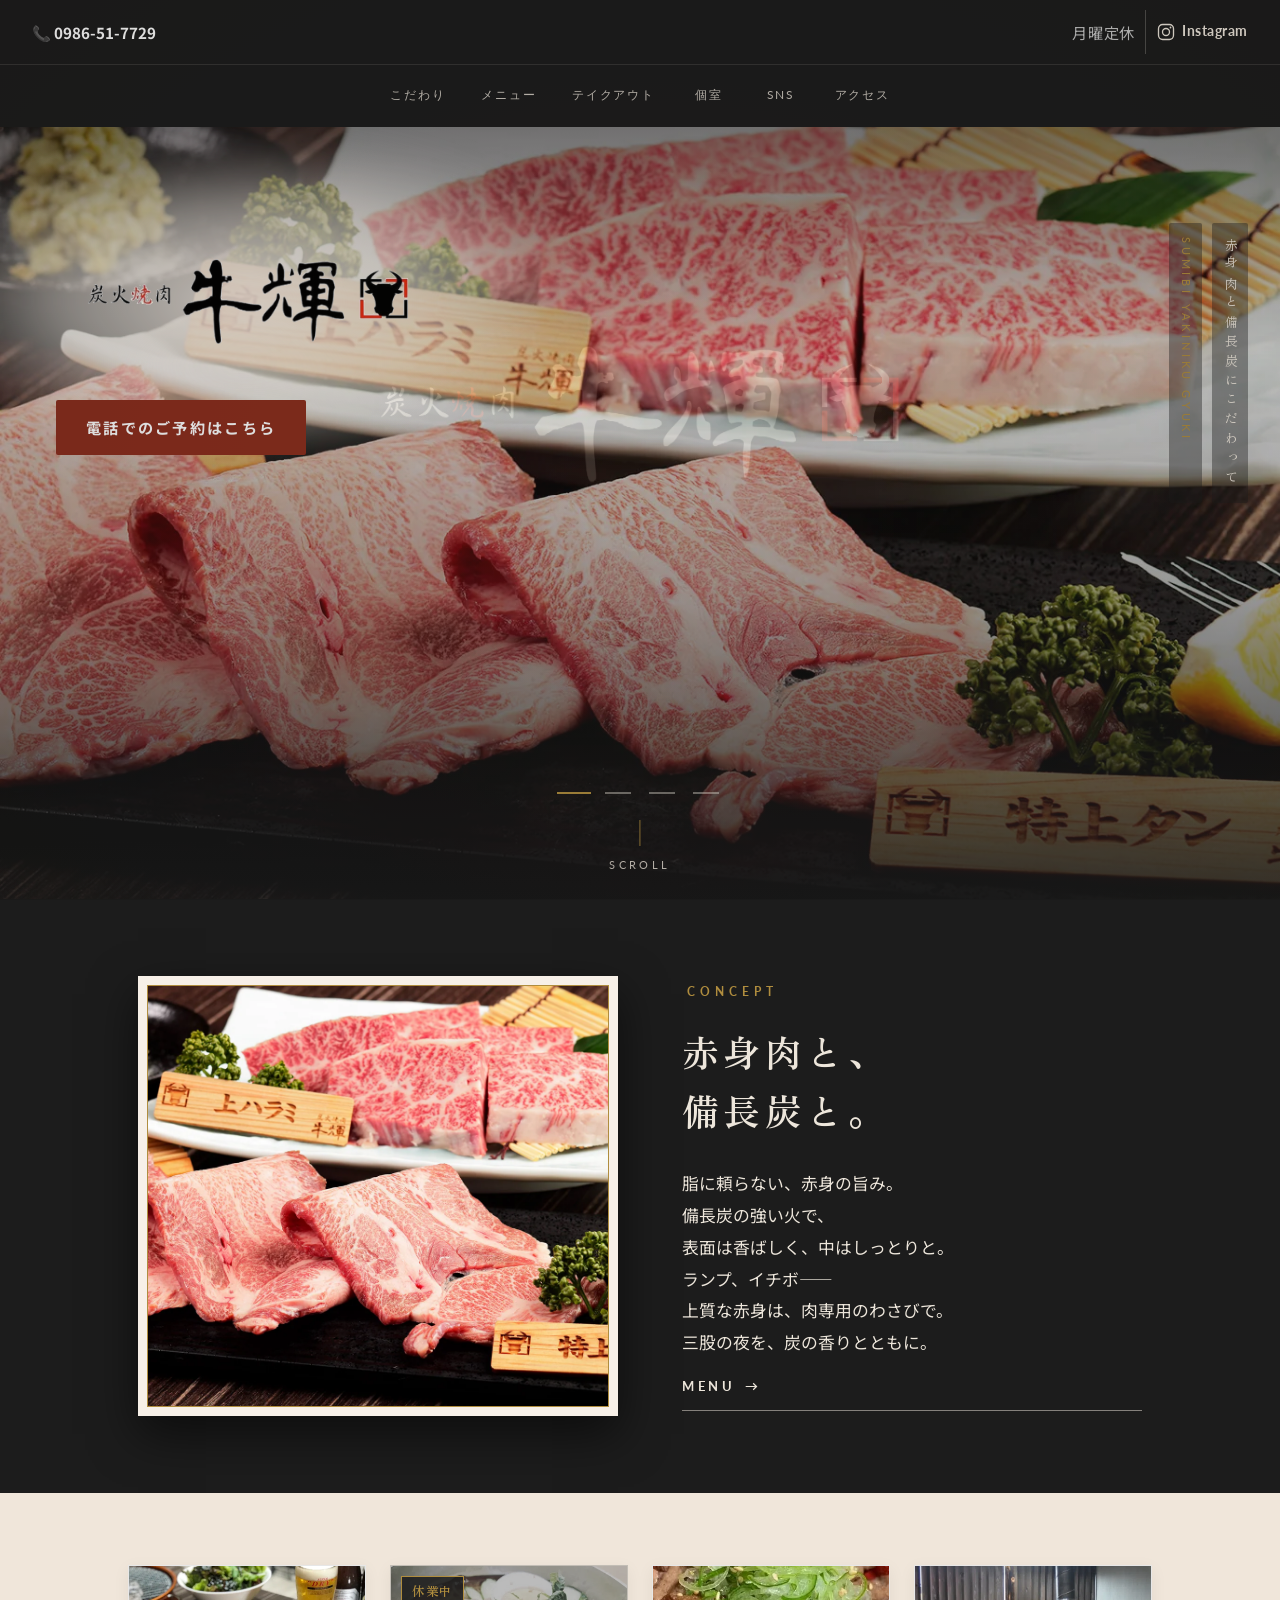
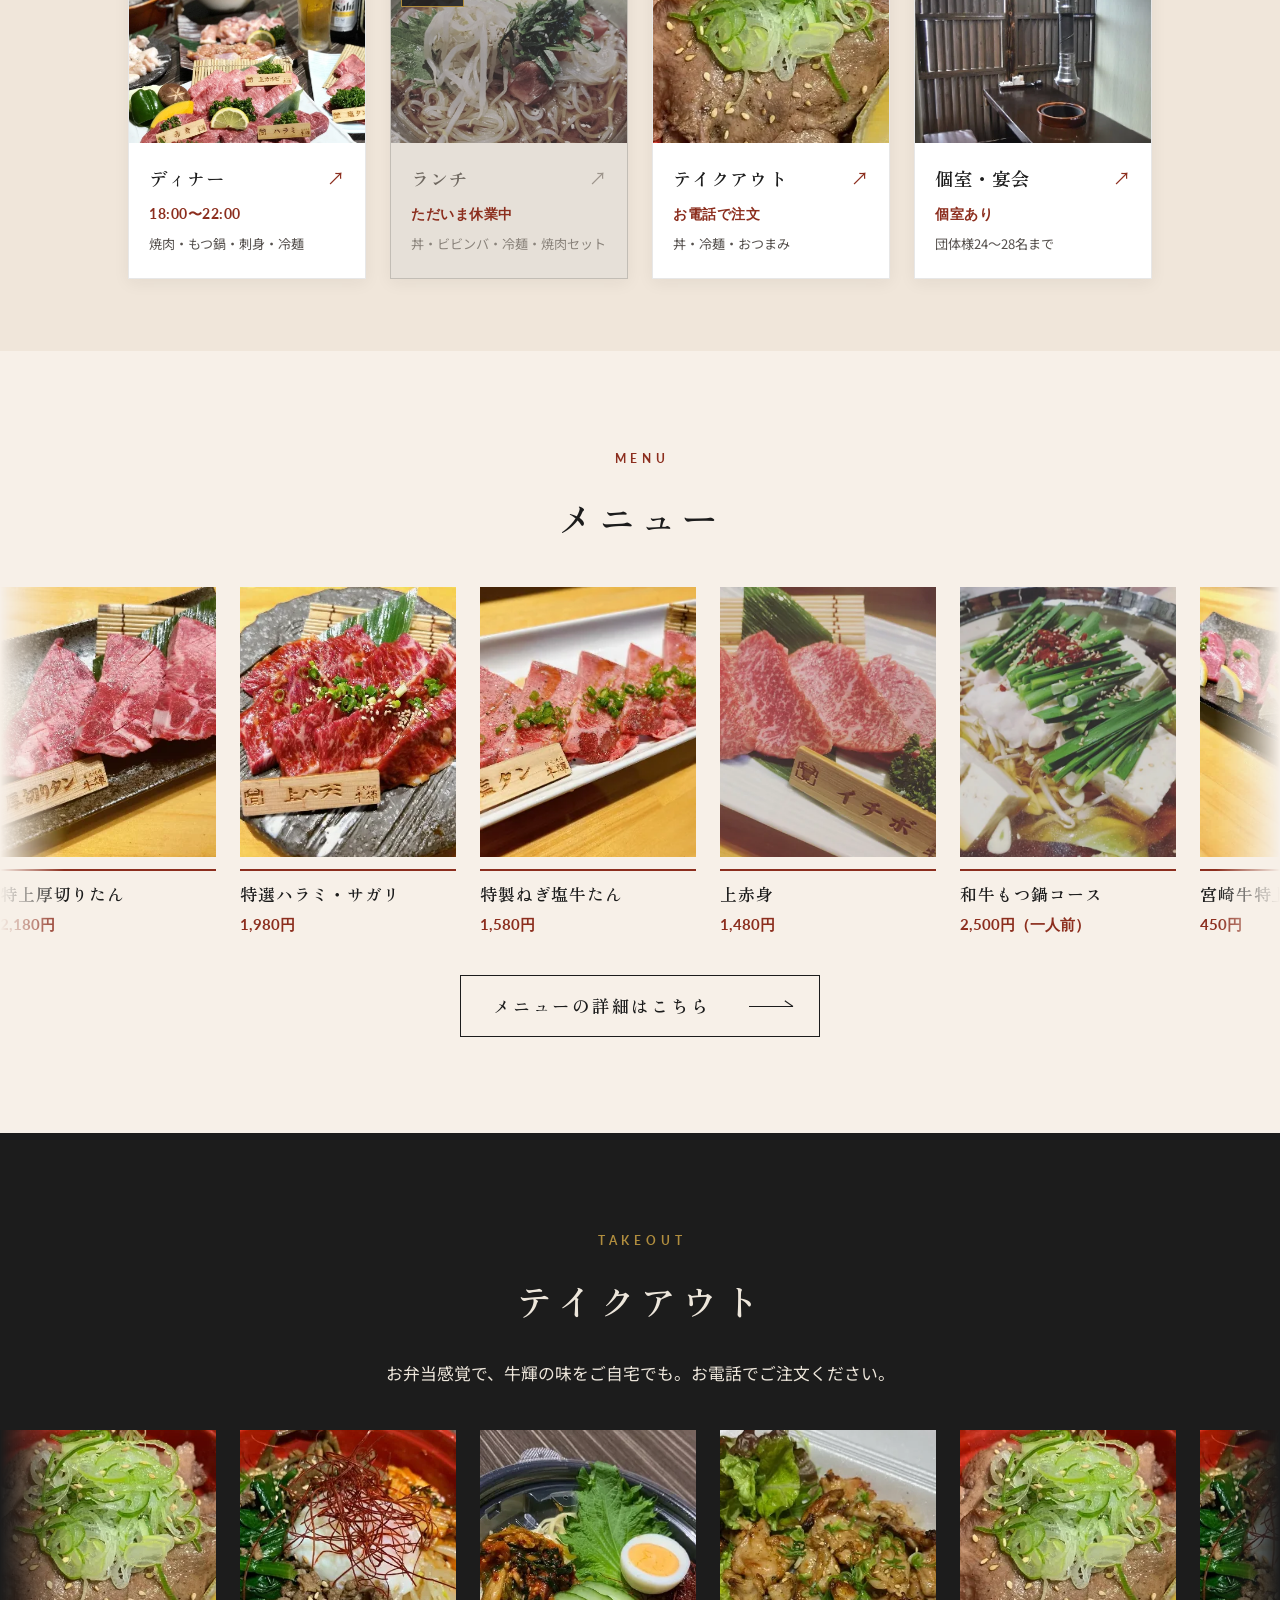
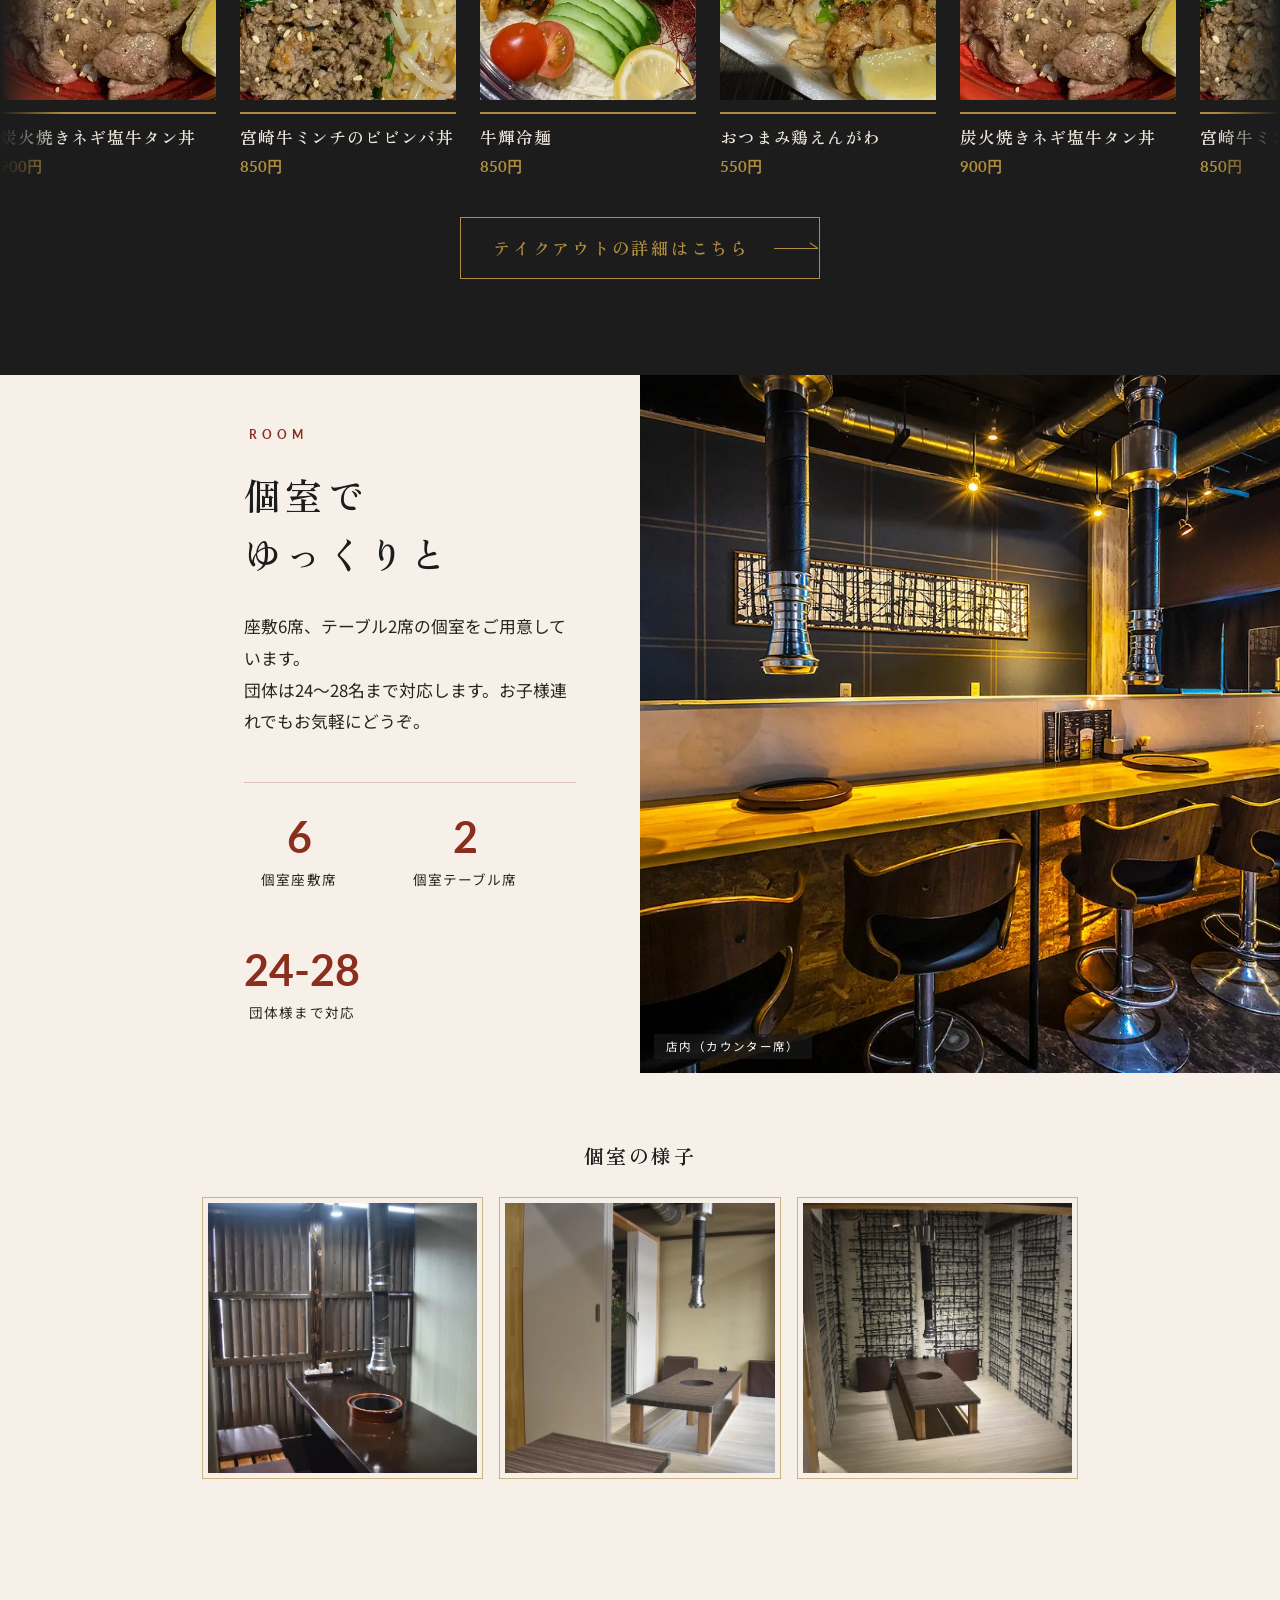
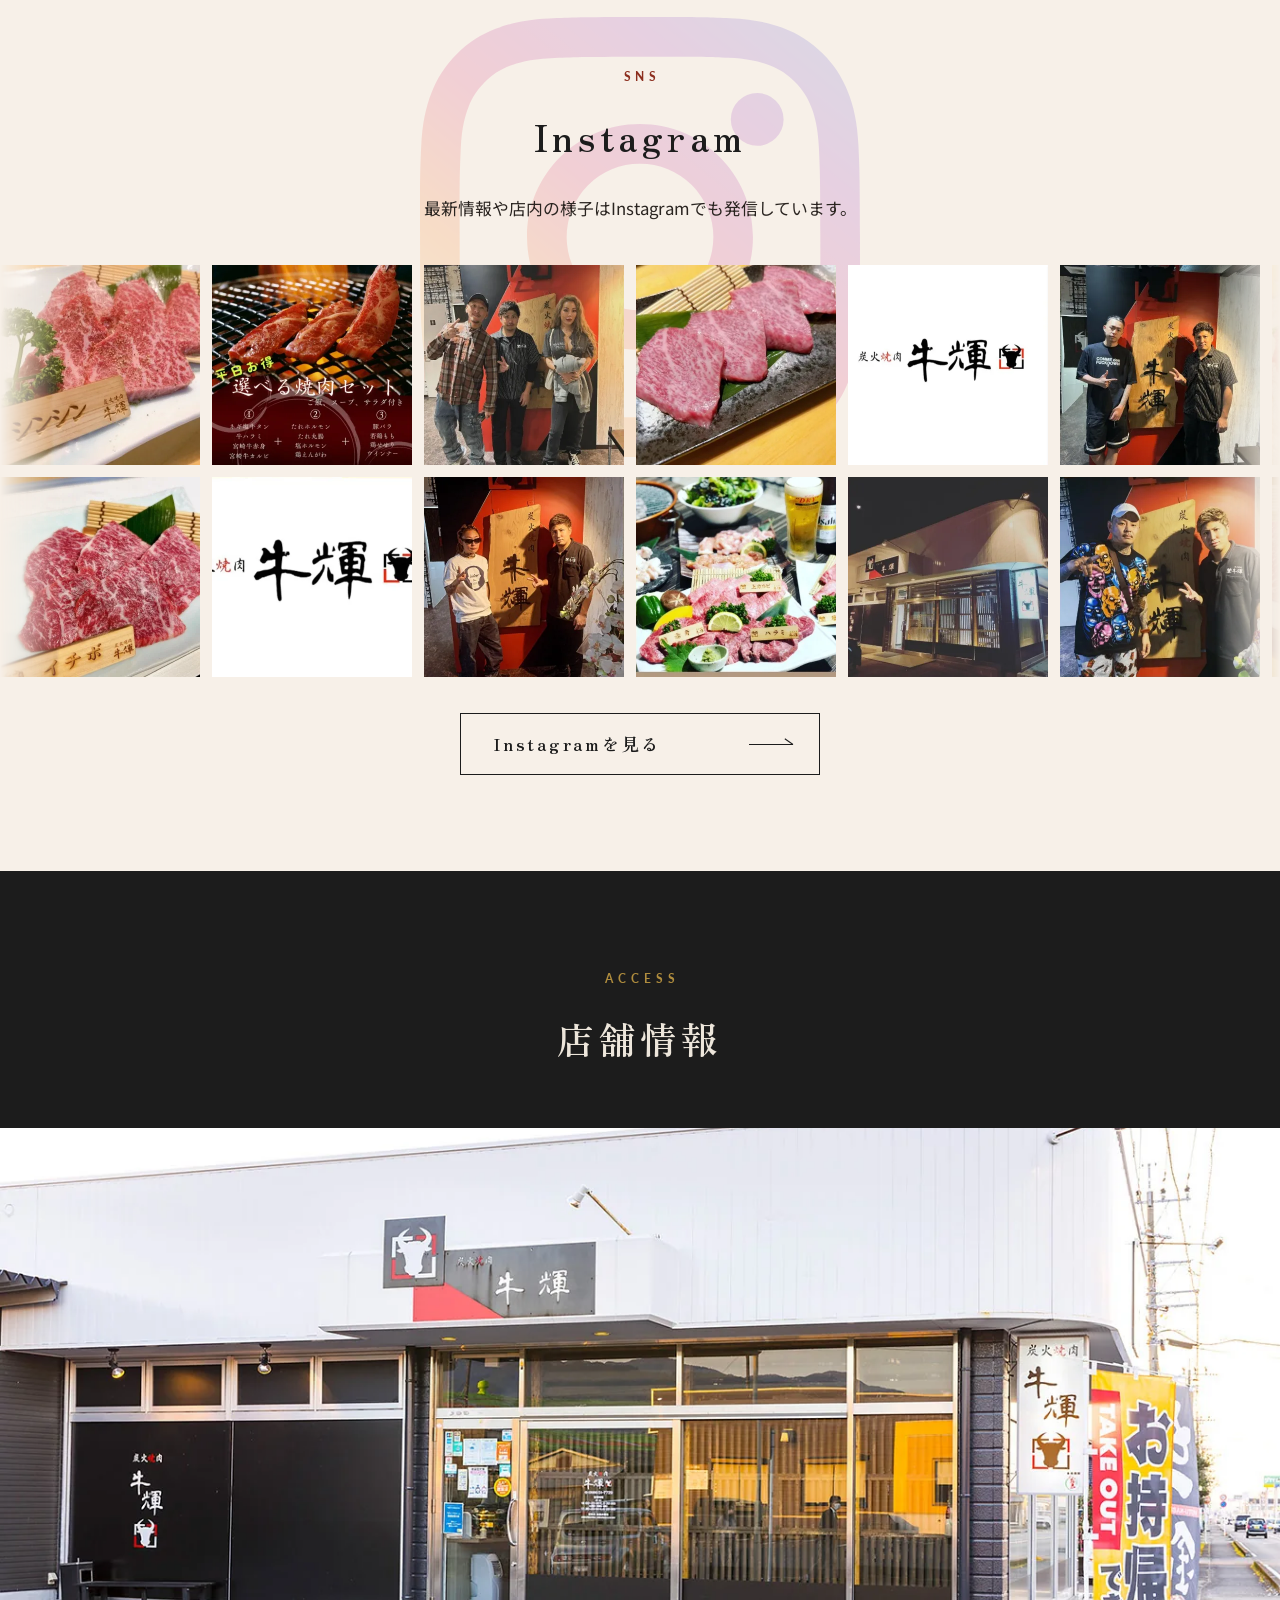
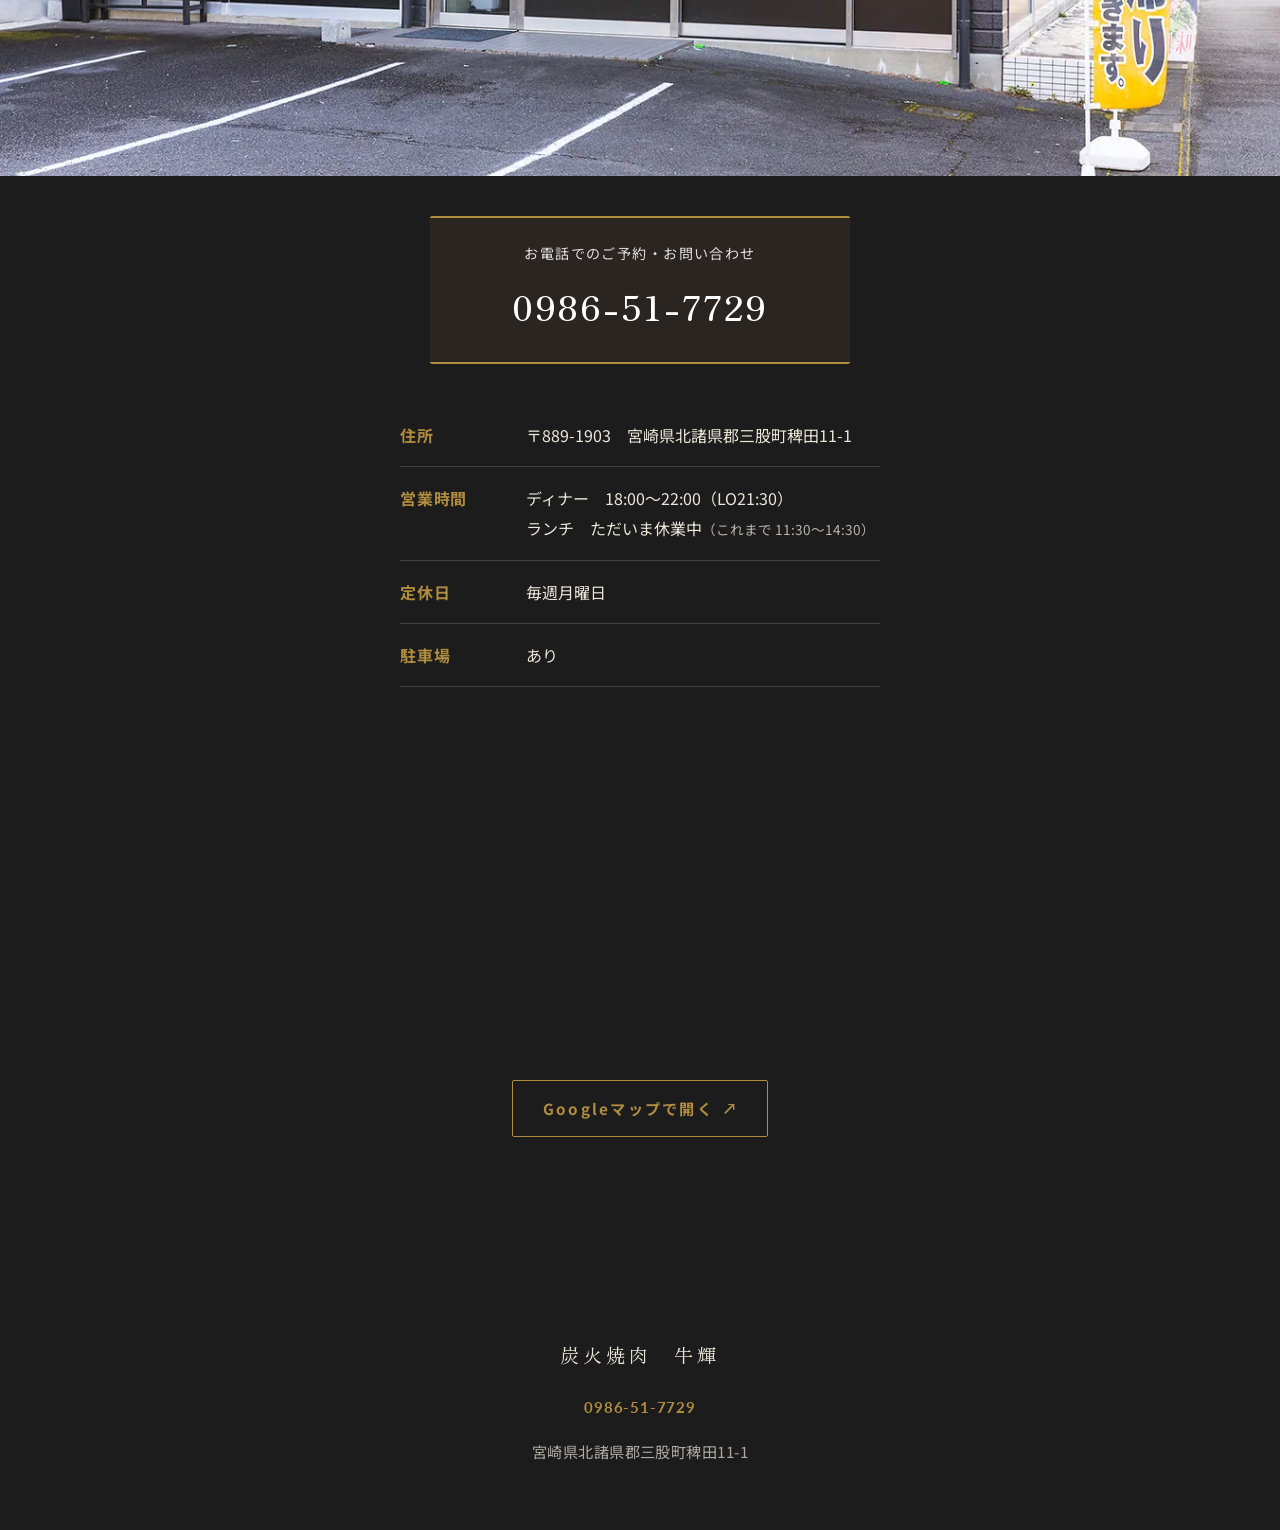
<file: index.html>
<!DOCTYPE html>
<html lang="ja">
<head>
<meta charset="UTF-8">
<meta name="viewport" content="width=device-width, initial-scale=1.0">
<title>炭火焼肉 牛輝（ぎゅうき）｜宮崎県三股町の個室焼肉</title>
<meta name="description" content="宮崎県北諸県郡三股町の個室焼肉店「炭火焼肉 牛輝」。赤身肉と備長炭にこだわった焼肉店です。座敷6席・テーブル2席の個室あり、団体24〜28名まで対応。テイクアウトも承ります。">
<link rel="preconnect" href="https://fonts.googleapis.com">
<link rel="preconnect" href="https://fonts.gstatic.com" crossorigin>
<link href="https://fonts.googleapis.com/css2?family=Lato:wght@400;700&family=Noto+Sans+JP:wght@400;500;700&family=Zen+Old+Mincho:wght@400;600&display=swap" rel="stylesheet">
<link rel="stylesheet" href="style.css?v=20261113f">
<link rel="stylesheet" href="intro.css?v=20261115e4">
<script>try{var r=document.documentElement,q=location.search;if(!matchMedia('(prefers-reduced-motion: reduce)').matches&&(/[?&]intro(capture)?\b/.test(q)||!sessionStorage.getItem('gyuki-intro'))){r.classList.add('has-intro');sessionStorage.setItem('gyuki-intro','1');new Image().src='assets/img/logo-ink.webp?v=20261115e4';if(!/[?&]introcapture\b/.test(q))setTimeout(function(){r.classList.remove('has-intro');},9500);}}catch(e){}</script>
</head>
<body>
<div class="intro" data-variant="e" data-logo="assets/img/logo-ink.webp?v=20261115e4" aria-hidden="true"><canvas class="intro__canvas"></canvas></div>

<div class="top-bar">
  <div class="top-bar__row">
    <a class="top-bar__tel" href="tel:0986517729">📞 0986-51-7729</a>
    <div class="top-bar__side">
      <span class="top-bar__hours">月曜定休</span>
      <a class="top-bar__insta" href="https://www.instagram.com/gyuki_yakiniku/" target="_blank" rel="noopener" aria-label="Instagram（新しいタブで開きます）">
        <svg viewBox="0 0 24 24" width="20" height="20" aria-hidden="true" fill="none" stroke="currentColor" stroke-width="1.6"><rect x="3" y="3" width="18" height="18" rx="5"/><circle cx="12" cy="12" r="4.2"/><circle cx="17.4" cy="6.6" r="1.1" fill="currentColor" stroke="none"/></svg>
        <span class="top-bar__insta-label">Instagram</span>
      </a>
    </div>
  </div>
  <nav class="top-bar__nav">
    <a href="#concept">こだわり</a>
    <a href="menu.html">メニュー</a>
    <a href="takeout.html">テイクアウト</a>
    <a href="#room">個室</a>
    <a href="#sns">SNS</a>
    <a href="#info">アクセス</a>
  </nav>
</div>

<header class="hero">
  <div class="hero__slides">
    <div class="hero__slide is-active">
      <img class="hero__bg" src="assets/img/concept-meat.webp?v=20261010a" alt="上ハラミと特上タンの盛り合わせ">
    </div>
    <div class="hero__slide">
      <img class="hero__bg" src="assets/img/interior-counter.webp?v=20261010a" alt="炭火焼肉 牛輝の店内（カウンター席）" decoding="async">
    </div>
    <div class="hero__slide">
      <img class="hero__bg" src="assets/img/hero-moriawase.webp?v=20260925a" alt="牛輝の焼肉盛り合わせ（上カルビ・赤身・ハラミ・塩タン）" decoding="async">
    </div>
    <div class="hero__slide">
      <picture>
        <source media="(max-width: 767px)" srcset="assets/img/hero-rooms-tall.webp?v=20261112a">
        <img class="hero__bg" src="assets/img/hero-rooms-wide.webp?v=20261011a" alt="牛輝の木製看板と、個室の座敷・テーブル席" decoding="async">
      </picture>
    </div>
  </div>
  <div class="hero__overlay"></div>

  <div class="hero__vertical-group">
    <p class="hero__vertical-jp" aria-hidden="true">赤身肉と備長炭にこだわって</p>
    <p class="hero__vertical-en" aria-hidden="true">SUMIBI YAKINIKU GYUKI</p>
  </div>

  <div class="hero__content">
    <div class="hero__badge">
      <img class="hero__logo" src="assets/img/logo.webp?v=20260927a" alt="炭火焼肉 牛輝">
    </div>
    <a class="btn btn--primary" href="tel:0986517729">電話でのご予約はこちら</a>
  </div>

  <p class="hero__scroll" aria-hidden="true"><span></span>SCROLL</p>
</header>

<main>

  <section class="band band--dark" id="concept">
    <div class="band__split band__split--framed">
      <figure class="band__split-photo reveal">
        <img src="assets/img/concept-meat.webp?v=20261010a" alt="上ハラミと特上タンの盛り合わせ" loading="lazy">
      </figure>
      <div class="band__split-text">
        <p class="eyebrow reveal">CONCEPT</p>
        <h2 class="section__title reveal">赤身肉と、<br>備長炭と。</h2>
        <p class="section__lead reveal">
          脂に頼らない、赤身の旨み。<br>
          備長炭の強い火で、<br>
          表面は香ばしく、中はしっとりと。<br>
          ランプ、イチボ――<br>
          上質な赤身は、肉専用のわさびで。<br>
          三股の夜を、炭の香りとともに。
        </p>
        <a class="ghost-link reveal" href="menu.html">MENU<span class="ghost-link__arrow">→</span></a>
      </div>
    </div>
  </section>

  <section class="band band--sub" id="scene" aria-label="ご利用の場面">
    <div class="section-inner section-inner--wide section-inner--scene">
      <ul class="scene-list">
        <li class="reveal">
          <a class="scene-card" href="menu.html">
            <img class="scene-card__img" src="assets/img/hero-moriawase.webp?v=20260925a" alt="" loading="lazy">
            <span class="scene-card__body">
              <span class="scene-card__head"><span class="scene-card__title">ディナー</span><span class="scene-card__arrow" aria-hidden="true">↗</span></span>
              <span class="scene-card__meta">18:00〜22:00</span>
              <span class="scene-card__desc"><span class="kw">焼肉・</span><span class="kw">もつ鍋・</span><span class="kw">刺身・</span><span class="kw">冷麺</span></span>
            </span>
          </a>
        </li>
        <li class="reveal">
          <a class="scene-card scene-card--paused" href="menu.html#lunch">
            <img class="scene-card__img" src="assets/img/dish-reimen.webp?v=20260925a" alt="" loading="lazy">
            <span class="scene-card__badge">休業中</span>
            <span class="scene-card__body">
              <span class="scene-card__head"><span class="scene-card__title">ランチ</span><span class="scene-card__arrow" aria-hidden="true">↗</span></span>
              <span class="scene-card__meta">ただいま休業中</span>
              <span class="scene-card__desc"><span class="kw">丼・</span><span class="kw">ビビンバ・</span><span class="kw">冷麺・</span><span class="kw">焼肉セット</span></span>
            </span>
          </a>
        </li>
        <li class="reveal">
          <a class="scene-card" href="takeout.html">
            <img class="scene-card__img" src="assets/img/takeout-tandon.webp?v=20260925a" alt="" loading="lazy">
            <span class="scene-card__body">
              <span class="scene-card__head"><span class="scene-card__title">テイクアウト</span><span class="scene-card__arrow" aria-hidden="true">↗</span></span>
              <span class="scene-card__meta">お電話で注文</span>
              <span class="scene-card__desc"><span class="kw">丼・</span><span class="kw">冷麺・</span><span class="kw">おつまみ</span></span>
            </span>
          </a>
        </li>
        <li class="reveal">
          <a class="scene-card" href="#room">
            <img class="scene-card__img" src="assets/img/room-a.webp?v=20261011a" alt="" loading="lazy">
            <span class="scene-card__body">
              <span class="scene-card__head"><span class="scene-card__title">個室・宴会</span><span class="scene-card__arrow" aria-hidden="true">↗</span></span>
              <span class="scene-card__meta">個室あり</span>
              <span class="scene-card__desc"><span class="kw">団体様24〜28名まで</span></span>
            </span>
          </a>
        </li>
      </ul>
    </div>
  </section>

  <section class="band band--light" id="menu">
    <div class="section-inner section-inner--before-marquee">
      <p class="eyebrow eyebrow--dark reveal">MENU</p>
      <h2 class="section__title section__title--dark reveal">メニュー</h2>
    </div>
      <div class="marquee" style="--marquee-duration: 70s" role="region" aria-label="メニューの写真（自動で流れます）" tabindex="0">
        <ul class="marquee__track">
          <li class="dish">
            <img class="dish__img" src="assets/img/cut-atsugiri-tan.webp?v=20261111a" alt="特上厚切りたん" loading="lazy">
            <p class="dish__name">特上厚切りたん</p>
            <p class="dish__price">2,180円</p>
          </li>
          <li class="dish">
            <img class="dish__img" src="assets/img/cut-harami.webp?v=20261111a" alt="特選ハラミ・サガリ" loading="lazy">
            <p class="dish__name">特選ハラミ・サガリ</p>
            <p class="dish__price">1,980円</p>
          </li>
          <li class="dish">
            <img class="dish__img" src="assets/img/cut-nama-tan.webp?v=20260925a" alt="特製ねぎ塩牛たん" loading="lazy">
            <p class="dish__name">特製ねぎ塩牛たん</p>
            <p class="dish__price">1,580円</p>
          </li>
          <li class="dish">
            <img class="dish__img" src="assets/img/cut-ichibo.webp?v=20260925a" alt="上赤身" loading="lazy">
            <p class="dish__name">上赤身</p>
            <p class="dish__price">1,480円</p>
          </li>
          <li class="dish">
            <img class="dish__img" src="assets/img/dish-motsunabe.webp?v=20261112a" alt="和牛もつ鍋コース" loading="lazy">
            <p class="dish__name">和牛もつ鍋コース</p>
            <p class="dish__price">2,500円（一人前）</p>
          </li>
          <li class="dish">
            <img class="dish__img" src="assets/img/dish-nigiri.webp?v=20261111a" alt="宮崎牛特上握り（一貫）" loading="lazy">
            <p class="dish__name">宮崎牛特上握り（一貫）</p>
            <p class="dish__price">450円</p>
          </li>
          <li class="dish">
            <img class="dish__img" src="assets/img/dish-reimen.webp?v=20260925a" alt="牛輝冷麺" loading="lazy">
            <p class="dish__name">牛輝冷麺</p>
            <p class="dish__price">1,000円</p>
          </li>
          <li aria-hidden="true" class="dish">
            <img class="dish__img" src="assets/img/cut-atsugiri-tan.webp?v=20261111a" alt="特上厚切りたん" loading="lazy">
            <p class="dish__name">特上厚切りたん</p>
            <p class="dish__price">2,180円</p>
          </li>
          <li aria-hidden="true" class="dish">
            <img class="dish__img" src="assets/img/cut-harami.webp?v=20261111a" alt="特選ハラミ・サガリ" loading="lazy">
            <p class="dish__name">特選ハラミ・サガリ</p>
            <p class="dish__price">1,980円</p>
          </li>
          <li aria-hidden="true" class="dish">
            <img class="dish__img" src="assets/img/cut-nama-tan.webp?v=20260925a" alt="特製ねぎ塩牛たん" loading="lazy">
            <p class="dish__name">特製ねぎ塩牛たん</p>
            <p class="dish__price">1,580円</p>
          </li>
          <li aria-hidden="true" class="dish">
            <img class="dish__img" src="assets/img/cut-ichibo.webp?v=20260925a" alt="上赤身" loading="lazy">
            <p class="dish__name">上赤身</p>
            <p class="dish__price">1,480円</p>
          </li>
          <li aria-hidden="true" class="dish">
            <img class="dish__img" src="assets/img/dish-motsunabe.webp?v=20261112a" alt="和牛もつ鍋コース" loading="lazy">
            <p class="dish__name">和牛もつ鍋コース</p>
            <p class="dish__price">2,500円（一人前）</p>
          </li>
          <li aria-hidden="true" class="dish">
            <img class="dish__img" src="assets/img/dish-nigiri.webp?v=20261111a" alt="宮崎牛特上握り（一貫）" loading="lazy">
            <p class="dish__name">宮崎牛特上握り（一貫）</p>
            <p class="dish__price">450円</p>
          </li>
          <li aria-hidden="true" class="dish">
            <img class="dish__img" src="assets/img/dish-reimen.webp?v=20260925a" alt="牛輝冷麺" loading="lazy">
            <p class="dish__name">牛輝冷麺</p>
            <p class="dish__price">1,000円</p>
          </li>
          <li aria-hidden="true" class="dish">
            <img class="dish__img" src="assets/img/cut-atsugiri-tan.webp?v=20261111a" alt="特上厚切りたん" loading="lazy">
            <p class="dish__name">特上厚切りたん</p>
            <p class="dish__price">2,180円</p>
          </li>
          <li aria-hidden="true" class="dish">
            <img class="dish__img" src="assets/img/cut-harami.webp?v=20261111a" alt="特選ハラミ・サガリ" loading="lazy">
            <p class="dish__name">特選ハラミ・サガリ</p>
            <p class="dish__price">1,980円</p>
          </li>
          <li aria-hidden="true" class="dish">
            <img class="dish__img" src="assets/img/cut-nama-tan.webp?v=20260925a" alt="特製ねぎ塩牛たん" loading="lazy">
            <p class="dish__name">特製ねぎ塩牛たん</p>
            <p class="dish__price">1,580円</p>
          </li>
          <li aria-hidden="true" class="dish">
            <img class="dish__img" src="assets/img/cut-ichibo.webp?v=20260925a" alt="上赤身" loading="lazy">
            <p class="dish__name">上赤身</p>
            <p class="dish__price">1,480円</p>
          </li>
          <li aria-hidden="true" class="dish">
            <img class="dish__img" src="assets/img/dish-motsunabe.webp?v=20261112a" alt="和牛もつ鍋コース" loading="lazy">
            <p class="dish__name">和牛もつ鍋コース</p>
            <p class="dish__price">2,500円（一人前）</p>
          </li>
          <li aria-hidden="true" class="dish">
            <img class="dish__img" src="assets/img/dish-nigiri.webp?v=20261111a" alt="宮崎牛特上握り（一貫）" loading="lazy">
            <p class="dish__name">宮崎牛特上握り（一貫）</p>
            <p class="dish__price">450円</p>
          </li>
          <li aria-hidden="true" class="dish">
            <img class="dish__img" src="assets/img/dish-reimen.webp?v=20260925a" alt="牛輝冷麺" loading="lazy">
            <p class="dish__name">牛輝冷麺</p>
            <p class="dish__price">1,000円</p>
          </li>
          <li aria-hidden="true" class="dish">
            <img class="dish__img" src="assets/img/cut-atsugiri-tan.webp?v=20261111a" alt="特上厚切りたん" loading="lazy">
            <p class="dish__name">特上厚切りたん</p>
            <p class="dish__price">2,180円</p>
          </li>
          <li aria-hidden="true" class="dish">
            <img class="dish__img" src="assets/img/cut-harami.webp?v=20261111a" alt="特選ハラミ・サガリ" loading="lazy">
            <p class="dish__name">特選ハラミ・サガリ</p>
            <p class="dish__price">1,980円</p>
          </li>
          <li aria-hidden="true" class="dish">
            <img class="dish__img" src="assets/img/cut-nama-tan.webp?v=20260925a" alt="特製ねぎ塩牛たん" loading="lazy">
            <p class="dish__name">特製ねぎ塩牛たん</p>
            <p class="dish__price">1,580円</p>
          </li>
          <li aria-hidden="true" class="dish">
            <img class="dish__img" src="assets/img/cut-ichibo.webp?v=20260925a" alt="上赤身" loading="lazy">
            <p class="dish__name">上赤身</p>
            <p class="dish__price">1,480円</p>
          </li>
          <li aria-hidden="true" class="dish">
            <img class="dish__img" src="assets/img/dish-motsunabe.webp?v=20261112a" alt="和牛もつ鍋コース" loading="lazy">
            <p class="dish__name">和牛もつ鍋コース</p>
            <p class="dish__price">2,500円（一人前）</p>
          </li>
          <li aria-hidden="true" class="dish">
            <img class="dish__img" src="assets/img/dish-nigiri.webp?v=20261111a" alt="宮崎牛特上握り（一貫）" loading="lazy">
            <p class="dish__name">宮崎牛特上握り（一貫）</p>
            <p class="dish__price">450円</p>
          </li>
          <li aria-hidden="true" class="dish">
            <img class="dish__img" src="assets/img/dish-reimen.webp?v=20260925a" alt="牛輝冷麺" loading="lazy">
            <p class="dish__name">牛輝冷麺</p>
            <p class="dish__price">1,000円</p>
          </li>
        </ul>
      </div>
    <div class="after-marquee">
      <p class="more-wrap reveal"><a class="more-btn" href="menu.html">メニューの詳細はこちら<span class="more-btn__arrow" aria-hidden="true"></span></a></p>
    </div>
  </section>

  <section class="band band--dark" id="takeout">
    <div class="section-inner section-inner--before-marquee">
      <p class="eyebrow reveal">TAKEOUT</p>
      <h2 class="section__title reveal">テイクアウト</h2>
      <p class="section__lead reveal">お弁当感覚で、牛輝の味をご自宅でも。お電話でご注文ください。</p>
    </div>
      <div class="marquee marquee--right" style="--marquee-duration: 60s" role="region" aria-label="テイクアウトの写真（自動で流れます）" tabindex="0">
        <ul class="marquee__track">
          <li class="dish">
            <img class="dish__img" src="assets/img/takeout-tandon.webp?v=20260925a" alt="炭火焼きネギ塩牛タン丼" loading="lazy">
            <p class="dish__name">炭火焼きネギ塩牛タン丼</p>
            <p class="dish__price">900円</p>
          </li>
          <li class="dish">
            <img class="dish__img" src="assets/img/takeout-bibimba.webp?v=20260925a" alt="宮崎牛ミンチのビビンバ丼" loading="lazy">
            <p class="dish__name">宮崎牛ミンチのビビンバ丼</p>
            <p class="dish__price">850円</p>
          </li>
          <li class="dish">
            <img class="dish__img" src="assets/img/takeout-reimen.webp?v=20260925a" alt="牛輝冷麺" loading="lazy">
            <p class="dish__name">牛輝冷麺</p>
            <p class="dish__price">850円</p>
          </li>
          <li class="dish">
            <img class="dish__img" src="assets/img/takeout-engawa.webp?v=20260925a" alt="おつまみ鶏えんがわ" loading="lazy">
            <p class="dish__name">おつまみ鶏えんがわ</p>
            <p class="dish__price">550円</p>
          </li>
          <li aria-hidden="true" class="dish">
            <img class="dish__img" src="assets/img/takeout-tandon.webp?v=20260925a" alt="炭火焼きネギ塩牛タン丼" loading="lazy">
            <p class="dish__name">炭火焼きネギ塩牛タン丼</p>
            <p class="dish__price">900円</p>
          </li>
          <li aria-hidden="true" class="dish">
            <img class="dish__img" src="assets/img/takeout-bibimba.webp?v=20260925a" alt="宮崎牛ミンチのビビンバ丼" loading="lazy">
            <p class="dish__name">宮崎牛ミンチのビビンバ丼</p>
            <p class="dish__price">850円</p>
          </li>
          <li aria-hidden="true" class="dish">
            <img class="dish__img" src="assets/img/takeout-reimen.webp?v=20260925a" alt="牛輝冷麺" loading="lazy">
            <p class="dish__name">牛輝冷麺</p>
            <p class="dish__price">850円</p>
          </li>
          <li aria-hidden="true" class="dish">
            <img class="dish__img" src="assets/img/takeout-engawa.webp?v=20260925a" alt="おつまみ鶏えんがわ" loading="lazy">
            <p class="dish__name">おつまみ鶏えんがわ</p>
            <p class="dish__price">550円</p>
          </li>
          <li aria-hidden="true" class="dish">
            <img class="dish__img" src="assets/img/takeout-tandon.webp?v=20260925a" alt="炭火焼きネギ塩牛タン丼" loading="lazy">
            <p class="dish__name">炭火焼きネギ塩牛タン丼</p>
            <p class="dish__price">900円</p>
          </li>
          <li aria-hidden="true" class="dish">
            <img class="dish__img" src="assets/img/takeout-bibimba.webp?v=20260925a" alt="宮崎牛ミンチのビビンバ丼" loading="lazy">
            <p class="dish__name">宮崎牛ミンチのビビンバ丼</p>
            <p class="dish__price">850円</p>
          </li>
          <li aria-hidden="true" class="dish">
            <img class="dish__img" src="assets/img/takeout-reimen.webp?v=20260925a" alt="牛輝冷麺" loading="lazy">
            <p class="dish__name">牛輝冷麺</p>
            <p class="dish__price">850円</p>
          </li>
          <li aria-hidden="true" class="dish">
            <img class="dish__img" src="assets/img/takeout-engawa.webp?v=20260925a" alt="おつまみ鶏えんがわ" loading="lazy">
            <p class="dish__name">おつまみ鶏えんがわ</p>
            <p class="dish__price">550円</p>
          </li>
          <li aria-hidden="true" class="dish">
            <img class="dish__img" src="assets/img/takeout-tandon.webp?v=20260925a" alt="炭火焼きネギ塩牛タン丼" loading="lazy">
            <p class="dish__name">炭火焼きネギ塩牛タン丼</p>
            <p class="dish__price">900円</p>
          </li>
          <li aria-hidden="true" class="dish">
            <img class="dish__img" src="assets/img/takeout-bibimba.webp?v=20260925a" alt="宮崎牛ミンチのビビンバ丼" loading="lazy">
            <p class="dish__name">宮崎牛ミンチのビビンバ丼</p>
            <p class="dish__price">850円</p>
          </li>
          <li aria-hidden="true" class="dish">
            <img class="dish__img" src="assets/img/takeout-reimen.webp?v=20260925a" alt="牛輝冷麺" loading="lazy">
            <p class="dish__name">牛輝冷麺</p>
            <p class="dish__price">850円</p>
          </li>
          <li aria-hidden="true" class="dish">
            <img class="dish__img" src="assets/img/takeout-engawa.webp?v=20260925a" alt="おつまみ鶏えんがわ" loading="lazy">
            <p class="dish__name">おつまみ鶏えんがわ</p>
            <p class="dish__price">550円</p>
          </li>
          <li aria-hidden="true" class="dish">
            <img class="dish__img" src="assets/img/takeout-tandon.webp?v=20260925a" alt="炭火焼きネギ塩牛タン丼" loading="lazy">
            <p class="dish__name">炭火焼きネギ塩牛タン丼</p>
            <p class="dish__price">900円</p>
          </li>
          <li aria-hidden="true" class="dish">
            <img class="dish__img" src="assets/img/takeout-bibimba.webp?v=20260925a" alt="宮崎牛ミンチのビビンバ丼" loading="lazy">
            <p class="dish__name">宮崎牛ミンチのビビンバ丼</p>
            <p class="dish__price">850円</p>
          </li>
          <li aria-hidden="true" class="dish">
            <img class="dish__img" src="assets/img/takeout-reimen.webp?v=20260925a" alt="牛輝冷麺" loading="lazy">
            <p class="dish__name">牛輝冷麺</p>
            <p class="dish__price">850円</p>
          </li>
          <li aria-hidden="true" class="dish">
            <img class="dish__img" src="assets/img/takeout-engawa.webp?v=20260925a" alt="おつまみ鶏えんがわ" loading="lazy">
            <p class="dish__name">おつまみ鶏えんがわ</p>
            <p class="dish__price">550円</p>
          </li>
          <li aria-hidden="true" class="dish">
            <img class="dish__img" src="assets/img/takeout-tandon.webp?v=20260925a" alt="炭火焼きネギ塩牛タン丼" loading="lazy">
            <p class="dish__name">炭火焼きネギ塩牛タン丼</p>
            <p class="dish__price">900円</p>
          </li>
          <li aria-hidden="true" class="dish">
            <img class="dish__img" src="assets/img/takeout-bibimba.webp?v=20260925a" alt="宮崎牛ミンチのビビンバ丼" loading="lazy">
            <p class="dish__name">宮崎牛ミンチのビビンバ丼</p>
            <p class="dish__price">850円</p>
          </li>
          <li aria-hidden="true" class="dish">
            <img class="dish__img" src="assets/img/takeout-reimen.webp?v=20260925a" alt="牛輝冷麺" loading="lazy">
            <p class="dish__name">牛輝冷麺</p>
            <p class="dish__price">850円</p>
          </li>
          <li aria-hidden="true" class="dish">
            <img class="dish__img" src="assets/img/takeout-engawa.webp?v=20260925a" alt="おつまみ鶏えんがわ" loading="lazy">
            <p class="dish__name">おつまみ鶏えんがわ</p>
            <p class="dish__price">550円</p>
          </li>
        </ul>
      </div>
    <div class="after-marquee">
      <p class="more-wrap reveal"><a class="more-btn" href="takeout.html">テイクアウトの詳細はこちら<span class="more-btn__arrow" aria-hidden="true"></span></a></p>
    </div>
  </section>

  <section class="band band--light" id="room">
    <div class="band__split band__split--reverse">
      <figure class="band__split-photo reveal">
        <img src="assets/img/interior-counter.webp?v=20261010a" alt="炭火焼肉 牛輝の店内（カウンター席）" loading="lazy">
        <p class="photo-caption">店内（カウンター席）</p>
      </figure>
      <div class="band__split-text">
        <p class="eyebrow eyebrow--dark reveal">ROOM</p>
        <h2 class="section__title section__title--dark reveal">個室で<br>ゆっくりと</h2>
        <p class="section__lead reveal">
          座敷6席、テーブル2席の個室をご用意しています。<br>
          団体は24〜28名まで対応します。お子様連れでもお気軽にどうぞ。
        </p>
        <ul class="room-list room-list--light reveal">
          <li class="room-list__item">
            <span class="room-list__num">6</span>
            <span class="room-list__label">個室座敷席</span>
          </li>
          <li class="room-list__item">
            <span class="room-list__num">2</span>
            <span class="room-list__label">個室テーブル席</span>
          </li>
          <li class="room-list__item">
            <span class="room-list__num">24-28</span>
            <span class="room-list__label">団体様まで対応</span>
          </li>
        </ul>
      </div>
    </div>

    <div class="room-gallery">
      <p class="room-gallery__label reveal">個室の様子</p>
      <div class="room-gallery__grid">
        <figure class="room-gallery__item reveal">
          <img src="assets/img/room-a.webp?v=20261011a" alt="個室：板張りの壁と無煙ロースターのあるテーブル席" loading="lazy">
        </figure>
        <figure class="room-gallery__item reveal">
          <img src="assets/img/room-b.webp?v=20261011a" alt="個室：ゆったりとした座敷の掘りごたつ席" loading="lazy">
        </figure>
        <figure class="room-gallery__item reveal">
          <img src="assets/img/room-c.webp?v=20261011a" alt="個室：墨色の柄の壁に囲まれた座敷席" loading="lazy">
        </figure>
      </div>
    </div>
  </section>

  <section class="band band--light" id="sns">
    <div class="section-inner section-inner--before-marquee">
      <p class="eyebrow eyebrow--dark reveal">SNS</p>
      <h2 class="section__title section__title--dark reveal">Instagram</h2>
      <p class="section__lead reveal">最新情報や店内の様子はInstagramでも発信しています。</p>

    </div>
      <div class="insta-rows">
        <div class="marquee marquee--right" style="--marquee-duration: 108s" role="region" aria-label="Instagramの投稿（自動で流れます）">
          <ul class="marquee__track">
            <li class="insta-tile"><a href="https://www.instagram.com/gyuki_yakiniku/p/C3ZGPz-RcFv/" target="_blank" rel="noopener"><img src="assets/img/insta/insta-10.webp?v=20261112a" alt="Instagramの投稿：おすすめの赤身肉　シンシン" loading="lazy"></a></li>
            <li class="insta-tile"><a href="https://www.instagram.com/gyuki_yakiniku/p/DN4DJwxk6cy/" target="_blank" rel="noopener"><img src="assets/img/insta/insta-02.webp?v=20261112a" alt="Instagramの投稿：ランチの焼肉の値段を聞かれるので参考までに" loading="lazy"></a></li>
            <li class="insta-tile"><a href="https://www.instagram.com/gyuki_yakiniku/p/C2--n3pSpoa/" target="_blank" rel="noopener"><img src="assets/img/insta/insta-20.webp?v=20261112a" alt="Instagramの投稿：大人気アーティストCREAMさんにご来店頂きました" loading="lazy"></a></li>
            <li class="insta-tile"><a href="https://www.instagram.com/gyuki_yakiniku/p/C3Y-WBBvQ2_/" target="_blank" rel="noopener"><img src="assets/img/insta/insta-11.webp?v=20261112a" alt="Instagramの投稿" loading="lazy"></a></li>
            <li class="insta-tile"><a href="https://www.instagram.com/gyuki_yakiniku/p/DEPlFk-SnCk/" target="_blank" rel="noopener"><img src="assets/img/insta/insta-03.webp?v=20261112a" alt="Instagramの投稿：今年も一年間沢山のお客様にご来店いただきありがとうございました" loading="lazy"></a></li>
            <li class="insta-tile"><a href="https://www.instagram.com/gyuki_yakiniku/p/Cz7SyuEy7-3/" target="_blank" rel="noopener"><img src="assets/img/insta/insta-21.webp?v=20261112a" alt="Instagramの投稿：ヒップホップアーティスト　Candeeさんにご来店いただきました" loading="lazy"></a></li>
            <li class="insta-tile"><a href="https://www.instagram.com/gyuki_yakiniku/p/C3Bzhvjvfw0/" target="_blank" rel="noopener"><img src="assets/img/insta/insta-12.webp?v=20261112a" alt="Instagramの投稿：馬トロ生ユッケ風" loading="lazy"></a></li>
            <li class="insta-tile"><a href="https://www.instagram.com/gyuki_yakiniku/p/DBw_XLeTsqx/" target="_blank" rel="noopener"><img src="assets/img/insta/insta-05.webp?v=20261112a" alt="Instagramの投稿：いよいよ明日よりランチ営業始めます" loading="lazy"></a></li>
            <li class="insta-tile"><a href="https://www.instagram.com/gyuki_yakiniku/p/Cz7R0etSPN1/" target="_blank" rel="noopener"><img src="assets/img/insta/insta-22.webp?v=20261112a" alt="Instagramの投稿：大人気レゲエアーティスト　APOLLOさんにご来店いただきました" loading="lazy"></a></li>
            <li class="insta-tile"><a href="https://www.instagram.com/gyuki_yakiniku/p/C3Byt1hPWMv/" target="_blank" rel="noopener"><img src="assets/img/insta/insta-13.webp?v=20261112a" alt="Instagramの投稿：上塩タン" loading="lazy"></a></li>
            <li class="insta-tile"><a href="https://www.instagram.com/gyuki_yakiniku/p/DBMCFbNyV4t/" target="_blank" rel="noopener"><img src="assets/img/insta/insta-06.webp?v=20261112a" alt="Instagramの投稿：今年も、もつ鍋始まりました" loading="lazy"></a></li>
            <li class="insta-tile"><a href="https://www.instagram.com/gyuki_yakiniku/p/Cz7RW-mygxU/" target="_blank" rel="noopener"><img src="assets/img/insta/insta-23.webp?v=20261112a" alt="Instagramの投稿：大人気レゲエアーティスト　CHEHONさんにご来店いただきました" loading="lazy"></a></li>
            <li class="insta-tile"><a href="https://www.instagram.com/gyuki_yakiniku/p/C3Bx2JoPXFk/" target="_blank" rel="noopener"><img src="assets/img/insta/insta-14.webp?v=20261112a" alt="Instagramの投稿：牛タン好きにはたまらない厚切りタンです" loading="lazy"></a></li>
            <li class="insta-tile"><a href="https://www.instagram.com/gyuki_yakiniku/p/C3lyz8avUfV/" target="_blank" rel="noopener"><img src="assets/img/insta/insta-09.webp?v=20261112a" alt="Instagramの投稿：炙りチーズ石焼ビビンバ" loading="lazy"></a></li>
            <li class="insta-tile"><a href="https://www.instagram.com/gyuki_yakiniku/p/Cz7Qlx9yBP9/" target="_blank" rel="noopener"><img src="assets/img/insta/insta-24.webp?v=20261112a" alt="Instagramの投稿：レゲエアーティスト　775 ナナコさんに" loading="lazy"></a></li>
            <li class="insta-tile"><a href="https://www.instagram.com/gyuki_yakiniku/p/C3BvqT-vEyZ/" target="_blank" rel="noopener"><img src="assets/img/insta/insta-15.webp?v=20261112a" alt="Instagramの投稿：赤身肉の希少部位　ランプ" loading="lazy"></a></li>
            <li class="insta-tile"><a href="https://www.instagram.com/gyuki_yakiniku/p/C2-_sEBycWs/" target="_blank" rel="noopener"><img src="assets/img/insta/insta-18.webp?v=20261112a" alt="Instagramの投稿：赤身肉のカルパッチョ" loading="lazy"></a></li>
            <li class="insta-tile"><a href="https://www.instagram.com/gyuki_yakiniku/p/Ch3ZYCXpo3I/" target="_blank" rel="noopener"><img src="assets/img/insta/insta-27.webp?v=20261112a" alt="Instagramの投稿：７月１６日" loading="lazy"></a></li>
            <li class="insta-tile"><a href="https://www.instagram.com/gyuki_yakiniku/p/C3BvJzLvgye/" target="_blank" rel="noopener"><img src="assets/img/insta/insta-16.webp?v=20261112a" alt="Instagramの投稿：柔らかい肉の代表" loading="lazy"></a></li>
            <li class="insta-tile"><a href="https://www.instagram.com/gyuki_yakiniku/p/CzpqDiKRpTl/" target="_blank" rel="noopener"><img src="assets/img/insta/insta-25.webp?v=20261112a" alt="Instagramの投稿：大人気　和牛もつ鍋コース" loading="lazy"></a></li>
            <li class="insta-tile"><a href="https://www.instagram.com/gyuki_yakiniku/p/Cg3HRnxJxnG/" target="_blank" rel="noopener"><img src="assets/img/insta/insta-29.webp?v=20261112a" alt="Instagramの投稿：人気HIPHOPユニット" loading="lazy"></a></li>
            <li class="insta-tile"><a href="https://www.instagram.com/gyuki_yakiniku/p/C2_AruqS-ey/" target="_blank" rel="noopener"><img src="assets/img/insta/insta-17.webp?v=20261112a" alt="Instagramの投稿：当店大人気の宮崎牛握りです️" loading="lazy"></a></li>
            <li class="insta-tile"><a href="https://www.instagram.com/gyuki_yakiniku/p/Cg2_xZpPFFR/" target="_blank" rel="noopener"><img src="assets/img/insta/insta-31.webp?v=20261112a" alt="Instagramの投稿：夏だ‼️" loading="lazy"></a></li>
            <li class="insta-tile"><a href="https://www.instagram.com/gyuki_yakiniku/p/Cg3FQfNJNh9/" target="_blank" rel="noopener"><img src="assets/img/insta/insta-30.webp?v=20261112a" alt="Instagramの投稿：レゲエ界の今やレジェンド" loading="lazy"></a></li>
            <li aria-hidden="true" class="insta-tile"><a tabindex="-1" href="https://www.instagram.com/gyuki_yakiniku/p/C3ZGPz-RcFv/" target="_blank" rel="noopener"><img src="assets/img/insta/insta-10.webp?v=20261112a" alt="Instagramの投稿：おすすめの赤身肉　シンシン" loading="lazy"></a></li>
            <li aria-hidden="true" class="insta-tile"><a tabindex="-1" href="https://www.instagram.com/gyuki_yakiniku/p/DN4DJwxk6cy/" target="_blank" rel="noopener"><img src="assets/img/insta/insta-02.webp?v=20261112a" alt="Instagramの投稿：ランチの焼肉の値段を聞かれるので参考までに" loading="lazy"></a></li>
            <li aria-hidden="true" class="insta-tile"><a tabindex="-1" href="https://www.instagram.com/gyuki_yakiniku/p/C2--n3pSpoa/" target="_blank" rel="noopener"><img src="assets/img/insta/insta-20.webp?v=20261112a" alt="Instagramの投稿：大人気アーティストCREAMさんにご来店頂きました" loading="lazy"></a></li>
            <li aria-hidden="true" class="insta-tile"><a tabindex="-1" href="https://www.instagram.com/gyuki_yakiniku/p/C3Y-WBBvQ2_/" target="_blank" rel="noopener"><img src="assets/img/insta/insta-11.webp?v=20261112a" alt="Instagramの投稿" loading="lazy"></a></li>
            <li aria-hidden="true" class="insta-tile"><a tabindex="-1" href="https://www.instagram.com/gyuki_yakiniku/p/DEPlFk-SnCk/" target="_blank" rel="noopener"><img src="assets/img/insta/insta-03.webp?v=20261112a" alt="Instagramの投稿：今年も一年間沢山のお客様にご来店いただきありがとうございました" loading="lazy"></a></li>
            <li aria-hidden="true" class="insta-tile"><a tabindex="-1" href="https://www.instagram.com/gyuki_yakiniku/p/Cz7SyuEy7-3/" target="_blank" rel="noopener"><img src="assets/img/insta/insta-21.webp?v=20261112a" alt="Instagramの投稿：ヒップホップアーティスト　Candeeさんにご来店いただきました" loading="lazy"></a></li>
            <li aria-hidden="true" class="insta-tile"><a tabindex="-1" href="https://www.instagram.com/gyuki_yakiniku/p/C3Bzhvjvfw0/" target="_blank" rel="noopener"><img src="assets/img/insta/insta-12.webp?v=20261112a" alt="Instagramの投稿：馬トロ生ユッケ風" loading="lazy"></a></li>
            <li aria-hidden="true" class="insta-tile"><a tabindex="-1" href="https://www.instagram.com/gyuki_yakiniku/p/DBw_XLeTsqx/" target="_blank" rel="noopener"><img src="assets/img/insta/insta-05.webp?v=20261112a" alt="Instagramの投稿：いよいよ明日よりランチ営業始めます" loading="lazy"></a></li>
            <li aria-hidden="true" class="insta-tile"><a tabindex="-1" href="https://www.instagram.com/gyuki_yakiniku/p/Cz7R0etSPN1/" target="_blank" rel="noopener"><img src="assets/img/insta/insta-22.webp?v=20261112a" alt="Instagramの投稿：大人気レゲエアーティスト　APOLLOさんにご来店いただきました" loading="lazy"></a></li>
            <li aria-hidden="true" class="insta-tile"><a tabindex="-1" href="https://www.instagram.com/gyuki_yakiniku/p/C3Byt1hPWMv/" target="_blank" rel="noopener"><img src="assets/img/insta/insta-13.webp?v=20261112a" alt="Instagramの投稿：上塩タン" loading="lazy"></a></li>
            <li aria-hidden="true" class="insta-tile"><a tabindex="-1" href="https://www.instagram.com/gyuki_yakiniku/p/DBMCFbNyV4t/" target="_blank" rel="noopener"><img src="assets/img/insta/insta-06.webp?v=20261112a" alt="Instagramの投稿：今年も、もつ鍋始まりました" loading="lazy"></a></li>
            <li aria-hidden="true" class="insta-tile"><a tabindex="-1" href="https://www.instagram.com/gyuki_yakiniku/p/Cz7RW-mygxU/" target="_blank" rel="noopener"><img src="assets/img/insta/insta-23.webp?v=20261112a" alt="Instagramの投稿：大人気レゲエアーティスト　CHEHONさんにご来店いただきました" loading="lazy"></a></li>
            <li aria-hidden="true" class="insta-tile"><a tabindex="-1" href="https://www.instagram.com/gyuki_yakiniku/p/C3Bx2JoPXFk/" target="_blank" rel="noopener"><img src="assets/img/insta/insta-14.webp?v=20261112a" alt="Instagramの投稿：牛タン好きにはたまらない厚切りタンです" loading="lazy"></a></li>
            <li aria-hidden="true" class="insta-tile"><a tabindex="-1" href="https://www.instagram.com/gyuki_yakiniku/p/C3lyz8avUfV/" target="_blank" rel="noopener"><img src="assets/img/insta/insta-09.webp?v=20261112a" alt="Instagramの投稿：炙りチーズ石焼ビビンバ" loading="lazy"></a></li>
            <li aria-hidden="true" class="insta-tile"><a tabindex="-1" href="https://www.instagram.com/gyuki_yakiniku/p/Cz7Qlx9yBP9/" target="_blank" rel="noopener"><img src="assets/img/insta/insta-24.webp?v=20261112a" alt="Instagramの投稿：レゲエアーティスト　775 ナナコさんに" loading="lazy"></a></li>
            <li aria-hidden="true" class="insta-tile"><a tabindex="-1" href="https://www.instagram.com/gyuki_yakiniku/p/C3BvqT-vEyZ/" target="_blank" rel="noopener"><img src="assets/img/insta/insta-15.webp?v=20261112a" alt="Instagramの投稿：赤身肉の希少部位　ランプ" loading="lazy"></a></li>
            <li aria-hidden="true" class="insta-tile"><a tabindex="-1" href="https://www.instagram.com/gyuki_yakiniku/p/C2-_sEBycWs/" target="_blank" rel="noopener"><img src="assets/img/insta/insta-18.webp?v=20261112a" alt="Instagramの投稿：赤身肉のカルパッチョ" loading="lazy"></a></li>
            <li aria-hidden="true" class="insta-tile"><a tabindex="-1" href="https://www.instagram.com/gyuki_yakiniku/p/Ch3ZYCXpo3I/" target="_blank" rel="noopener"><img src="assets/img/insta/insta-27.webp?v=20261112a" alt="Instagramの投稿：７月１６日" loading="lazy"></a></li>
            <li aria-hidden="true" class="insta-tile"><a tabindex="-1" href="https://www.instagram.com/gyuki_yakiniku/p/C3BvJzLvgye/" target="_blank" rel="noopener"><img src="assets/img/insta/insta-16.webp?v=20261112a" alt="Instagramの投稿：柔らかい肉の代表" loading="lazy"></a></li>
            <li aria-hidden="true" class="insta-tile"><a tabindex="-1" href="https://www.instagram.com/gyuki_yakiniku/p/CzpqDiKRpTl/" target="_blank" rel="noopener"><img src="assets/img/insta/insta-25.webp?v=20261112a" alt="Instagramの投稿：大人気　和牛もつ鍋コース" loading="lazy"></a></li>
            <li aria-hidden="true" class="insta-tile"><a tabindex="-1" href="https://www.instagram.com/gyuki_yakiniku/p/Cg3HRnxJxnG/" target="_blank" rel="noopener"><img src="assets/img/insta/insta-29.webp?v=20261112a" alt="Instagramの投稿：人気HIPHOPユニット" loading="lazy"></a></li>
            <li aria-hidden="true" class="insta-tile"><a tabindex="-1" href="https://www.instagram.com/gyuki_yakiniku/p/C2_AruqS-ey/" target="_blank" rel="noopener"><img src="assets/img/insta/insta-17.webp?v=20261112a" alt="Instagramの投稿：当店大人気の宮崎牛握りです️" loading="lazy"></a></li>
            <li aria-hidden="true" class="insta-tile"><a tabindex="-1" href="https://www.instagram.com/gyuki_yakiniku/p/Cg2_xZpPFFR/" target="_blank" rel="noopener"><img src="assets/img/insta/insta-31.webp?v=20261112a" alt="Instagramの投稿：夏だ‼️" loading="lazy"></a></li>
            <li aria-hidden="true" class="insta-tile"><a tabindex="-1" href="https://www.instagram.com/gyuki_yakiniku/p/Cg3FQfNJNh9/" target="_blank" rel="noopener"><img src="assets/img/insta/insta-30.webp?v=20261112a" alt="Instagramの投稿：レゲエ界の今やレジェンド" loading="lazy"></a></li>
          </ul>
        </div>
          <div class="marquee" style="--marquee-duration: 108s" role="region" aria-label="Instagramの投稿（自動で流れます）">
          <ul class="marquee__track">
            <li class="insta-tile"><a href="https://www.instagram.com/gyuki_yakiniku/p/C2-_N2CSh4j/" target="_blank" rel="noopener"><img src="assets/img/insta/insta-19.webp?v=20261112a" alt="Instagramの投稿：イチボ入荷しました" loading="lazy"></a></li>
            <li class="insta-tile"><a href="https://www.instagram.com/gyuki_yakiniku/p/CYIihHvP6q8/" target="_blank" rel="noopener"><img src="assets/img/insta/insta-33.webp?v=20261112a" alt="Instagramの投稿：年末沢山のご来店誠にありがとうございました" loading="lazy"></a></li>
            <li class="insta-tile"><a href="https://www.instagram.com/gyuki_yakiniku/p/Cz7Qlx9yBP9/" target="_blank" rel="noopener"><img src="assets/img/insta/insta-24.webp?v=20261112a" alt="Instagramの投稿：レゲエアーティスト　775 ナナコさんに" loading="lazy"></a></li>
            <li class="insta-tile"><a href="https://www.instagram.com/gyuki_yakiniku/p/CrlY_NsJlGM/" target="_blank" rel="noopener"><img src="assets/img/insta/insta-26.webp?v=20261112a" alt="Instagramの投稿：G.W営業案内です️" loading="lazy"></a></li>
            <li class="insta-tile"><a href="https://www.instagram.com/gyuki_yakiniku/p/CJdtltJjdT4/" target="_blank" rel="noopener"><img src="assets/img/insta/insta-38.webp?v=20261112a" alt="Instagramの投稿：今年も皆様にはお世話になりました‍️‍️" loading="lazy"></a></li>
            <li class="insta-tile"><a href="https://www.instagram.com/gyuki_yakiniku/p/Ch3ZYCXpo3I/" target="_blank" rel="noopener"><img src="assets/img/insta/insta-27.webp?v=20261112a" alt="Instagramの投稿：７月１６日" loading="lazy"></a></li>
            <li class="insta-tile"><a href="https://www.instagram.com/gyuki_yakiniku/p/ChBfijypzsm/" target="_blank" rel="noopener"><img src="assets/img/insta/insta-28.webp?v=20261112a" alt="Instagramの投稿：当店大人気のイチボです️" loading="lazy"></a></li>
            <li class="insta-tile"><a href="https://www.instagram.com/gyuki_yakiniku/p/CIMu4kHDhZz/" target="_blank" rel="noopener"><img src="assets/img/insta/insta-39.webp?v=20261112a" alt="Instagramの投稿：もつ鍋コース¥3,500（税別）" loading="lazy"></a></li>
            <li class="insta-tile"><a href="https://www.instagram.com/gyuki_yakiniku/p/Cg3HRnxJxnG/" target="_blank" rel="noopener"><img src="assets/img/insta/insta-29.webp?v=20261112a" alt="Instagramの投稿：人気HIPHOPユニット" loading="lazy"></a></li>
            <li class="insta-tile"><a href="https://www.instagram.com/gyuki_yakiniku/p/CgnkzpaJ7gC/" target="_blank" rel="noopener"><img src="assets/img/insta/insta-32.webp?v=20261112a" alt="Instagramの投稿：皆様、猛暑が続いておりますがいかがお過ごしでしょうか️" loading="lazy"></a></li>
            <li class="insta-tile"><a href="https://www.instagram.com/gyuki_yakiniku/p/DN4DJwxk6cy/" target="_blank" rel="noopener"><img src="assets/img/insta/insta-02.webp?v=20261112a" alt="Instagramの投稿：ランチの焼肉の値段を聞かれるので参考までに" loading="lazy"></a></li>
            <li class="insta-tile"><a href="https://www.instagram.com/gyuki_yakiniku/p/Cg3FQfNJNh9/" target="_blank" rel="noopener"><img src="assets/img/insta/insta-30.webp?v=20261112a" alt="Instagramの投稿：レゲエ界の今やレジェンド" loading="lazy"></a></li>
            <li class="insta-tile"><a href="https://www.instagram.com/gyuki_yakiniku/p/CNkA0wpjz4m/" target="_blank" rel="noopener"><img src="assets/img/insta/insta-35.webp?v=20261112a" alt="Instagramの投稿：バランスの良い赤身肉ですね〜" loading="lazy"></a></li>
            <li class="insta-tile"><a href="https://www.instagram.com/gyuki_yakiniku/p/DEPlFk-SnCk/" target="_blank" rel="noopener"><img src="assets/img/insta/insta-03.webp?v=20261112a" alt="Instagramの投稿：今年も一年間沢山のお客様にご来店いただきありがとうございました" loading="lazy"></a></li>
            <li class="insta-tile"><a href="https://www.instagram.com/gyuki_yakiniku/p/C2--n3pSpoa/" target="_blank" rel="noopener"><img src="assets/img/insta/insta-20.webp?v=20261112a" alt="Instagramの投稿：大人気アーティストCREAMさんにご来店頂きました" loading="lazy"></a></li>
            <li class="insta-tile"><a href="https://www.instagram.com/gyuki_yakiniku/p/CGoihgmje8J/" target="_blank" rel="noopener"><img src="assets/img/insta/insta-40.webp?v=20261112a" alt="Instagramの投稿：大人気、2H飲み放題コース4000円（税別）です️" loading="lazy"></a></li>
            <li class="insta-tile"><a href="https://www.instagram.com/gyuki_yakiniku/p/DBw_XLeTsqx/" target="_blank" rel="noopener"><img src="assets/img/insta/insta-05.webp?v=20261112a" alt="Instagramの投稿：いよいよ明日よりランチ営業始めます" loading="lazy"></a></li>
            <li class="insta-tile"><a href="https://www.instagram.com/gyuki_yakiniku/p/Cz7SyuEy7-3/" target="_blank" rel="noopener"><img src="assets/img/insta/insta-21.webp?v=20261112a" alt="Instagramの投稿：ヒップホップアーティスト　Candeeさんにご来店いただきました" loading="lazy"></a></li>
            <li class="insta-tile"><a href="https://www.instagram.com/gyuki_yakiniku/p/C3ZGPz-RcFv/" target="_blank" rel="noopener"><img src="assets/img/insta/insta-10.webp?v=20261112a" alt="Instagramの投稿：おすすめの赤身肉　シンシン" loading="lazy"></a></li>
            <li class="insta-tile"><a href="https://www.instagram.com/gyuki_yakiniku/p/DBMCFbNyV4t/" target="_blank" rel="noopener"><img src="assets/img/insta/insta-06.webp?v=20261112a" alt="Instagramの投稿：今年も、もつ鍋始まりました" loading="lazy"></a></li>
            <li class="insta-tile"><a href="https://www.instagram.com/gyuki_yakiniku/p/Cz7R0etSPN1/" target="_blank" rel="noopener"><img src="assets/img/insta/insta-22.webp?v=20261112a" alt="Instagramの投稿：大人気レゲエアーティスト　APOLLOさんにご来店いただきました" loading="lazy"></a></li>
            <li class="insta-tile"><a href="https://www.instagram.com/gyuki_yakiniku/p/C3Y-WBBvQ2_/" target="_blank" rel="noopener"><img src="assets/img/insta/insta-11.webp?v=20261112a" alt="Instagramの投稿" loading="lazy"></a></li>
            <li class="insta-tile"><a href="https://www.instagram.com/gyuki_yakiniku/p/C3lyz8avUfV/" target="_blank" rel="noopener"><img src="assets/img/insta/insta-09.webp?v=20261112a" alt="Instagramの投稿：炙りチーズ石焼ビビンバ" loading="lazy"></a></li>
            <li class="insta-tile"><a href="https://www.instagram.com/gyuki_yakiniku/p/Cz7RW-mygxU/" target="_blank" rel="noopener"><img src="assets/img/insta/insta-23.webp?v=20261112a" alt="Instagramの投稿：大人気レゲエアーティスト　CHEHONさんにご来店いただきました" loading="lazy"></a></li>
            <li aria-hidden="true" class="insta-tile"><a tabindex="-1" href="https://www.instagram.com/gyuki_yakiniku/p/C2-_N2CSh4j/" target="_blank" rel="noopener"><img src="assets/img/insta/insta-19.webp?v=20261112a" alt="Instagramの投稿：イチボ入荷しました" loading="lazy"></a></li>
            <li aria-hidden="true" class="insta-tile"><a tabindex="-1" href="https://www.instagram.com/gyuki_yakiniku/p/CYIihHvP6q8/" target="_blank" rel="noopener"><img src="assets/img/insta/insta-33.webp?v=20261112a" alt="Instagramの投稿：年末沢山のご来店誠にありがとうございました" loading="lazy"></a></li>
            <li aria-hidden="true" class="insta-tile"><a tabindex="-1" href="https://www.instagram.com/gyuki_yakiniku/p/Cz7Qlx9yBP9/" target="_blank" rel="noopener"><img src="assets/img/insta/insta-24.webp?v=20261112a" alt="Instagramの投稿：レゲエアーティスト　775 ナナコさんに" loading="lazy"></a></li>
            <li aria-hidden="true" class="insta-tile"><a tabindex="-1" href="https://www.instagram.com/gyuki_yakiniku/p/CrlY_NsJlGM/" target="_blank" rel="noopener"><img src="assets/img/insta/insta-26.webp?v=20261112a" alt="Instagramの投稿：G.W営業案内です️" loading="lazy"></a></li>
            <li aria-hidden="true" class="insta-tile"><a tabindex="-1" href="https://www.instagram.com/gyuki_yakiniku/p/CJdtltJjdT4/" target="_blank" rel="noopener"><img src="assets/img/insta/insta-38.webp?v=20261112a" alt="Instagramの投稿：今年も皆様にはお世話になりました‍️‍️" loading="lazy"></a></li>
            <li aria-hidden="true" class="insta-tile"><a tabindex="-1" href="https://www.instagram.com/gyuki_yakiniku/p/Ch3ZYCXpo3I/" target="_blank" rel="noopener"><img src="assets/img/insta/insta-27.webp?v=20261112a" alt="Instagramの投稿：７月１６日" loading="lazy"></a></li>
            <li aria-hidden="true" class="insta-tile"><a tabindex="-1" href="https://www.instagram.com/gyuki_yakiniku/p/ChBfijypzsm/" target="_blank" rel="noopener"><img src="assets/img/insta/insta-28.webp?v=20261112a" alt="Instagramの投稿：当店大人気のイチボです️" loading="lazy"></a></li>
            <li aria-hidden="true" class="insta-tile"><a tabindex="-1" href="https://www.instagram.com/gyuki_yakiniku/p/CIMu4kHDhZz/" target="_blank" rel="noopener"><img src="assets/img/insta/insta-39.webp?v=20261112a" alt="Instagramの投稿：もつ鍋コース¥3,500（税別）" loading="lazy"></a></li>
            <li aria-hidden="true" class="insta-tile"><a tabindex="-1" href="https://www.instagram.com/gyuki_yakiniku/p/Cg3HRnxJxnG/" target="_blank" rel="noopener"><img src="assets/img/insta/insta-29.webp?v=20261112a" alt="Instagramの投稿：人気HIPHOPユニット" loading="lazy"></a></li>
            <li aria-hidden="true" class="insta-tile"><a tabindex="-1" href="https://www.instagram.com/gyuki_yakiniku/p/CgnkzpaJ7gC/" target="_blank" rel="noopener"><img src="assets/img/insta/insta-32.webp?v=20261112a" alt="Instagramの投稿：皆様、猛暑が続いておりますがいかがお過ごしでしょうか️" loading="lazy"></a></li>
            <li aria-hidden="true" class="insta-tile"><a tabindex="-1" href="https://www.instagram.com/gyuki_yakiniku/p/DN4DJwxk6cy/" target="_blank" rel="noopener"><img src="assets/img/insta/insta-02.webp?v=20261112a" alt="Instagramの投稿：ランチの焼肉の値段を聞かれるので参考までに" loading="lazy"></a></li>
            <li aria-hidden="true" class="insta-tile"><a tabindex="-1" href="https://www.instagram.com/gyuki_yakiniku/p/Cg3FQfNJNh9/" target="_blank" rel="noopener"><img src="assets/img/insta/insta-30.webp?v=20261112a" alt="Instagramの投稿：レゲエ界の今やレジェンド" loading="lazy"></a></li>
            <li aria-hidden="true" class="insta-tile"><a tabindex="-1" href="https://www.instagram.com/gyuki_yakiniku/p/CNkA0wpjz4m/" target="_blank" rel="noopener"><img src="assets/img/insta/insta-35.webp?v=20261112a" alt="Instagramの投稿：バランスの良い赤身肉ですね〜" loading="lazy"></a></li>
            <li aria-hidden="true" class="insta-tile"><a tabindex="-1" href="https://www.instagram.com/gyuki_yakiniku/p/DEPlFk-SnCk/" target="_blank" rel="noopener"><img src="assets/img/insta/insta-03.webp?v=20261112a" alt="Instagramの投稿：今年も一年間沢山のお客様にご来店いただきありがとうございました" loading="lazy"></a></li>
            <li aria-hidden="true" class="insta-tile"><a tabindex="-1" href="https://www.instagram.com/gyuki_yakiniku/p/C2--n3pSpoa/" target="_blank" rel="noopener"><img src="assets/img/insta/insta-20.webp?v=20261112a" alt="Instagramの投稿：大人気アーティストCREAMさんにご来店頂きました" loading="lazy"></a></li>
            <li aria-hidden="true" class="insta-tile"><a tabindex="-1" href="https://www.instagram.com/gyuki_yakiniku/p/CGoihgmje8J/" target="_blank" rel="noopener"><img src="assets/img/insta/insta-40.webp?v=20261112a" alt="Instagramの投稿：大人気、2H飲み放題コース4000円（税別）です️" loading="lazy"></a></li>
            <li aria-hidden="true" class="insta-tile"><a tabindex="-1" href="https://www.instagram.com/gyuki_yakiniku/p/DBw_XLeTsqx/" target="_blank" rel="noopener"><img src="assets/img/insta/insta-05.webp?v=20261112a" alt="Instagramの投稿：いよいよ明日よりランチ営業始めます" loading="lazy"></a></li>
            <li aria-hidden="true" class="insta-tile"><a tabindex="-1" href="https://www.instagram.com/gyuki_yakiniku/p/Cz7SyuEy7-3/" target="_blank" rel="noopener"><img src="assets/img/insta/insta-21.webp?v=20261112a" alt="Instagramの投稿：ヒップホップアーティスト　Candeeさんにご来店いただきました" loading="lazy"></a></li>
            <li aria-hidden="true" class="insta-tile"><a tabindex="-1" href="https://www.instagram.com/gyuki_yakiniku/p/C3ZGPz-RcFv/" target="_blank" rel="noopener"><img src="assets/img/insta/insta-10.webp?v=20261112a" alt="Instagramの投稿：おすすめの赤身肉　シンシン" loading="lazy"></a></li>
            <li aria-hidden="true" class="insta-tile"><a tabindex="-1" href="https://www.instagram.com/gyuki_yakiniku/p/DBMCFbNyV4t/" target="_blank" rel="noopener"><img src="assets/img/insta/insta-06.webp?v=20261112a" alt="Instagramの投稿：今年も、もつ鍋始まりました" loading="lazy"></a></li>
            <li aria-hidden="true" class="insta-tile"><a tabindex="-1" href="https://www.instagram.com/gyuki_yakiniku/p/Cz7R0etSPN1/" target="_blank" rel="noopener"><img src="assets/img/insta/insta-22.webp?v=20261112a" alt="Instagramの投稿：大人気レゲエアーティスト　APOLLOさんにご来店いただきました" loading="lazy"></a></li>
            <li aria-hidden="true" class="insta-tile"><a tabindex="-1" href="https://www.instagram.com/gyuki_yakiniku/p/C3Y-WBBvQ2_/" target="_blank" rel="noopener"><img src="assets/img/insta/insta-11.webp?v=20261112a" alt="Instagramの投稿" loading="lazy"></a></li>
            <li aria-hidden="true" class="insta-tile"><a tabindex="-1" href="https://www.instagram.com/gyuki_yakiniku/p/C3lyz8avUfV/" target="_blank" rel="noopener"><img src="assets/img/insta/insta-09.webp?v=20261112a" alt="Instagramの投稿：炙りチーズ石焼ビビンバ" loading="lazy"></a></li>
            <li aria-hidden="true" class="insta-tile"><a tabindex="-1" href="https://www.instagram.com/gyuki_yakiniku/p/Cz7RW-mygxU/" target="_blank" rel="noopener"><img src="assets/img/insta/insta-23.webp?v=20261112a" alt="Instagramの投稿：大人気レゲエアーティスト　CHEHONさんにご来店いただきました" loading="lazy"></a></li>
          </ul>
        </div>
      </div>
    <div class="after-marquee">
      <p class="more-wrap reveal"><a class="more-btn" href="https://www.instagram.com/gyuki_yakiniku/" target="_blank" rel="noopener">Instagramを見る<span class="more-btn__arrow" aria-hidden="true"></span></a></p>
    </div>
  </section>

  <section class="band band--dark" id="info">
    <div class="section-inner section-inner--heading">
      <p class="eyebrow reveal">ACCESS</p>
      <h2 class="section__title reveal">店舗情報</h2>
    </div>

    <figure class="band__photo reveal">
      <img src="assets/img/shop-exterior.webp?v=20261010a" alt="炭火焼肉 牛輝 店舗外観" loading="lazy">
    </figure>

    <div class="section-inner section-inner--body">
      <a class="tel-block reveal" href="tel:0986517729">
        <span class="tel-block__label">お電話でのご予約・お問い合わせ</span>
        <span class="tel-block__number">0986-51-7729</span>
      </a>

      <dl class="info-list info-list--dark reveal">
        <div class="info-list__row">
          <dt>住所</dt>
          <dd>〒889-1903　宮崎県北諸県郡三股町稗田11-1</dd>
        </div>
        <div class="info-list__row">
          <dt>営業時間</dt>
          <dd><span class="kw">ディナー　18:00〜22:00</span><span class="kw">（LO21:30）</span><br><span class="kw">ランチ　ただいま休業中</span><span class="kw info-note">（これまで 11:30〜14:30）</span></dd>
        </div>
        <div class="info-list__row">
          <dt>定休日</dt>
          <dd>毎週月曜日</dd>
        </div>
        <div class="info-list__row">
          <dt>駐車場</dt>
          <dd>あり</dd>
        </div>
      </dl>

      <div class="map reveal">
        <iframe
          title="炭火焼肉 牛輝 地図"
          loading="lazy"
          referrerpolicy="no-referrer-when-downgrade"
          src="https://www.google.com/maps?q=%E5%AE%AE%E5%B4%8E%E7%9C%8C%E5%8C%97%E8%AB%B8%E7%9C%8C%E9%83%A1%E4%B8%89%E8%82%A1%E7%94%BA%E7%A8%97%E7%94%B011-1&output=embed">
        </iframe>
      </div>

      <p class="map-open reveal">
        <a class="btn btn--map" href="https://www.google.com/maps/search/?api=1&amp;query=%E5%AE%AE%E5%B4%8E%E7%9C%8C%E5%8C%97%E8%AB%B8%E7%9C%8C%E9%83%A1%E4%B8%89%E8%82%A1%E7%94%BA%E7%A8%97%E7%94%B011-1" target="_blank" rel="noopener">Googleマップで開く<span class="btn__icon" aria-hidden="true">↗</span></a>
      </p>

    </div>
  </section>
</main>

<footer class="band band--dark footer">
  <div class="section-inner">
    <p class="footer__name">炭火焼肉　牛輝</p>
    <a class="footer__tel" href="tel:0986517729">0986-51-7729</a>
    <p class="footer__addr">宮崎県北諸県郡三股町稗田11-1</p>
  </div>
</footer>
<script src="intro.js?v=20261115e4"></script>
<script src="script.js?v=20261115a"></script>
</body>
</html>
</file>
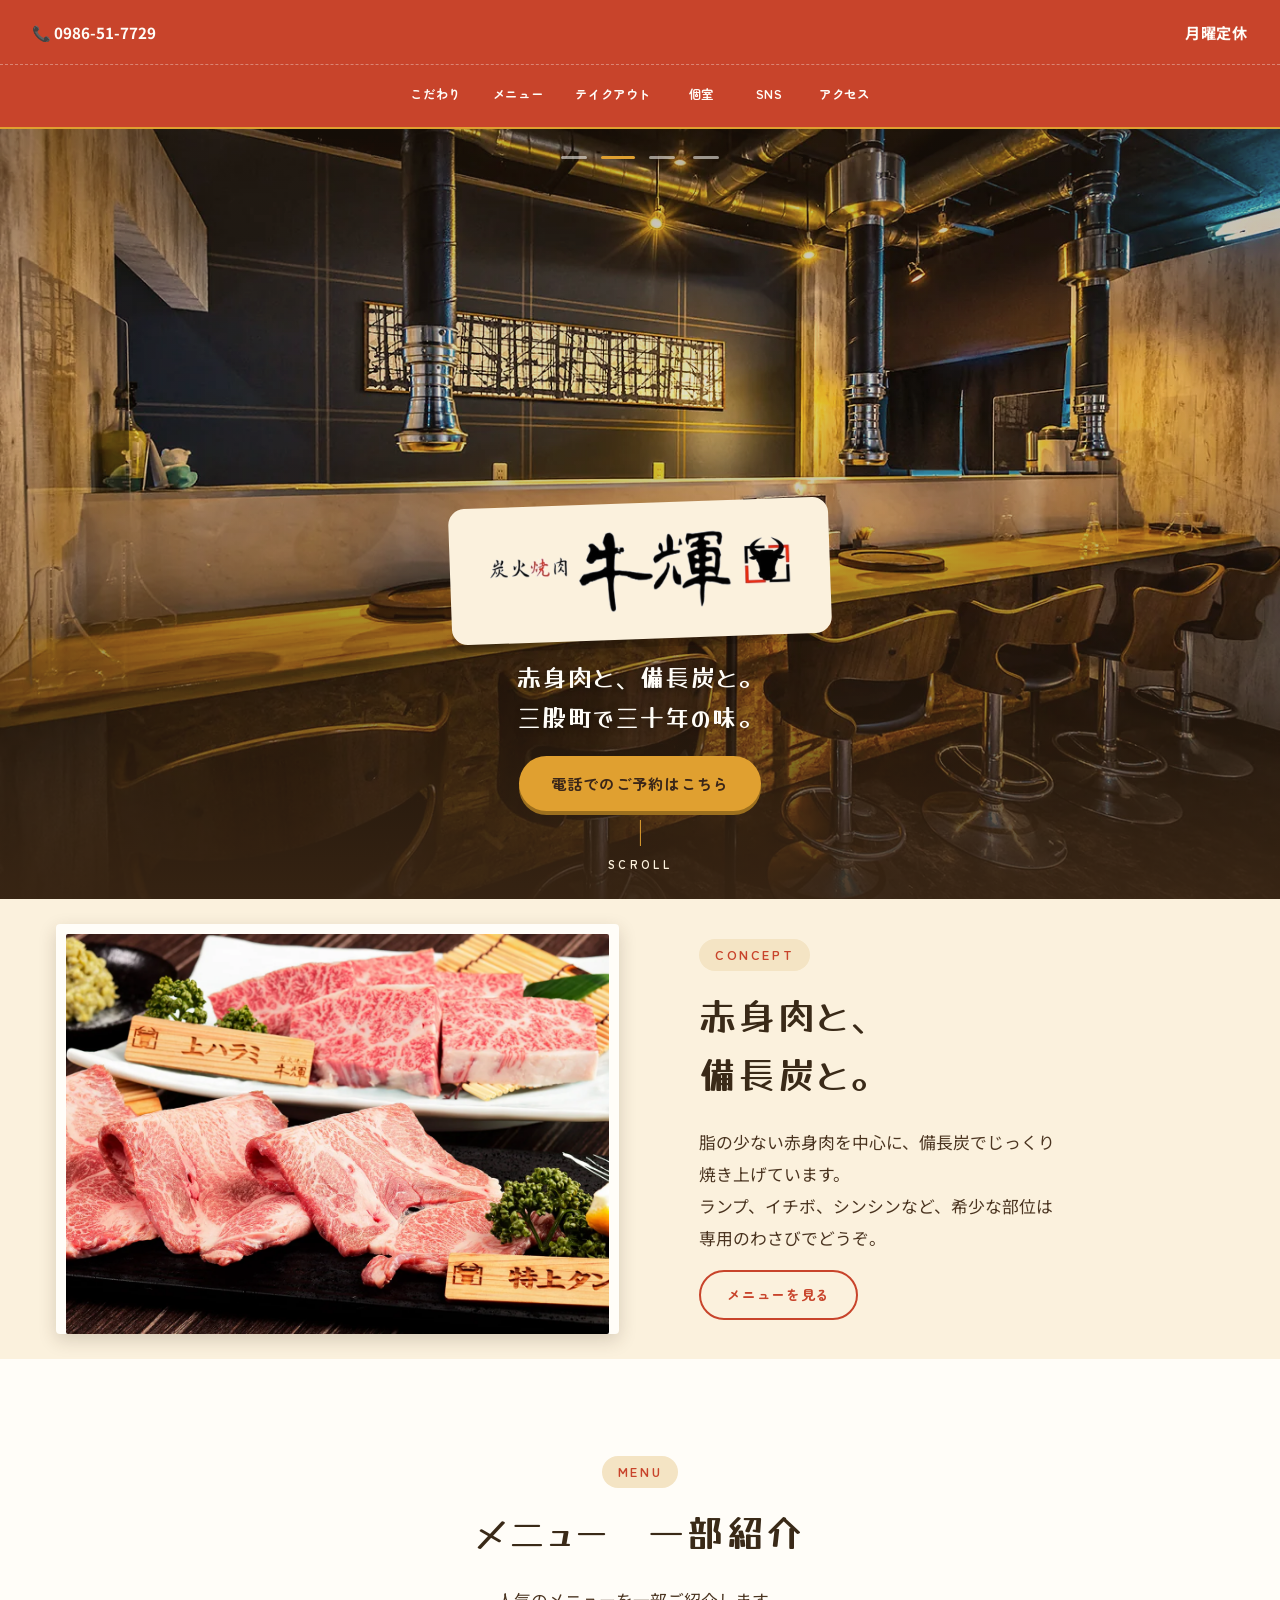
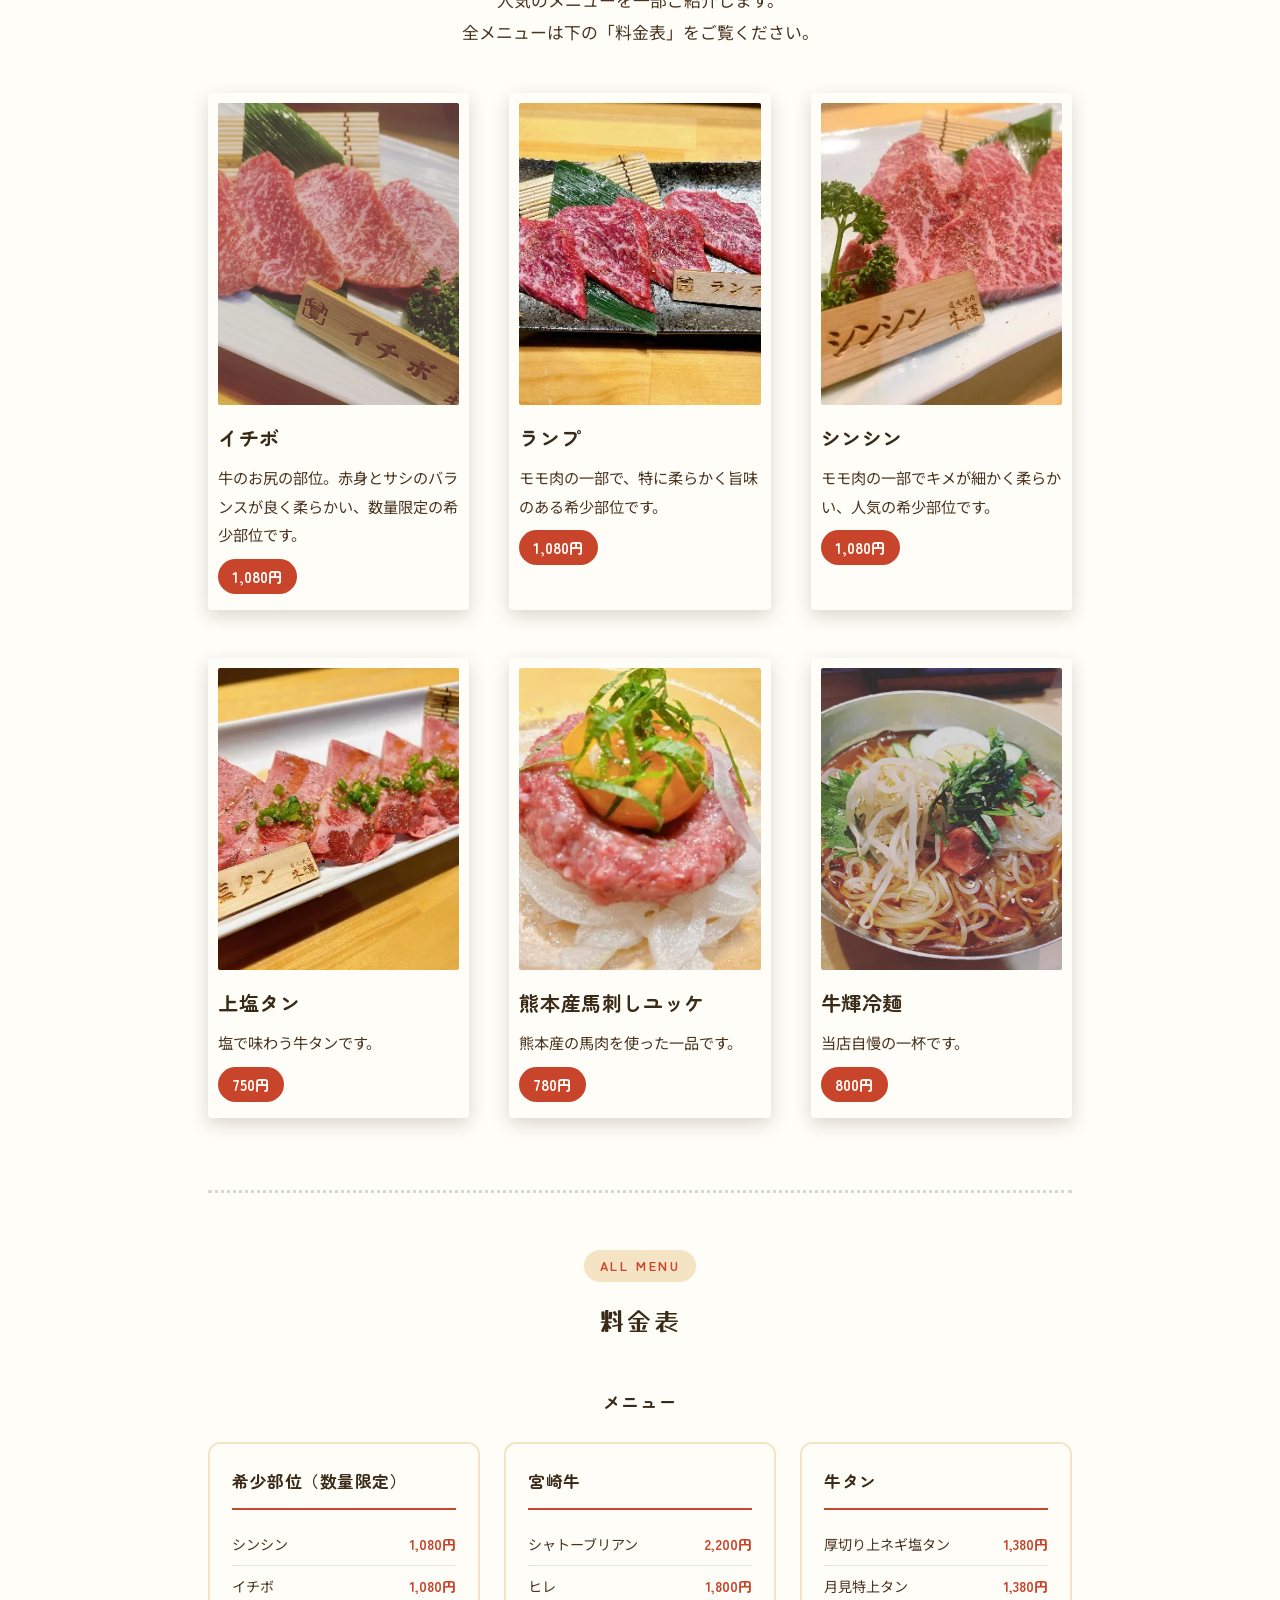
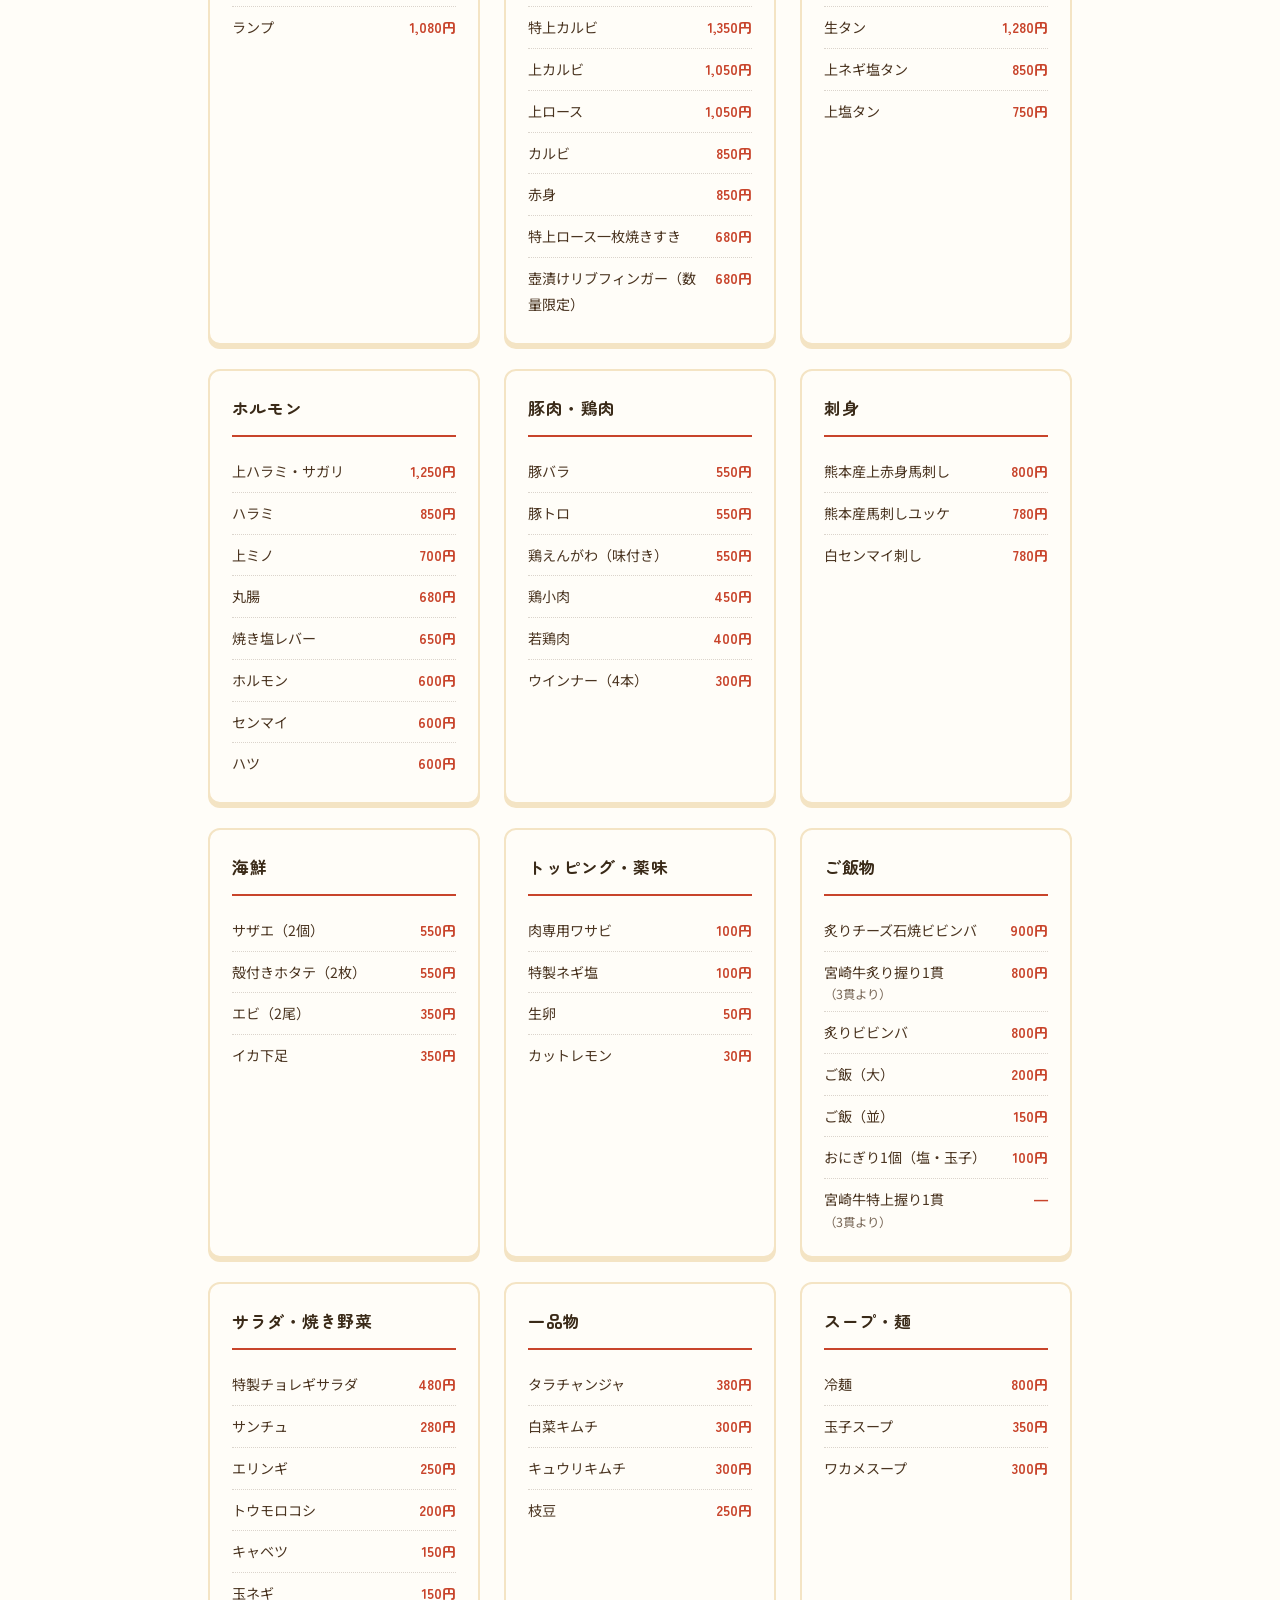
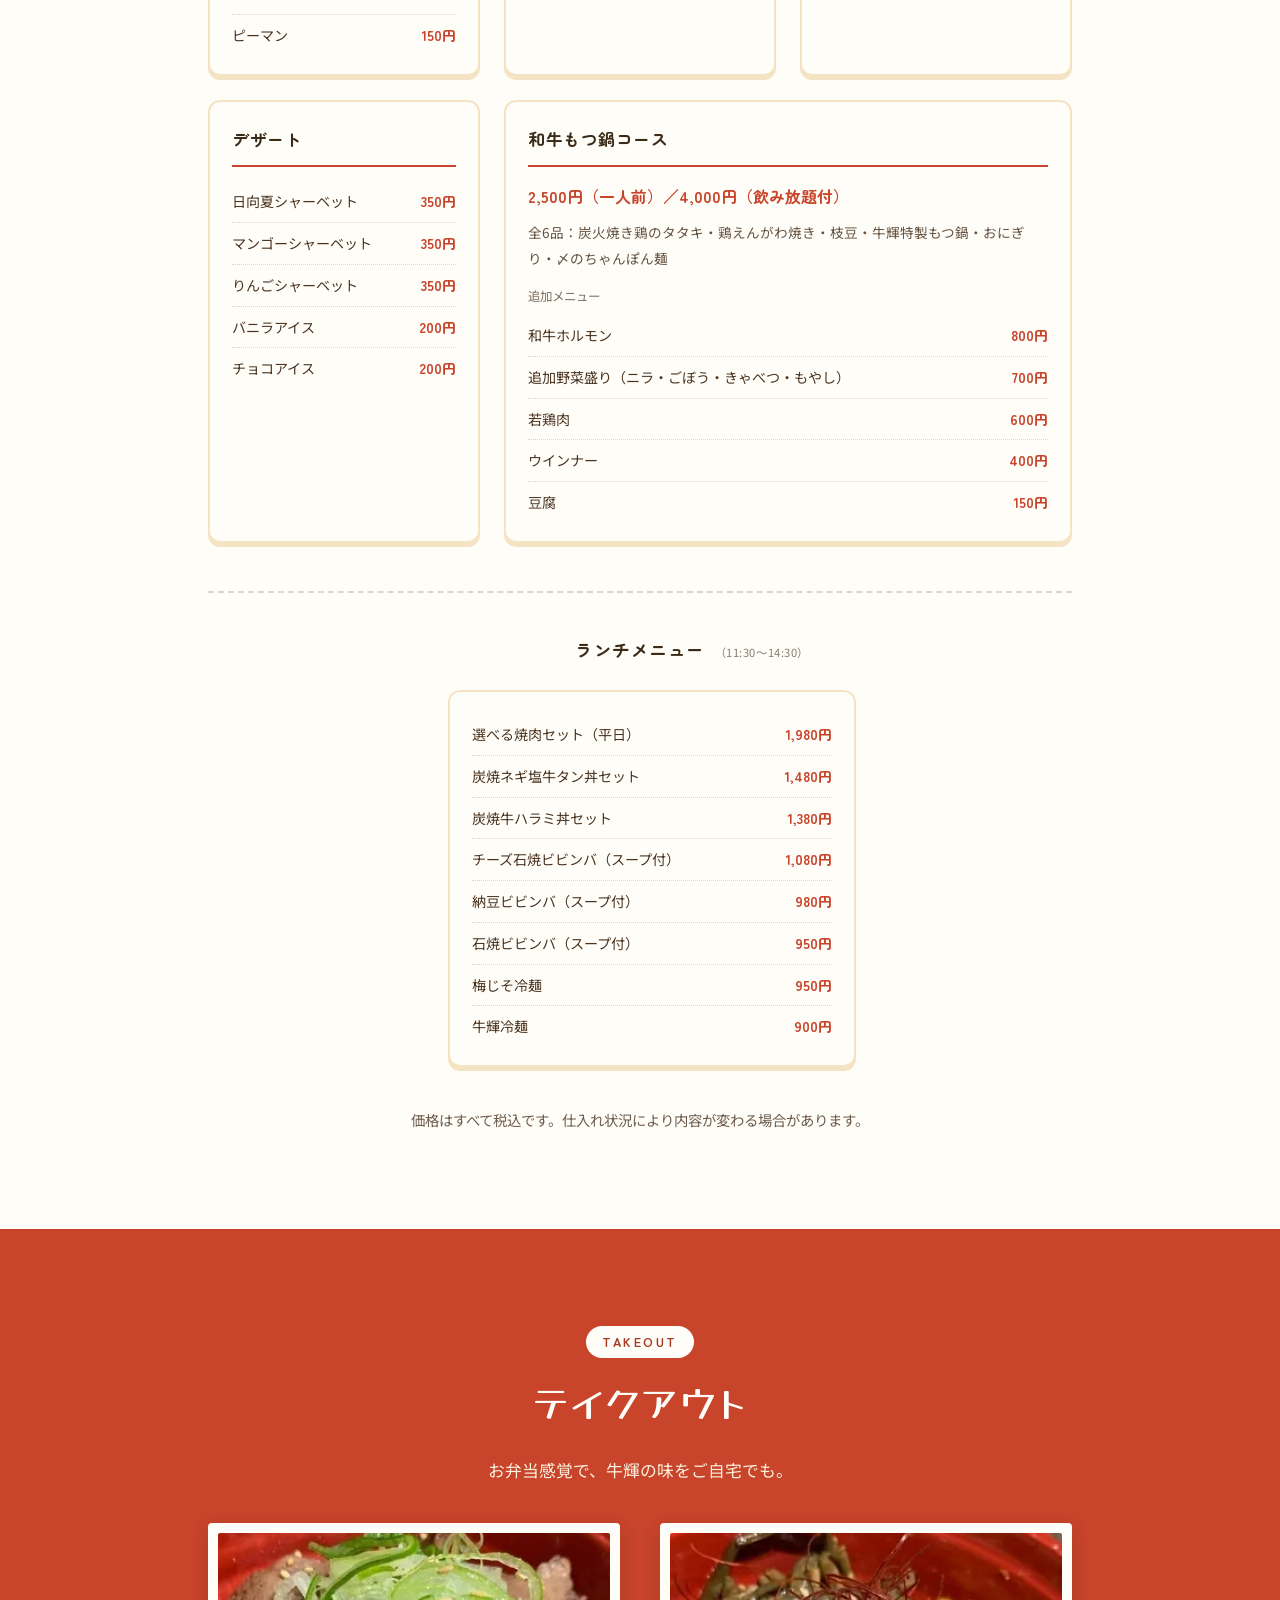
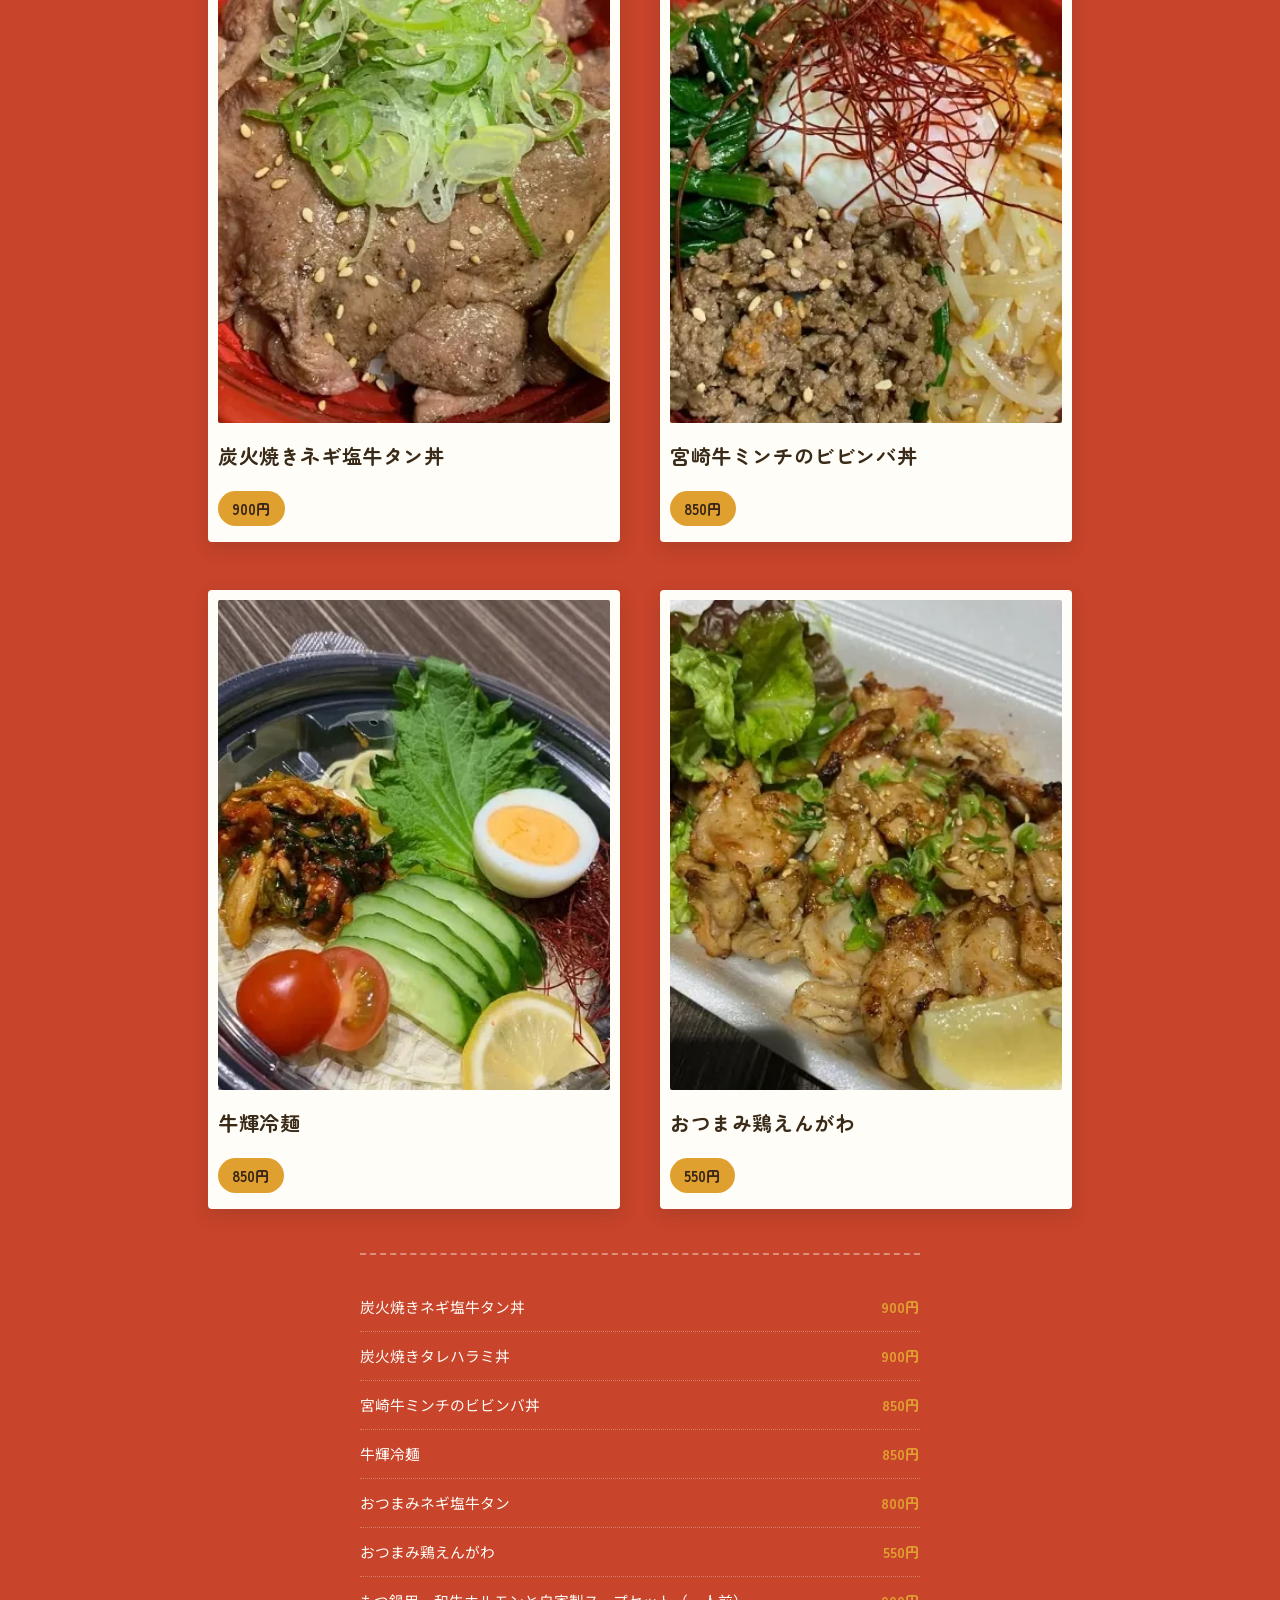
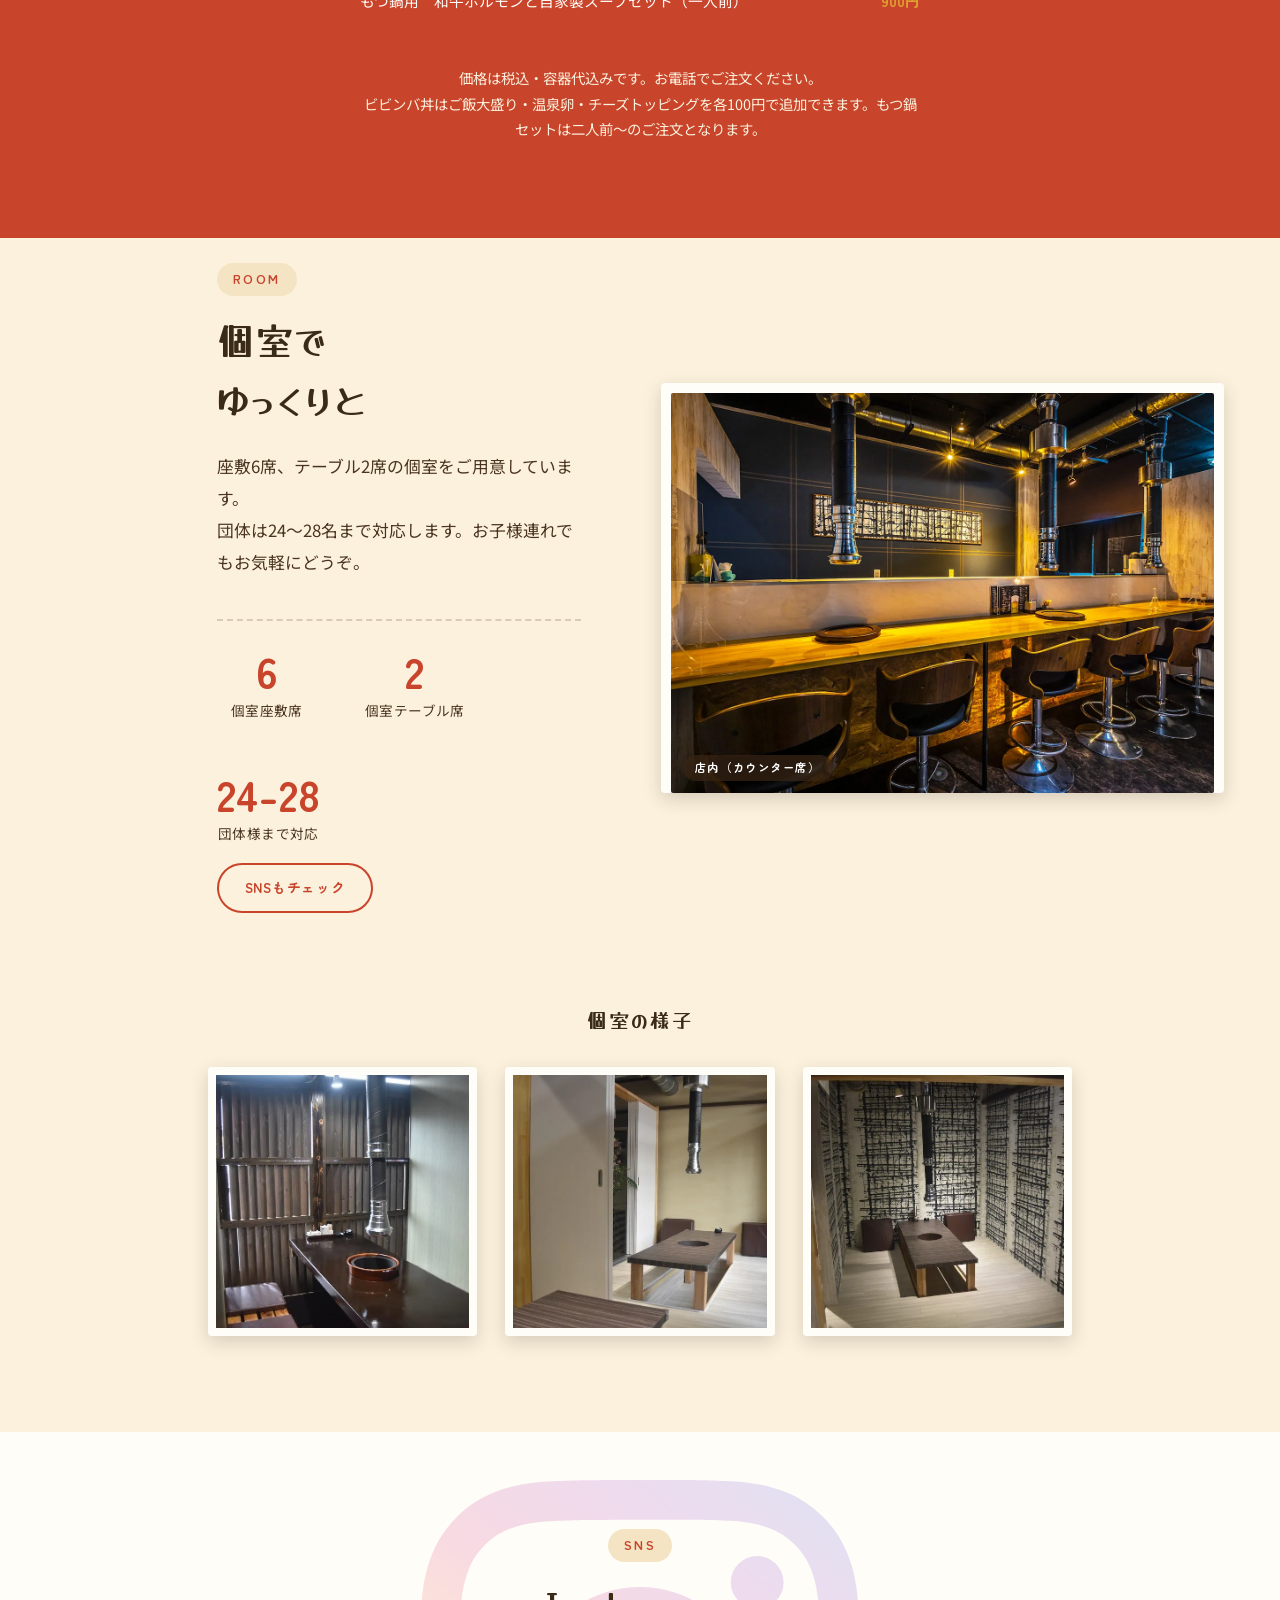
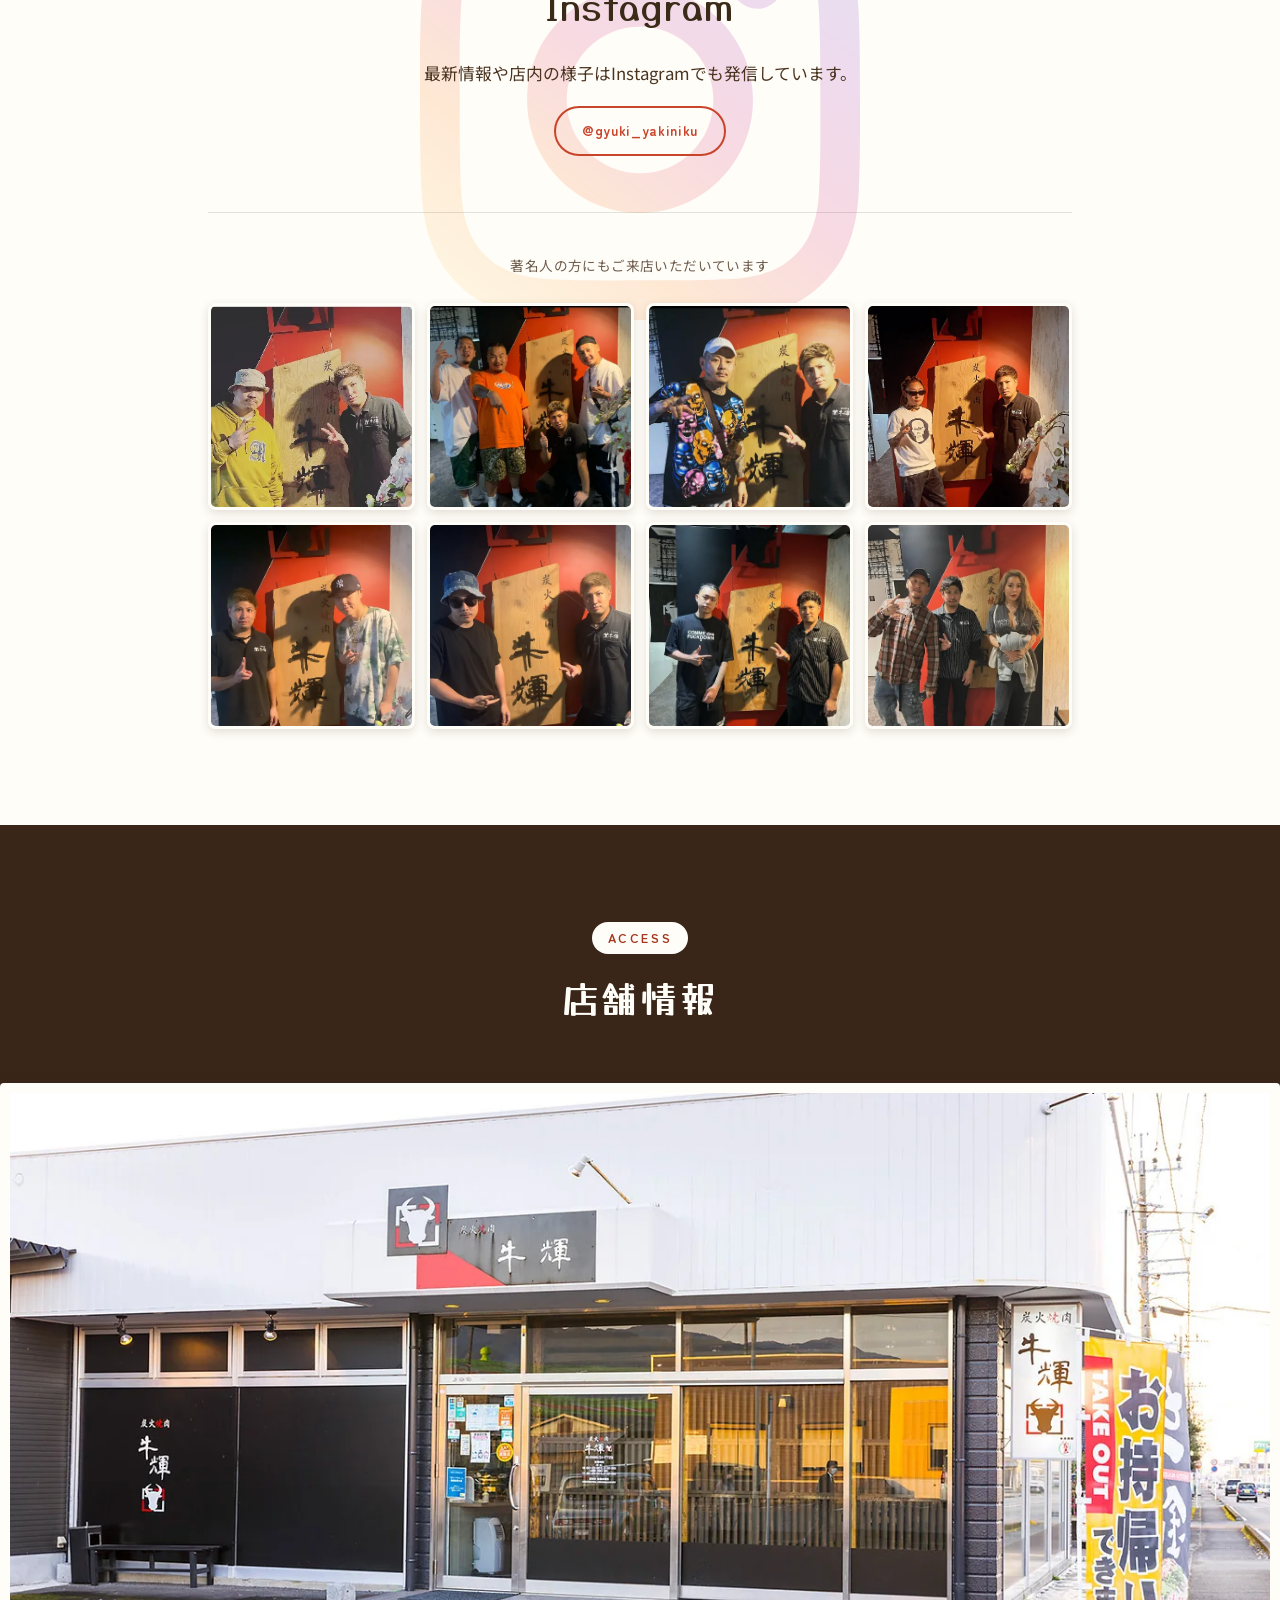
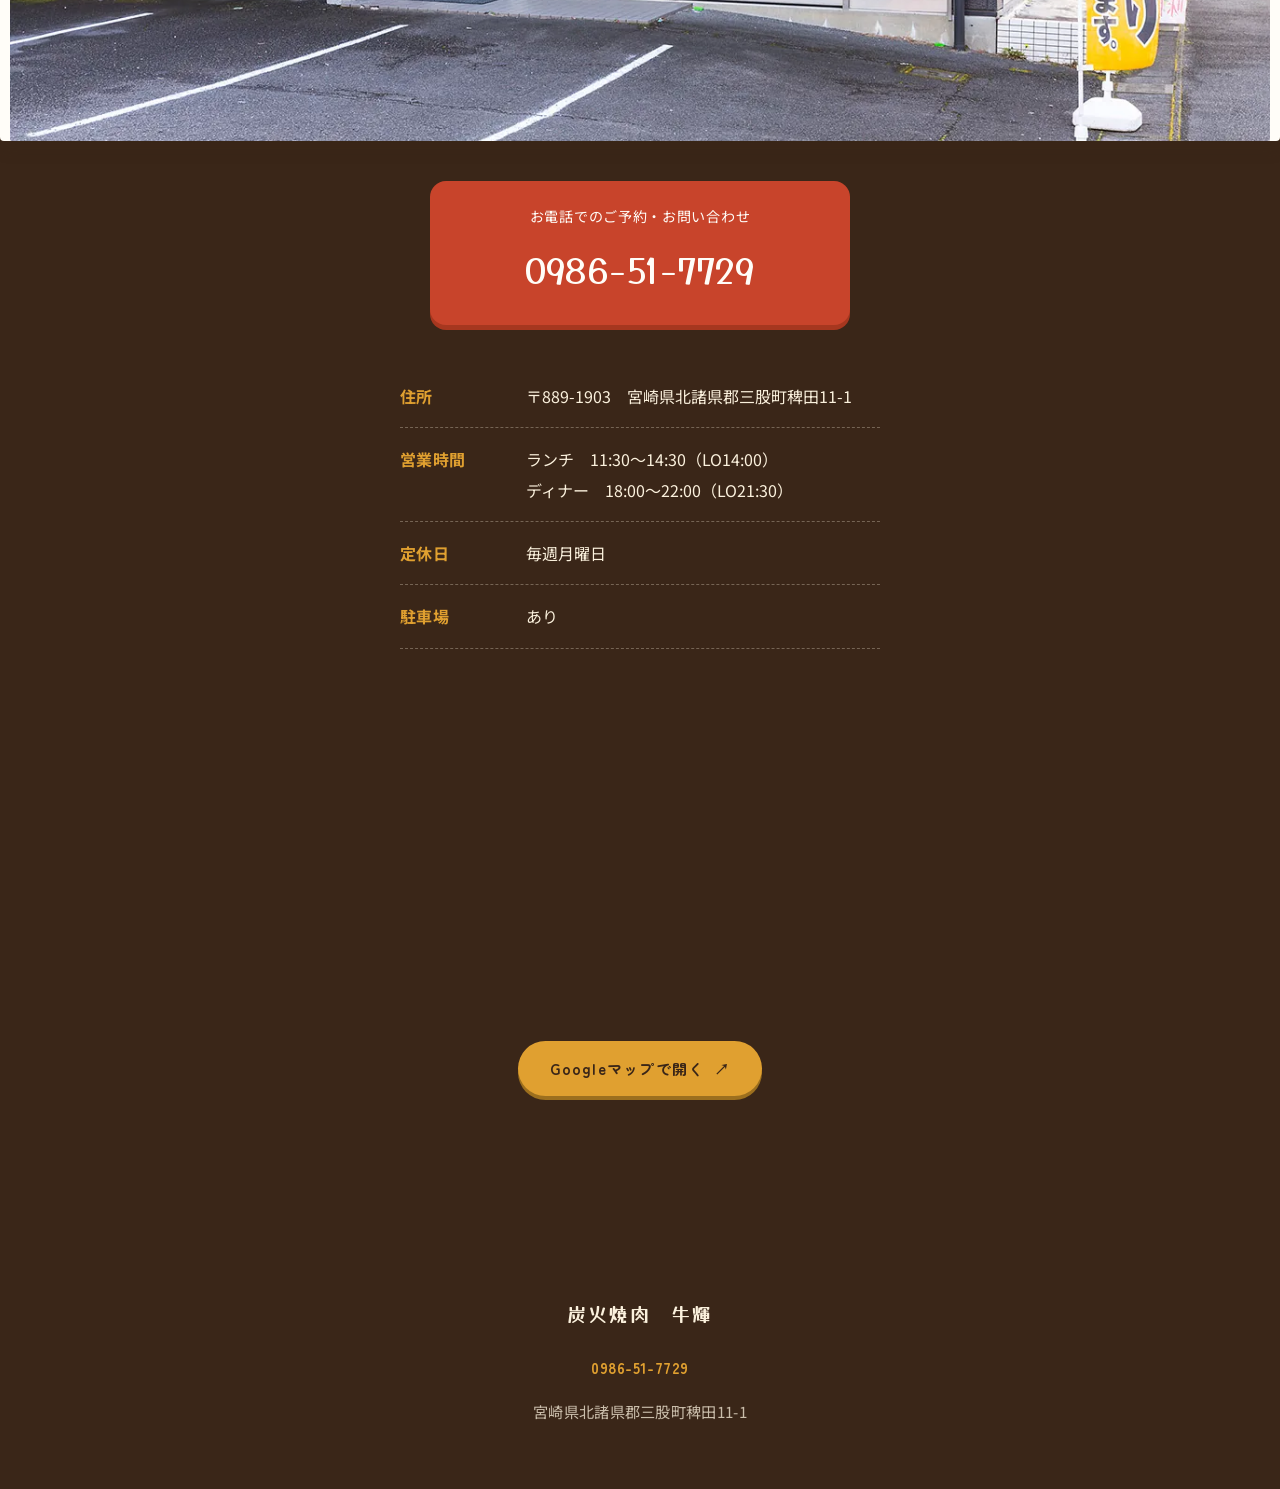
<file: pattern-b/index.html>
<!DOCTYPE html>
<html lang="ja">
<head>
<meta charset="UTF-8">
<meta name="viewport" content="width=device-width, initial-scale=1.0">
<title>炭火焼肉 牛輝（ぎゅうき）｜宮崎県三股町の個室焼肉【デザイン案B】</title>
<meta name="description" content="宮崎県北諸県郡三股町の個室焼肉店「炭火焼肉 牛輝」。赤身肉と備長炭にこだわった焼肉店です。座敷6席・テーブル2席の個室あり、団体24〜28名まで対応。テイクアウトも承ります。">
<meta name="robots" content="noindex">
<link rel="preconnect" href="https://fonts.googleapis.com">
<link rel="preconnect" href="https://fonts.gstatic.com" crossorigin>
<link href="https://fonts.googleapis.com/css2?family=Yusei+Magic&family=Zen+Maru+Gothic:wght@500;700;900&family=Noto+Sans+JP:wght@400;500;700&display=swap" rel="stylesheet">
<link rel="stylesheet" href="style.css?v=3">
</head>
<body>

<div class="top-bar">
  <div class="top-bar__row">
    <a class="top-bar__tel" href="tel:0986517729">📞 0986-51-7729</a>
    <span class="top-bar__hours">月曜定休</span>
  </div>
  <nav class="top-bar__nav">
    <a href="#concept">こだわり</a>
    <a href="#menu">メニュー</a>
    <a href="#takeout">テイクアウト</a>
    <a href="#room">個室</a>
    <a href="#sns">SNS</a>
    <a href="#info">アクセス</a>
  </nav>
</div>

<header class="hero">
  <div class="hero__slides">
    <div class="hero__slide is-active">
      <img class="hero__bg" src="../assets/img/concept-meat.webp" alt="上ハラミと特上タンの盛り合わせ">
    </div>
    <div class="hero__slide">
      <img class="hero__bg" src="../assets/img/interior-counter.webp" alt="炭火焼肉 牛輝の店内（カウンター席）" decoding="async">
    </div>
    <div class="hero__slide">
      <img class="hero__bg" src="../assets/img/hero-moriawase.webp" alt="牛輝の焼肉盛り合わせ（上カルビ・赤身・ハラミ・塩タン）" decoding="async">
    </div>
    <div class="hero__slide">
      <picture>
        <source media="(max-width: 767px)" srcset="../assets/img/hero-rooms-b-tall.webp?v=20261011b">
        <img class="hero__bg" src="../assets/img/hero-rooms-b-wide.webp?v=20261011b" alt="牛輝の木製看板と、個室の座敷・テーブル席" decoding="async">
      </picture>
    </div>
  </div>
  <div class="hero__overlay"></div>

  <div class="hero__content">
    <div class="hero__badge">
      <img class="hero__logo" src="../assets/img/logo.webp" alt="炭火焼肉 牛輝">
    </div>
    <p class="hero__catch">赤身肉と、備長炭と。<br>三股町で三十年の味。</p>
    <a class="btn btn--primary" href="tel:0986517729">電話でのご予約はこちら</a>
  </div>

  <p class="hero__scroll" aria-hidden="true"><span></span>SCROLL</p>
</header>

<main>

  <section class="band band--cream" id="concept">
    <div class="band__split">
      <figure class="band__split-photo photo-frame reveal">
        <img src="../assets/img/concept-meat.webp" alt="上ハラミと特上タンの盛り合わせ" loading="lazy">
      </figure>
      <div class="band__split-text">
        <p class="eyebrow reveal">CONCEPT</p>
        <h2 class="section__title reveal">赤身肉と、<br>備長炭と。</h2>
        <p class="section__lead reveal">
          脂の少ない赤身肉を中心に、備長炭でじっくり焼き上げています。<br>
          ランプ、イチボ、シンシンなど、希少な部位は専用のわさびでどうぞ。
        </p>
        <a class="stamp-link reveal" href="#menu">メニューを見る</a>
      </div>
    </div>
  </section>

  <section class="band band--white" id="menu">
    <div class="section-inner">
      <p class="eyebrow reveal">MENU</p>
      <h2 class="section__title reveal">メニュー　一部紹介</h2>
      <p class="section__lead reveal">人気のメニューを一部ご紹介します。<br>全メニューは下の「料金表」をご覧ください。</p>

      <div class="menu-grid">
        <article class="menu-item photo-frame reveal">
          <img class="menu-item__img" src="../assets/img/cut-ichibo.webp" alt="イチボ" loading="lazy">
          <h3 class="menu-item__name">イチボ</h3>
          <p class="menu-item__desc">牛のお尻の部位。赤身とサシのバランスが良く柔らかい、数量限定の希少部位です。</p>
          <p class="menu-item__price">1,080円</p>
        </article>

        <article class="menu-item photo-frame reveal">
          <img class="menu-item__img" src="../assets/img/cut-rump.webp" alt="ランプ" loading="lazy">
          <h3 class="menu-item__name">ランプ</h3>
          <p class="menu-item__desc">モモ肉の一部で、特に柔らかく旨味のある希少部位です。</p>
          <p class="menu-item__price">1,080円</p>
        </article>

        <article class="menu-item photo-frame reveal">
          <img class="menu-item__img" src="../assets/img/cut-shinshin.webp" alt="シンシン" loading="lazy">
          <h3 class="menu-item__name">シンシン</h3>
          <p class="menu-item__desc">モモ肉の一部でキメが細かく柔らかい、人気の希少部位です。</p>
          <p class="menu-item__price">1,080円</p>
        </article>

        <article class="menu-item photo-frame reveal">
          <img class="menu-item__img" src="../assets/img/cut-nama-tan.webp" alt="上塩タン" loading="lazy">
          <h3 class="menu-item__name">上塩タン</h3>
          <p class="menu-item__desc">塩で味わう牛タンです。</p>
          <p class="menu-item__price">750円</p>
        </article>

        <article class="menu-item photo-frame reveal">
          <img class="menu-item__img" src="../assets/img/dish-yukke.webp" alt="馬刺しユッケ" loading="lazy">
          <h3 class="menu-item__name">熊本産馬刺しユッケ</h3>
          <p class="menu-item__desc">熊本産の馬肉を使った一品です。</p>
          <p class="menu-item__price">780円</p>
        </article>

        <article class="menu-item photo-frame reveal">
          <img class="menu-item__img" src="../assets/img/dish-reimen.webp" alt="牛輝冷麺" loading="lazy">
          <h3 class="menu-item__name">牛輝冷麺</h3>
          <p class="menu-item__desc">当店自慢の一杯です。</p>
          <p class="menu-item__price">800円</p>
        </article>
      </div>

      <div class="price-list reveal">
        <p class="eyebrow">ALL MENU</p>
        <h3 class="price-list__title">料金表</h3>

        <h4 class="price-list__group">メニュー</h4>
        <div class="price-list__grid">
          <div class="price-list__cat">
            <h4>希少部位（数量限定）</h4>
            <ul>
              <li><span>シンシン</span><span>1,080円</span></li>
              <li><span>イチボ</span><span>1,080円</span></li>
              <li><span>ランプ</span><span>1,080円</span></li>
            </ul>
          </div>

          <div class="price-list__cat">
            <h4>宮崎牛</h4>
            <ul>
              <li><span>シャトーブリアン</span><span>2,200円</span></li>
              <li><span>ヒレ</span><span>1,800円</span></li>
              <li><span>特上カルビ</span><span>1,350円</span></li>
              <li><span>上カルビ</span><span>1,050円</span></li>
              <li><span>上ロース</span><span>1,050円</span></li>
              <li><span>カルビ</span><span>850円</span></li>
              <li><span>赤身</span><span>850円</span></li>
              <li><span>特上ロース一枚焼きすき</span><span>680円</span></li>
              <li><span>壺漬けリブフィンガー（数量限定）</span><span>680円</span></li>
            </ul>
          </div>

          <div class="price-list__cat">
            <h4>牛タン</h4>
            <ul>
              <li><span>厚切り上ネギ塩タン</span><span>1,380円</span></li>
              <li><span>月見特上タン</span><span>1,380円</span></li>
              <li><span>生タン</span><span>1,280円</span></li>
              <li><span>上ネギ塩タン</span><span>850円</span></li>
              <li><span>上塩タン</span><span>750円</span></li>
            </ul>
          </div>

          <div class="price-list__cat">
            <h4>ホルモン</h4>
            <ul>
              <li><span>上ハラミ・サガリ</span><span>1,250円</span></li>
              <li><span>ハラミ</span><span>850円</span></li>
              <li><span>上ミノ</span><span>700円</span></li>
              <li><span>丸腸</span><span>680円</span></li>
              <li><span>焼き塩レバー</span><span>650円</span></li>
              <li><span>ホルモン</span><span>600円</span></li>
              <li><span>センマイ</span><span>600円</span></li>
              <li><span>ハツ</span><span>600円</span></li>
            </ul>
          </div>

          <div class="price-list__cat">
            <h4>豚肉・鶏肉</h4>
            <ul>
              <li><span>豚バラ</span><span>550円</span></li>
              <li><span>豚トロ</span><span>550円</span></li>
              <li><span>鶏えんがわ（味付き）</span><span>550円</span></li>
              <li><span>鶏小肉</span><span>450円</span></li>
              <li><span>若鶏肉</span><span>400円</span></li>
              <li><span>ウインナー（4本）</span><span>300円</span></li>
            </ul>
          </div>

          <div class="price-list__cat">
            <h4>刺身</h4>
            <ul>
              <li><span>熊本産上赤身馬刺し</span><span>800円</span></li>
              <li><span>熊本産馬刺しユッケ</span><span>780円</span></li>
              <li><span>白センマイ刺し</span><span>780円</span></li>
            </ul>
          </div>

          <div class="price-list__cat">
            <h4>海鮮</h4>
            <ul>
              <li><span>サザエ（2個）</span><span>550円</span></li>
              <li><span>殻付きホタテ（2枚）</span><span>550円</span></li>
              <li><span>エビ（2尾）</span><span>350円</span></li>
              <li><span>イカ下足</span><span>350円</span></li>
            </ul>
          </div>

          <div class="price-list__cat">
            <h4>トッピング・薬味</h4>
            <ul>
              <li><span>肉専用ワサビ</span><span>100円</span></li>
              <li><span>特製ネギ塩</span><span>100円</span></li>
              <li><span>生卵</span><span>50円</span></li>
              <li><span>カットレモン</span><span>30円</span></li>
            </ul>
          </div>

          <div class="price-list__cat">
            <h4>ご飯物</h4>
            <ul>
              <li><span>炙りチーズ石焼ビビンバ</span><span>900円</span></li>
              <li><span>宮崎牛炙り握り1貫<small class="price-note">（3貫より）</small></span><span>800円</span></li>
              <li><span>炙りビビンバ</span><span>800円</span></li>
              <li><span>ご飯（大）</span><span>200円</span></li>
              <li><span>ご飯（並）</span><span>150円</span></li>
              <li><span>おにぎり1個（塩・玉子）</span><span>100円</span></li>
              <li><span>宮崎牛特上握り1貫<small class="price-note">（3貫より）</small></span><span>―</span></li>
            </ul>
          </div>

          <div class="price-list__cat">
            <h4>サラダ・焼き野菜</h4>
            <ul>
              <li><span>特製チョレギサラダ</span><span>480円</span></li>
              <li><span>サンチュ</span><span>280円</span></li>
              <li><span>エリンギ</span><span>250円</span></li>
              <li><span>トウモロコシ</span><span>200円</span></li>
              <li><span>キャベツ</span><span>150円</span></li>
              <li><span>玉ネギ</span><span>150円</span></li>
              <li><span>ピーマン</span><span>150円</span></li>
            </ul>
          </div>

          <div class="price-list__cat">
            <h4>一品物</h4>
            <ul>
              <li><span>タラチャンジャ</span><span>380円</span></li>
              <li><span>白菜キムチ</span><span>300円</span></li>
              <li><span>キュウリキムチ</span><span>300円</span></li>
              <li><span>枝豆</span><span>250円</span></li>
            </ul>
          </div>

          <div class="price-list__cat">
            <h4>スープ・麺</h4>
            <ul>
              <li><span>冷麺</span><span>800円</span></li>
              <li><span>玉子スープ</span><span>350円</span></li>
              <li><span>ワカメスープ</span><span>300円</span></li>
            </ul>
          </div>

          <div class="price-list__cat">
            <h4>デザート</h4>
            <ul>
              <li><span>日向夏シャーベット</span><span>350円</span></li>
              <li><span>マンゴーシャーベット</span><span>350円</span></li>
              <li><span>りんごシャーベット</span><span>350円</span></li>
              <li><span>バニラアイス</span><span>200円</span></li>
              <li><span>チョコアイス</span><span>200円</span></li>
            </ul>
          </div>

          <div class="price-list__cat price-list__cat--wide">
            <h4>和牛もつ鍋コース</h4>
            <p class="price-list__course-price">2,500円（一人前）／4,000円（飲み放題付）</p>
            <p class="price-list__course-desc">全6品：炭火焼き鶏のタタキ・鶏えんがわ焼き・枝豆・牛輝特製もつ鍋・おにぎり・〆のちゃんぽん麺</p>
            <p class="price-list__sub-label">追加メニュー</p>
            <ul>
              <li><span>和牛ホルモン</span><span>800円</span></li>
              <li><span>追加野菜盛り（ニラ・ごぼう・きゃべつ・もやし）</span><span>700円</span></li>
              <li><span>若鶏肉</span><span>600円</span></li>
              <li><span>ウインナー</span><span>400円</span></li>
              <li><span>豆腐</span><span>150円</span></li>
            </ul>
          </div>
        </div>

        <h4 class="price-list__group price-list__group--split">
          <span class="price-list__group-spacer" aria-hidden="true">（11:30〜14:30）</span>
          <span>ランチメニュー</span>
          <span class="price-list__group-time">（11:30〜14:30）</span>
        </h4>
        <div class="price-list__grid price-list__grid--lunch">
          <div class="price-list__cat price-list__cat--wide">
            <ul>
              <li><span>選べる焼肉セット（平日）</span><span>1,980円</span></li>
              <li><span>炭焼ネギ塩牛タン丼セット</span><span>1,480円</span></li>
              <li><span>炭焼牛ハラミ丼セット</span><span>1,380円</span></li>
              <li><span>チーズ石焼ビビンバ（スープ付）</span><span>1,080円</span></li>
              <li><span>納豆ビビンバ（スープ付）</span><span>980円</span></li>
              <li><span>石焼ビビンバ（スープ付）</span><span>950円</span></li>
              <li><span>梅じそ冷麺</span><span>950円</span></li>
              <li><span>牛輝冷麺</span><span>900円</span></li>
            </ul>
          </div>
        </div>

        <p class="menu-note">価格はすべて税込です。仕入れ状況により内容が変わる場合があります。</p>
      </div>
    </div>
  </section>

  <section class="band band--vermillion" id="takeout">
    <div class="section-inner">
      <p class="eyebrow eyebrow--light reveal">TAKEOUT</p>
      <h2 class="section__title section__title--light reveal">テイクアウト</h2>
      <p class="section__lead section__lead--light reveal">お弁当感覚で、牛輝の味をご自宅でも。</p>

      <div class="menu-grid menu-grid--takeout">
        <article class="menu-item menu-item--dark photo-frame reveal">
          <img class="menu-item__img" src="../assets/img/takeout-tandon.webp" alt="炭火焼きネギ塩牛タン丼" loading="lazy">
          <h3 class="menu-item__name">炭火焼きネギ塩牛タン丼</h3>
          <p class="menu-item__price">900円</p>
        </article>

        <article class="menu-item menu-item--dark photo-frame reveal">
          <img class="menu-item__img" src="../assets/img/takeout-bibimba.webp" alt="宮崎牛ミンチのビビンバ丼" loading="lazy">
          <h3 class="menu-item__name">宮崎牛ミンチのビビンバ丼</h3>
          <p class="menu-item__price">850円</p>
        </article>

        <article class="menu-item menu-item--dark photo-frame reveal">
          <img class="menu-item__img" src="../assets/img/takeout-reimen.webp" alt="牛輝冷麺（テイクアウト）" loading="lazy">
          <h3 class="menu-item__name">牛輝冷麺</h3>
          <p class="menu-item__price">850円</p>
        </article>

        <article class="menu-item menu-item--dark photo-frame reveal">
          <img class="menu-item__img" src="../assets/img/takeout-engawa.webp" alt="おつまみ鶏えんがわ" loading="lazy">
          <h3 class="menu-item__name">おつまみ鶏えんがわ</h3>
          <p class="menu-item__price">550円</p>
        </article>
      </div>

      <ul class="takeout-extra reveal">
        <li><span>炭火焼きネギ塩牛タン丼</span><span>900円</span></li>
        <li><span>炭火焼きタレハラミ丼</span><span>900円</span></li>
        <li><span>宮崎牛ミンチのビビンバ丼</span><span>850円</span></li>
        <li><span>牛輝冷麺</span><span>850円</span></li>
        <li><span>おつまみネギ塩牛タン</span><span>800円</span></li>
        <li><span>おつまみ鶏えんがわ</span><span>550円</span></li>
        <li><span>もつ鍋用　和牛ホルモンと自家製スープセット（一人前）</span><span>900円</span></li>
      </ul>

      <p class="menu-note menu-note--light reveal">
        価格は税込・容器代込みです。お電話でご注文ください。<br>
        ビビンバ丼はご飯大盛り・温泉卵・チーズトッピングを各100円で追加できます。もつ鍋セットは二人前〜のご注文となります。
      </p>
    </div>
  </section>

  <section class="band band--cream" id="room">
    <div class="band__split band__split--reverse">
      <figure class="band__split-photo photo-frame reveal">
        <img src="../assets/img/interior-counter.webp" alt="炭火焼肉 牛輝の店内（カウンター席）" loading="lazy">
        <p class="photo-caption">店内（カウンター席）</p>
      </figure>
      <div class="band__split-text">
        <p class="eyebrow reveal">ROOM</p>
        <h2 class="section__title reveal">個室で<br>ゆっくりと</h2>
        <p class="section__lead reveal">
          座敷6席、テーブル2席の個室をご用意しています。<br>
          団体は24〜28名まで対応します。お子様連れでもお気軽にどうぞ。
        </p>
        <ul class="room-list reveal">
          <li class="room-list__item">
            <span class="room-list__num">6</span>
            <span class="room-list__label">個室座敷席</span>
          </li>
          <li class="room-list__item">
            <span class="room-list__num">2</span>
            <span class="room-list__label">個室テーブル席</span>
          </li>
          <li class="room-list__item">
            <span class="room-list__num">24-28</span>
            <span class="room-list__label">団体様まで対応</span>
          </li>
        </ul>
        <a class="stamp-link reveal" href="#sns">SNSもチェック</a>
      </div>
    </div>

    <div class="room-gallery">
      <p class="room-gallery__label reveal">個室の様子</p>
      <div class="room-gallery__grid">
        <figure class="room-gallery__item reveal">
          <img src="../assets/img/room-a.webp?v=20261011a" alt="個室：板張りの壁と無煙ロースターのあるテーブル席" loading="lazy">
        </figure>
        <figure class="room-gallery__item reveal">
          <img src="../assets/img/room-b.webp?v=20261011a" alt="個室：ゆったりとした座敷の掘りごたつ席" loading="lazy">
        </figure>
        <figure class="room-gallery__item reveal">
          <img src="../assets/img/room-c.webp?v=20261011a" alt="個室：墨色の柄の壁に囲まれた座敷席" loading="lazy">
        </figure>
      </div>
    </div>
  </section>

  <section class="band band--white" id="sns">
    <div class="section-inner">
      <p class="eyebrow reveal">SNS</p>
      <h2 class="section__title reveal">Instagram</h2>
      <p class="section__lead reveal">最新情報や店内の様子はInstagramでも発信しています。</p>
      <a class="stamp-link reveal" href="https://www.instagram.com/gyuki_yakiniku/" target="_blank" rel="noopener">@gyuki_yakiniku</a>

      <div class="celeb reveal">
        <p class="celeb__label">著名人の方にもご来店いただいています</p>
        <div class="celeb__grid">
          <img src="../assets/img/celeb-1.webp" alt="ご来店いただいたお客様と店主" loading="lazy">
          <img src="../assets/img/celeb-2.webp" alt="ご来店いただいたお客様と店主" loading="lazy">
          <img src="../assets/img/celeb-3.webp" alt="ご来店いただいたお客様と店主" loading="lazy">
          <img src="../assets/img/celeb-4.webp" alt="ご来店いただいたお客様と店主" loading="lazy">
          <img src="../assets/img/celeb-5.webp" alt="ご来店いただいたお客様と店主" loading="lazy">
          <img src="../assets/img/celeb-6.webp" alt="ご来店いただいたお客様と店主" loading="lazy">
          <img src="../assets/img/celeb-7.webp" alt="ご来店いただいたお客様と店主" loading="lazy">
          <img src="../assets/img/celeb-8.webp" alt="ご来店いただいたお客様と店主" loading="lazy">
        </div>
      </div>
    </div>
  </section>

  <section class="band band--brown" id="info">
    <div class="section-inner section-inner--heading">
      <p class="eyebrow eyebrow--light reveal">ACCESS</p>
      <h2 class="section__title section__title--light reveal">店舗情報</h2>
    </div>

    <figure class="band__photo photo-frame reveal">
      <img src="../assets/img/shop-exterior.webp" alt="炭火焼肉 牛輝 店舗外観" loading="lazy">
    </figure>

    <div class="section-inner section-inner--body">
      <a class="tel-block reveal" href="tel:0986517729">
        <span class="tel-block__label">お電話でのご予約・お問い合わせ</span>
        <span class="tel-block__number">0986-51-7729</span>
      </a>

      <dl class="info-list reveal">
        <div class="info-list__row">
          <dt>住所</dt>
          <dd>〒889-1903　宮崎県北諸県郡三股町稗田11-1</dd>
        </div>
        <div class="info-list__row">
          <dt>営業時間</dt>
          <dd>ランチ　11:30〜14:30（LO14:00）<br>ディナー　18:00〜22:00（LO21:30）</dd>
        </div>
        <div class="info-list__row">
          <dt>定休日</dt>
          <dd>毎週月曜日</dd>
        </div>
        <div class="info-list__row">
          <dt>駐車場</dt>
          <dd>あり</dd>
        </div>
      </dl>

      <div class="map reveal">
        <iframe
          title="炭火焼肉 牛輝 地図"
          loading="lazy"
          referrerpolicy="no-referrer-when-downgrade"
          src="https://www.google.com/maps?q=%E5%AE%AE%E5%B4%8E%E7%9C%8C%E5%8C%97%E8%AB%B8%E7%9C%8C%E9%83%A1%E4%B8%89%E8%82%A1%E7%94%BA%E7%A8%97%E7%94%B011-1&output=embed">
        </iframe>
      </div>

      <p class="map-open reveal">
        <a class="btn btn--primary btn--map" href="https://www.google.com/maps/search/?api=1&amp;query=%E5%AE%AE%E5%B4%8E%E7%9C%8C%E5%8C%97%E8%AB%B8%E7%9C%8C%E9%83%A1%E4%B8%89%E8%82%A1%E7%94%BA%E7%A8%97%E7%94%B011-1" target="_blank" rel="noopener">Googleマップで開く<span class="btn__icon" aria-hidden="true">↗</span></a>
      </p>

    </div>
  </section>

</main>

<footer class="band band--brown footer">
  <div class="section-inner">
    <p class="footer__name">炭火焼肉　牛輝</p>
    <a class="footer__tel" href="tel:0986517729">0986-51-7729</a>
    <p class="footer__addr">宮崎県北諸県郡三股町稗田11-1</p>
  </div>
</footer>

<script src="../script.js?v=20261011c"></script>
</body>
</html>
</file>
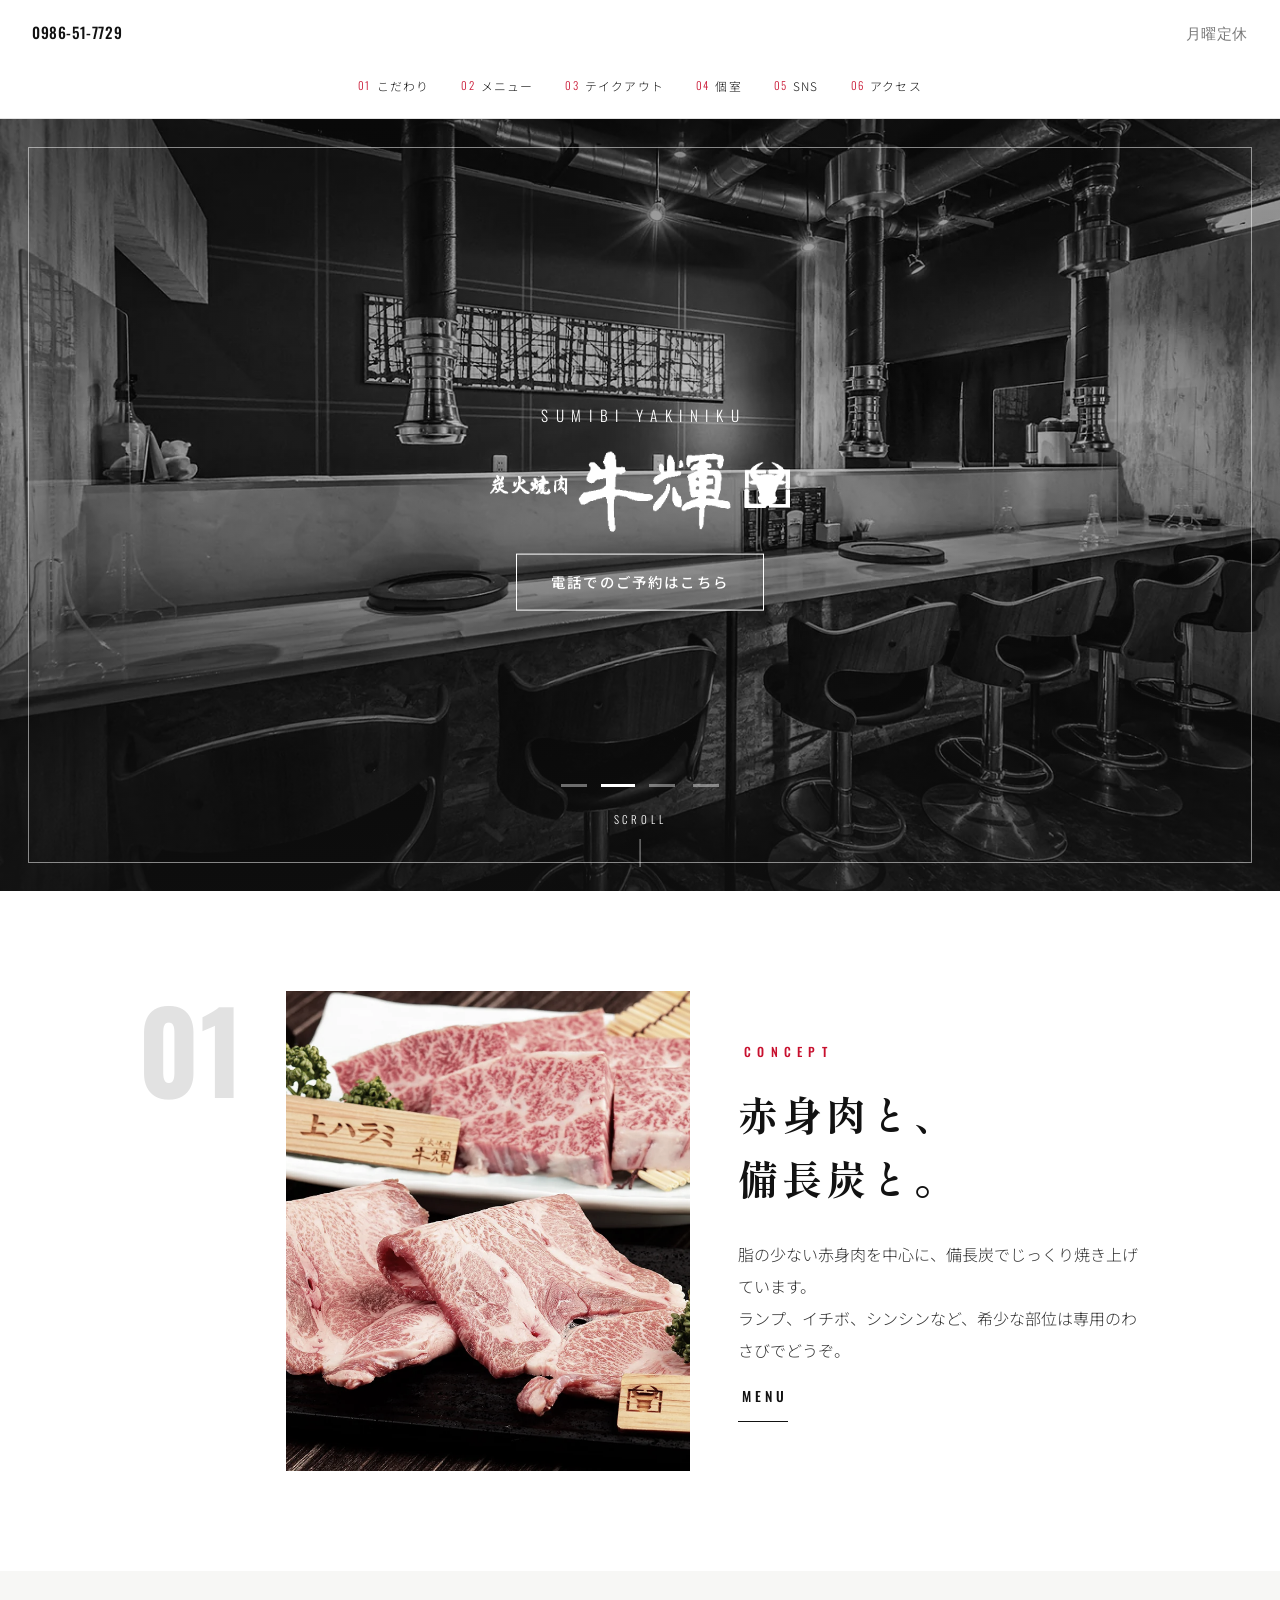
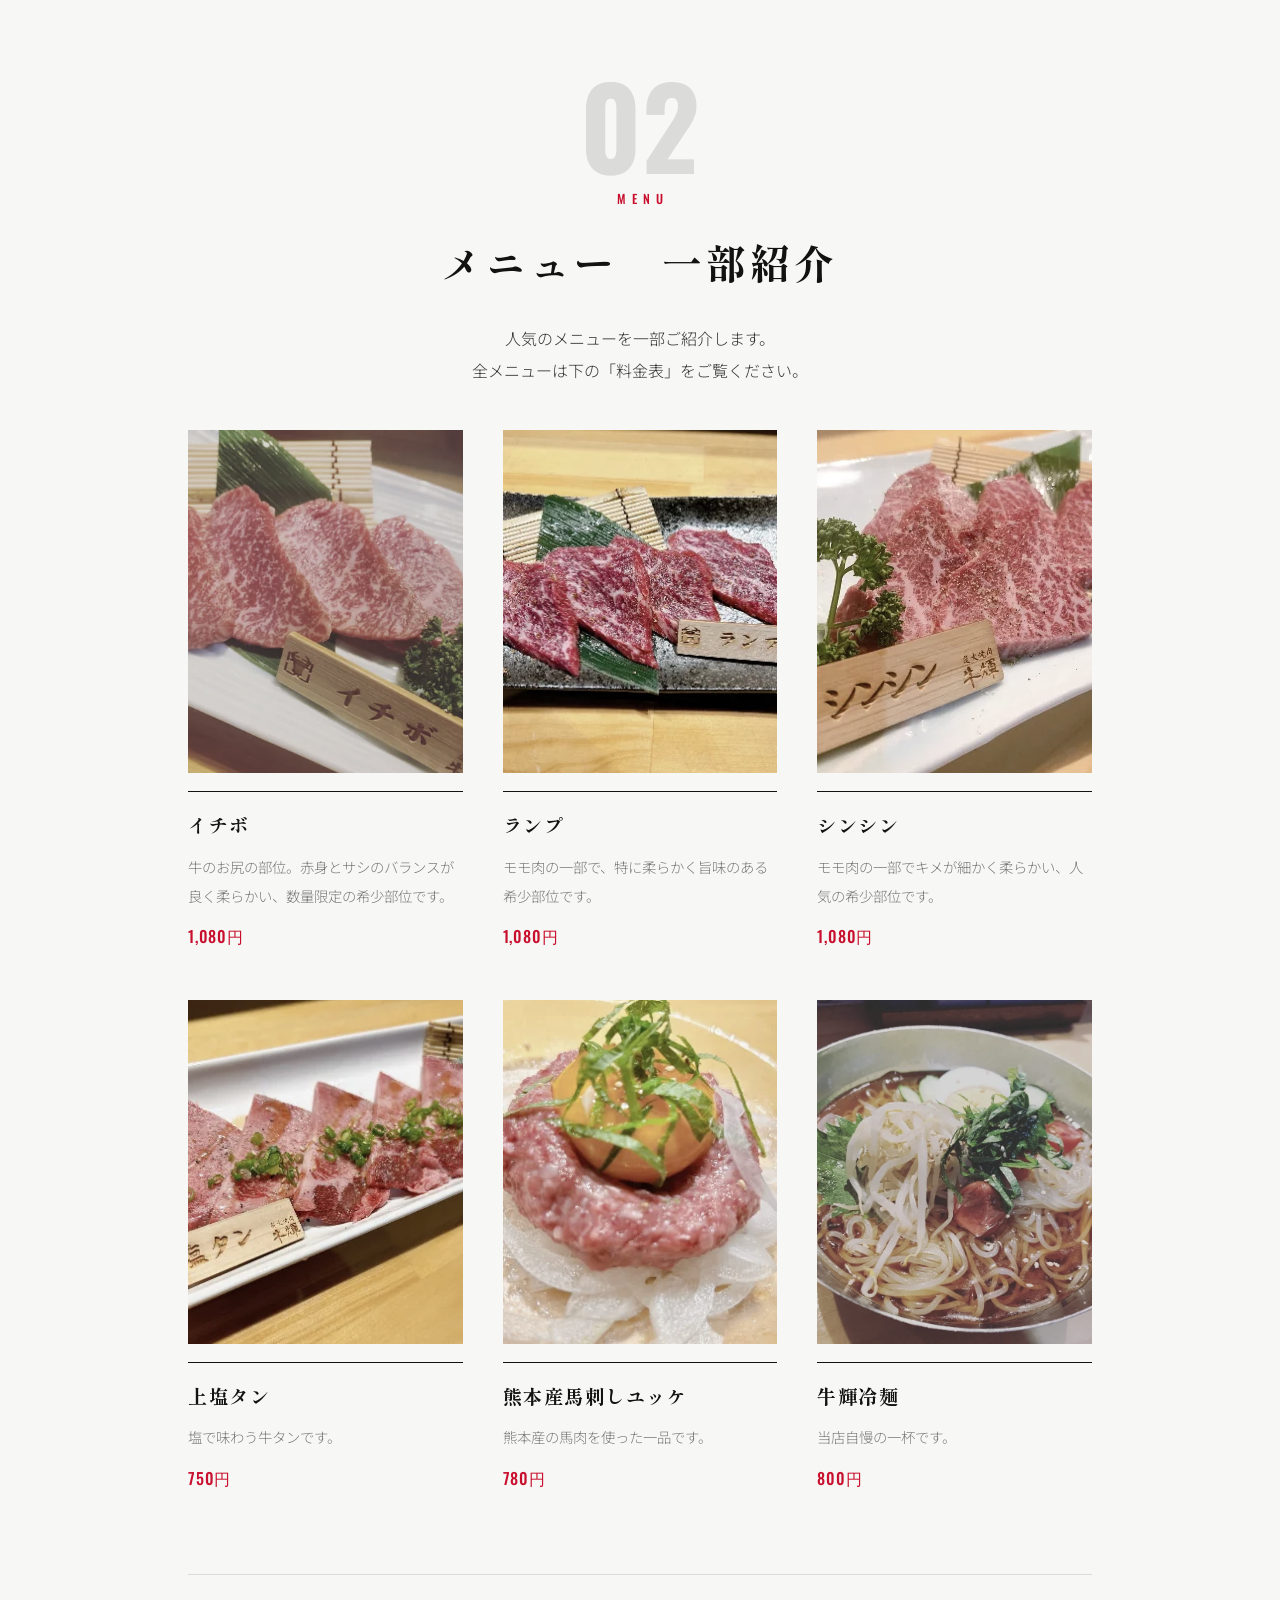
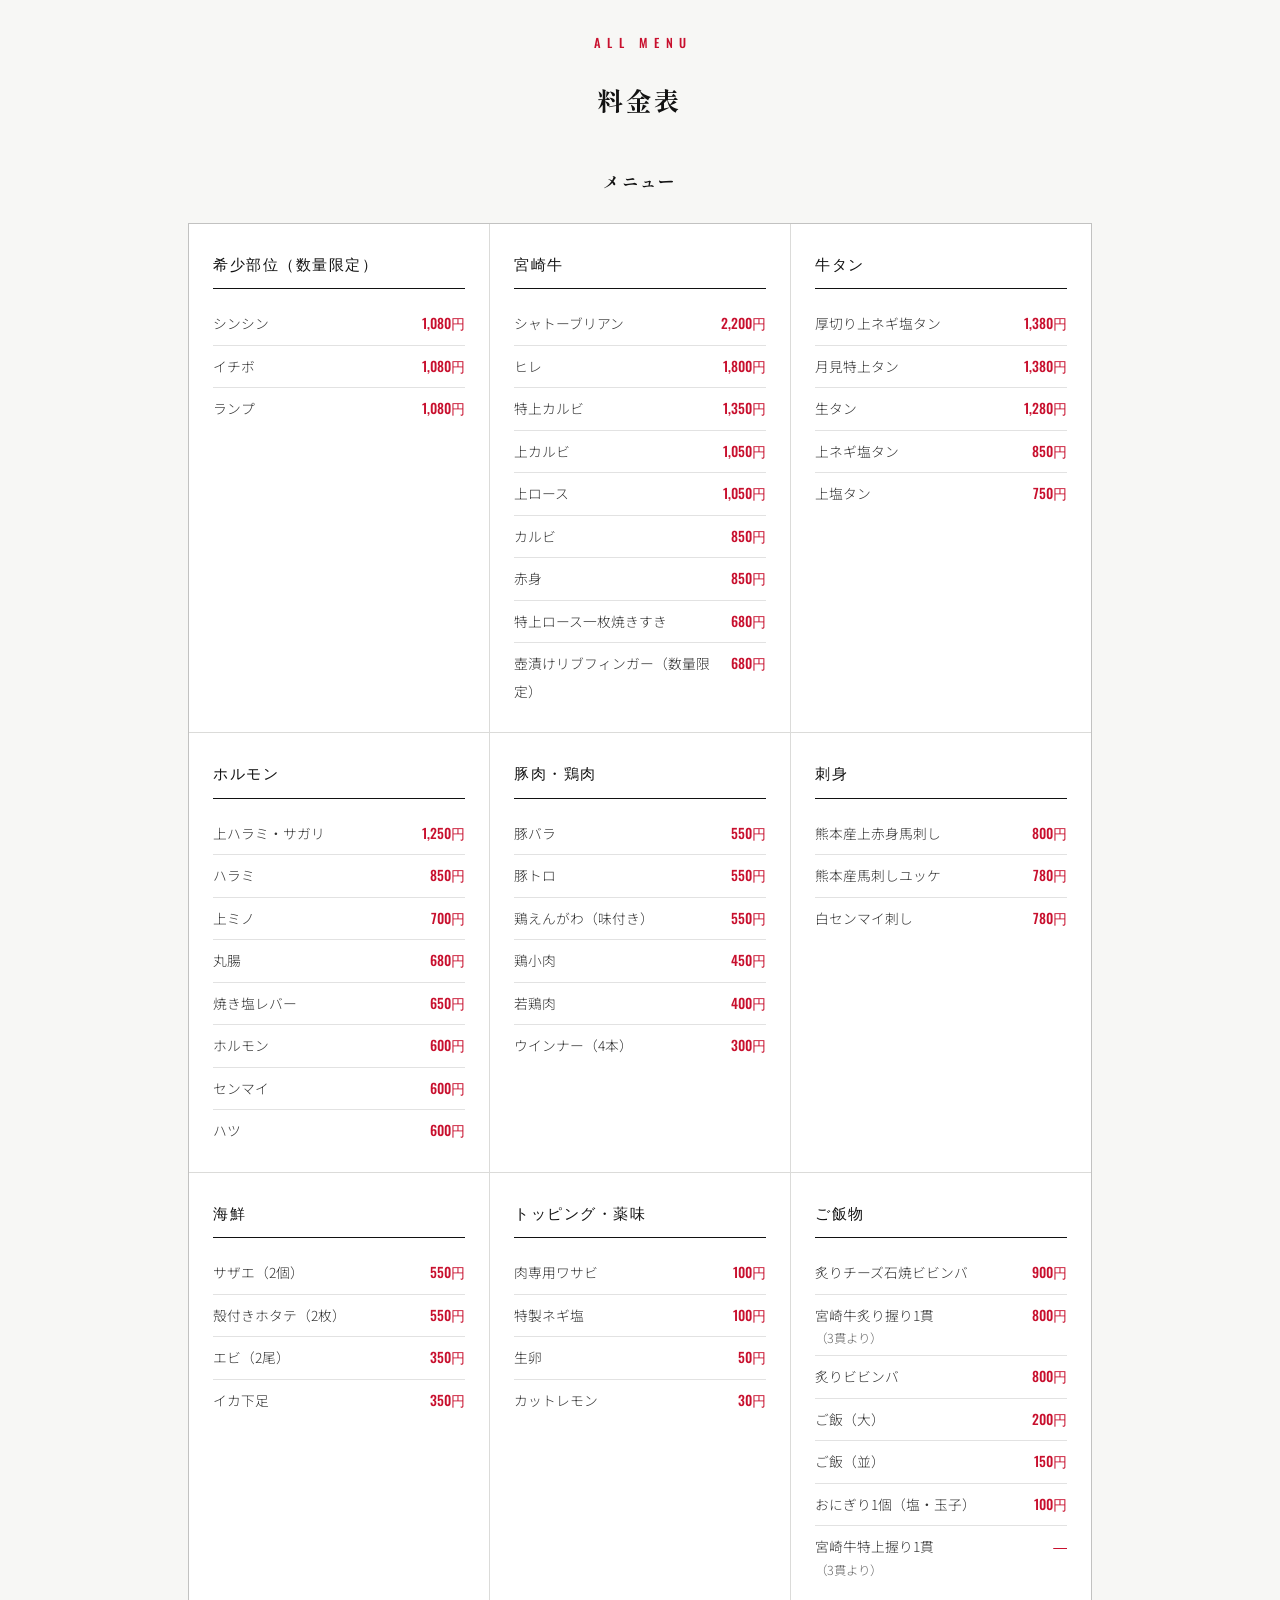
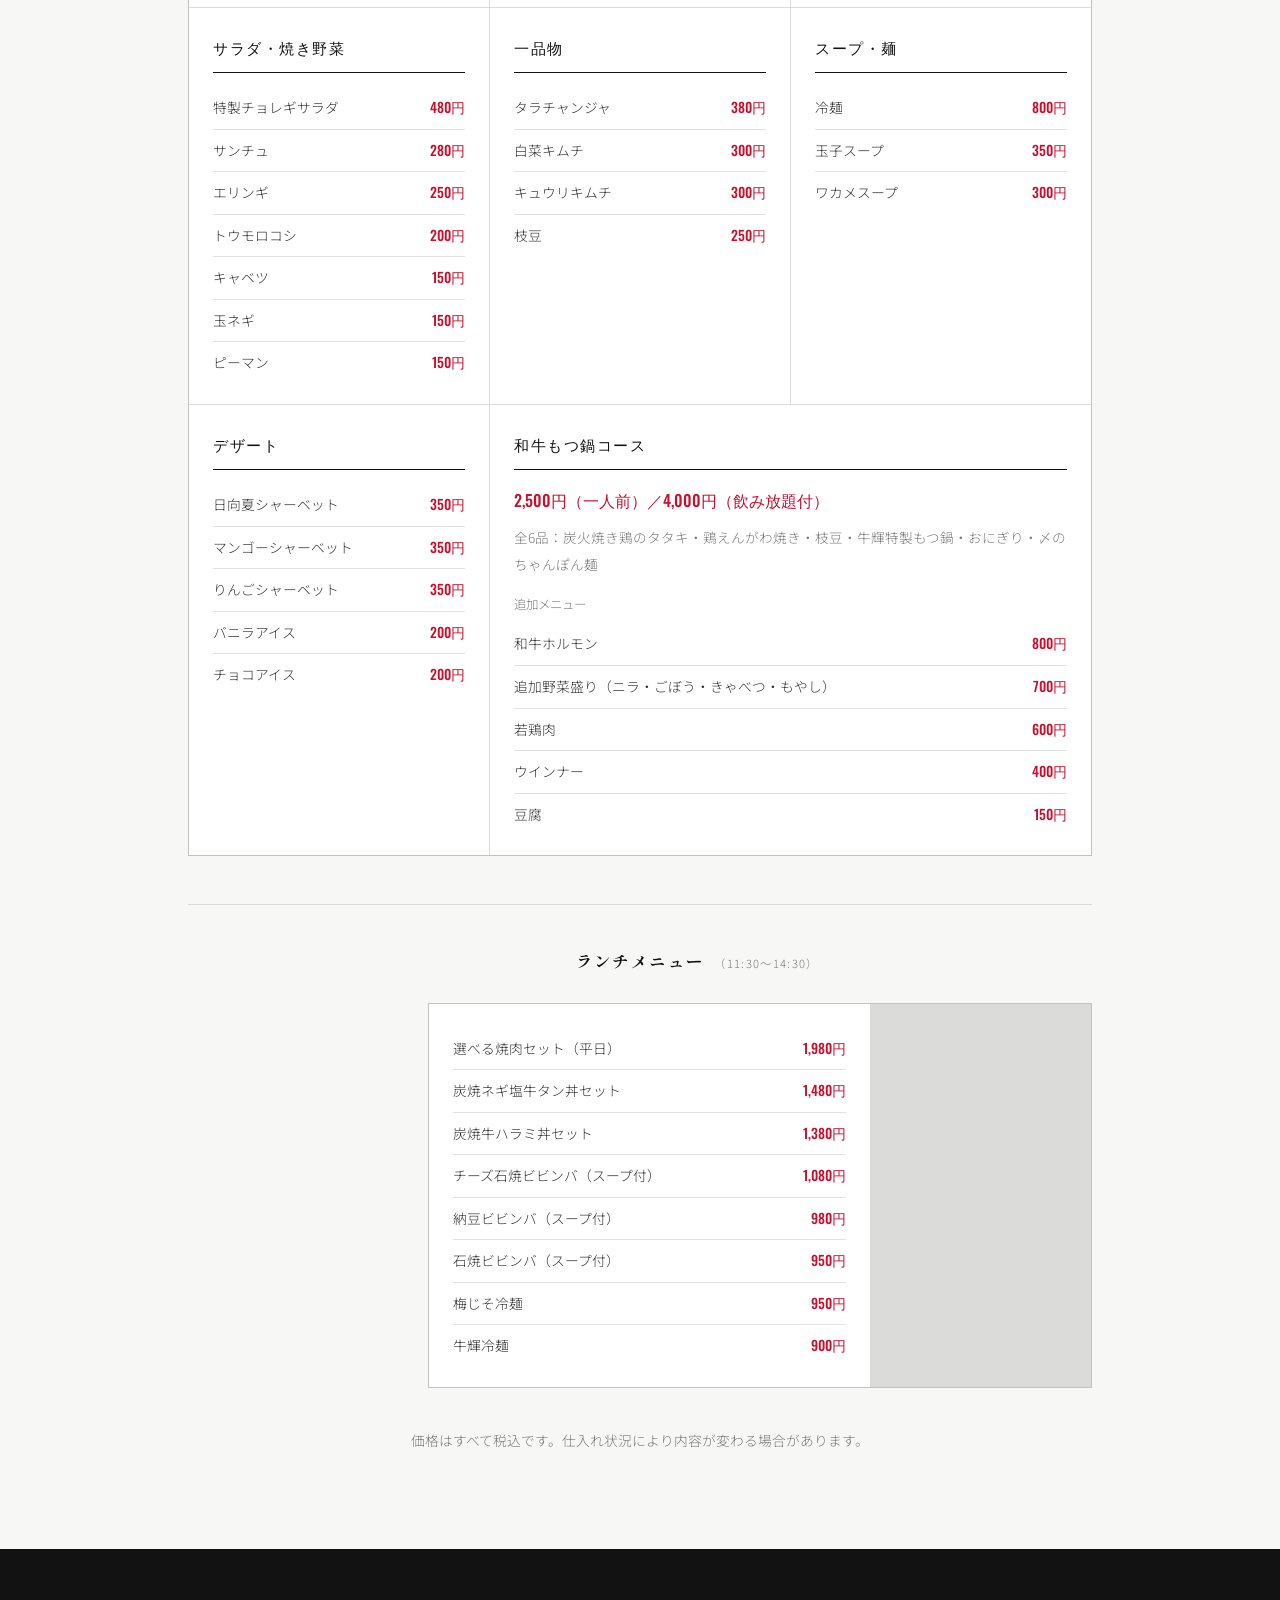
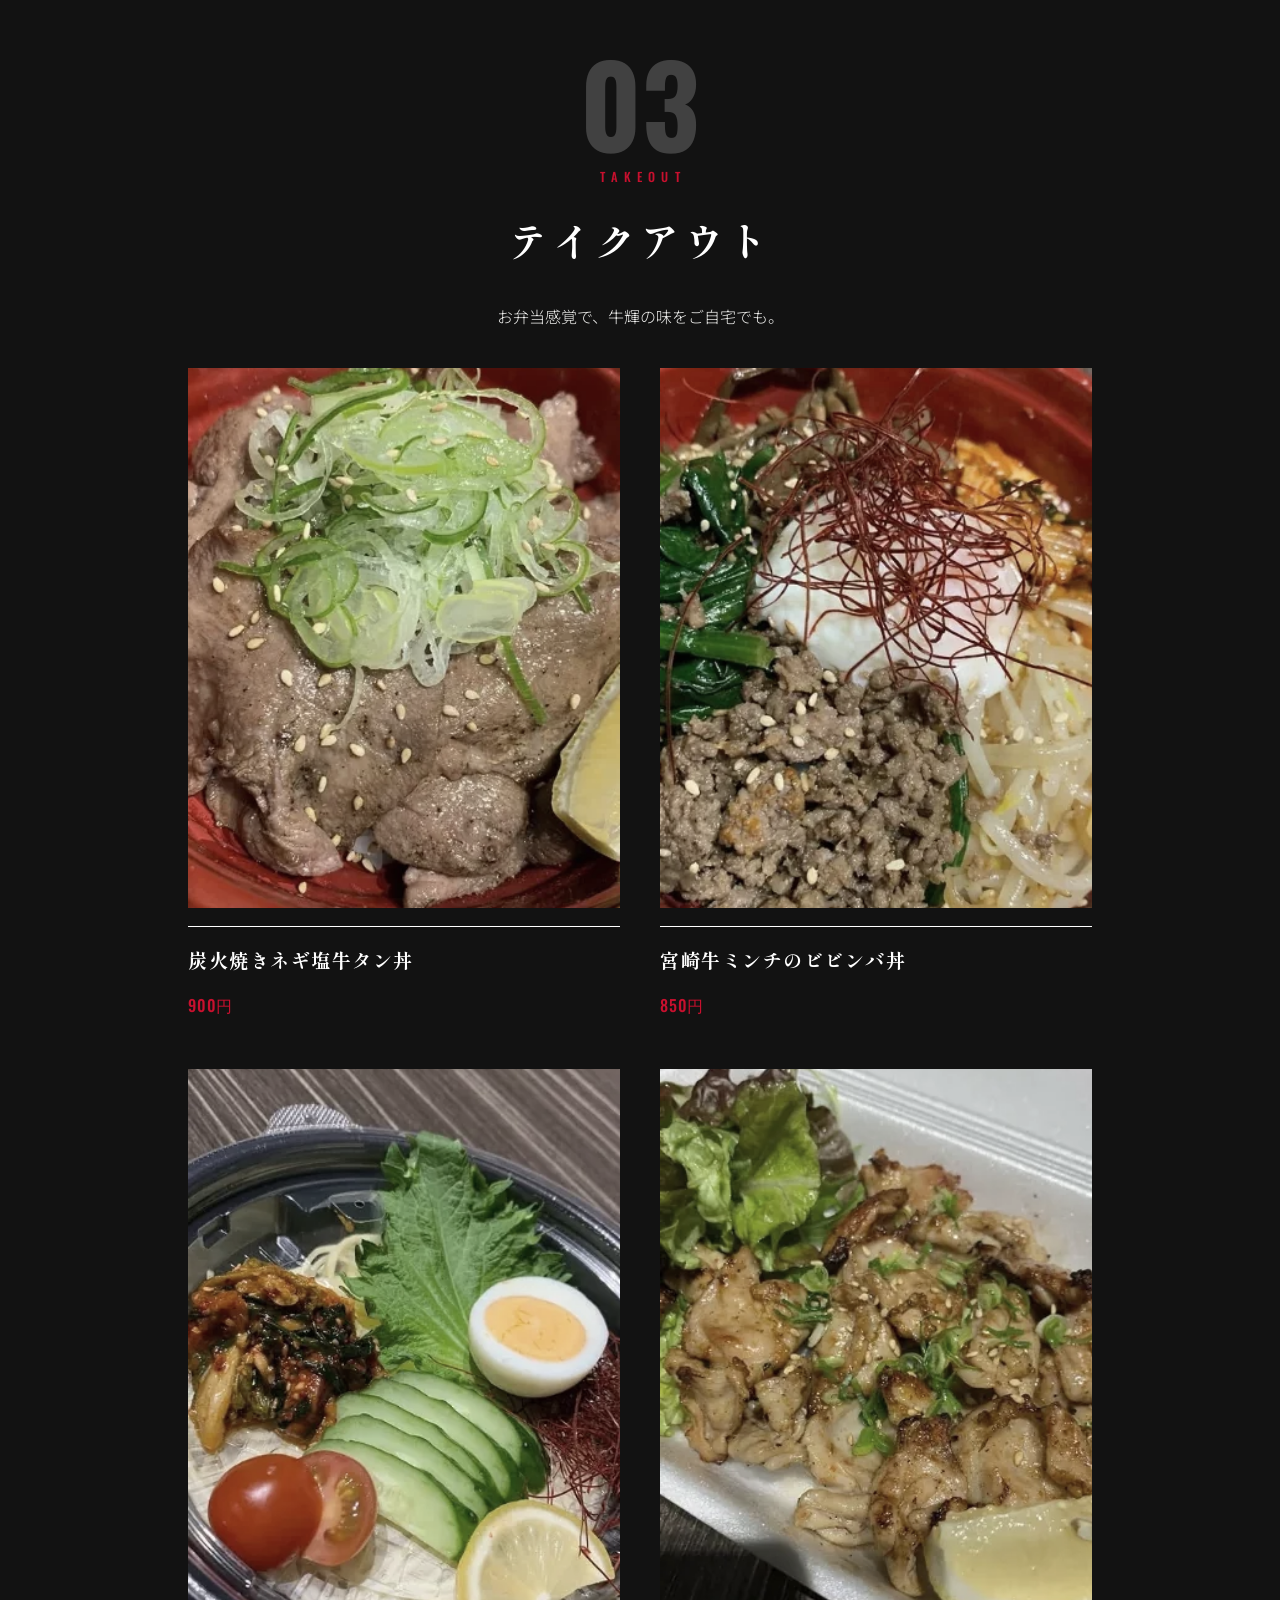
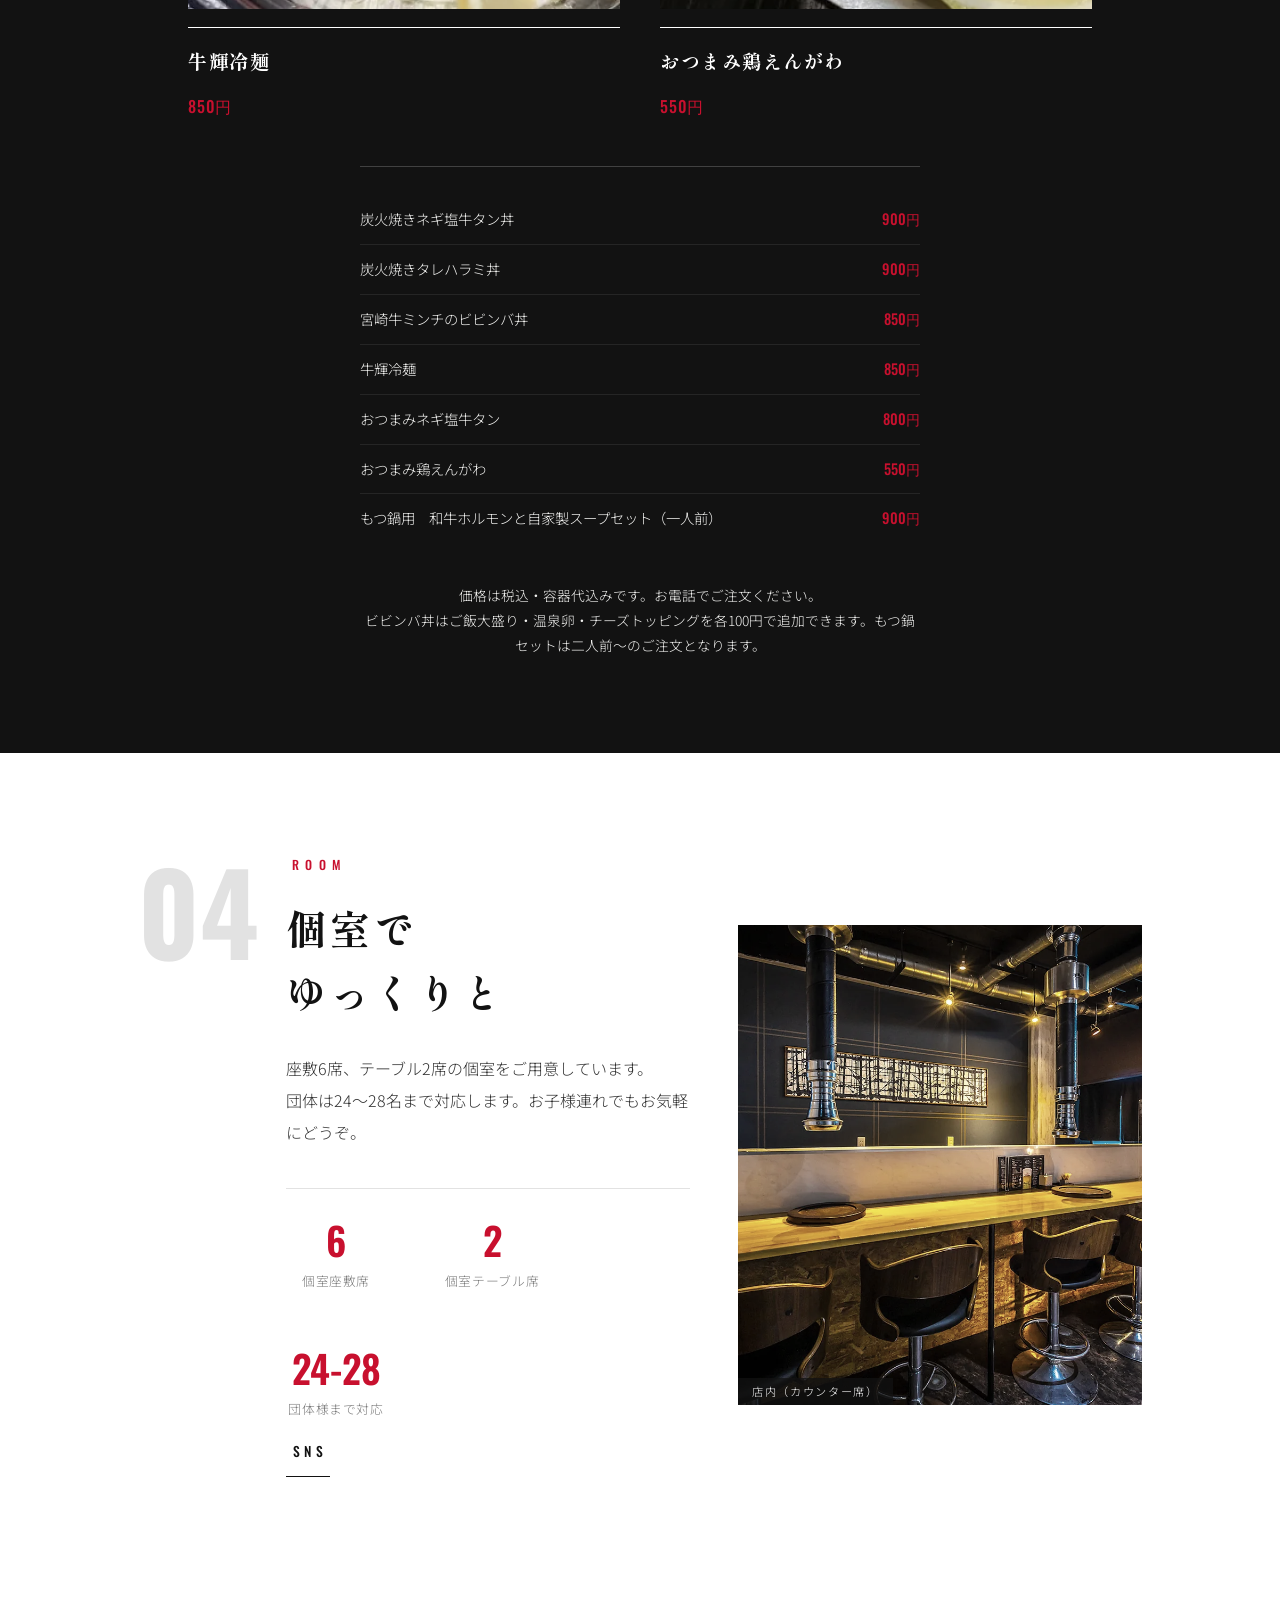
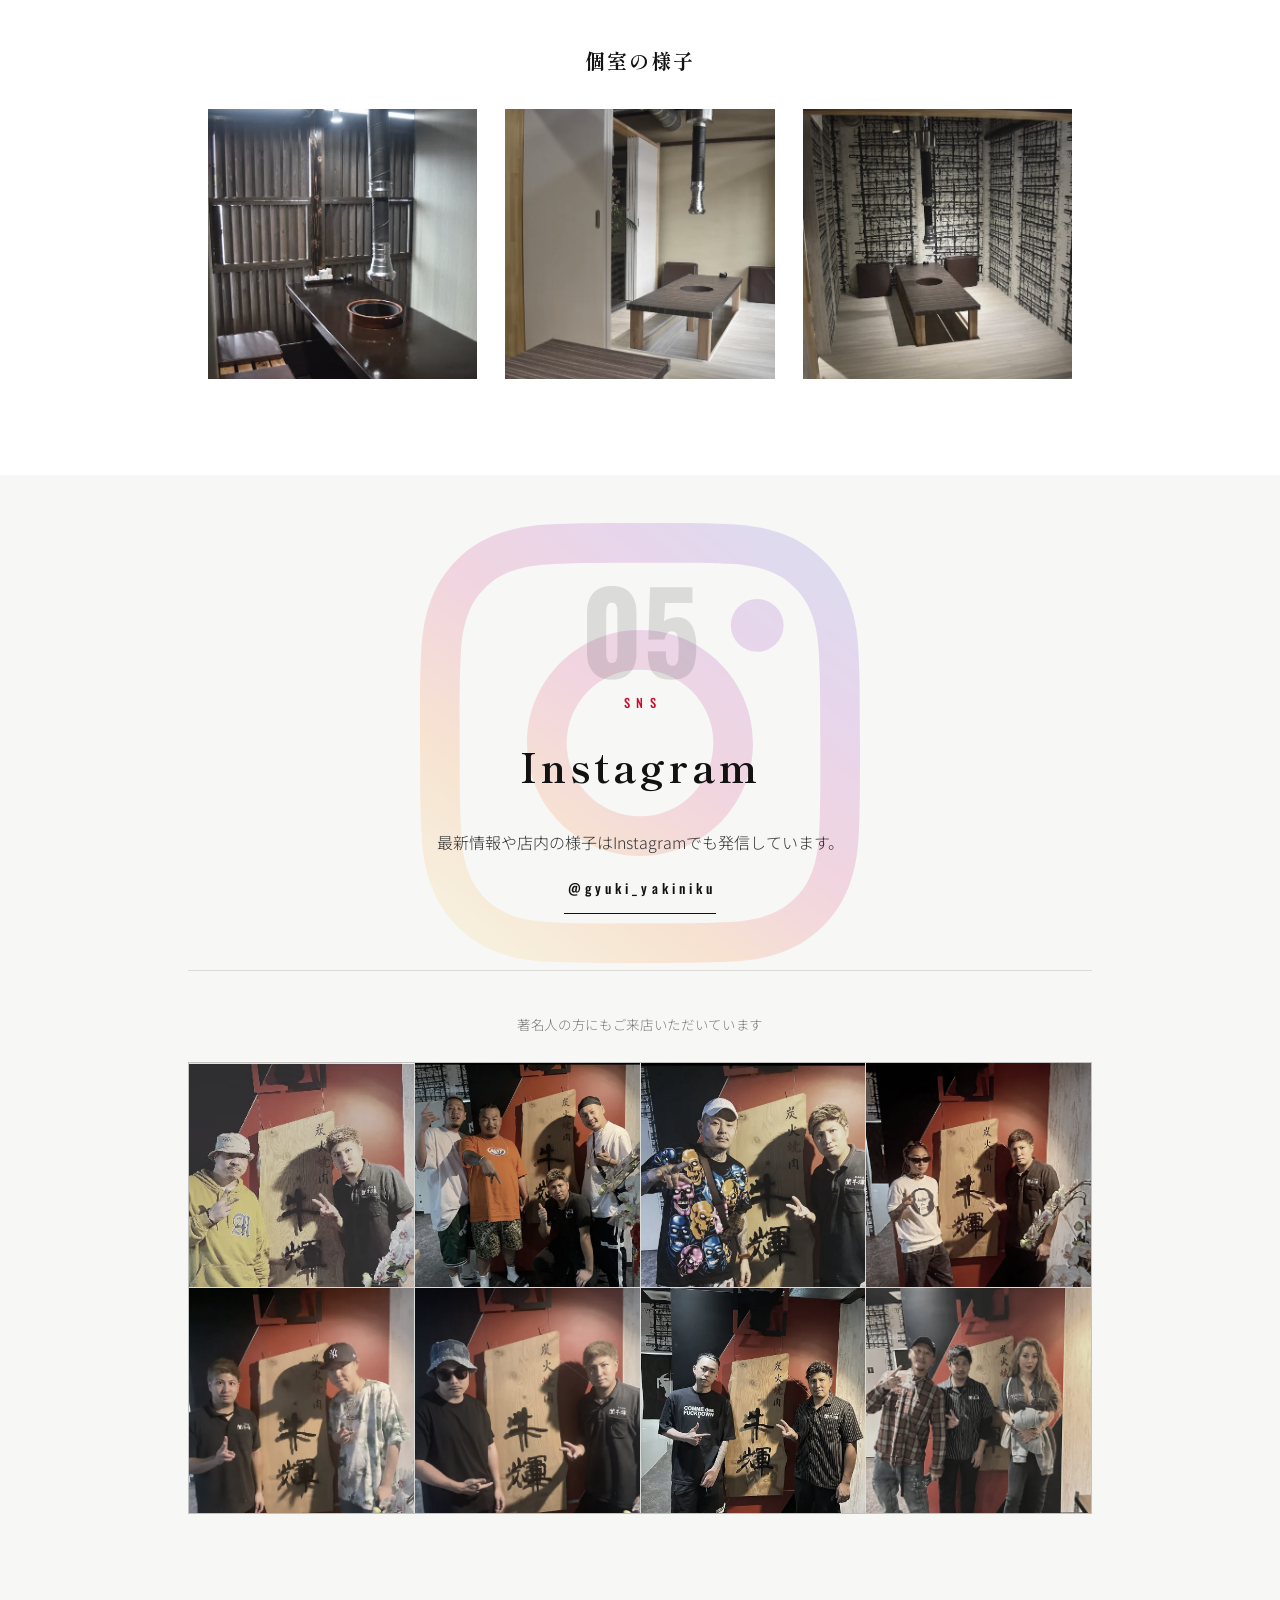
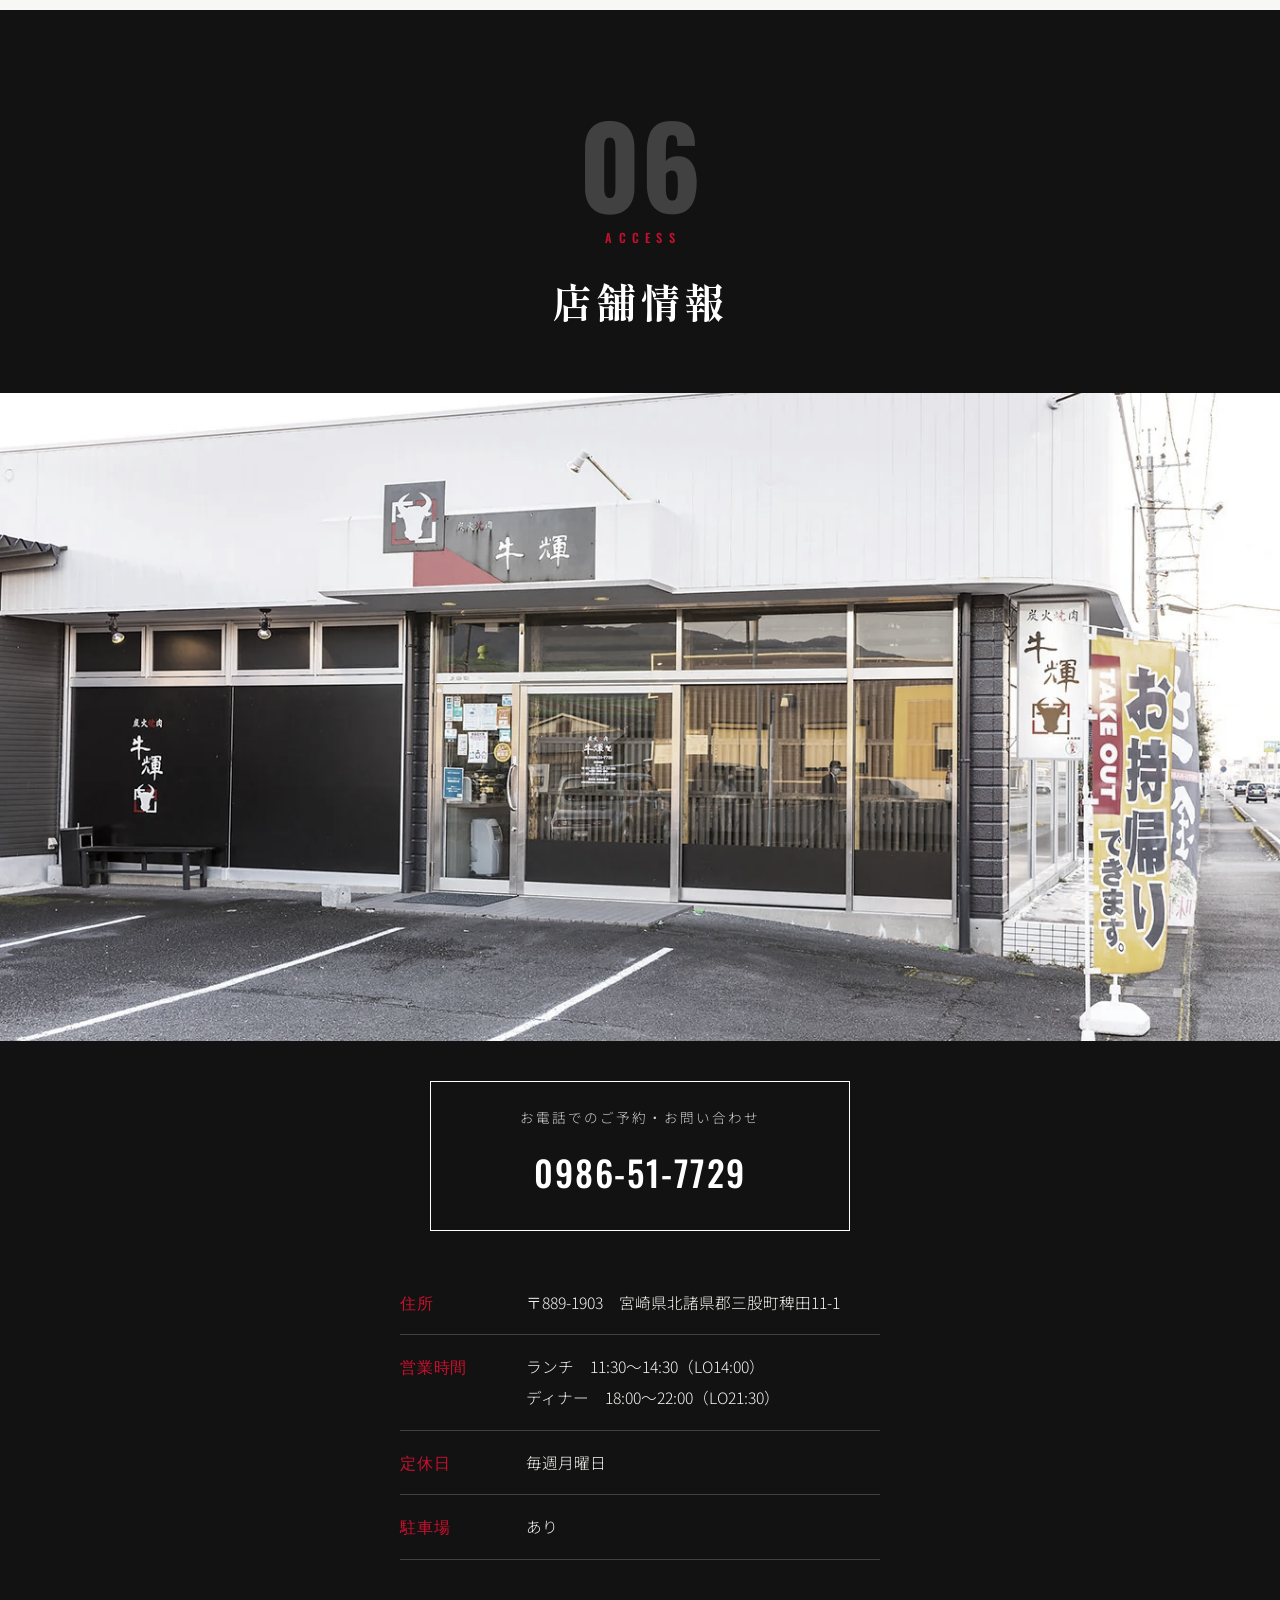
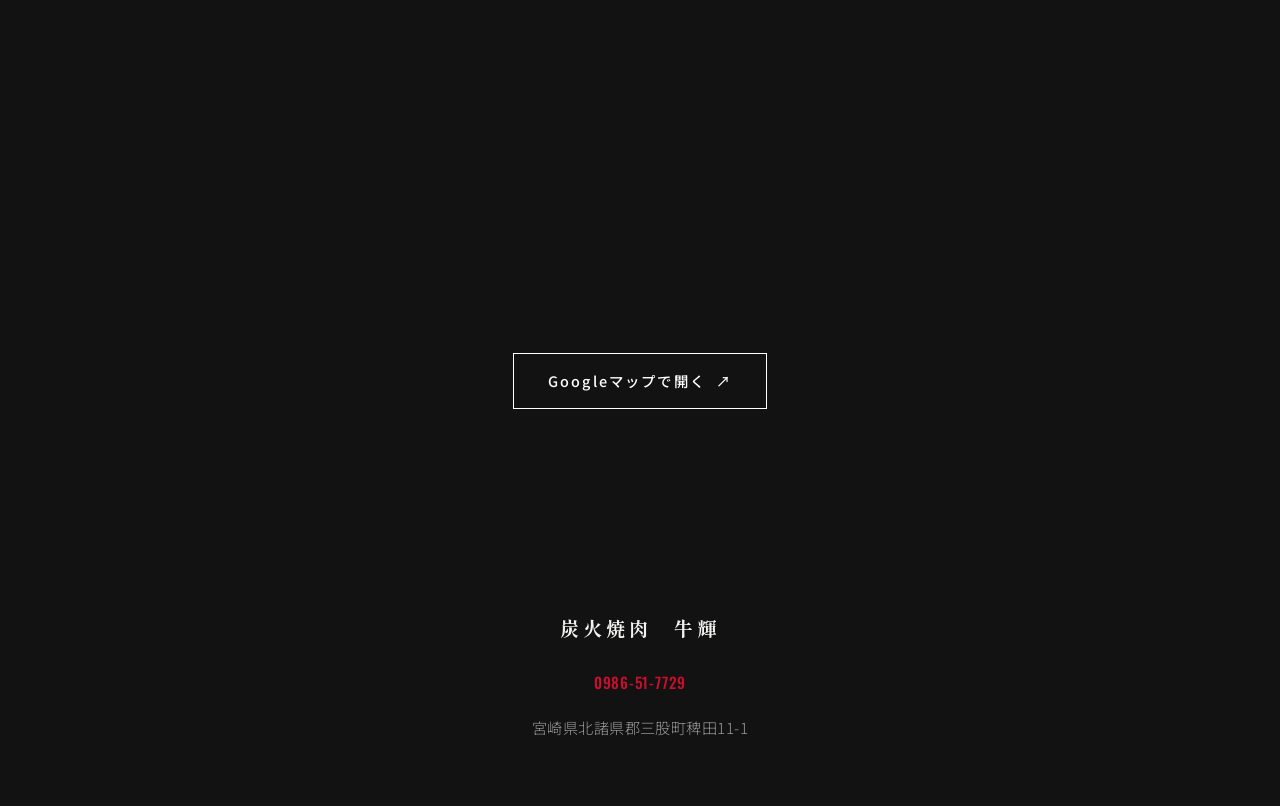
<file: pattern-c/index.html>
<!DOCTYPE html>
<html lang="ja">
<head>
<meta charset="UTF-8">
<meta name="viewport" content="width=device-width, initial-scale=1.0">
<title>炭火焼肉 牛輝（ぎゅうき）｜宮崎県三股町の個室焼肉【デザイン案C】</title>
<meta name="description" content="宮崎県北諸県郡三股町の個室焼肉店「炭火焼肉 牛輝」。赤身肉と備長炭にこだわった焼肉店です。座敷6席・テーブル2席の個室あり、団体24〜28名まで対応。テイクアウトも承ります。">
<meta name="robots" content="noindex">
<link rel="preconnect" href="https://fonts.googleapis.com">
<link rel="preconnect" href="https://fonts.gstatic.com" crossorigin>
<link href="https://fonts.googleapis.com/css2?family=Oswald:wght@400;500;600;700&family=Shippori+Mincho:wght@500;700&family=Noto+Sans+JP:wght@300;400;500;700&display=swap" rel="stylesheet">
<link rel="stylesheet" href="style.css?v=4">
</head>
<body>

<div class="top-bar">
  <div class="top-bar__row">
    <a class="top-bar__tel" href="tel:0986517729">0986-51-7729</a>
    <span class="top-bar__hours">月曜定休</span>
  </div>
  <nav class="top-bar__nav">
    <a href="#concept"><span class="top-bar__num">01</span>こだわり</a>
    <a href="#menu"><span class="top-bar__num">02</span>メニュー</a>
    <a href="#takeout"><span class="top-bar__num">03</span>テイクアウト</a>
    <a href="#room"><span class="top-bar__num">04</span>個室</a>
    <a href="#sns"><span class="top-bar__num">05</span>SNS</a>
    <a href="#info"><span class="top-bar__num">06</span>アクセス</a>
  </nav>
</div>

<header class="hero">
  <div class="hero__slides">
    <div class="hero__slide is-active">
      <img class="hero__bg" src="../assets/img/concept-meat.webp" alt="上ハラミと特上タンの盛り合わせ">
    </div>
    <div class="hero__slide">
      <img class="hero__bg" src="../assets/img/interior-counter.webp" alt="炭火焼肉 牛輝の店内（カウンター席）" decoding="async">
    </div>
    <div class="hero__slide">
      <img class="hero__bg" src="../assets/img/hero-moriawase.webp" alt="牛輝の焼肉盛り合わせ（上カルビ・赤身・ハラミ・塩タン）" decoding="async">
    </div>
    <div class="hero__slide">
      <picture>
        <source media="(max-width: 767px)" srcset="../assets/img/hero-rooms-c-tall.webp?v=20261011a">
        <img class="hero__bg" src="../assets/img/hero-rooms-c-wide.webp?v=20261011a" alt="牛輝の木製看板と、個室の座敷・テーブル席" decoding="async">
      </picture>
    </div>
  </div>
  <div class="hero__overlay"></div>

  <div class="hero__frame" aria-hidden="true"></div>

  <div class="hero__content">
    <p class="hero__en">SUMIBI YAKINIKU</p>
    <img class="hero__logo" src="../assets/img/logo.webp" alt="炭火焼肉 牛輝">
    <a class="btn btn--primary" href="tel:0986517729">電話でのご予約はこちら</a>
  </div>

  <p class="hero__scroll" aria-hidden="true">SCROLL<span></span></p>
</header>

<main>

  <section class="band band--white" id="concept">
    <div class="editorial">
      <p class="editorial__num">01</p>
      <div class="editorial__media reveal">
        <img src="../assets/img/concept-meat.webp" alt="上ハラミと特上タンの盛り合わせ" loading="lazy">
      </div>
      <div class="editorial__text">
        <p class="eyebrow reveal">CONCEPT</p>
        <h2 class="section__title reveal">赤身肉と、<br>備長炭と。</h2>
        <p class="section__lead reveal">
          脂の少ない赤身肉を中心に、備長炭でじっくり焼き上げています。<br>
          ランプ、イチボ、シンシンなど、希少な部位は専用のわさびでどうぞ。
        </p>
        <a class="line-link reveal" href="#menu">MENU</a>
      </div>
    </div>
  </section>

  <section class="band band--paper" id="menu">
    <div class="section-inner">
      <p class="editorial__num editorial__num--center">02</p>
      <p class="eyebrow reveal">MENU</p>
      <h2 class="section__title reveal">メニュー　一部紹介</h2>
      <p class="section__lead reveal">人気のメニューを一部ご紹介します。<br>全メニューは下の「料金表」をご覧ください。</p>

      <div class="menu-grid">
        <article class="menu-item reveal">
          <img class="menu-item__img" src="../assets/img/cut-ichibo.webp" alt="イチボ" loading="lazy">
          <h3 class="menu-item__name">イチボ</h3>
          <p class="menu-item__desc">牛のお尻の部位。赤身とサシのバランスが良く柔らかい、数量限定の希少部位です。</p>
          <p class="menu-item__price">1,080円</p>
        </article>

        <article class="menu-item reveal">
          <img class="menu-item__img" src="../assets/img/cut-rump.webp" alt="ランプ" loading="lazy">
          <h3 class="menu-item__name">ランプ</h3>
          <p class="menu-item__desc">モモ肉の一部で、特に柔らかく旨味のある希少部位です。</p>
          <p class="menu-item__price">1,080円</p>
        </article>

        <article class="menu-item reveal">
          <img class="menu-item__img" src="../assets/img/cut-shinshin.webp" alt="シンシン" loading="lazy">
          <h3 class="menu-item__name">シンシン</h3>
          <p class="menu-item__desc">モモ肉の一部でキメが細かく柔らかい、人気の希少部位です。</p>
          <p class="menu-item__price">1,080円</p>
        </article>

        <article class="menu-item reveal">
          <img class="menu-item__img" src="../assets/img/cut-nama-tan.webp" alt="上塩タン" loading="lazy">
          <h3 class="menu-item__name">上塩タン</h3>
          <p class="menu-item__desc">塩で味わう牛タンです。</p>
          <p class="menu-item__price">750円</p>
        </article>

        <article class="menu-item reveal">
          <img class="menu-item__img" src="../assets/img/dish-yukke.webp" alt="馬刺しユッケ" loading="lazy">
          <h3 class="menu-item__name">熊本産馬刺しユッケ</h3>
          <p class="menu-item__desc">熊本産の馬肉を使った一品です。</p>
          <p class="menu-item__price">780円</p>
        </article>

        <article class="menu-item reveal">
          <img class="menu-item__img" src="../assets/img/dish-reimen.webp" alt="牛輝冷麺" loading="lazy">
          <h3 class="menu-item__name">牛輝冷麺</h3>
          <p class="menu-item__desc">当店自慢の一杯です。</p>
          <p class="menu-item__price">800円</p>
        </article>
      </div>

      <div class="price-list reveal">
        <p class="eyebrow">ALL MENU</p>
        <h3 class="price-list__title">料金表</h3>

        <h4 class="price-list__group">メニュー</h4>
        <div class="price-list__grid">
          <div class="price-list__cat">
            <h4>希少部位（数量限定）</h4>
            <ul>
              <li><span>シンシン</span><span>1,080円</span></li>
              <li><span>イチボ</span><span>1,080円</span></li>
              <li><span>ランプ</span><span>1,080円</span></li>
            </ul>
          </div>

          <div class="price-list__cat">
            <h4>宮崎牛</h4>
            <ul>
              <li><span>シャトーブリアン</span><span>2,200円</span></li>
              <li><span>ヒレ</span><span>1,800円</span></li>
              <li><span>特上カルビ</span><span>1,350円</span></li>
              <li><span>上カルビ</span><span>1,050円</span></li>
              <li><span>上ロース</span><span>1,050円</span></li>
              <li><span>カルビ</span><span>850円</span></li>
              <li><span>赤身</span><span>850円</span></li>
              <li><span>特上ロース一枚焼きすき</span><span>680円</span></li>
              <li><span>壺漬けリブフィンガー（数量限定）</span><span>680円</span></li>
            </ul>
          </div>

          <div class="price-list__cat">
            <h4>牛タン</h4>
            <ul>
              <li><span>厚切り上ネギ塩タン</span><span>1,380円</span></li>
              <li><span>月見特上タン</span><span>1,380円</span></li>
              <li><span>生タン</span><span>1,280円</span></li>
              <li><span>上ネギ塩タン</span><span>850円</span></li>
              <li><span>上塩タン</span><span>750円</span></li>
            </ul>
          </div>

          <div class="price-list__cat">
            <h4>ホルモン</h4>
            <ul>
              <li><span>上ハラミ・サガリ</span><span>1,250円</span></li>
              <li><span>ハラミ</span><span>850円</span></li>
              <li><span>上ミノ</span><span>700円</span></li>
              <li><span>丸腸</span><span>680円</span></li>
              <li><span>焼き塩レバー</span><span>650円</span></li>
              <li><span>ホルモン</span><span>600円</span></li>
              <li><span>センマイ</span><span>600円</span></li>
              <li><span>ハツ</span><span>600円</span></li>
            </ul>
          </div>

          <div class="price-list__cat">
            <h4>豚肉・鶏肉</h4>
            <ul>
              <li><span>豚バラ</span><span>550円</span></li>
              <li><span>豚トロ</span><span>550円</span></li>
              <li><span>鶏えんがわ（味付き）</span><span>550円</span></li>
              <li><span>鶏小肉</span><span>450円</span></li>
              <li><span>若鶏肉</span><span>400円</span></li>
              <li><span>ウインナー（4本）</span><span>300円</span></li>
            </ul>
          </div>

          <div class="price-list__cat">
            <h4>刺身</h4>
            <ul>
              <li><span>熊本産上赤身馬刺し</span><span>800円</span></li>
              <li><span>熊本産馬刺しユッケ</span><span>780円</span></li>
              <li><span>白センマイ刺し</span><span>780円</span></li>
            </ul>
          </div>

          <div class="price-list__cat">
            <h4>海鮮</h4>
            <ul>
              <li><span>サザエ（2個）</span><span>550円</span></li>
              <li><span>殻付きホタテ（2枚）</span><span>550円</span></li>
              <li><span>エビ（2尾）</span><span>350円</span></li>
              <li><span>イカ下足</span><span>350円</span></li>
            </ul>
          </div>

          <div class="price-list__cat">
            <h4>トッピング・薬味</h4>
            <ul>
              <li><span>肉専用ワサビ</span><span>100円</span></li>
              <li><span>特製ネギ塩</span><span>100円</span></li>
              <li><span>生卵</span><span>50円</span></li>
              <li><span>カットレモン</span><span>30円</span></li>
            </ul>
          </div>

          <div class="price-list__cat">
            <h4>ご飯物</h4>
            <ul>
              <li><span>炙りチーズ石焼ビビンバ</span><span>900円</span></li>
              <li><span>宮崎牛炙り握り1貫<small class="price-note">（3貫より）</small></span><span>800円</span></li>
              <li><span>炙りビビンバ</span><span>800円</span></li>
              <li><span>ご飯（大）</span><span>200円</span></li>
              <li><span>ご飯（並）</span><span>150円</span></li>
              <li><span>おにぎり1個（塩・玉子）</span><span>100円</span></li>
              <li><span>宮崎牛特上握り1貫<small class="price-note">（3貫より）</small></span><span>―</span></li>
            </ul>
          </div>

          <div class="price-list__cat">
            <h4>サラダ・焼き野菜</h4>
            <ul>
              <li><span>特製チョレギサラダ</span><span>480円</span></li>
              <li><span>サンチュ</span><span>280円</span></li>
              <li><span>エリンギ</span><span>250円</span></li>
              <li><span>トウモロコシ</span><span>200円</span></li>
              <li><span>キャベツ</span><span>150円</span></li>
              <li><span>玉ネギ</span><span>150円</span></li>
              <li><span>ピーマン</span><span>150円</span></li>
            </ul>
          </div>

          <div class="price-list__cat">
            <h4>一品物</h4>
            <ul>
              <li><span>タラチャンジャ</span><span>380円</span></li>
              <li><span>白菜キムチ</span><span>300円</span></li>
              <li><span>キュウリキムチ</span><span>300円</span></li>
              <li><span>枝豆</span><span>250円</span></li>
            </ul>
          </div>

          <div class="price-list__cat">
            <h4>スープ・麺</h4>
            <ul>
              <li><span>冷麺</span><span>800円</span></li>
              <li><span>玉子スープ</span><span>350円</span></li>
              <li><span>ワカメスープ</span><span>300円</span></li>
            </ul>
          </div>

          <div class="price-list__cat">
            <h4>デザート</h4>
            <ul>
              <li><span>日向夏シャーベット</span><span>350円</span></li>
              <li><span>マンゴーシャーベット</span><span>350円</span></li>
              <li><span>りんごシャーベット</span><span>350円</span></li>
              <li><span>バニラアイス</span><span>200円</span></li>
              <li><span>チョコアイス</span><span>200円</span></li>
            </ul>
          </div>

          <div class="price-list__cat price-list__cat--wide">
            <h4>和牛もつ鍋コース</h4>
            <p class="price-list__course-price">2,500円（一人前）／4,000円（飲み放題付）</p>
            <p class="price-list__course-desc">全6品：炭火焼き鶏のタタキ・鶏えんがわ焼き・枝豆・牛輝特製もつ鍋・おにぎり・〆のちゃんぽん麺</p>
            <p class="price-list__sub-label">追加メニュー</p>
            <ul>
              <li><span>和牛ホルモン</span><span>800円</span></li>
              <li><span>追加野菜盛り（ニラ・ごぼう・きゃべつ・もやし）</span><span>700円</span></li>
              <li><span>若鶏肉</span><span>600円</span></li>
              <li><span>ウインナー</span><span>400円</span></li>
              <li><span>豆腐</span><span>150円</span></li>
            </ul>
          </div>
        </div>

        <h4 class="price-list__group price-list__group--split">
          <span class="price-list__group-spacer" aria-hidden="true">（11:30〜14:30）</span>
          <span>ランチメニュー</span>
          <span class="price-list__group-time">（11:30〜14:30）</span>
        </h4>
        <div class="price-list__grid price-list__grid--lunch">
          <div class="price-list__cat price-list__cat--wide">
            <ul>
              <li><span>選べる焼肉セット（平日）</span><span>1,980円</span></li>
              <li><span>炭焼ネギ塩牛タン丼セット</span><span>1,480円</span></li>
              <li><span>炭焼牛ハラミ丼セット</span><span>1,380円</span></li>
              <li><span>チーズ石焼ビビンバ（スープ付）</span><span>1,080円</span></li>
              <li><span>納豆ビビンバ（スープ付）</span><span>980円</span></li>
              <li><span>石焼ビビンバ（スープ付）</span><span>950円</span></li>
              <li><span>梅じそ冷麺</span><span>950円</span></li>
              <li><span>牛輝冷麺</span><span>900円</span></li>
            </ul>
          </div>
        </div>

        <p class="menu-note">価格はすべて税込です。仕入れ状況により内容が変わる場合があります。</p>
      </div>
    </div>
  </section>

  <section class="band band--ink" id="takeout">
    <div class="section-inner">
      <p class="editorial__num editorial__num--center editorial__num--light">03</p>
      <p class="eyebrow eyebrow--light reveal">TAKEOUT</p>
      <h2 class="section__title section__title--light reveal">テイクアウト</h2>
      <p class="section__lead section__lead--light reveal">お弁当感覚で、牛輝の味をご自宅でも。</p>

      <div class="menu-grid menu-grid--takeout">
        <article class="menu-item menu-item--dark reveal">
          <img class="menu-item__img" src="../assets/img/takeout-tandon.webp" alt="炭火焼きネギ塩牛タン丼" loading="lazy">
          <h3 class="menu-item__name">炭火焼きネギ塩牛タン丼</h3>
          <p class="menu-item__price">900円</p>
        </article>

        <article class="menu-item menu-item--dark reveal">
          <img class="menu-item__img" src="../assets/img/takeout-bibimba.webp" alt="宮崎牛ミンチのビビンバ丼" loading="lazy">
          <h3 class="menu-item__name">宮崎牛ミンチのビビンバ丼</h3>
          <p class="menu-item__price">850円</p>
        </article>

        <article class="menu-item menu-item--dark reveal">
          <img class="menu-item__img" src="../assets/img/takeout-reimen.webp" alt="牛輝冷麺（テイクアウト）" loading="lazy">
          <h3 class="menu-item__name">牛輝冷麺</h3>
          <p class="menu-item__price">850円</p>
        </article>

        <article class="menu-item menu-item--dark reveal">
          <img class="menu-item__img" src="../assets/img/takeout-engawa.webp" alt="おつまみ鶏えんがわ" loading="lazy">
          <h3 class="menu-item__name">おつまみ鶏えんがわ</h3>
          <p class="menu-item__price">550円</p>
        </article>
      </div>

      <ul class="takeout-extra reveal">
        <li><span>炭火焼きネギ塩牛タン丼</span><span>900円</span></li>
        <li><span>炭火焼きタレハラミ丼</span><span>900円</span></li>
        <li><span>宮崎牛ミンチのビビンバ丼</span><span>850円</span></li>
        <li><span>牛輝冷麺</span><span>850円</span></li>
        <li><span>おつまみネギ塩牛タン</span><span>800円</span></li>
        <li><span>おつまみ鶏えんがわ</span><span>550円</span></li>
        <li><span>もつ鍋用　和牛ホルモンと自家製スープセット（一人前）</span><span>900円</span></li>
      </ul>

      <p class="menu-note menu-note--light reveal">
        価格は税込・容器代込みです。お電話でご注文ください。<br>
        ビビンバ丼はご飯大盛り・温泉卵・チーズトッピングを各100円で追加できます。もつ鍋セットは二人前〜のご注文となります。
      </p>
    </div>
  </section>

  <section class="band band--white" id="room">
    <div class="editorial editorial--reverse">
      <p class="editorial__num">04</p>
      <div class="editorial__media reveal">
        <img src="../assets/img/interior-counter.webp" alt="炭火焼肉 牛輝の店内（カウンター席）" loading="lazy">
        <p class="photo-caption">店内（カウンター席）</p>
      </div>
      <div class="editorial__text">
        <p class="eyebrow reveal">ROOM</p>
        <h2 class="section__title reveal">個室で<br>ゆっくりと</h2>
        <p class="section__lead reveal">
          座敷6席、テーブル2席の個室をご用意しています。<br>
          団体は24〜28名まで対応します。お子様連れでもお気軽にどうぞ。
        </p>
        <ul class="room-list reveal">
          <li class="room-list__item">
            <span class="room-list__num">6</span>
            <span class="room-list__label">個室座敷席</span>
          </li>
          <li class="room-list__item">
            <span class="room-list__num">2</span>
            <span class="room-list__label">個室テーブル席</span>
          </li>
          <li class="room-list__item">
            <span class="room-list__num">24-28</span>
            <span class="room-list__label">団体様まで対応</span>
          </li>
        </ul>
        <a class="line-link reveal" href="#sns">SNS</a>
      </div>
    </div>

    <div class="room-gallery">
      <p class="room-gallery__label reveal">個室の様子</p>
      <div class="room-gallery__grid">
        <figure class="room-gallery__item reveal">
          <img src="../assets/img/room-a.webp?v=20261011a" alt="個室：板張りの壁と無煙ロースターのあるテーブル席" loading="lazy">
        </figure>
        <figure class="room-gallery__item reveal">
          <img src="../assets/img/room-b.webp?v=20261011a" alt="個室：ゆったりとした座敷の掘りごたつ席" loading="lazy">
        </figure>
        <figure class="room-gallery__item reveal">
          <img src="../assets/img/room-c.webp?v=20261011a" alt="個室：墨色の柄の壁に囲まれた座敷席" loading="lazy">
        </figure>
      </div>
    </div>
  </section>

  <section class="band band--paper" id="sns">
    <div class="section-inner">
      <p class="editorial__num editorial__num--center">05</p>
      <p class="eyebrow reveal">SNS</p>
      <h2 class="section__title reveal">Instagram</h2>
      <p class="section__lead reveal">最新情報や店内の様子はInstagramでも発信しています。</p>
      <a class="line-link reveal" href="https://www.instagram.com/gyuki_yakiniku/" target="_blank" rel="noopener">@gyuki_yakiniku</a>

      <div class="celeb reveal">
        <p class="celeb__label">著名人の方にもご来店いただいています</p>
        <div class="celeb__grid">
          <img src="../assets/img/celeb-1.webp" alt="ご来店いただいたお客様と店主" loading="lazy">
          <img src="../assets/img/celeb-2.webp" alt="ご来店いただいたお客様と店主" loading="lazy">
          <img src="../assets/img/celeb-3.webp" alt="ご来店いただいたお客様と店主" loading="lazy">
          <img src="../assets/img/celeb-4.webp" alt="ご来店いただいたお客様と店主" loading="lazy">
          <img src="../assets/img/celeb-5.webp" alt="ご来店いただいたお客様と店主" loading="lazy">
          <img src="../assets/img/celeb-6.webp" alt="ご来店いただいたお客様と店主" loading="lazy">
          <img src="../assets/img/celeb-7.webp" alt="ご来店いただいたお客様と店主" loading="lazy">
          <img src="../assets/img/celeb-8.webp" alt="ご来店いただいたお客様と店主" loading="lazy">
        </div>
      </div>
    </div>
  </section>

  <section class="band band--ink" id="info">
    <div class="section-inner section-inner--heading">
      <p class="editorial__num editorial__num--center editorial__num--light">06</p>
      <p class="eyebrow eyebrow--light reveal">ACCESS</p>
      <h2 class="section__title section__title--light reveal">店舗情報</h2>
    </div>

    <figure class="band__photo reveal">
      <img src="../assets/img/shop-exterior.webp" alt="炭火焼肉 牛輝 店舗外観" loading="lazy">
    </figure>

    <div class="section-inner section-inner--body">
      <a class="tel-block reveal" href="tel:0986517729">
        <span class="tel-block__label">お電話でのご予約・お問い合わせ</span>
        <span class="tel-block__number">0986-51-7729</span>
      </a>

      <dl class="info-list reveal">
        <div class="info-list__row">
          <dt>住所</dt>
          <dd>〒889-1903　宮崎県北諸県郡三股町稗田11-1</dd>
        </div>
        <div class="info-list__row">
          <dt>営業時間</dt>
          <dd>ランチ　11:30〜14:30（LO14:00）<br>ディナー　18:00〜22:00（LO21:30）</dd>
        </div>
        <div class="info-list__row">
          <dt>定休日</dt>
          <dd>毎週月曜日</dd>
        </div>
        <div class="info-list__row">
          <dt>駐車場</dt>
          <dd>あり</dd>
        </div>
      </dl>

      <div class="map reveal">
        <iframe
          title="炭火焼肉 牛輝 地図"
          loading="lazy"
          referrerpolicy="no-referrer-when-downgrade"
          src="https://www.google.com/maps?q=%E5%AE%AE%E5%B4%8E%E7%9C%8C%E5%8C%97%E8%AB%B8%E7%9C%8C%E9%83%A1%E4%B8%89%E8%82%A1%E7%94%BA%E7%A8%97%E7%94%B011-1&output=embed">
        </iframe>
      </div>

      <p class="map-open reveal">
        <a class="btn btn--primary btn--map" href="https://www.google.com/maps/search/?api=1&amp;query=%E5%AE%AE%E5%B4%8E%E7%9C%8C%E5%8C%97%E8%AB%B8%E7%9C%8C%E9%83%A1%E4%B8%89%E8%82%A1%E7%94%BA%E7%A8%97%E7%94%B011-1" target="_blank" rel="noopener">Googleマップで開く<span class="btn__icon" aria-hidden="true">↗</span></a>
      </p>

    </div>
  </section>

</main>

<footer class="band band--ink footer">
  <div class="section-inner">
    <p class="footer__name">炭火焼肉　牛輝</p>
    <a class="footer__tel" href="tel:0986517729">0986-51-7729</a>
    <p class="footer__addr">宮崎県北諸県郡三股町稗田11-1</p>
  </div>
</footer>

<script src="../script.js?v=20261011c"></script>
</body>
</html>
</file>
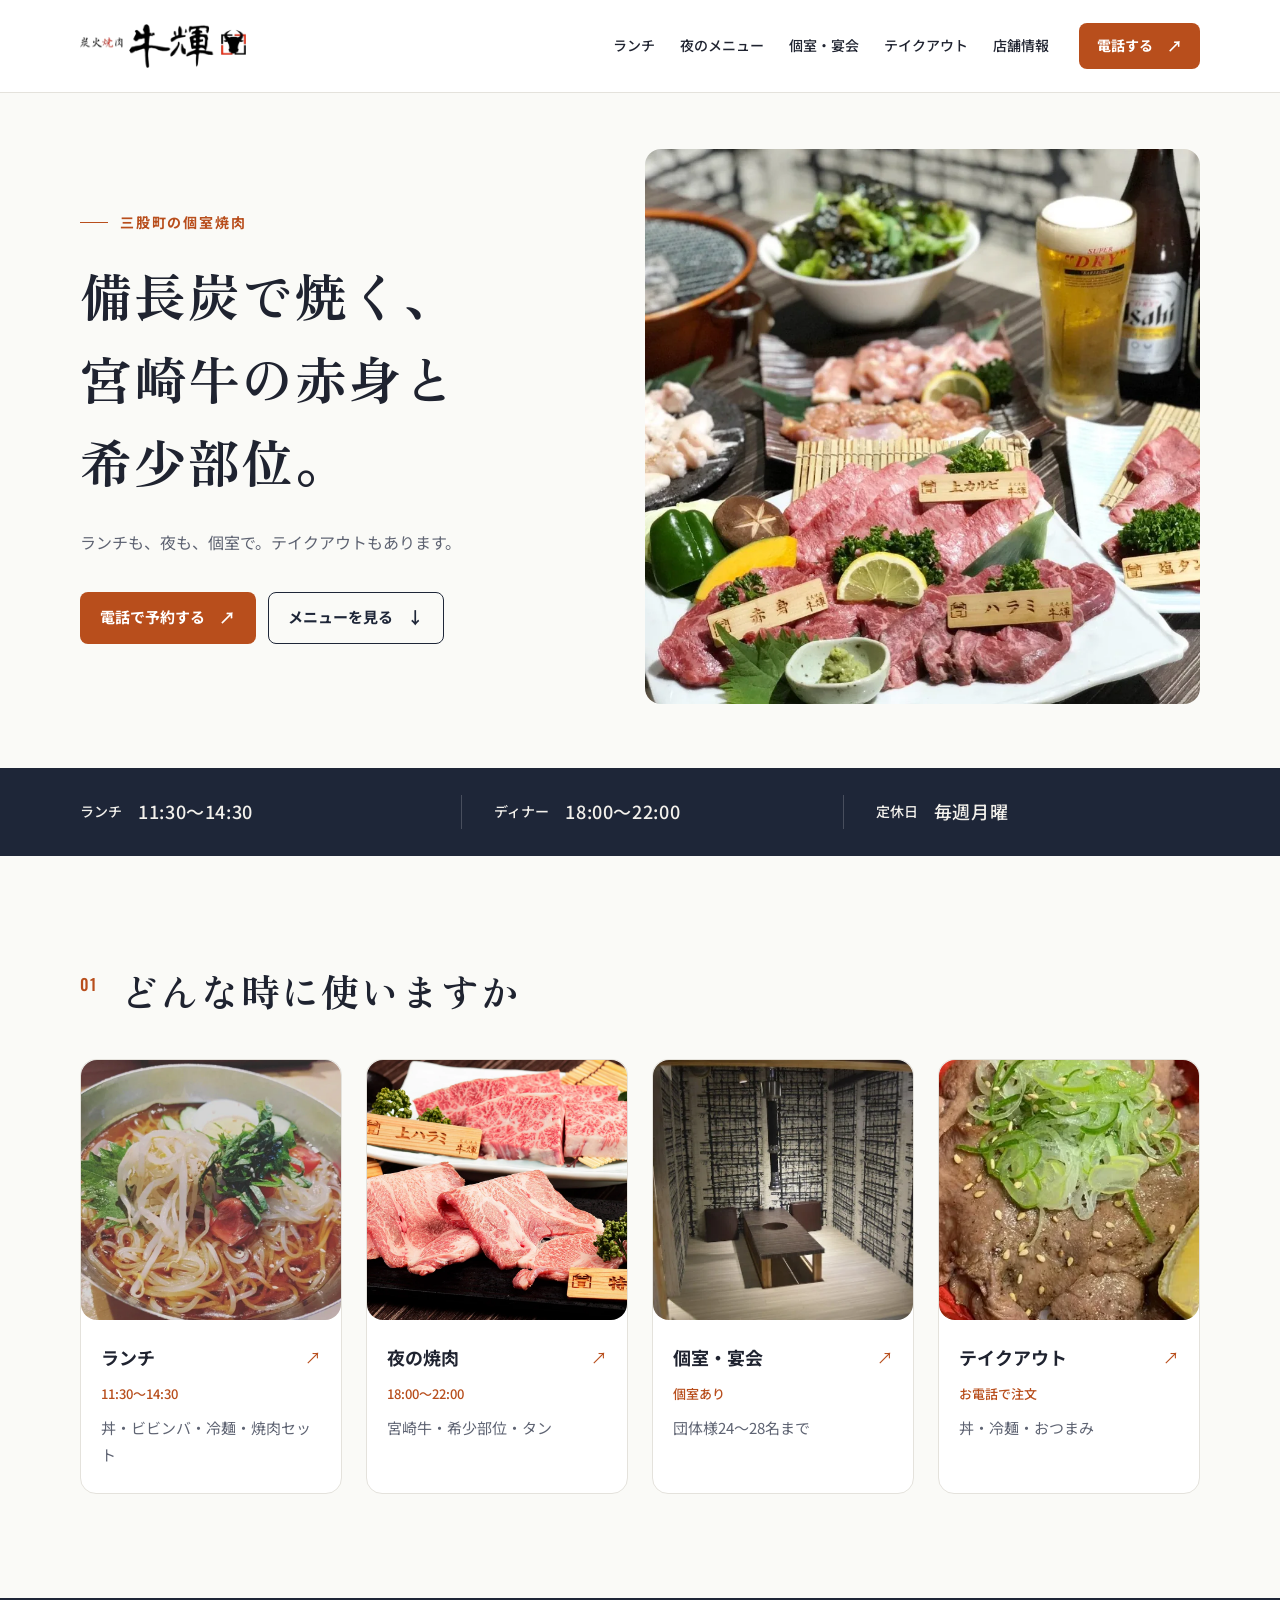
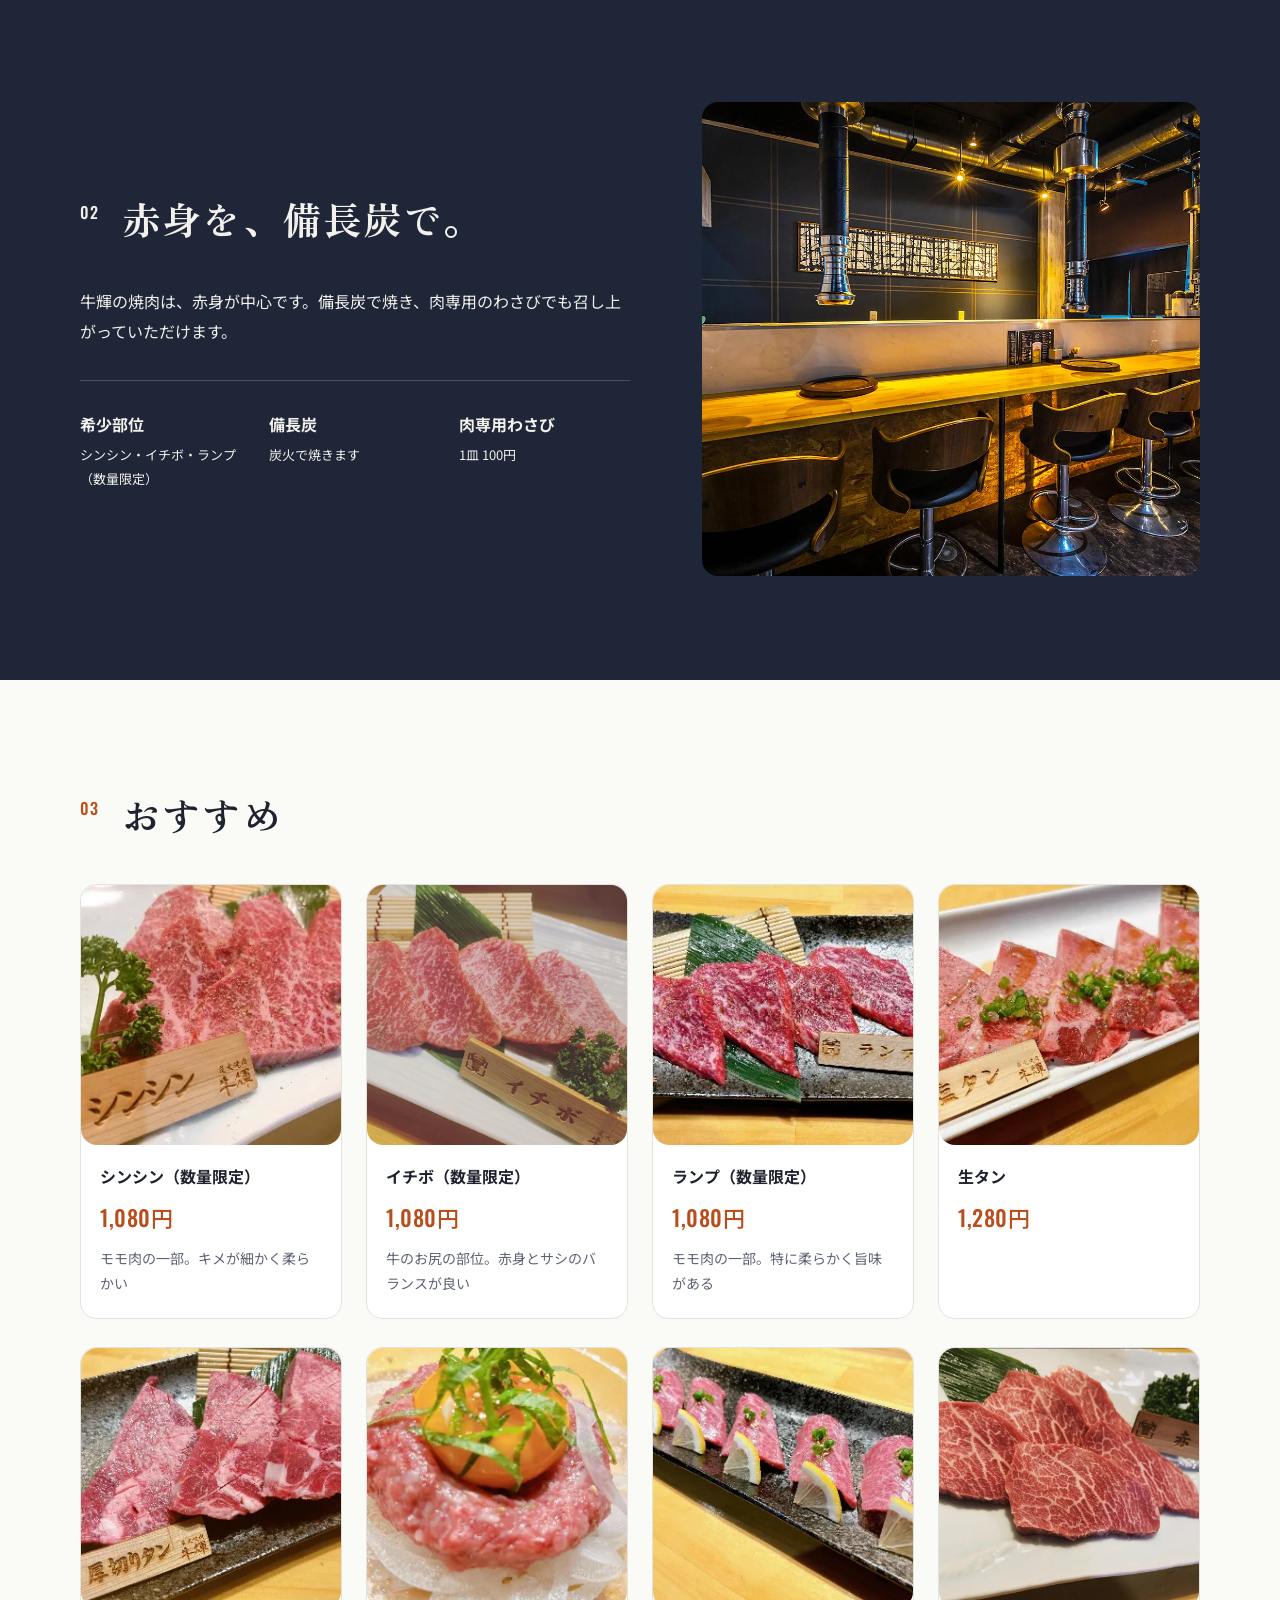
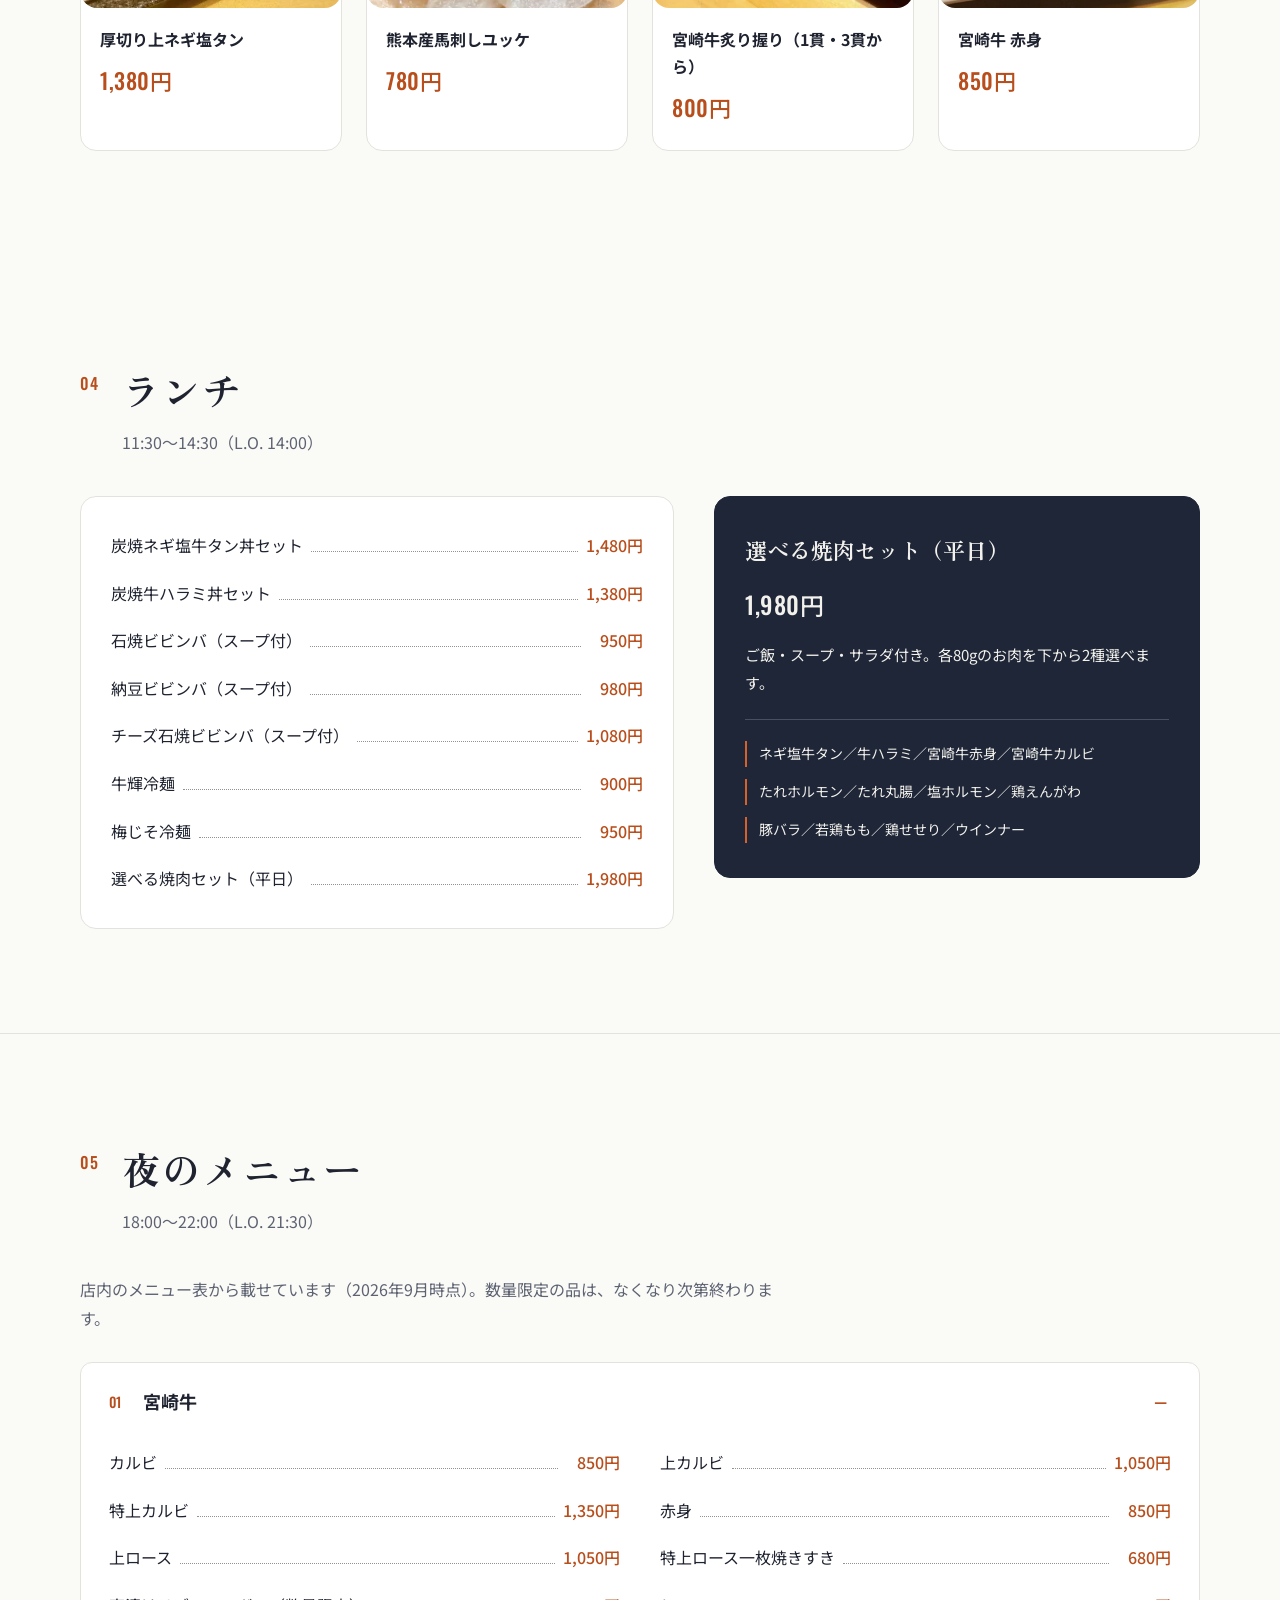
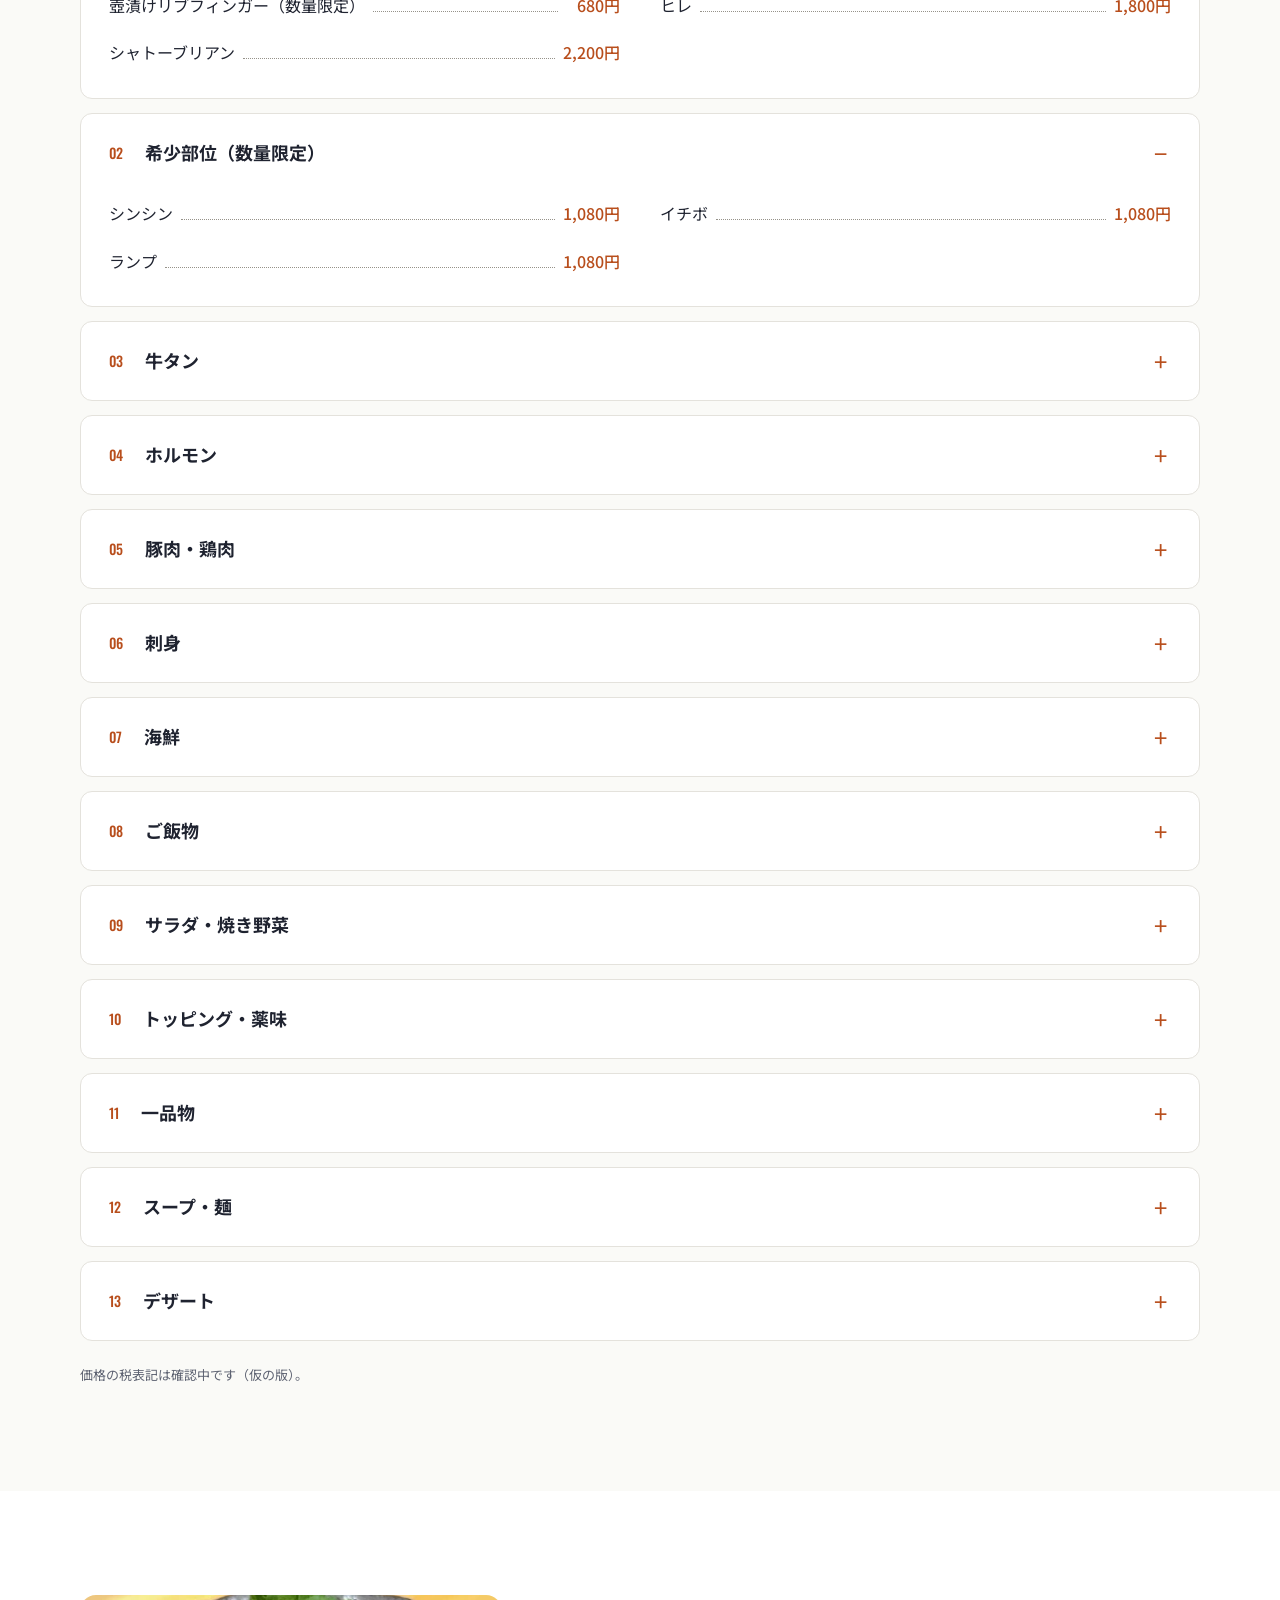
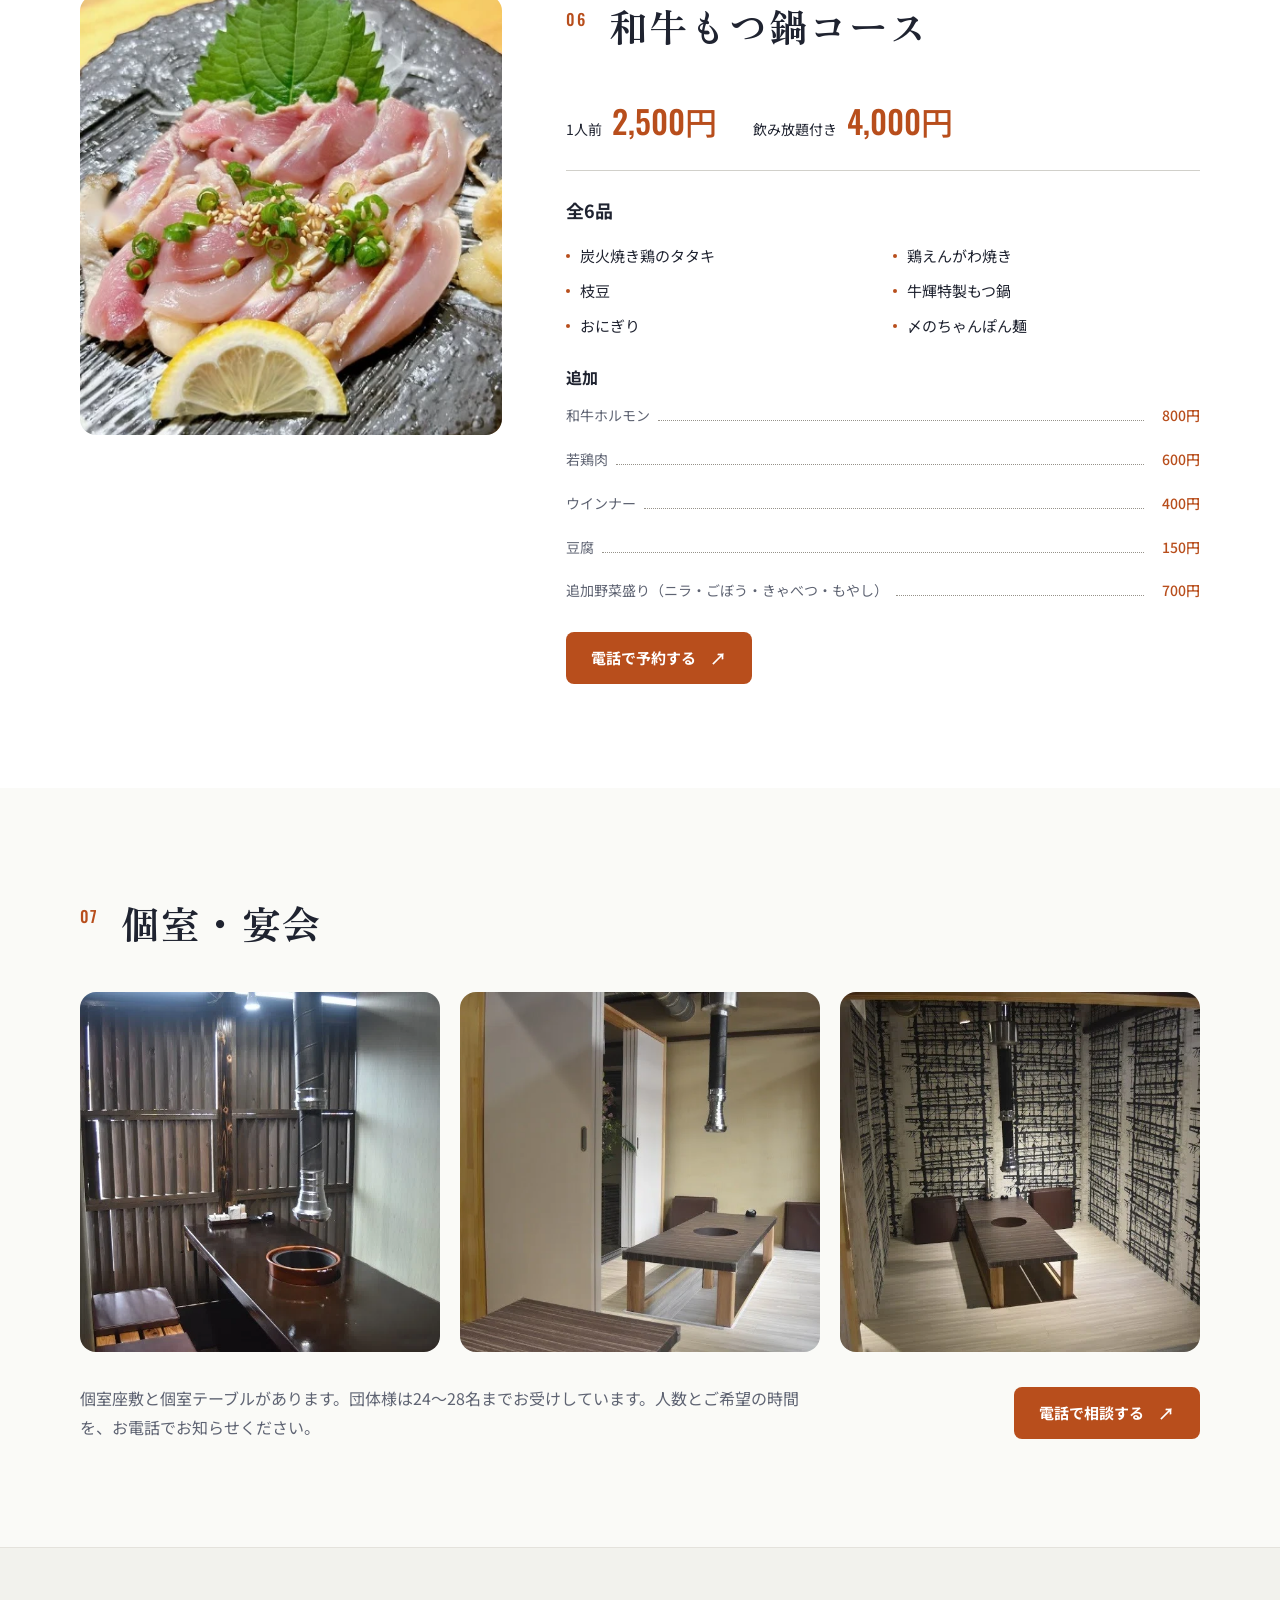
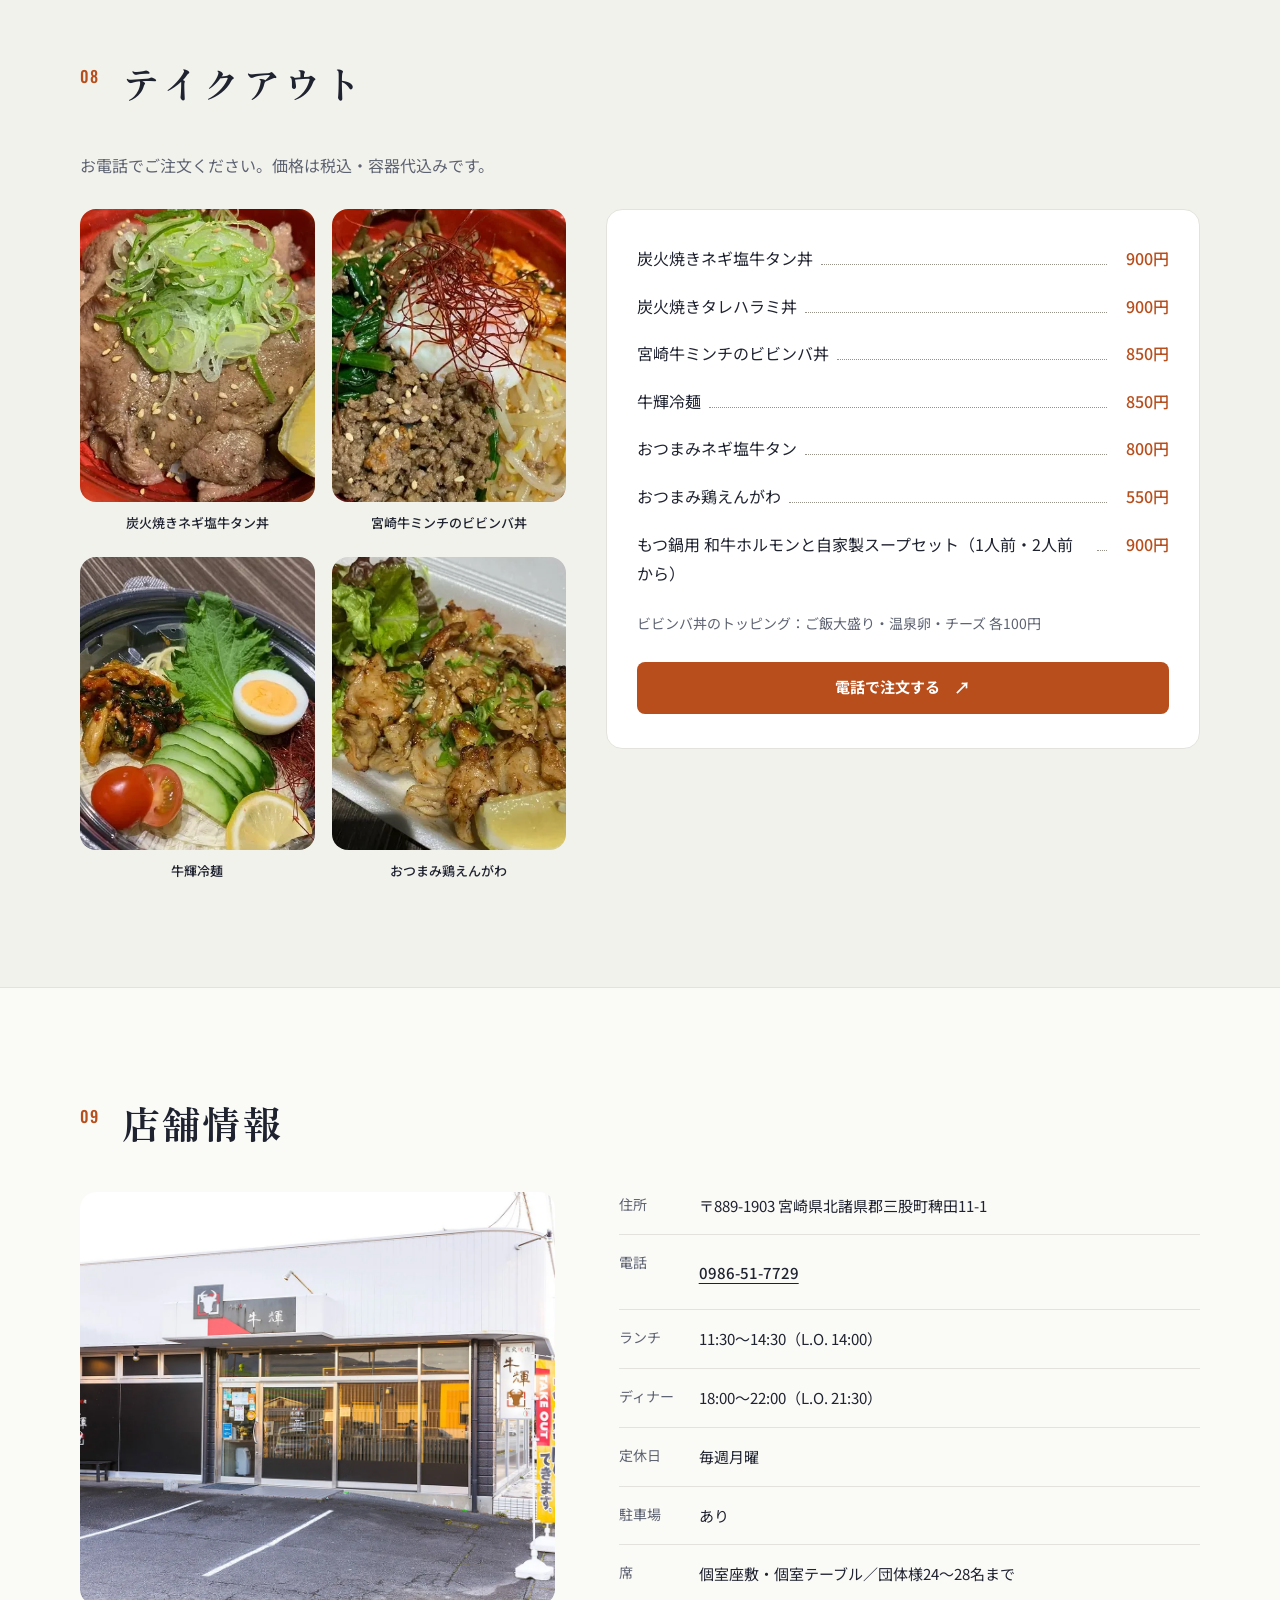
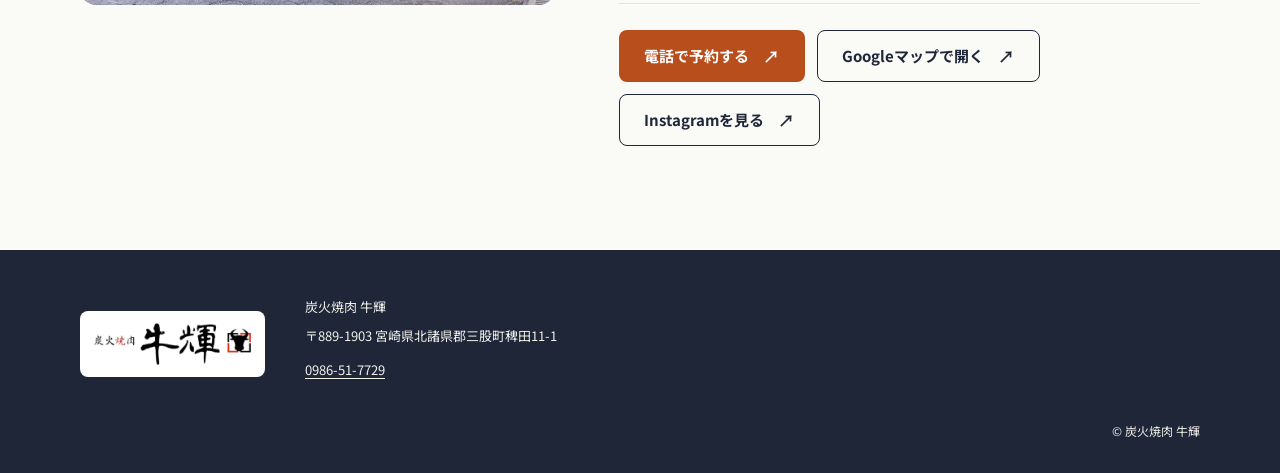
<file: pattern-d/index.html>
<!doctype html>
<html lang="ja">
<head>
  <meta charset="UTF-8">
  <meta name="viewport" content="width=device-width, initial-scale=1">
  <meta name="robots" content="noindex">
  <title>炭火焼肉 牛輝｜三股町の個室焼肉・ランチ・テイクアウト</title>
  <meta name="description" content="三股町の個室焼肉、炭火焼肉 牛輝。備長炭で焼く、宮崎牛の赤身と希少部位。ランチも、夜も、個室で。テイクアウトもあります。ご予約・ご注文は0986-51-7729へ。">
  <link rel="preconnect" href="https://fonts.googleapis.com">
  <link rel="preconnect" href="https://fonts.gstatic.com" crossorigin>
  <link href="https://fonts.googleapis.com/css2?family=Noto+Sans+JP:wght@400;500;700&family=Oswald:wght@500&family=Zen+Old+Mincho:wght@700&display=swap" rel="stylesheet">
  <link rel="stylesheet" href="style.css">
</head>
<body>
  <a class="skip-link" href="#main">本文へ移動</a>
  <header class="site-header">
    <div class="container header-inner">
      <a class="brand" href="#top" aria-label="炭火焼肉 牛輝 トップへ">
        <img src="assets/logo.webp" width="769" height="204" alt="炭火焼肉 牛輝">
      </a>
      <nav class="desktop-nav" aria-label="ページ内メニュー">
        <a href="#lunch">ランチ</a>
        <a href="#dinner">夜のメニュー</a>
        <a href="#room">個室・宴会</a>
        <a href="#takeout">テイクアウト</a>
        <a href="#access">店舗情報</a>
      </nav>
      <a class="button button-primary button-small" href="tel:0986517729">電話する<span class="button-arrow" aria-hidden="true">↗</span></a>
    </div>
  </header>

  <main id="main">
    <section class="hero" id="top" aria-labelledby="hero-title">
      <div class="container hero-grid">
        <div class="hero-copy">
          <p class="eyebrow">三股町の個室焼肉</p>
          <h1 id="hero-title"><span>備長炭で焼く、</span><span>宮崎牛の赤身と</span><span>希少部位。</span></h1>
          <p class="hero-description">ランチも、夜も、個室で。テイクアウトもあります。</p>
          <div class="hero-actions">
            <a class="button button-primary" href="tel:0986517729">電話で予約する<span class="button-arrow" aria-hidden="true">↗</span></a>
            <a class="button button-secondary" href="#dinner">メニューを見る<span class="button-arrow" aria-hidden="true">↓</span></a>
          </div>
        </div>
        <div class="hero-media">
          <img src="assets/hero-moriawase.webp" width="912" height="912" alt="牛輝の焼肉盛り合わせとビール" fetchpriority="high">
        </div>
      </div>
      <div class="hours-band">
        <dl class="container hours-inner">
          <div class="hours-item"><dt>ランチ</dt><dd>11:30〜14:30</dd></div>
          <div class="hours-item"><dt>ディナー</dt><dd>18:00〜22:00</dd></div>
          <div class="hours-item"><dt>定休日</dt><dd>毎週月曜</dd></div>
        </dl>
      </div>
    </section>

    <section class="section scene-section" id="scene" aria-labelledby="scene-title">
      <div class="container">
        <div class="section-heading">
          <span class="section-number" aria-hidden="true">01</span>
          <div class="heading-copy"><h2 id="scene-title">どんな時に使いますか</h2></div>
        </div>
        <div class="scene-grid">
          <a class="scene-card" href="#lunch">
            <img src="assets/dish-reimen.webp" width="780" height="887" alt="牛輝の冷麺" loading="lazy">
            <div class="scene-card-body"><h3>ランチ</h3><p class="scene-time">11:30〜14:30</p><p>丼・ビビンバ・冷麺・焼肉セット</p><span class="scene-arrow" aria-hidden="true">↗</span></div>
          </a>
          <a class="scene-card" href="#dinner">
            <img src="assets/concept-meat.webp" width="1352" height="902" alt="上ハラミと特上タンの皿" loading="lazy">
            <div class="scene-card-body"><h3>夜の焼肉</h3><p class="scene-time">18:00〜22:00</p><p>宮崎牛・希少部位・タン</p><span class="scene-arrow" aria-hidden="true">↗</span></div>
          </a>
          <a class="scene-card" href="#room">
            <img src="assets/room-c.webp" width="573" height="573" alt="牛輝の個室" loading="lazy">
            <div class="scene-card-body"><h3>個室・宴会</h3><p class="scene-time">個室あり</p><p>団体様24〜28名まで</p><span class="scene-arrow" aria-hidden="true">↗</span></div>
          </a>
          <a class="scene-card" href="#takeout">
            <img src="assets/takeout-tandon.webp" width="347" height="557" alt="テイクアウトの炭火焼きネギ塩牛タン丼" loading="lazy">
            <div class="scene-card-body"><h3>テイクアウト</h3><p class="scene-time">お電話で注文</p><p>丼・冷麺・おつまみ</p><span class="scene-arrow" aria-hidden="true">↗</span></div>
          </a>
        </div>
      </div>
    </section>

    <section class="section about-section" id="about" aria-labelledby="about-title">
      <div class="container about-grid">
        <div class="about-copy">
          <div class="section-heading">
            <span class="section-number" aria-hidden="true">02</span>
            <div class="heading-copy"><h2 id="about-title">赤身を、備長炭で。</h2></div>
          </div>
          <p class="section-intro">牛輝の焼肉は、赤身が中心です。備長炭で焼き、肉専用のわさびでも召し上がっていただけます。</p>
          <div class="feature-list">
            <div class="feature"><h3>希少部位</h3><p>シンシン・イチボ・ランプ（数量限定）</p></div>
            <div class="feature"><h3>備長炭</h3><p>炭火で焼きます</p></div>
            <div class="feature"><h3>肉専用わさび</h3><p>1皿 100円</p></div>
          </div>
        </div>
        <div class="about-photo"><img src="assets/interior-counter.webp" width="1352" height="902" alt="牛輝の店内カウンター" loading="lazy"></div>
      </div>
    </section>

    <section class="section" id="pickup" aria-labelledby="pickup-title">
      <div class="container">
        <div class="section-heading"><span class="section-number" aria-hidden="true">03</span><div class="heading-copy"><h2 id="pickup-title">おすすめ</h2></div></div>
        <div class="pickup-grid">
          <article class="pickup-card"><img src="assets/cut-shinshin.webp" width="275" height="367" alt="シンシン" loading="lazy"><div class="pickup-body"><h3>シンシン（数量限定）</h3><p class="price">1,080円</p><p>モモ肉の一部。キメが細かく柔らかい</p></div></article>
          <article class="pickup-card"><img src="assets/cut-ichibo.webp" width="481" height="475" alt="イチボ" loading="lazy"><div class="pickup-body"><h3>イチボ（数量限定）</h3><p class="price">1,080円</p><p>牛のお尻の部位。赤身とサシのバランスが良い</p></div></article>
          <article class="pickup-card"><img src="assets/cut-rump.webp" width="276" height="371" alt="ランプ" loading="lazy"><div class="pickup-body"><h3>ランプ（数量限定）</h3><p class="price">1,080円</p><p>モモ肉の一部。特に柔らかく旨味がある</p></div></article>
          <article class="pickup-card"><img src="assets/cut-nama-tan.webp" width="278" height="371" alt="生タン" loading="lazy"><div class="pickup-body"><h3>生タン</h3><p class="price">1,280円</p></div></article>
          <article class="pickup-card"><img src="assets/cut-atsugiri-tan.webp" width="275" height="371" alt="厚切り上ネギ塩タン" loading="lazy"><div class="pickup-body"><h3>厚切り上ネギ塩タン</h3><p class="price">1,380円</p></div></article>
          <article class="pickup-card"><img src="assets/dish-yukke.webp" width="278" height="372" alt="熊本産馬刺しユッケ" loading="lazy"><div class="pickup-body"><h3>熊本産馬刺しユッケ</h3><p class="price">780円</p></div></article>
          <article class="pickup-card"><img src="assets/dish-nigiri.webp" width="277" height="375" alt="宮崎牛炙り握り" loading="lazy"><div class="pickup-body"><h3>宮崎牛炙り握り（1貫・3貫から）</h3><p class="price">800円</p></div></article>
          <article class="pickup-card"><img src="assets/cut-akami.webp" width="913" height="852" alt="宮崎牛 赤身" loading="lazy"><div class="pickup-body"><h3>宮崎牛 赤身</h3><p class="price">850円</p></div></article>
        </div>
      </div>
    </section>

    <section class="section lunch-section" id="lunch" aria-labelledby="lunch-title">
      <div class="container">
        <div class="section-heading"><span class="section-number" aria-hidden="true">04</span><div class="heading-copy"><h2 id="lunch-title">ランチ</h2><p>11:30〜14:30（L.O. 14:00）</p></div></div>
        <div class="lunch-layout">
          <div class="menu-panel">
            <dl class="menu-list">
              <div class="menu-row"><dt>炭焼ネギ塩牛タン丼セット</dt><dd>1,480円</dd></div>
              <div class="menu-row"><dt>炭焼牛ハラミ丼セット</dt><dd>1,380円</dd></div>
              <div class="menu-row"><dt>石焼ビビンバ（スープ付）</dt><dd>950円</dd></div>
              <div class="menu-row"><dt>納豆ビビンバ（スープ付）</dt><dd>980円</dd></div>
              <div class="menu-row"><dt>チーズ石焼ビビンバ（スープ付）</dt><dd>1,080円</dd></div>
              <div class="menu-row"><dt>牛輝冷麺</dt><dd>900円</dd></div>
              <div class="menu-row"><dt>梅じそ冷麺</dt><dd>950円</dd></div>
              <div class="menu-row"><dt>選べる焼肉セット（平日）</dt><dd>1,980円</dd></div>
            </dl>
          </div>
          <aside class="lunch-set" aria-labelledby="lunch-set-title">
            <h3 id="lunch-set-title">選べる焼肉セット（平日）</h3>
            <p class="price">1,980円</p>
            <p>ご飯・スープ・サラダ付き。各80gのお肉を下から2種選べます。</p>
            <ul class="meat-choices">
              <li>ネギ塩牛タン／牛ハラミ／宮崎牛赤身／宮崎牛カルビ</li>
              <li>たれホルモン／たれ丸腸／塩ホルモン／鶏えんがわ</li>
              <li>豚バラ／若鶏もも／鶏せせり／ウインナー</li>
            </ul>
          </aside>
        </div>
      </div>
    </section>

    <section class="section dinner-section" id="dinner" aria-labelledby="dinner-title">
      <div class="container">
        <div class="section-heading"><span class="section-number" aria-hidden="true">05</span><div class="heading-copy"><h2 id="dinner-title">夜のメニュー</h2><p>18:00〜22:00（L.O. 21:30）</p></div></div>
        <p class="section-intro">店内のメニュー表から載せています（2026年9月時点）。数量限定の品は、なくなり次第終わります。</p>
        <div class="menu-accordion">
          <details open>
            <summary><span class="summary-number" aria-hidden="true">01</span><span class="summary-label">宮崎牛</span></summary>
            <dl class="menu-list">
              <div class="menu-row"><dt>カルビ</dt><dd>850円</dd></div>
              <div class="menu-row"><dt>上カルビ</dt><dd>1,050円</dd></div>
              <div class="menu-row"><dt>特上カルビ</dt><dd>1,350円</dd></div>
              <div class="menu-row"><dt>赤身</dt><dd>850円</dd></div>
              <div class="menu-row"><dt>上ロース</dt><dd>1,050円</dd></div>
              <div class="menu-row"><dt>特上ロース一枚焼きすき</dt><dd>680円</dd></div>
              <div class="menu-row"><dt>壺漬けリブフィンガー（数量限定）</dt><dd>680円</dd></div>
              <div class="menu-row"><dt>ヒレ</dt><dd>1,800円</dd></div>
              <div class="menu-row"><dt>シャトーブリアン</dt><dd>2,200円</dd></div>
            </dl>
          </details>
          <details open>
            <summary><span class="summary-number" aria-hidden="true">02</span><span class="summary-label">希少部位（数量限定）</span></summary>
            <dl class="menu-list">
              <div class="menu-row"><dt>シンシン</dt><dd>1,080円</dd></div>
              <div class="menu-row"><dt>イチボ</dt><dd>1,080円</dd></div>
              <div class="menu-row"><dt>ランプ</dt><dd>1,080円</dd></div>
            </dl>
          </details>
          <details>
            <summary><span class="summary-number" aria-hidden="true">03</span><span class="summary-label">牛タン</span></summary>
            <dl class="menu-list">
              <div class="menu-row"><dt>上塩タン</dt><dd>750円</dd></div>
              <div class="menu-row"><dt>上ネギ塩タン</dt><dd>850円</dd></div>
              <div class="menu-row"><dt>生タン</dt><dd>1,280円</dd></div>
              <div class="menu-row"><dt>厚切り上ネギ塩タン</dt><dd>1,380円</dd></div>
              <div class="menu-row"><dt>月見特上タン</dt><dd>1,380円</dd></div>
            </dl>
          </details>
          <details>
            <summary><span class="summary-number" aria-hidden="true">04</span><span class="summary-label">ホルモン</span></summary>
            <dl class="menu-list">
              <div class="menu-row"><dt>ハラミ</dt><dd>850円</dd></div>
              <div class="menu-row"><dt>上ハラミ・サガリ</dt><dd>1,250円</dd></div>
              <div class="menu-row"><dt>ホルモン</dt><dd>600円</dd></div>
              <div class="menu-row"><dt>丸腸</dt><dd>680円</dd></div>
              <div class="menu-row"><dt>センマイ</dt><dd>600円</dd></div>
              <div class="menu-row"><dt>焼き塩レバー</dt><dd>650円</dd></div>
              <div class="menu-row"><dt>上ミノ</dt><dd>700円</dd></div>
              <div class="menu-row"><dt>ハツ</dt><dd>600円</dd></div>
            </dl>
          </details>
          <details>
            <summary><span class="summary-number" aria-hidden="true">05</span><span class="summary-label">豚肉・鶏肉</span></summary>
            <dl class="menu-list">
              <div class="menu-row"><dt>豚バラ</dt><dd>550円</dd></div>
              <div class="menu-row"><dt>豚トロ</dt><dd>550円</dd></div>
              <div class="menu-row"><dt>若鶏肉</dt><dd>400円</dd></div>
              <div class="menu-row"><dt>鶏小肉</dt><dd>450円</dd></div>
              <div class="menu-row"><dt>鶏えんがわ（味付き）</dt><dd>550円</dd></div>
              <div class="menu-row"><dt>ウインナー（4本）</dt><dd>300円</dd></div>
            </dl>
          </details>
          <details>
            <summary><span class="summary-number" aria-hidden="true">06</span><span class="summary-label">刺身</span></summary>
            <dl class="menu-list">
              <div class="menu-row"><dt>熊本産上赤身馬刺し</dt><dd>800円</dd></div>
              <div class="menu-row"><dt>熊本産馬刺しユッケ</dt><dd>780円</dd></div>
              <div class="menu-row"><dt>白センマイ刺し</dt><dd>780円</dd></div>
            </dl>
          </details>
          <details>
            <summary><span class="summary-number" aria-hidden="true">07</span><span class="summary-label">海鮮</span></summary>
            <dl class="menu-list">
              <div class="menu-row"><dt>エビ（2尾）</dt><dd>350円</dd></div>
              <div class="menu-row"><dt>イカ下足</dt><dd>350円</dd></div>
              <div class="menu-row"><dt>サザエ（2個）</dt><dd>550円</dd></div>
              <div class="menu-row"><dt>殻付きホタテ（2枚）</dt><dd>550円</dd></div>
            </dl>
          </details>
          <details>
            <summary><span class="summary-number" aria-hidden="true">08</span><span class="summary-label">ご飯物</span></summary>
            <dl class="menu-list">
              <div class="menu-row"><dt>ご飯（並）</dt><dd>150円</dd></div>
              <div class="menu-row"><dt>ご飯（大）</dt><dd>200円</dd></div>
              <div class="menu-row"><dt>おにぎり1個（塩・玉子）</dt><dd>100円</dd></div>
              <div class="menu-row"><dt>宮崎牛炙り握り1貫（3貫より）</dt><dd>800円</dd></div>
              <div class="menu-row"><dt>宮崎牛特上握り1貫（3貫より）</dt><dd>価格はお尋ねください</dd></div>
              <div class="menu-row"><dt>炙りビビンバ</dt><dd>800円</dd></div>
              <div class="menu-row"><dt>炙りチーズ石焼ビビンバ</dt><dd>900円</dd></div>
            </dl>
          </details>
          <details>
            <summary><span class="summary-number" aria-hidden="true">09</span><span class="summary-label">サラダ・焼き野菜</span></summary>
            <dl class="menu-list">
              <div class="menu-row"><dt>特製チョレギサラダ</dt><dd>480円</dd></div>
              <div class="menu-row"><dt>キャベツ</dt><dd>150円</dd></div>
              <div class="menu-row"><dt>エリンギ</dt><dd>250円</dd></div>
              <div class="menu-row"><dt>玉ネギ</dt><dd>150円</dd></div>
              <div class="menu-row"><dt>ピーマン</dt><dd>150円</dd></div>
              <div class="menu-row"><dt>トウモロコシ</dt><dd>200円</dd></div>
              <div class="menu-row"><dt>サンチュ</dt><dd>280円</dd></div>
            </dl>
          </details>
          <details>
            <summary><span class="summary-number" aria-hidden="true">10</span><span class="summary-label">トッピング・薬味</span></summary>
            <dl class="menu-list">
              <div class="menu-row"><dt>肉専用ワサビ</dt><dd>100円</dd></div>
              <div class="menu-row"><dt>カットレモン</dt><dd>30円</dd></div>
              <div class="menu-row"><dt>特製ネギ塩</dt><dd>100円</dd></div>
              <div class="menu-row"><dt>生卵</dt><dd>50円</dd></div>
            </dl>
          </details>
          <details>
            <summary><span class="summary-number" aria-hidden="true">11</span><span class="summary-label">一品物</span></summary>
            <dl class="menu-list">
              <div class="menu-row"><dt>白菜キムチ</dt><dd>300円</dd></div>
              <div class="menu-row"><dt>キュウリキムチ</dt><dd>300円</dd></div>
              <div class="menu-row"><dt>タラチャンジャ</dt><dd>380円</dd></div>
              <div class="menu-row"><dt>枝豆</dt><dd>250円</dd></div>
            </dl>
          </details>
          <details>
            <summary><span class="summary-number" aria-hidden="true">12</span><span class="summary-label">スープ・麺</span></summary>
            <dl class="menu-list">
              <div class="menu-row"><dt>ワカメスープ</dt><dd>300円</dd></div>
              <div class="menu-row"><dt>玉子スープ</dt><dd>350円</dd></div>
              <div class="menu-row"><dt>冷麺</dt><dd>800円</dd></div>
            </dl>
          </details>
          <details>
            <summary><span class="summary-number" aria-hidden="true">13</span><span class="summary-label">デザート</span></summary>
            <dl class="menu-list">
              <div class="menu-row"><dt>バニラアイス</dt><dd>200円</dd></div>
              <div class="menu-row"><dt>チョコアイス</dt><dd>200円</dd></div>
              <div class="menu-row"><dt>日向夏シャーベット</dt><dd>350円</dd></div>
              <div class="menu-row"><dt>マンゴーシャーベット</dt><dd>350円</dd></div>
              <div class="menu-row"><dt>りんごシャーベット</dt><dd>350円</dd></div>
            </dl>
          </details>
        </div>
        <p class="menu-note">価格の税表記は確認中です（仮の版）。</p>
      </div>
    </section>

    <section class="section course-section" id="motsunabe" aria-labelledby="course-title">
      <div class="container course-grid">
        <div class="course-photo"><img src="assets/dish-torisashi.webp" width="461" height="590" alt="和牛もつ鍋コースの炭火焼き鶏のタタキ" loading="lazy"></div>
        <div class="course-copy">
          <div class="section-heading"><span class="section-number" aria-hidden="true">06</span><div class="heading-copy"><h2 id="course-title">和牛もつ鍋コース</h2></div></div>
          <div class="course-prices"><p><span class="course-label">1人前</span><strong>2,500円</strong></p><p><span class="course-label">飲み放題付き</span><strong>4,000円</strong></p></div>
          <h3>全6品</h3>
          <ul class="course-items"><li>炭火焼き鶏のタタキ</li><li>鶏えんがわ焼き</li><li>枝豆</li><li>牛輝特製もつ鍋</li><li>おにぎり</li><li>〆のちゃんぽん麺</li></ul>
          <div class="course-additions"><h3>追加</h3><dl class="menu-list">
            <div class="menu-row"><dt>和牛ホルモン</dt><dd>800円</dd></div>
            <div class="menu-row"><dt>若鶏肉</dt><dd>600円</dd></div>
            <div class="menu-row"><dt>ウインナー</dt><dd>400円</dd></div>
            <div class="menu-row"><dt>豆腐</dt><dd>150円</dd></div>
            <div class="menu-row"><dt>追加野菜盛り（ニラ・ごぼう・きゃべつ・もやし）</dt><dd>700円</dd></div>
          </dl></div>
          <a class="button button-primary" href="tel:0986517729">電話で予約する<span class="button-arrow" aria-hidden="true">↗</span></a>
        </div>
      </div>
    </section>

    <section class="section room-section" id="room" aria-labelledby="room-title">
      <div class="container">
        <div class="section-heading"><span class="section-number" aria-hidden="true">07</span><div class="heading-copy"><h2 id="room-title">個室・宴会</h2></div></div>
        <div class="room-grid">
          <img src="assets/room-a.webp" width="573" height="573" alt="牛輝の個室の様子" loading="lazy">
          <img src="assets/room-b.webp" width="573" height="573" alt="牛輝の個室の様子" loading="lazy">
          <img src="assets/room-c.webp" width="573" height="573" alt="牛輝の個室の様子" loading="lazy">
        </div>
        <div class="room-copy"><p>個室座敷と個室テーブルがあります。団体様は24〜28名までお受けしています。人数とご希望の時間を、お電話でお知らせください。</p><a class="button button-primary" href="tel:0986517729">電話で相談する<span class="button-arrow" aria-hidden="true">↗</span></a></div>
      </div>
    </section>

    <section class="section takeout-section" id="takeout" aria-labelledby="takeout-title">
      <div class="container">
        <div class="section-heading"><span class="section-number" aria-hidden="true">08</span><div class="heading-copy"><h2 id="takeout-title">テイクアウト</h2></div></div>
        <p class="section-intro">お電話でご注文ください。価格は税込・容器代込みです。</p>
        <div class="takeout-layout">
          <div class="takeout-gallery">
            <figure><img src="assets/takeout-tandon.webp" width="347" height="557" alt="炭火焼きネギ塩牛タン丼" loading="lazy"><figcaption>炭火焼きネギ塩牛タン丼</figcaption></figure>
            <figure><img src="assets/takeout-bibimba.webp" width="347" height="555" alt="宮崎牛ミンチのビビンバ丼" loading="lazy"><figcaption>宮崎牛ミンチのビビンバ丼</figcaption></figure>
            <figure><img src="assets/takeout-reimen.webp" width="352" height="551" alt="牛輝冷麺" loading="lazy"><figcaption>牛輝冷麺</figcaption></figure>
            <figure><img src="assets/takeout-engawa.webp" width="349" height="561" alt="おつまみ鶏えんがわ" loading="lazy"><figcaption>おつまみ鶏えんがわ</figcaption></figure>
          </div>
          <div class="takeout-menu">
            <dl class="menu-list">
              <div class="menu-row"><dt>炭火焼きネギ塩牛タン丼</dt><dd>900円</dd></div>
              <div class="menu-row"><dt>炭火焼きタレハラミ丼</dt><dd>900円</dd></div>
              <div class="menu-row"><dt>宮崎牛ミンチのビビンバ丼</dt><dd>850円</dd></div>
              <div class="menu-row"><dt>牛輝冷麺</dt><dd>850円</dd></div>
              <div class="menu-row"><dt>おつまみネギ塩牛タン</dt><dd>800円</dd></div>
              <div class="menu-row"><dt>おつまみ鶏えんがわ</dt><dd>550円</dd></div>
              <div class="menu-row"><dt>もつ鍋用 和牛ホルモンと自家製スープセット（1人前・2人前から）</dt><dd>900円</dd></div>
            </dl>
            <p class="menu-note">ビビンバ丼のトッピング：ご飯大盛り・温泉卵・チーズ 各100円</p>
            <a class="button button-primary" href="tel:0986517729">電話で注文する<span class="button-arrow" aria-hidden="true">↗</span></a>
          </div>
        </div>
      </div>
    </section>

    <section class="section access-section" id="access" aria-labelledby="access-title">
      <div class="container">
        <div class="section-heading"><span class="section-number" aria-hidden="true">09</span><div class="heading-copy"><h2 id="access-title">店舗情報</h2></div></div>
        <div class="access-grid">
          <div class="access-photo"><img src="assets/shop-exterior.webp" width="1352" height="902" alt="炭火焼肉 牛輝の昼の外観" loading="lazy"></div>
          <div class="access-info">
            <dl>
              <div><dt>住所</dt><dd>〒889-1903 宮崎県北諸県郡三股町稗田11-1</dd></div>
              <div><dt>電話</dt><dd><a href="tel:0986517729">0986-51-7729</a></dd></div>
              <div><dt>ランチ</dt><dd>11:30〜14:30（L.O. 14:00）</dd></div>
              <div><dt>ディナー</dt><dd>18:00〜22:00（L.O. 21:30）</dd></div>
              <div><dt>定休日</dt><dd>毎週月曜</dd></div>
              <div><dt>駐車場</dt><dd>あり</dd></div>
              <div><dt>席</dt><dd>個室座敷・個室テーブル／団体様24〜28名まで</dd></div>
            </dl>
            <div class="access-actions">
              <a class="button button-primary" href="tel:0986517729">電話で予約する<span class="button-arrow" aria-hidden="true">↗</span></a>
              <a class="button button-secondary" href="https://www.google.com/maps/search/?api=1&amp;query=%E7%82%AD%E7%81%AB%E7%84%BC%E8%82%89%20%E7%89%9B%E8%BC%9D%20%E4%B8%89%E8%82%A1%E7%94%BA%E7%A8%97%E7%94%B011-1" target="_blank" rel="noopener noreferrer">Googleマップで開く<span class="button-arrow" aria-hidden="true">↗</span></a>
              <a class="button button-secondary" href="https://www.instagram.com/gyuki_yakiniku/" target="_blank" rel="noopener noreferrer">Instagramを見る<span class="button-arrow" aria-hidden="true">↗</span></a>
            </div>
          </div>
        </div>
      </div>
    </section>
  </main>

  <footer class="site-footer">
    <div class="container footer-inner">
      <a class="footer-brand" href="#top" aria-label="炭火焼肉 牛輝 トップへ"><img src="assets/logo.webp" width="769" height="204" alt="炭火焼肉 牛輝" loading="lazy"></a>
      <div class="footer-info"><p>炭火焼肉 牛輝</p><p>〒889-1903 宮崎県北諸県郡三股町稗田11-1</p><a href="tel:0986517729">0986-51-7729</a></div>
      <p class="copyright">© 炭火焼肉 牛輝</p>
    </div>
  </footer>
  <a class="mobile-call" href="tel:0986517729">電話で予約する<span class="button-arrow" aria-hidden="true">↗</span></a>
</body>
</html>
</file>
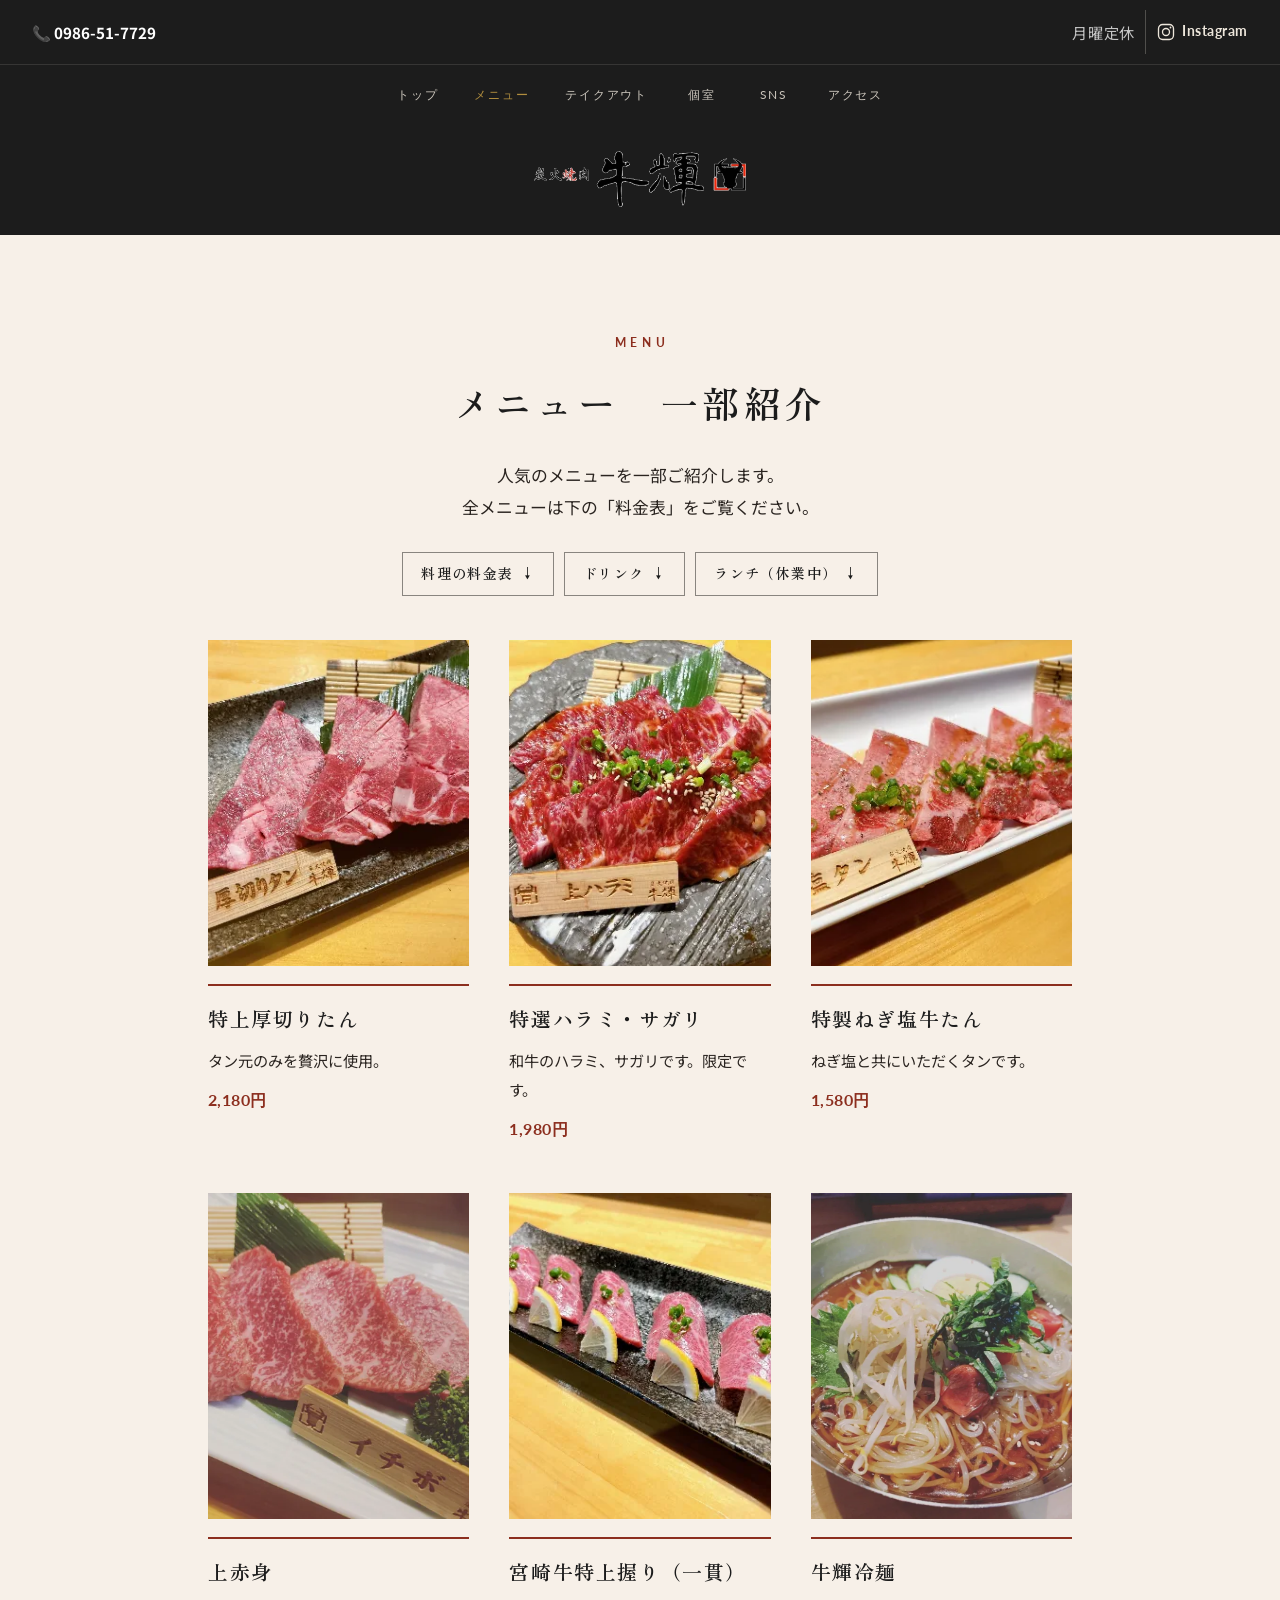
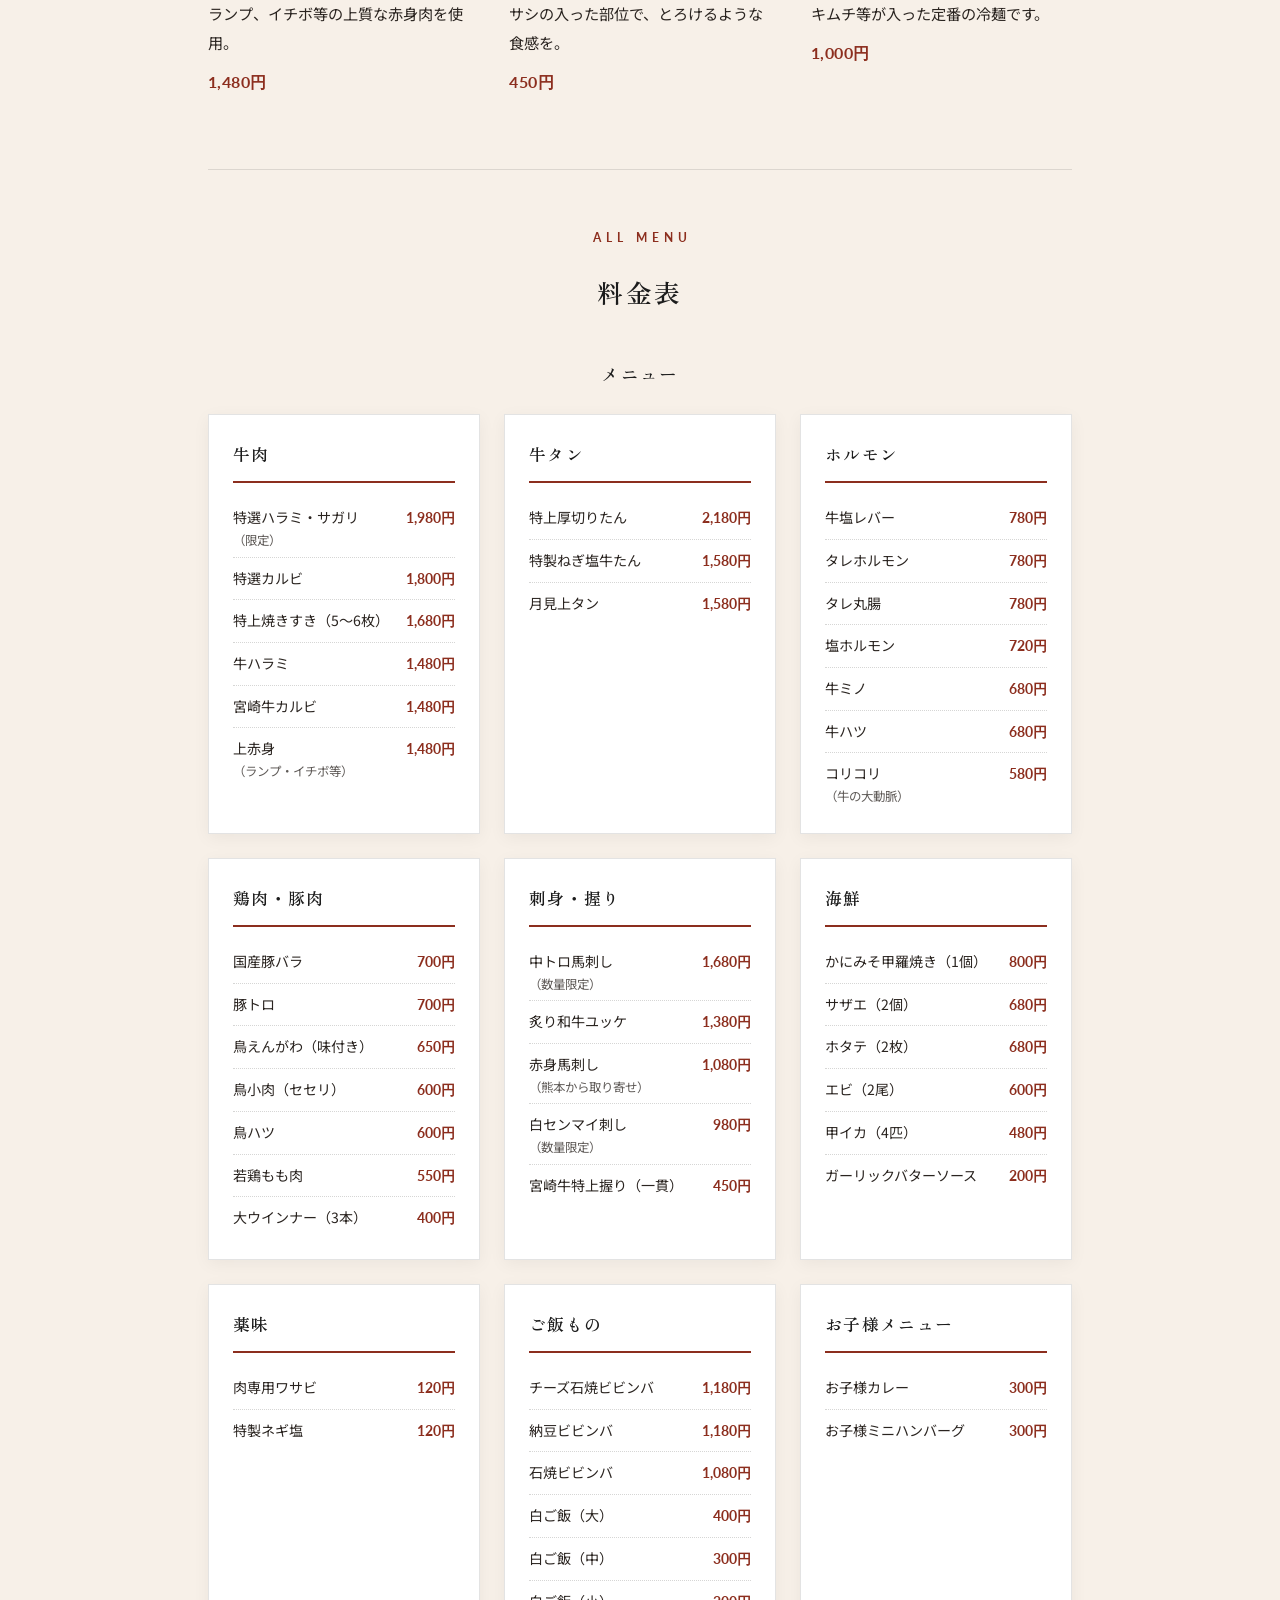
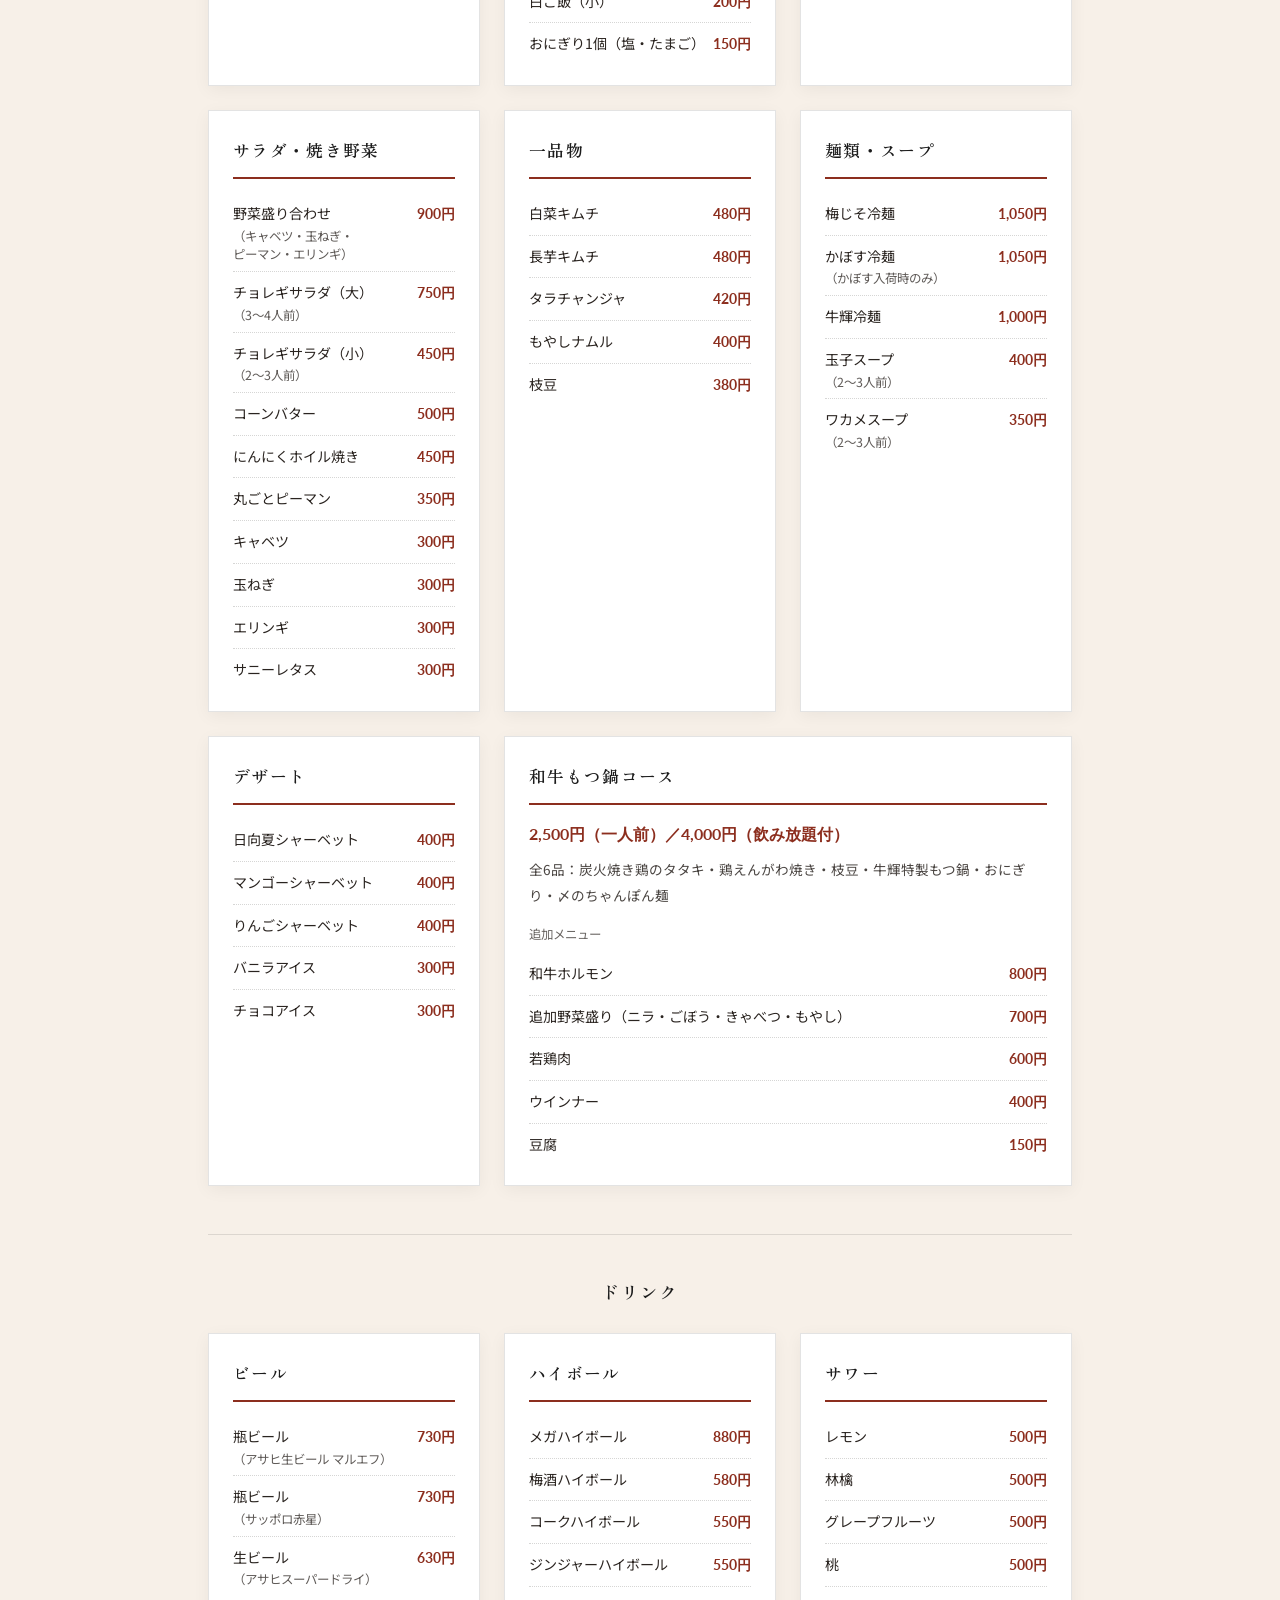
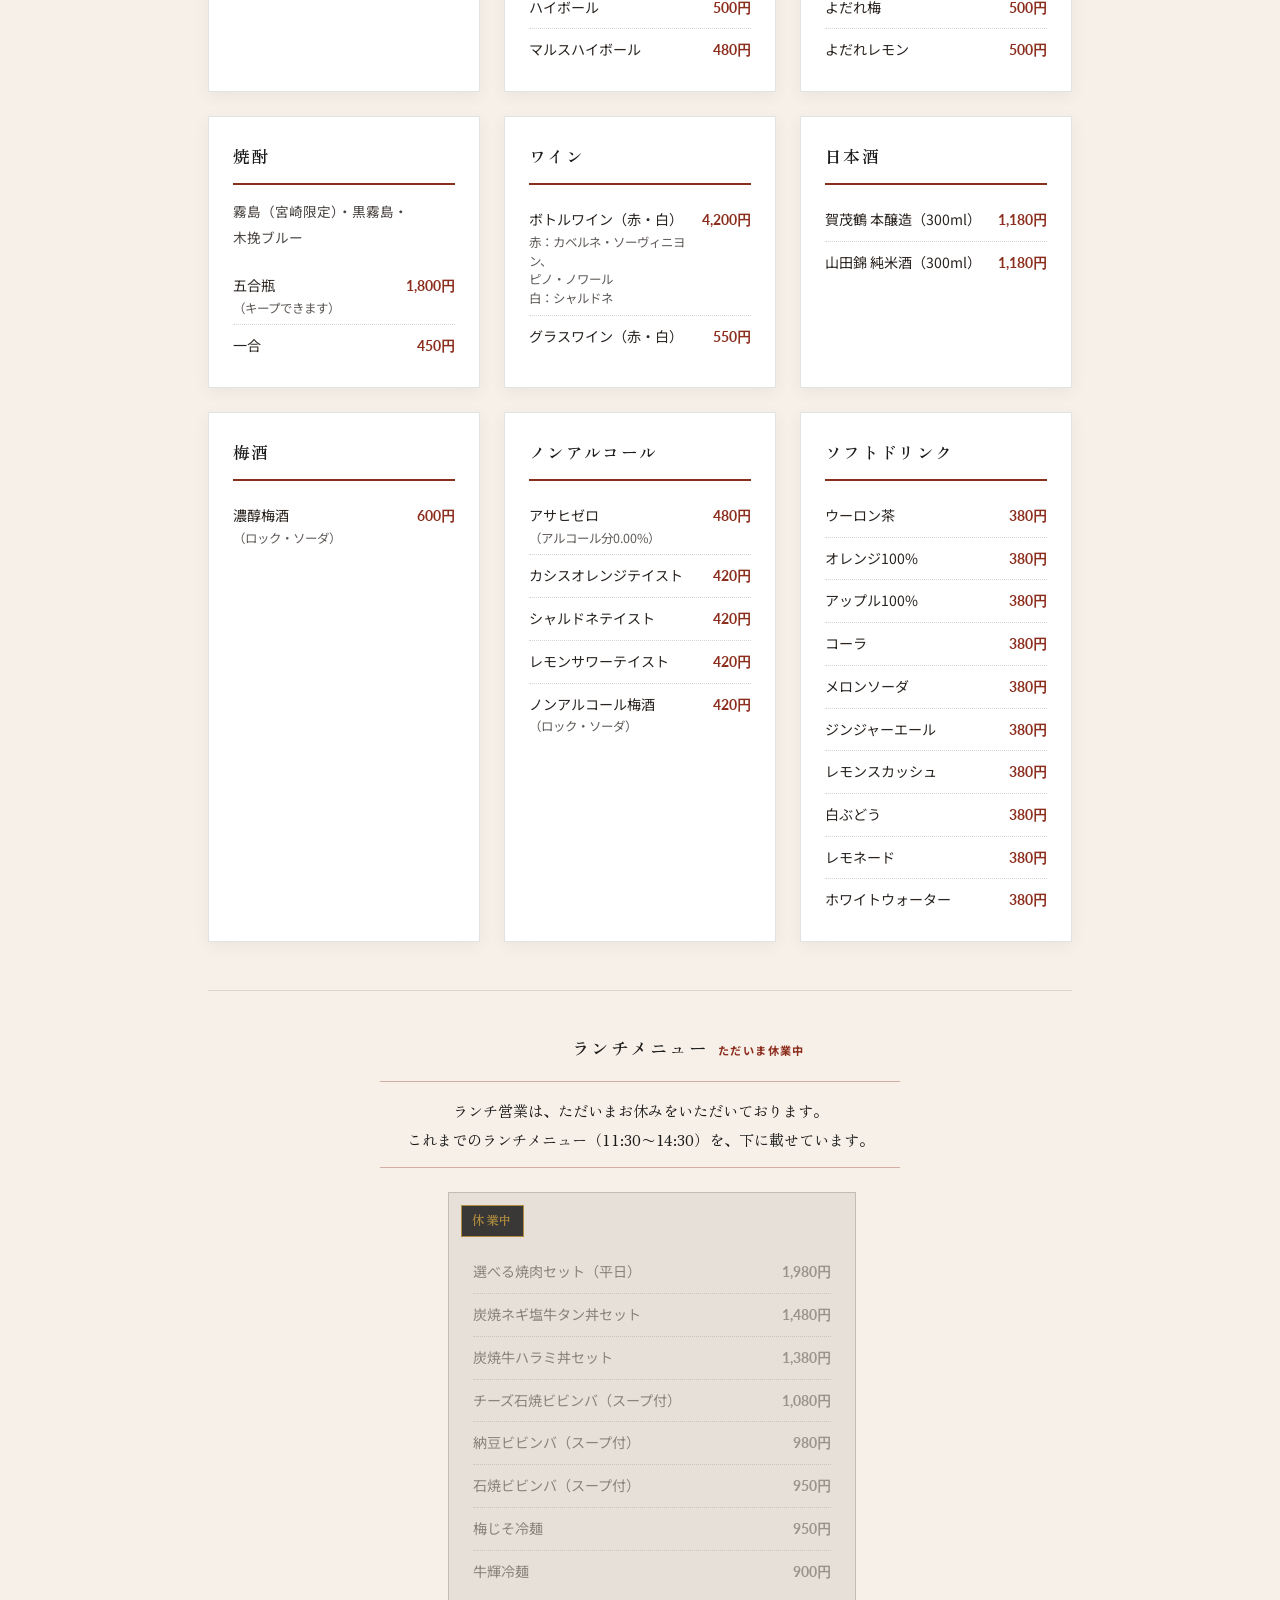
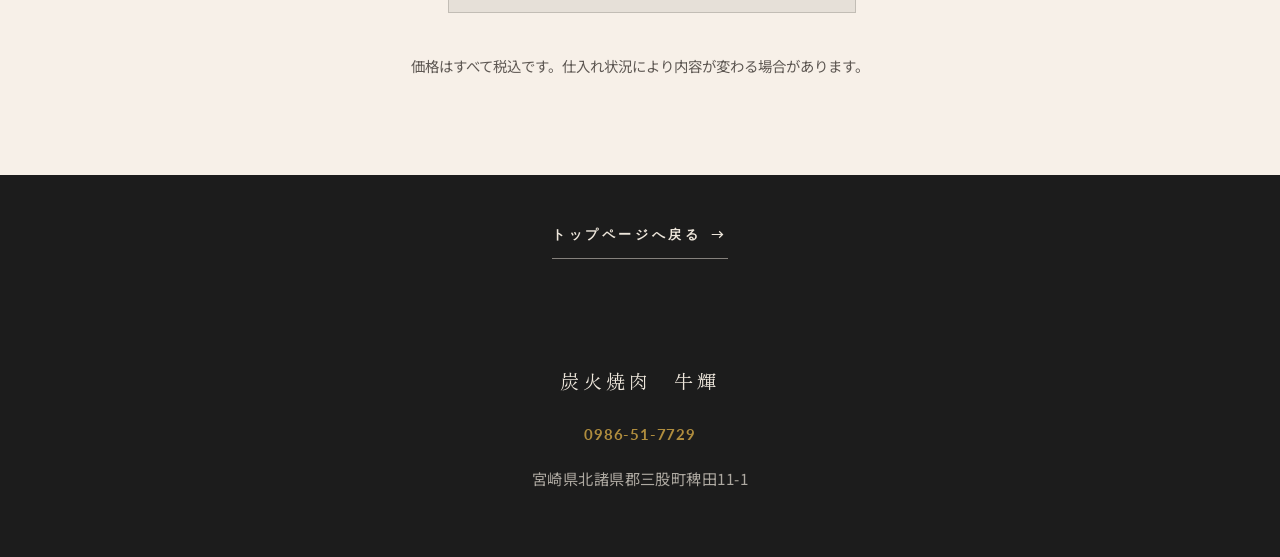
<file: menu.html>
<!DOCTYPE html>
<html lang="ja">
<head>
<meta charset="UTF-8">
<meta name="viewport" content="width=device-width, initial-scale=1.0">
<title>メニュー・料金表｜炭火焼肉 牛輝（ぎゅうき）</title>
<meta name="description" content="炭火焼肉 牛輝の全メニューと料金表（料理・ドリンク・ランチ）。宮崎県三股町の個室焼肉。">
<link rel="preconnect" href="https://fonts.googleapis.com">
<link rel="preconnect" href="https://fonts.gstatic.com" crossorigin>
<link href="https://fonts.googleapis.com/css2?family=Lato:wght@400;700&family=Noto+Sans+JP:wght@400;500;700&family=Zen+Old+Mincho:wght@400;600&display=swap" rel="stylesheet">
<link rel="stylesheet" href="style.css?v=20261113f">
</head>
<body>

<div class="top-bar">
  <div class="top-bar__row">
    <a class="top-bar__tel" href="tel:0986517729">📞 0986-51-7729</a>
    <div class="top-bar__side">
      <span class="top-bar__hours">月曜定休</span>
      <a class="top-bar__insta" href="https://www.instagram.com/gyuki_yakiniku/" target="_blank" rel="noopener" aria-label="Instagram（新しいタブで開きます）">
        <svg viewBox="0 0 24 24" width="20" height="20" aria-hidden="true" fill="none" stroke="currentColor" stroke-width="1.6"><rect x="3" y="3" width="18" height="18" rx="5"/><circle cx="12" cy="12" r="4.2"/><circle cx="17.4" cy="6.6" r="1.1" fill="currentColor" stroke="none"/></svg>
        <span class="top-bar__insta-label">Instagram</span>
      </a>
    </div>
  </div>
  <nav class="top-bar__nav">
    <a href="index.html">トップ</a>
    <a href="menu.html" aria-current="page">メニュー</a>
    <a href="takeout.html">テイクアウト</a>
    <a href="index.html#room">個室</a>
    <a href="index.html#sns">SNS</a>
    <a href="index.html#info">アクセス</a>
  </nav>
</div>

<header class="subhead">
  <a class="subhead__logo" href="index.html"><img src="assets/img/logo.webp?v=20260927a" alt="炭火焼肉 牛輝（トップページへ）"></a>
</header>

<main>

  <section class="band band--light" id="menu">
    <div class="section-inner">
      <p class="eyebrow eyebrow--dark reveal">MENU</p>
      <h2 class="section__title section__title--dark reveal">メニュー　一部紹介</h2>
      <p class="section__lead reveal">人気のメニューを一部ご紹介します。<br>全メニューは下の「料金表」をご覧ください。</p>
      <nav class="jump-links reveal" aria-label="料金表へ移動">
        <a href="#dinner">料理の料金表<span aria-hidden="true">↓</span></a>
        <a href="#drink">ドリンク<span aria-hidden="true">↓</span></a>
        <a href="#lunch">ランチ（休業中）<span aria-hidden="true">↓</span></a>
      </nav>

      <div class="menu-grid">
        <article class="menu-item reveal">
          <img class="menu-item__img" src="assets/img/cut-atsugiri-tan.webp?v=20261111a" alt="特上厚切りたん" loading="lazy">
          <h3 class="menu-item__name">特上厚切りたん</h3>
          <p class="menu-item__desc">タン元のみを贅沢に使用。</p>
          <p class="menu-item__price">2,180円</p>
        </article>

        <article class="menu-item reveal">
          <img class="menu-item__img" src="assets/img/cut-harami.webp?v=20261111a" alt="特選ハラミ・サガリ" loading="lazy">
          <h3 class="menu-item__name">特選ハラミ・サガリ</h3>
          <p class="menu-item__desc">和牛のハラミ、サガリです。限定です。</p>
          <p class="menu-item__price">1,980円</p>
        </article>

        <article class="menu-item reveal">
          <img class="menu-item__img" src="assets/img/cut-nama-tan.webp?v=20260925a" alt="特製ねぎ塩牛たん" loading="lazy">
          <h3 class="menu-item__name">特製ねぎ塩牛たん</h3>
          <p class="menu-item__desc">ねぎ塩と共にいただくタンです。</p>
          <p class="menu-item__price">1,580円</p>
        </article>

        <article class="menu-item reveal">
          <img class="menu-item__img" src="assets/img/cut-ichibo.webp?v=20260925a" alt="上赤身" loading="lazy">
          <h3 class="menu-item__name">上赤身</h3>
          <p class="menu-item__desc">ランプ、イチボ等の上質な赤身肉を使用。</p>
          <p class="menu-item__price">1,480円</p>
        </article>

        <article class="menu-item reveal">
          <img class="menu-item__img" src="assets/img/dish-nigiri.webp?v=20261111a" alt="宮崎牛特上握り" loading="lazy">
          <h3 class="menu-item__name">宮崎牛特上握り（一貫）</h3>
          <p class="menu-item__desc">サシの入った部位で、とろけるような食感を。</p>
          <p class="menu-item__price">450円</p>
        </article>

        <article class="menu-item reveal">
          <img class="menu-item__img" src="assets/img/dish-reimen.webp?v=20260925a" alt="牛輝冷麺" loading="lazy">
          <h3 class="menu-item__name">牛輝冷麺</h3>
          <p class="menu-item__desc">キムチ等が入った定番の冷麺です。</p>
          <p class="menu-item__price">1,000円</p>
        </article>
      </div>

      <div class="price-list reveal">
        <p class="eyebrow eyebrow--dark">ALL MENU</p>
        <h3 class="price-list__title">料金表</h3>

        <h4 class="price-list__group" id="dinner">メニュー</h4>
        <div class="price-list__grid">
          <div class="price-list__cat">
            <h4>牛肉</h4>
            <ul>
              <li><span>特選ハラミ・サガリ<small class="price-note">（限定）</small></span><span>1,980円</span></li>
              <li><span>特選カルビ</span><span>1,800円</span></li>
              <li><span>特上焼きすき（5〜6枚）</span><span>1,680円</span></li>
              <li><span>牛ハラミ</span><span>1,480円</span></li>
              <li><span>宮崎牛カルビ</span><span>1,480円</span></li>
              <li><span>上赤身<small class="price-note">（ランプ・イチボ等）</small></span><span>1,480円</span></li>
            </ul>
          </div>

          <div class="price-list__cat">
            <h4>牛タン</h4>
            <ul>
              <li><span>特上厚切りたん</span><span>2,180円</span></li>
              <li><span>特製ねぎ塩牛たん</span><span>1,580円</span></li>
              <li><span>月見上タン</span><span>1,580円</span></li>
            </ul>
          </div>

          <div class="price-list__cat">
            <h4>ホルモン</h4>
            <ul>
              <li><span>牛塩レバー</span><span>780円</span></li>
              <li><span>タレホルモン</span><span>780円</span></li>
              <li><span>タレ丸腸</span><span>780円</span></li>
              <li><span>塩ホルモン</span><span>720円</span></li>
              <li><span>牛ミノ</span><span>680円</span></li>
              <li><span>牛ハツ</span><span>680円</span></li>
              <li><span>コリコリ<small class="price-note">（牛の大動脈）</small></span><span>580円</span></li>
            </ul>
          </div>

          <div class="price-list__cat">
            <h4>鶏肉・豚肉</h4>
            <ul>
              <li><span>国産豚バラ</span><span>700円</span></li>
              <li><span>豚トロ</span><span>700円</span></li>
              <li><span>鳥えんがわ（味付き）</span><span>650円</span></li>
              <li><span>鳥小肉（セセリ）</span><span>600円</span></li>
              <li><span>鳥ハツ</span><span>600円</span></li>
              <li><span>若鶏もも肉</span><span>550円</span></li>
              <li><span>大ウインナー（3本）</span><span>400円</span></li>
            </ul>
          </div>

          <div class="price-list__cat">
            <h4>刺身・握り</h4>
            <ul>
              <li><span>中トロ馬刺し<small class="price-note">（数量限定）</small></span><span>1,680円</span></li>
              <li><span>炙り和牛ユッケ</span><span>1,380円</span></li>
              <li><span>赤身馬刺し<small class="price-note">（熊本から取り寄せ）</small></span><span>1,080円</span></li>
              <li><span>白センマイ刺し<small class="price-note">（数量限定）</small></span><span>980円</span></li>
              <li><span>宮崎牛特上握り（一貫）</span><span>450円</span></li>
            </ul>
          </div>

          <div class="price-list__cat">
            <h4>海鮮</h4>
            <ul>
              <li><span>かにみそ甲羅焼き（1個）</span><span>800円</span></li>
              <li><span>サザエ（2個）</span><span>680円</span></li>
              <li><span>ホタテ（2枚）</span><span>680円</span></li>
              <li><span>エビ（2尾）</span><span>600円</span></li>
              <li><span>甲イカ（4匹）</span><span>480円</span></li>
              <li><span>ガーリックバターソース</span><span>200円</span></li>
            </ul>
          </div>

          <div class="price-list__cat">
            <h4>薬味</h4>
            <ul>
              <li><span>肉専用ワサビ</span><span>120円</span></li>
              <li><span>特製ネギ塩</span><span>120円</span></li>
            </ul>
          </div>

          <div class="price-list__cat">
            <h4>ご飯もの</h4>
            <ul>
              <li><span>チーズ石焼ビビンバ</span><span>1,180円</span></li>
              <li><span>納豆ビビンバ</span><span>1,180円</span></li>
              <li><span>石焼ビビンバ</span><span>1,080円</span></li>
              <li><span>白ご飯（大）</span><span>400円</span></li>
              <li><span>白ご飯（中）</span><span>300円</span></li>
              <li><span>白ご飯（小）</span><span>200円</span></li>
              <li><span>おにぎり1個（塩・たまご）</span><span>150円</span></li>
            </ul>
          </div>

          <div class="price-list__cat">
            <h4>お子様メニュー</h4>
            <ul>
              <li><span>お子様カレー</span><span>300円</span></li>
              <li><span>お子様ミニハンバーグ</span><span>300円</span></li>
            </ul>
          </div>

          <div class="price-list__cat">
            <h4>サラダ・焼き野菜</h4>
            <ul>
              <li><span>野菜盛り合わせ<small class="price-note keep-words"><span class="kw">（キャベツ・</span><span class="kw">玉ねぎ・</span><span class="kw">ピーマン・</span><span class="kw">エリンギ）</span></small></span><span>900円</span></li>
              <li><span>チョレギサラダ（大）<small class="price-note">（3〜4人前）</small></span><span>750円</span></li>
              <li><span>チョレギサラダ（小）<small class="price-note">（2〜3人前）</small></span><span>450円</span></li>
              <li><span>コーンバター</span><span>500円</span></li>
              <li><span>にんにくホイル焼き</span><span>450円</span></li>
              <li><span>丸ごとピーマン</span><span>350円</span></li>
              <li><span>キャベツ</span><span>300円</span></li>
              <li><span>玉ねぎ</span><span>300円</span></li>
              <li><span>エリンギ</span><span>300円</span></li>
              <li><span>サニーレタス</span><span>300円</span></li>
            </ul>
          </div>

          <div class="price-list__cat">
            <h4>一品物</h4>
            <ul>
              <li><span>白菜キムチ</span><span>480円</span></li>
              <li><span>長芋キムチ</span><span>480円</span></li>
              <li><span>タラチャンジャ</span><span>420円</span></li>
              <li><span>もやしナムル</span><span>400円</span></li>
              <li><span>枝豆</span><span>380円</span></li>
            </ul>
          </div>

          <div class="price-list__cat">
            <h4>麺類・スープ</h4>
            <ul>
              <li><span>梅じそ冷麺</span><span>1,050円</span></li>
              <li><span>かぼす冷麺<small class="price-note">（かぼす入荷時のみ）</small></span><span>1,050円</span></li>
              <li><span>牛輝冷麺</span><span>1,000円</span></li>
              <li><span>玉子スープ<small class="price-note">（2〜3人前）</small></span><span>400円</span></li>
              <li><span>ワカメスープ<small class="price-note">（2〜3人前）</small></span><span>350円</span></li>
            </ul>
          </div>

          <div class="price-list__cat">
            <h4>デザート</h4>
            <ul>
              <li><span>日向夏シャーベット</span><span>400円</span></li>
              <li><span>マンゴーシャーベット</span><span>400円</span></li>
              <li><span>りんごシャーベット</span><span>400円</span></li>
              <li><span>バニラアイス</span><span>300円</span></li>
              <li><span>チョコアイス</span><span>300円</span></li>
            </ul>
          </div>

          <div class="price-list__cat price-list__cat--wide">
            <h4>和牛もつ鍋コース</h4>
            <p class="price-list__course-price">2,500円（一人前）／4,000円（飲み放題付）</p>
            <p class="price-list__course-desc">全6品：炭火焼き鶏のタタキ・鶏えんがわ焼き・枝豆・牛輝特製もつ鍋・おにぎり・〆のちゃんぽん麺</p>
            <p class="price-list__sub-label">追加メニュー</p>
            <ul>
              <li><span>和牛ホルモン</span><span>800円</span></li>
              <li><span>追加野菜盛り（ニラ・ごぼう・きゃべつ・もやし）</span><span>700円</span></li>
              <li><span>若鶏肉</span><span>600円</span></li>
              <li><span>ウインナー</span><span>400円</span></li>
              <li><span>豆腐</span><span>150円</span></li>
            </ul>
          </div>
        </div>

        <h4 class="price-list__group price-list__group--split" id="drink"><span>ドリンク</span></h4>
        <div class="price-list__grid">
          <div class="price-list__cat">
            <h4>ビール</h4>
            <ul>
              <li><span>瓶ビール<small class="price-note">（アサヒ生ビール マルエフ）</small></span><span>730円</span></li>
              <li><span>瓶ビール<small class="price-note">（サッポロ赤星）</small></span><span>730円</span></li>
              <li><span>生ビール<small class="price-note">（アサヒスーパードライ）</small></span><span>630円</span></li>
            </ul>
          </div>

          <div class="price-list__cat">
            <h4>ハイボール</h4>
            <ul>
              <li><span>メガハイボール</span><span>880円</span></li>
              <li><span>梅酒ハイボール</span><span>580円</span></li>
              <li><span>コークハイボール</span><span>550円</span></li>
              <li><span>ジンジャーハイボール</span><span>550円</span></li>
              <li><span>ハイボール</span><span>500円</span></li>
              <li><span>マルスハイボール</span><span>480円</span></li>
            </ul>
          </div>

          <div class="price-list__cat">
            <h4>サワー</h4>
            <ul>
              <li><span>レモン</span><span>500円</span></li>
              <li><span>林檎</span><span>500円</span></li>
              <li><span>グレープフルーツ</span><span>500円</span></li>
              <li><span>桃</span><span>500円</span></li>
              <li><span>よだれ梅</span><span>500円</span></li>
              <li><span>よだれレモン</span><span>500円</span></li>
            </ul>
          </div>

          <div class="price-list__cat">
            <h4>焼酎</h4>
            <p class="price-list__course-desc keep-words"><span class="kw">霧島（宮崎限定）・</span><span class="kw">黒霧島・</span><span class="kw">木挽ブルー</span></p>
            <ul>
              <li><span>五合瓶<small class="price-note">（キープできます）</small></span><span>1,800円</span></li>
              <li><span>一合</span><span>450円</span></li>
            </ul>
          </div>

          <div class="price-list__cat">
            <h4>ワイン</h4>
            <ul>
              <li><span>ボトルワイン（赤・白）<small class="price-note keep-words"><span class="kw">赤：カベルネ・ソーヴィニヨン、</span><span class="kw">ピノ・ノワール</span><br><span class="kw">白：シャルドネ</span></small></span><span>4,200円</span></li>
              <li><span>グラスワイン（赤・白）</span><span>550円</span></li>
            </ul>
          </div>

          <div class="price-list__cat">
            <h4>日本酒</h4>
            <ul>
              <li><span>賀茂鶴 本醸造（300ml）</span><span>1,180円</span></li>
              <li><span>山田錦 純米酒（300ml）</span><span>1,180円</span></li>
            </ul>
          </div>

          <div class="price-list__cat">
            <h4>梅酒</h4>
            <ul>
              <li><span>濃醇梅酒<small class="price-note">（ロック・ソーダ）</small></span><span>600円</span></li>
            </ul>
          </div>

          <div class="price-list__cat">
            <h4>ノンアルコール</h4>
            <ul>
              <li><span>アサヒゼロ<small class="price-note">（アルコール分0.00%）</small></span><span>480円</span></li>
              <li><span>カシスオレンジテイスト</span><span>420円</span></li>
              <li><span>シャルドネテイスト</span><span>420円</span></li>
              <li><span>レモンサワーテイスト</span><span>420円</span></li>
              <li><span>ノンアルコール梅酒<small class="price-note">（ロック・ソーダ）</small></span><span>420円</span></li>
            </ul>
          </div>

          <div class="price-list__cat">
            <h4>ソフトドリンク</h4>
            <ul>
              <li><span>ウーロン茶</span><span>380円</span></li>
              <li><span>オレンジ100%</span><span>380円</span></li>
              <li><span>アップル100%</span><span>380円</span></li>
              <li><span>コーラ</span><span>380円</span></li>
              <li><span>メロンソーダ</span><span>380円</span></li>
              <li><span>ジンジャーエール</span><span>380円</span></li>
              <li><span>レモンスカッシュ</span><span>380円</span></li>
              <li><span>白ぶどう</span><span>380円</span></li>
              <li><span>レモネード</span><span>380円</span></li>
              <li><span>ホワイトウォーター</span><span>380円</span></li>
            </ul>
          </div>
        </div>

        <h4 class="price-list__group price-list__group--split" id="lunch">
          <span class="price-list__group-spacer" aria-hidden="true">ただいま休業中</span>
          <span>ランチメニュー</span>
          <span class="price-list__group-time price-list__group-time--paused">ただいま休業中</span>
        </h4>
        <p class="price-list__notice keep-words"><span class="kw">ランチ営業は、</span><span class="kw">ただいまお休みを</span><span class="kw">いただいております。</span><br><span class="kw">これまでのランチメニュー</span><span class="kw">（11:30〜14:30）を、</span><span class="kw">下に載せています。</span></p>
        <div class="price-list__grid price-list__grid--lunch price-list__grid--paused">
          <div class="price-list__cat price-list__cat--wide">
            <ul>
              <li><span>選べる焼肉セット（平日）</span><span>1,980円</span></li>
              <li><span>炭焼ネギ塩牛タン丼セット</span><span>1,480円</span></li>
              <li><span>炭焼牛ハラミ丼セット</span><span>1,380円</span></li>
              <li><span>チーズ石焼ビビンバ（スープ付）</span><span>1,080円</span></li>
              <li><span>納豆ビビンバ（スープ付）</span><span>980円</span></li>
              <li><span>石焼ビビンバ（スープ付）</span><span>950円</span></li>
              <li><span>梅じそ冷麺</span><span>950円</span></li>
              <li><span>牛輝冷麺</span><span>900円</span></li>
            </ul>
          </div>
        </div>

        <p class="menu-note">価格はすべて税込です。仕入れ状況により内容が変わる場合があります。</p>
      </div>
    </div>
  </section>

  <section class="band band--dark band--back">
    <div class="section-inner">
      <a class="ghost-link" href="index.html">トップページへ戻る<span class="ghost-link__arrow">→</span></a>
    </div>
  </section>
</main>

<footer class="band band--dark footer">
  <div class="section-inner">
    <p class="footer__name">炭火焼肉　牛輝</p>
    <a class="footer__tel" href="tel:0986517729">0986-51-7729</a>
    <p class="footer__addr">宮崎県北諸県郡三股町稗田11-1</p>
  </div>
</footer>
<script src="script.js?v=20261115a"></script>
</body>
</html>
</file>
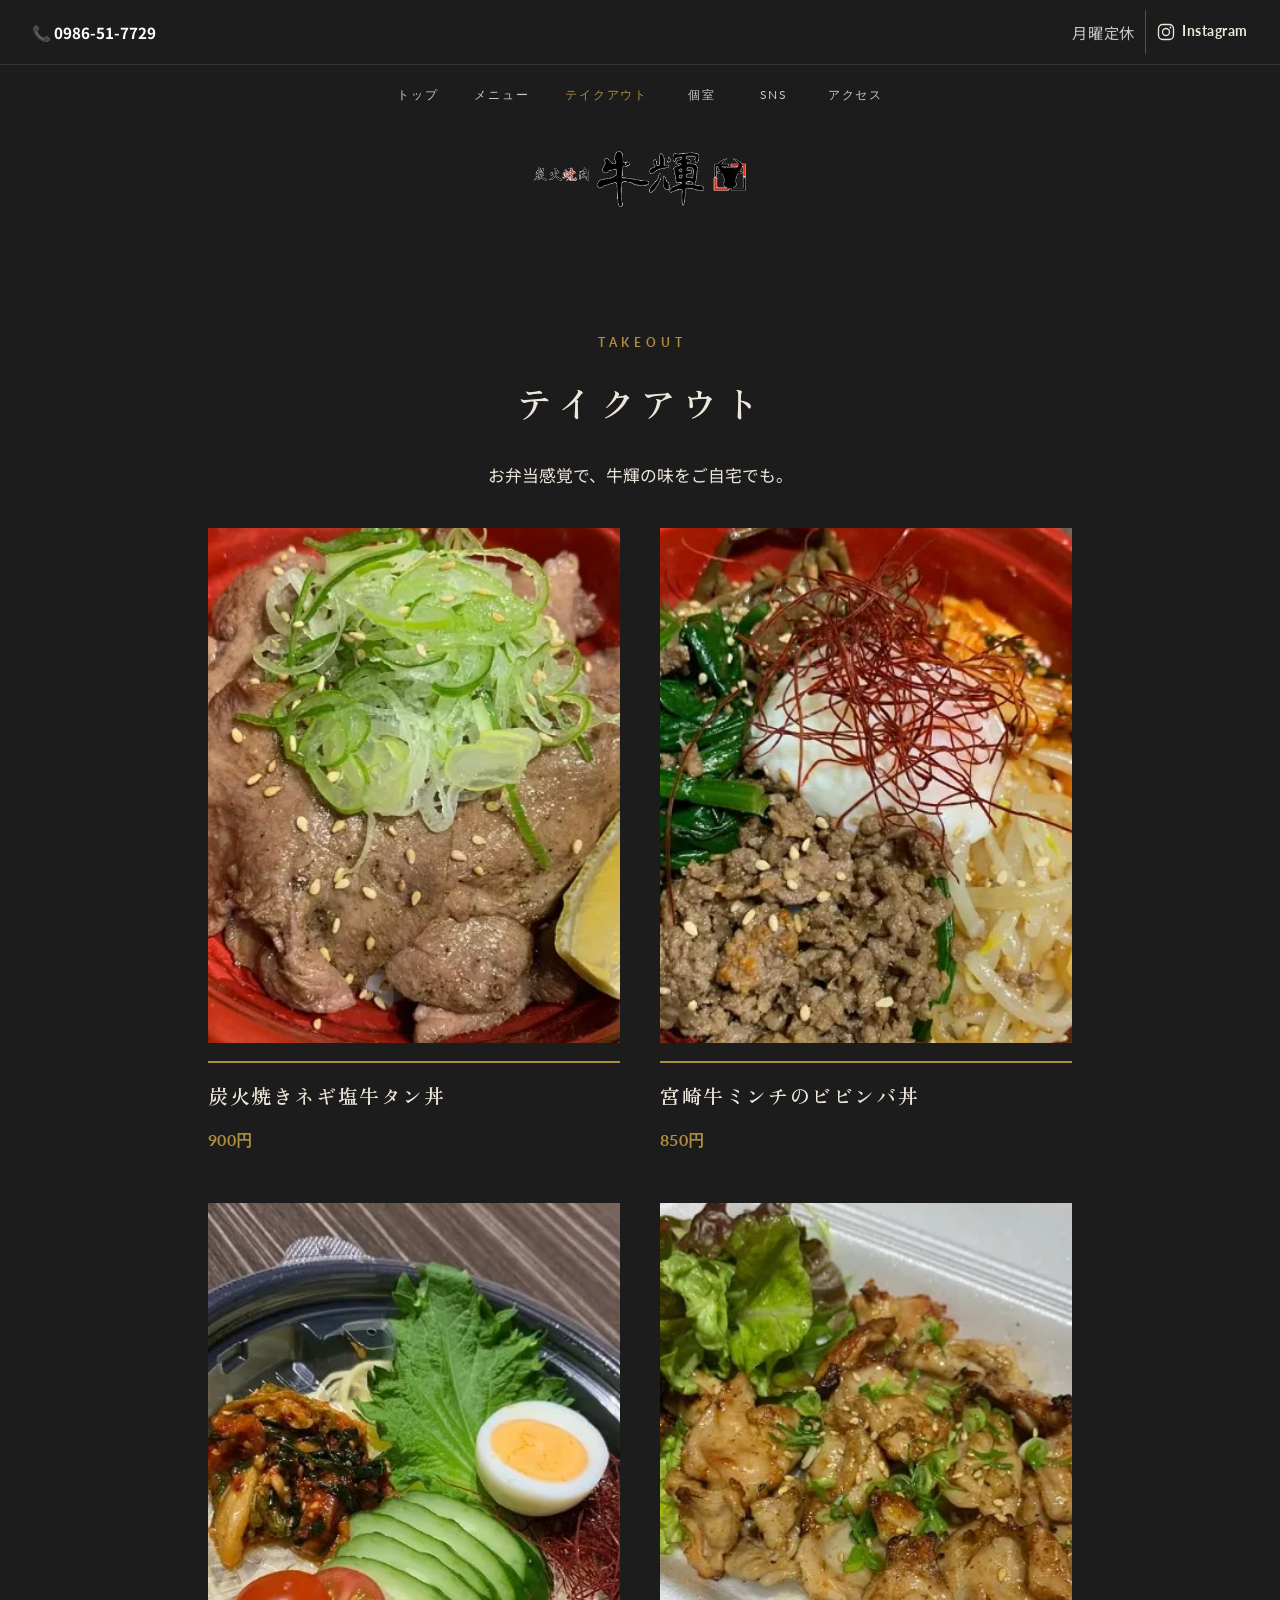
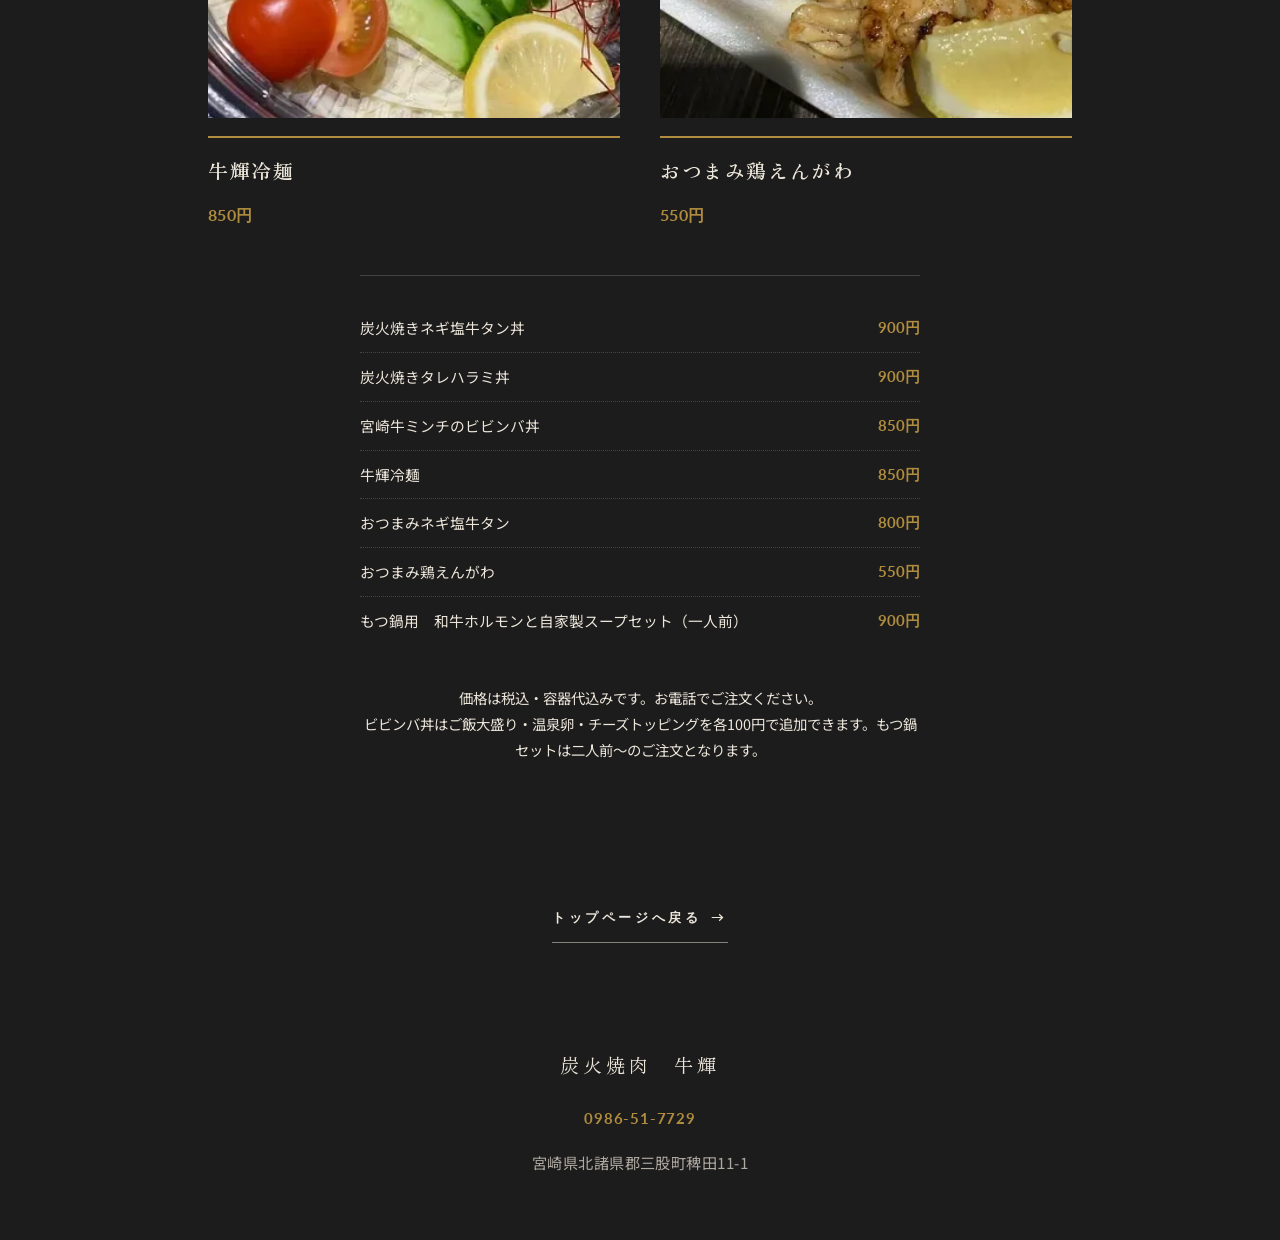
<file: takeout.html>
<!DOCTYPE html>
<html lang="ja">
<head>
<meta charset="UTF-8">
<meta name="viewport" content="width=device-width, initial-scale=1.0">
<title>テイクアウト｜炭火焼肉 牛輝（ぎゅうき）</title>
<meta name="description" content="炭火焼肉 牛輝のテイクアウトメニュー。お電話でご注文ください。宮崎県三股町。">
<link rel="preconnect" href="https://fonts.googleapis.com">
<link rel="preconnect" href="https://fonts.gstatic.com" crossorigin>
<link href="https://fonts.googleapis.com/css2?family=Lato:wght@400;700&family=Noto+Sans+JP:wght@400;500;700&family=Zen+Old+Mincho:wght@400;600&display=swap" rel="stylesheet">
<link rel="stylesheet" href="style.css?v=20261113f">
</head>
<body>

<div class="top-bar">
  <div class="top-bar__row">
    <a class="top-bar__tel" href="tel:0986517729">📞 0986-51-7729</a>
    <div class="top-bar__side">
      <span class="top-bar__hours">月曜定休</span>
      <a class="top-bar__insta" href="https://www.instagram.com/gyuki_yakiniku/" target="_blank" rel="noopener" aria-label="Instagram（新しいタブで開きます）">
        <svg viewBox="0 0 24 24" width="20" height="20" aria-hidden="true" fill="none" stroke="currentColor" stroke-width="1.6"><rect x="3" y="3" width="18" height="18" rx="5"/><circle cx="12" cy="12" r="4.2"/><circle cx="17.4" cy="6.6" r="1.1" fill="currentColor" stroke="none"/></svg>
        <span class="top-bar__insta-label">Instagram</span>
      </a>
    </div>
  </div>
  <nav class="top-bar__nav">
    <a href="index.html">トップ</a>
    <a href="menu.html">メニュー</a>
    <a href="takeout.html" aria-current="page">テイクアウト</a>
    <a href="index.html#room">個室</a>
    <a href="index.html#sns">SNS</a>
    <a href="index.html#info">アクセス</a>
  </nav>
</div>

<header class="subhead">
  <a class="subhead__logo" href="index.html"><img src="assets/img/logo.webp?v=20260927a" alt="炭火焼肉 牛輝（トップページへ）"></a>
</header>

<main>

  <section class="band band--dark" id="takeout">
    <div class="section-inner">
      <p class="eyebrow reveal">TAKEOUT</p>
      <h2 class="section__title reveal">テイクアウト</h2>
      <p class="section__lead reveal">お弁当感覚で、牛輝の味をご自宅でも。</p>

      <div class="menu-grid menu-grid--takeout">
        <article class="menu-item menu-item--dark reveal">
          <img class="menu-item__img" src="assets/img/takeout-tandon.webp?v=20260925a" alt="炭火焼きネギ塩牛タン丼" loading="lazy">
          <h3 class="menu-item__name">炭火焼きネギ塩牛タン丼</h3>
          <p class="menu-item__price">900円</p>
        </article>

        <article class="menu-item menu-item--dark reveal">
          <img class="menu-item__img" src="assets/img/takeout-bibimba.webp?v=20260925a" alt="宮崎牛ミンチのビビンバ丼" loading="lazy">
          <h3 class="menu-item__name">宮崎牛ミンチのビビンバ丼</h3>
          <p class="menu-item__price">850円</p>
        </article>

        <article class="menu-item menu-item--dark reveal">
          <img class="menu-item__img" src="assets/img/takeout-reimen.webp?v=20260925a" alt="牛輝冷麺（テイクアウト）" loading="lazy">
          <h3 class="menu-item__name">牛輝冷麺</h3>
          <p class="menu-item__price">850円</p>
        </article>

        <article class="menu-item menu-item--dark reveal">
          <img class="menu-item__img" src="assets/img/takeout-engawa.webp?v=20260925a" alt="おつまみ鶏えんがわ" loading="lazy">
          <h3 class="menu-item__name">おつまみ鶏えんがわ</h3>
          <p class="menu-item__price">550円</p>
        </article>
      </div>

      <ul class="takeout-extra reveal">
        <li><span>炭火焼きネギ塩牛タン丼</span><span>900円</span></li>
        <li><span>炭火焼きタレハラミ丼</span><span>900円</span></li>
        <li><span>宮崎牛ミンチのビビンバ丼</span><span>850円</span></li>
        <li><span>牛輝冷麺</span><span>850円</span></li>
        <li><span>おつまみネギ塩牛タン</span><span>800円</span></li>
        <li><span>おつまみ鶏えんがわ</span><span>550円</span></li>
        <li><span>もつ鍋用　和牛ホルモンと自家製スープセット（一人前）</span><span>900円</span></li>
      </ul>

      <p class="menu-note menu-note--dark reveal">
        価格は税込・容器代込みです。お電話でご注文ください。<br>
        ビビンバ丼はご飯大盛り・温泉卵・チーズトッピングを各100円で追加できます。もつ鍋セットは二人前〜のご注文となります。
      </p>
    </div>
  </section>

  <section class="band band--dark band--back">
    <div class="section-inner">
      <a class="ghost-link" href="index.html">トップページへ戻る<span class="ghost-link__arrow">→</span></a>
    </div>
  </section>
</main>

<footer class="band band--dark footer">
  <div class="section-inner">
    <p class="footer__name">炭火焼肉　牛輝</p>
    <a class="footer__tel" href="tel:0986517729">0986-51-7729</a>
    <p class="footer__addr">宮崎県北諸県郡三股町稗田11-1</p>
  </div>
</footer>
<script src="script.js?v=20261115a"></script>
</body>
</html>
</file>
<file: style.css>
:root {
  --bg: #F7F0E8;
  --bg-sub: #F0E6DA;
  --ink: #1C1C1C;
  --text: #2A2420;
  --text-on-dark: #EDE6DB;
  --accent: #8C2E1E;
  --gold: #B08D3E;
  --white: #FFFFFF;

  --font-jp: "Noto Sans JP", sans-serif;
  --font-mincho: "Zen Old Mincho", serif;
  --font-label: "Lato", sans-serif;
}

* {
  box-sizing: border-box;
}

html {
  -webkit-text-size-adjust: 100%;
}

body {
  margin: 0;
  background: var(--bg);
  color: var(--text);
  font-family: var(--font-jp);
  line-height: 1.9;
  overflow-x: hidden;
}

img {
  max-width: 100%;
  display: block;
}

a {
  color: inherit;
}

/* ---------- Top bar ---------- */

.top-bar {
  position: sticky;
  top: 0;
  z-index: 100;
  background: var(--ink);
  color: var(--white);
}

.top-bar__row {
  display: flex;
  align-items: center;
  justify-content: space-between;
  gap: 12px;
  padding: 10px clamp(16px, 4vw, 32px);
  font-size: clamp(0.8rem, 3vw, 0.95rem);
}

.top-bar__nav {
  display: flex;
  flex-wrap: wrap;
  justify-content: center;
  gap: clamp(12px, 3vw, 28px);
  padding: 0 clamp(16px, 4vw, 32px) 10px;
  border-top: 1px solid rgba(237, 230, 219, 0.12);
  padding-top: 8px;
}

.top-bar__nav a {
  text-decoration: none;
  font-family: var(--font-label);
  font-size: 0.72rem;
  letter-spacing: 0.15em;
  color: var(--text-on-dark);
  opacity: 0.85;
  min-height: 44px;
  min-width: 44px;
  padding: 0 4px;
  display: flex;
  align-items: center;
  justify-content: center;
}

.top-bar__tel {
  text-decoration: none;
  font-weight: 700;
  min-height: 44px;
  display: flex;
  align-items: center;
}

.top-bar__hours {
  opacity: 0.75;
  white-space: nowrap;
  letter-spacing: 0.05em;
}

/* ---------- Hero ---------- */

.hero {
  position: relative;
  min-height: 100vh;
  overflow: hidden;
}

@media (min-width: 768px) {
  .hero {
    min-height: max(520px, calc(100svh - 128px));
  }
}

@media (max-width: 767px) {
  .hero {
    min-height: max(480px, calc(100svh - 184px));
  }
}

.hero__slides {
  position: absolute;
  inset: 0;
}

.hero__slide {
  position: absolute;
  inset: 0;
  opacity: 0;
  transition: opacity 0.7s ease;
}

.hero__slide.is-active {
  opacity: 1;
}

.hero__bg {
  position: absolute;
  inset: 0;
  width: 100%;
  height: 100%;
  object-fit: cover;
}

.hero__dots {
  position: absolute;
  z-index: 2;
  left: 0;
  right: 0;
  bottom: 84px;
  display: flex;
  justify-content: center;
}

.hero__dot {
  width: 44px;
  height: 44px;
  padding: 0;
  border: 0;
  background: transparent;
  cursor: pointer;
  display: grid;
  place-items: center;
}

.hero__dot::before {
  content: "";
  width: 26px;
  height: 2px;
  background: rgba(237, 230, 219, 0.45);
  transition: background 0.4s ease, width 0.4s ease;
}

.hero__dot.is-active::before {
  width: 34px;
  background: var(--gold);
}

@media (prefers-reduced-motion: reduce) {
  .hero__slide {
    transition: none;
  }
}

.hero__overlay {
  position: absolute;
  inset: 0;
  background: linear-gradient(180deg, rgba(28, 28, 28, 0.55) 0%, rgba(28, 28, 28, 0.15) 30%, rgba(28, 28, 28, 0.35) 60%, rgba(28, 28, 28, 0.88) 100%);
}

.hero__vertical-group {
  position: absolute;
  z-index: 1;
  right: clamp(14px, 4vw, 32px);
  top: 96px;
  display: flex;
  flex-direction: row-reverse;
  gap: 10px;
}

.hero__vertical-jp,
.hero__vertical-en {
  margin: 0;
  writing-mode: vertical-rl;
  padding: 14px 6px;
  background: rgba(28, 28, 28, 0.4);
  border-radius: 2px;
}

.hero__vertical-jp {
  color: var(--text-on-dark);
  font-family: var(--font-mincho);
  font-size: clamp(0.7rem, 2.2vw, 0.8rem);
  letter-spacing: 0.5em;
}

.hero__vertical-en {
  color: var(--gold);
  font-family: var(--font-label);
  font-size: clamp(0.6rem, 1.8vw, 0.68rem);
  letter-spacing: 0.35em;
}

.hero__content {
  position: absolute;
  z-index: 1;
  left: clamp(20px, 6vw, 56px);
  right: clamp(20px, 6vw, 56px);
  top: 96px;
  color: var(--white);
  display: flex;
  flex-direction: column;
  align-items: flex-start;
  gap: 20px;
}

.hero__badge {
  position: relative;
  padding: clamp(24px, 6vw, 36px) clamp(20px, 5vw, 32px);
}

.hero__badge::before {
  content: "";
  position: absolute;
  inset: -55% -40%;
  background: radial-gradient(ellipse at center, rgba(247, 240, 232, 0.95) 0%, rgba(247, 240, 232, 0.6) 40%, rgba(247, 240, 232, 0) 70%);
  filter: blur(22px);
  z-index: -1;
}

.hero__badge .hero__logo {
  position: relative;
}

.hero__logo {
  width: clamp(140px, 40vw, 320px);
  height: auto;
  object-fit: contain;
}

.hero__scroll {
  position: absolute;
  z-index: 1;
  bottom: 24px;
  left: 50%;
  transform: translateX(-50%);
  margin: 0;
  color: var(--text-on-dark);
  font-family: var(--font-label);
  font-size: 0.7rem;
  letter-spacing: 0.3em;
  display: flex;
  flex-direction: column;
  align-items: center;
  gap: 8px;
  opacity: 0.85;
}

.hero__scroll span {
  width: 1px;
  height: 26px;
  background: var(--gold);
}

/* ---------- Buttons / links ---------- */

.btn {
  display: inline-flex;
  align-items: center;
  justify-content: center;
  min-height: 48px;
  padding: 13px 30px;
  border-radius: 2px;
  text-decoration: none;
  font-weight: 700;
  font-family: var(--font-jp);
  font-size: clamp(0.85rem, 3vw, 0.95rem);
  letter-spacing: 0.15em;
}

.btn--primary {
  background: var(--accent);
  color: var(--white);
}

.ghost-link {
  display: inline-flex;
  align-items: center;
  gap: 10px;
  min-height: 44px;
  margin-top: 8px;
  text-decoration: none;
  font-family: var(--font-label);
  font-weight: 700;
  font-size: 0.8rem;
  letter-spacing: 0.28em;
  color: var(--text-on-dark);
  border-bottom: 1px solid rgba(237, 230, 219, 0.5);
  padding-bottom: 6px;
}

.ghost-link--dark {
  color: var(--ink);
  border-bottom-color: rgba(28, 28, 24, 0.35);
}

.ghost-link__arrow {
  transition: transform 0.25s ease;
}

/* ---------- Bands / sections ---------- */

.band {
  width: 100%;
  position: relative;
}

.band--dark {
  background: var(--ink);
  color: var(--text-on-dark);
}

.band--light {
  background: var(--bg);
}

.band__photo {
  margin: 0;
  width: 100%;
}

.band__photo img {
  width: 100%;
  max-height: 62vh;
  object-fit: cover;
}

.band__line {
  width: 1px;
  height: 40px;
  background: var(--gold);
  margin: 0 auto;
  opacity: 0.7;
}

.band__line--dark {
  background: var(--accent);
  opacity: 0.6;
}

.section-inner {
  max-width: 960px;
  margin: 0 auto;
  padding: clamp(48px, 9vw, 96px) clamp(20px, 6vw, 48px);
  text-align: center;
}

/* ---------- Split (photo / text side by side) ---------- */

.band__split {
  display: flex;
  flex-direction: column;
}

.band__split-photo {
  margin: 0;
  width: 100%;
}

.band__split-photo img {
  width: 100%;
  height: 46vh;
  min-height: 280px;
  object-fit: cover;
  display: block;
}

.band__split-text {
  max-width: 560px;
  margin: 0 auto;
  padding: clamp(40px, 8vw, 64px) clamp(20px, 6vw, 48px);
  text-align: center;
}

.band__split-text .room-list {
  justify-content: center;
}

@media (min-width: 768px) {
  .band__split {
    flex-direction: row;
    align-items: stretch;
    min-height: 460px;
  }

  .band__split--reverse {
    flex-direction: row-reverse;
  }

  .band__split-photo {
    width: 50%;
  }

  .band__split-photo img {
    height: 100%;
    min-height: 460px;
  }

  .band__split-text {
    width: 50%;
    max-width: 460px;
    margin: 0;
    text-align: left;
    display: flex;
    flex-direction: column;
    justify-content: center;
    padding: 48px clamp(32px, 5vw, 64px);
  }

  .band__split-text .eyebrow,
  .band__split-text .section__title,
  .band__split-text .section__lead {
    text-align: left;
    margin-left: 0;
    margin-right: 0;
  }

  .band__split--reverse .band__split-text {
    margin-left: auto;
  }

  .band__split-text .room-list {
    justify-content: flex-start;
  }
}

.band__split--framed .band__split-photo {
  width: calc(100% - 40px);
  max-width: 480px;
  margin: 36px auto 0;
  padding: 10px;
  background: var(--bg);
  box-shadow: 0 18px 44px rgba(0, 0, 0, 0.55);
}

.band__split--framed .band__split-photo img {
  height: 44vh;
  min-height: 260px;
  box-shadow: 0 0 0 1px var(--gold);
}

@media (min-width: 768px) {
  .band__split--framed {
    align-items: center;
    justify-content: center;
    gap: clamp(32px, 5vw, 72px);
    padding: clamp(48px, 6vw, 80px) clamp(24px, 5vw, 56px);
  }

  .band__split--framed .band__split-photo {
    width: 44%;
    max-width: 480px;
    margin: 0;
    flex-shrink: 0;
  }

  .band__split--framed .band__split-photo img {
    height: 420px;
    min-height: 0;
  }

  .band__split--framed .band__split-text {
    width: auto;
    flex: 0 1 460px;
    padding: 0;
  }
}

.section-inner--heading {
  padding-bottom: 32px;
}

.section-inner--body {
  padding-top: 40px;
}

.eyebrow {
  font-family: var(--font-label);
  font-weight: 700;
  font-size: 0.78rem;
  letter-spacing: 0.4em;
  text-align: center;
  margin: 0 0 18px;
  padding-left: 0.4em;
  color: var(--gold);
}

.eyebrow--dark {
  color: var(--accent);
}

.section__title {
  font-family: var(--font-mincho);
  font-weight: 600;
  font-size: clamp(1.6rem, 6vw, 2.3rem);
  text-align: center;
  margin: 0 0 28px;
  letter-spacing: 0.12em;
  line-height: 1.6;
  color: var(--text-on-dark);
}

.section__title--dark {
  color: var(--ink);
}

.section__lead {
  text-align: center;
  max-width: 560px;
  margin: 0 auto;
  font-size: clamp(0.95rem, 3.5vw, 1.05rem);
}

.band__split-photo {
  position: relative;
}

.photo-caption {
  position: absolute;
  left: 14px;
  bottom: 14px;
  margin: 0;
  padding: 3px 12px;
  font-size: 0.72rem;
  letter-spacing: 0.12em;
  line-height: 1.7;
  color: #fff;
  background: rgba(28, 28, 28, 0.6);
}

.room-gallery {
  max-width: 960px;
  margin: 0 auto;
  padding: clamp(40px, 7vw, 64px) clamp(24px, 6vw, 48px) clamp(48px, 9vw, 96px);
  text-align: center;
}

.room-gallery__label {
  margin: 0 0 28px;
  font-family: var(--font-mincho);
  font-weight: 600;
  font-size: clamp(1.05rem, 3.5vw, 1.25rem);
  letter-spacing: 0.12em;
  color: var(--ink);
}

.room-gallery__grid {
  display: grid;
  grid-template-columns: repeat(2, 1fr);
  gap: 22px;
}

.room-gallery__item {
  margin: 0;
}

.room-gallery__item img {
  width: 100%;
  aspect-ratio: 1 / 1;
  object-fit: cover;
  outline: 1px solid rgba(176, 141, 62, 0.6);
  outline-offset: 5px;
}

.room-gallery__item:last-child {
  grid-column: 1 / -1;
}

.room-gallery__item:last-child img {
  aspect-ratio: 2 / 1;
}

@media (min-width: 640px) {
  .room-gallery__grid {
    grid-template-columns: repeat(3, 1fr);
    gap: 28px;
  }

  .room-gallery__item:last-child {
    grid-column: auto;
  }

  .room-gallery__item:last-child img {
    aspect-ratio: 1 / 1;
  }
}

#sns {
  overflow: hidden;
}

#sns .section-inner {
  position: relative;
  z-index: 0;
}

#sns .section-inner::before {
  content: "";
  position: absolute;
  z-index: -1;
  top: clamp(16px, 4vw, 48px);
  left: 50%;
  width: clamp(240px, 54vw, 440px);
  aspect-ratio: 1 / 1;
  transform: translateX(-50%);
  background: url("assets/img/instagram-glyph.svg") center / contain no-repeat;
  opacity: 0.16;
  pointer-events: none;
}

/* ---------- Menu ---------- */

.menu-grid {
  display: grid;
  grid-template-columns: repeat(auto-fit, minmax(230px, 1fr));
  gap: clamp(32px, 5vw, 48px) clamp(24px, 4vw, 40px);
  margin-top: 44px;
  text-align: left;
}

.menu-item__img {
  width: 100%;
  aspect-ratio: 4 / 5;
  object-fit: cover;
}

.menu-item__name {
  font-family: var(--font-mincho);
  font-weight: 600;
  font-size: clamp(1.05rem, 3.5vw, 1.25rem);
  margin: 18px 0 8px;
  padding-top: 14px;
  border-top: 2px solid var(--accent);
  color: var(--ink);
  letter-spacing: 0.08em;
}

.menu-item__desc {
  margin: 0;
  font-size: clamp(0.85rem, 3vw, 0.95rem);
  color: var(--text);
}

.menu-item__price {
  margin: 10px 0 0;
  font-weight: 700;
  color: var(--accent);
  font-size: clamp(0.9rem, 3vw, 1rem);
  letter-spacing: 0.03em;
  font-family: var(--font-label);
}

.menu-item--dark .menu-item__name {
  border-top-color: var(--gold);
  color: var(--text-on-dark);
}

.menu-item--dark .menu-item__desc {
  color: var(--text-on-dark);
  opacity: 0.85;
}

.menu-item--dark .menu-item__price {
  color: var(--gold);
}

.menu-grid--takeout {
  margin-top: 36px;
  grid-template-columns: repeat(2, 1fr);
}

.menu-note {
  max-width: 560px;
  margin: 40px auto 0;
  text-align: center;
  font-size: clamp(0.82rem, 2.8vw, 0.9rem);
  opacity: 0.75;
  line-height: 1.8;
}

.menu-note--dark {
  color: var(--text-on-dark);
}

.takeout-extra {
  list-style: none;
  margin: 44px 0 0;
  padding: 28px 0 0;
  border-top: 1px solid rgba(237, 230, 219, 0.2);
  max-width: 560px;
  margin-left: auto;
  margin-right: auto;
  text-align: left;
}

.takeout-extra li {
  display: flex;
  justify-content: space-between;
  gap: 12px;
  padding: 10px 0;
  color: var(--text-on-dark);
  font-size: 0.92rem;
}

.takeout-extra li + li {
  border-top: 1px dotted rgba(237, 230, 219, 0.2);
}

.takeout-extra li span:last-child {
  font-family: var(--font-label);
  color: var(--gold);
  font-weight: 700;
  white-space: nowrap;
}

/* ---------- Full price list ---------- */

.price-list {
  margin-top: 72px;
  padding-top: 56px;
  border-top: 1px solid rgba(28, 28, 24, 0.12);
}

@media (min-width: 768px) {
  div.price-list__grid--lunch {
    margin-left: clamp(80px, 20vw, 240px);
  }
}

.price-list__title {
  font-family: var(--font-mincho);
  font-weight: 600;
  font-size: clamp(1.3rem, 4.5vw, 1.6rem);
  text-align: center;
  margin: 0 0 40px;
  letter-spacing: 0.1em;
  color: var(--ink);
}

.price-list__group {
  display: flex;
  flex-direction: column;
  align-items: center;
  gap: 4px;
  font-family: var(--font-mincho);
  font-weight: 600;
  font-size: 1.1rem;
  margin: 0 0 24px;
  color: var(--ink);
  letter-spacing: 0.08em;
}

.price-list__group-spacer {
  display: none;
}

@media (min-width: 640px) {
  .price-list__group {
    flex-direction: row;
    align-items: baseline;
    justify-content: center;
    gap: 10px;
  }

  .price-list__group-spacer {
    display: block;
    flex-shrink: 0;
  }

  .price-list__group-time {
    flex-shrink: 0;
  }
}

.price-list__group--split {
  margin-top: 48px;
  padding-top: 40px;
  border-top: 1px solid rgba(28, 28, 24, 0.12);
}

.price-list__group--dark {
  color: var(--text-on-dark);
  border-top-color: rgba(237, 230, 219, 0.2);
}

.price-list__grid {
  display: grid;
  grid-template-columns: 1fr;
  gap: 24px;
  text-align: left;
}


.price-list__cat {
  background: var(--white);
  border: 1px solid rgba(28, 28, 24, 0.12);
  padding: 24px 24px 20px;
  box-shadow: 0 4px 16px rgba(28, 28, 24, 0.05);
}

.price-list__cat h4 {
  font-family: var(--font-mincho);
  font-weight: 600;
  font-size: 1.05rem;
  margin: 0 0 14px;
  padding-bottom: 10px;
  border-bottom: 2px solid var(--accent);
  color: var(--ink);
  letter-spacing: 0.08em;
}

.price-list__cat ul {
  list-style: none;
  margin: 0;
  padding: 0;
}

.price-list__cat li {
  display: flex;
  justify-content: space-between;
  align-items: baseline;
  gap: 8px;
  padding: 7px 0;
  font-size: 0.88rem;
}

.price-list__cat li + li {
  border-top: 1px dotted rgba(28, 28, 24, 0.18);
}

.price-list__sub + .price-list__sub {
  margin-top: 20px;
  padding-top: 16px;
  border-top: 1px solid rgba(28, 28, 24, 0.1);
}

.price-note {
  display: block;
  font-size: 0.78rem;
  line-height: 1.5;
  opacity: 0.75;
}

/* 言葉の途中で折り返さない（<wbr> の所だけで折り返す） */
.keep-words {
  white-space: nowrap;
}

.price-list__cat--wide {
  grid-column: 1 / -1;
}

@media (min-width: 640px) {
  .price-list__cat--wide {
    grid-column: span 2;
  }
}

.price-list__course-price {
  font-family: var(--font-label);
  font-weight: 700;
  color: var(--accent);
  margin: 0 0 8px;
}

.price-list__course-desc {
  font-size: 0.85rem;
  margin: 0 0 14px;
  opacity: 0.85;
}

.price-list__group-spacer,
.price-list__group-time {
  font-family: var(--font-jp);
  font-size: 0.7rem;
  font-weight: 400;
  white-space: nowrap;
}

.price-list__group-spacer {
  visibility: hidden;
}

.price-list__group-time {
  opacity: 0.6;
}

.price-list__sub-label {
  font-size: 0.78rem;
  opacity: 0.7;
  margin: 0 0 6px;
}

.price-list__cat li span:first-child {
  color: var(--text);
}

.price-list__cat li span:last-child {
  font-family: var(--font-label);
  color: var(--accent);
  font-weight: 700;
  white-space: nowrap;
}

@media (min-width: 640px) {
  .price-list__grid {
    grid-template-columns: repeat(2, 1fr);
  }
}

@media (min-width: 1024px) {
  .price-list__grid {
    grid-template-columns: repeat(3, 1fr);
  }
}

/* ---------- Room ---------- */

.room-list {
  list-style: none;
  display: flex;
  flex-wrap: wrap;
  justify-content: center;
  gap: clamp(28px, 6vw, 56px);
  margin: 44px 0 0;
  padding: 32px 0 0;
  border-top: 1px solid rgba(176, 141, 62, 0.3);
}

.room-list__item {
  display: flex;
  flex-direction: column;
  align-items: center;
  gap: 8px;
  min-width: 110px;
}

.room-list__num {
  font-family: var(--font-label);
  font-size: clamp(2rem, 6.5vw, 2.7rem);
  font-weight: 700;
  color: var(--gold);
  line-height: 1;
}

.room-list__label {
  font-size: clamp(0.75rem, 2.8vw, 0.85rem);
  text-align: center;
  letter-spacing: 0.08em;
}

.room-list--light {
  border-top-color: rgba(140, 46, 30, 0.25);
}

.room-list--light .room-list__num {
  color: var(--accent);
}

.room-list--light .room-list__label {
  color: var(--text);
}

/* ---------- Info ---------- */

.tel-block {
  display: flex;
  flex-direction: column;
  align-items: center;
  gap: 6px;
  text-align: center;
  text-decoration: none;
  background: var(--ink);
  color: var(--white);
  border-radius: 2px;
  padding: 22px 20px;
  margin: 0 auto 40px;
  max-width: 420px;
  min-height: 44px;
  border-top: 2px solid var(--gold);
  border-bottom: 2px solid var(--gold);
}

.band--dark .tel-block {
  background: #2B2521;
}

.tel-block__label {
  font-size: clamp(0.78rem, 3vw, 0.88rem);
  letter-spacing: 0.1em;
  opacity: 0.85;
}

.tel-block__number {
  font-family: var(--font-mincho);
  font-size: clamp(1.6rem, 7vw, 2.2rem);
  font-weight: 600;
  letter-spacing: 0.05em;
}

.info-list {
  max-width: 480px;
  margin: 0 auto 40px;
  text-align: left;
}

.info-list__row {
  display: flex;
  flex-wrap: wrap;
  gap: 4px 16px;
  padding: 16px 0;
  border-bottom: 1px solid rgba(28, 28, 24, 0.12);
  font-size: clamp(0.9rem, 3.2vw, 1rem);
}

.info-list__row dt {
  flex: 0 0 88px;
  font-weight: 700;
  color: var(--ink);
  letter-spacing: 0.05em;
}

.info-list__row dd {
  margin: 0;
  flex: 1 1 200px;
}

.info-list--dark .info-list__row {
  border-bottom-color: rgba(237, 230, 219, 0.18);
}

.info-list--dark .info-list__row dt {
  color: var(--gold);
}

.info-list--dark .info-list__row dd {
  color: var(--text-on-dark);
}

.map {
  margin: 0 auto 24px;
  max-width: 640px;
}

.map iframe {
  width: 100%;
  height: 320px;
  border: 0;
  filter: grayscale(25%);
}

.map-open {
  margin: 0 0 40px;
  text-align: center;
}

.btn--map {
  gap: 10px;
  background: transparent;
  color: var(--gold);
  border: 1px solid var(--gold);
}

.btn__icon {
  font-family: var(--font-label);
  line-height: 1;
}

/* ---------- Celebrity gallery ---------- */

.celeb {
  margin-top: 56px;
  padding-top: 40px;
  border-top: 1px solid rgba(28, 28, 24, 0.12);
}

.celeb__label {
  text-align: center;
  font-size: 0.85rem;
  color: var(--text);
  opacity: 0.75;
  margin: 0 0 24px;
  letter-spacing: 0.05em;
}

.celeb__grid {
  display: grid;
  grid-template-columns: repeat(2, 1fr);
  gap: 12px;
}

.celeb__grid img {
  width: 100%;
  aspect-ratio: 1 / 1;
  object-fit: cover;
  border-radius: 2px;
}

@media (min-width: 640px) {
  .celeb__grid {
    grid-template-columns: repeat(4, 1fr);
  }
}

/* ---------- Footer ---------- */

.footer .section-inner {
  padding-top: clamp(40px, 8vw, 64px);
  padding-bottom: clamp(40px, 8vw, 64px);
  font-size: clamp(0.85rem, 3vw, 0.95rem);
}

.footer__name {
  font-family: var(--font-mincho);
  font-size: clamp(1rem, 3.5vw, 1.2rem);
  letter-spacing: 0.2em;
  margin: 0 0 12px;
}

.footer__tel {
  display: inline-block;
  text-decoration: none;
  font-weight: 700;
  margin-bottom: 8px;
  min-height: 44px;
  line-height: 44px;
  color: var(--gold);
  font-family: var(--font-label);
  letter-spacing: 0.05em;
}

.footer__addr {
  margin: 0;
  opacity: 0.7;
  letter-spacing: 0.03em;
}

/* ---------- Scroll reveal ---------- */

.reveal {
  opacity: 0;
  transform: translateY(28px);
  transition: opacity 0.9s ease, transform 0.9s ease;
}

.reveal.is-visible {
  opacity: 1;
  transform: none;
}

@media (prefers-reduced-motion: reduce) {
  .reveal {
    opacity: 1;
    transform: none;
    transition: none;
  }
}

/* ---------- Wide screens ---------- */

@media (min-width: 768px) {
  .menu-grid {
    grid-template-columns: repeat(3, 1fr);
  }

  .menu-grid--takeout {
    grid-template-columns: repeat(2, 1fr);
  }

  .info-list__row dt {
    flex-basis: 110px;
  }

  .band__photo img {
    max-height: 72vh;
  }
}

/* ==========================================================
   2026-11-12 ページ分け：トップの一覧・流れる写真・別ページ
   ========================================================== */

/* 上に固定の帯があるので、ページ内の移動先が帯に隠れないようにする */
html {
  scroll-padding-top: var(--top-bar-h, 200px);
}

@media (min-width: 768px) {
  html {
    scroll-padding-top: var(--top-bar-h, 140px);
  }
}

/* ---------- 一覧（夜の焼肉・ランチ・テイクアウト・個室） ---------- */

.band--sub {
  background: var(--bg-sub);
}

.section-inner--wide {
  max-width: 1120px;
}

.section-inner--scene {
  padding-top: clamp(40px, 7vw, 72px);
  padding-bottom: clamp(40px, 7vw, 72px);
}

.scene-list {
  list-style: none;
  margin: 0;
  padding: 0;
  display: grid;
  grid-template-columns: repeat(2, 1fr);
  gap: 12px;
  text-align: left;
}

@media (min-width: 600px) {
  .scene-list {
    gap: 20px;
  }
}

@media (min-width: 1000px) {
  .scene-list {
    grid-template-columns: repeat(4, 1fr);
    gap: 24px;
  }
}

.scene-card {
  display: flex;
  flex-direction: column;
  height: 100%;
  background: var(--white);
  border: 1px solid rgba(28, 28, 24, 0.1);
  overflow: hidden;
  text-decoration: none;
  color: var(--ink);
  box-shadow: 0 4px 16px rgba(28, 28, 24, 0.06);
  transition: transform 0.25s ease, box-shadow 0.25s ease;
}

.scene-card:hover,
.scene-card:focus-visible {
  transform: translateY(-4px);
  box-shadow: 0 10px 24px rgba(28, 28, 24, 0.12);
}

.scene-card__img {
  width: 100%;
  aspect-ratio: 4 / 3;
  object-fit: cover;
}

.scene-card__body {
  display: flex;
  flex-direction: column;
  gap: 4px;
  padding: 12px 14px 16px;
}

@media (min-width: 600px) {
  .scene-card__body {
    gap: 6px;
    padding: 18px 20px 22px;
  }
}

.scene-card__head {
  display: flex;
  align-items: center;
  justify-content: space-between;
  gap: 8px;
}

.scene-card__title {
  font-family: var(--font-mincho);
  font-weight: 600;
  font-size: clamp(0.98rem, 4vw, 1.15rem);
  letter-spacing: 0.06em;
}

.scene-card__arrow {
  color: var(--accent);
  font-size: 1.1rem;
  line-height: 1;
  transition: transform 0.25s ease;
}

.scene-card:hover .scene-card__arrow {
  transform: translate(2px, -2px);
}

.scene-card__meta {
  color: var(--accent);
  font-family: var(--font-label);
  font-weight: 700;
  font-size: 0.85rem;
  letter-spacing: 0.04em;
}

.scene-card__desc {
  color: var(--text);
  font-size: 0.82rem;
  line-height: 1.7;
  opacity: 0.8;
  word-break: keep-all;
  overflow-wrap: anywhere;
}

/* ---------- 横に流れ続ける写真（メニュー・テイクアウト・Instagram） ---------- */

.marquee {
  overflow: hidden;
  margin-top: 40px;
  -webkit-mask-image: linear-gradient(to right, transparent, #000 5%, #000 95%, transparent);
  mask-image: linear-gradient(to right, transparent, #000 5%, #000 95%, transparent);
}

.marquee__track {
  display: flex;
  width: max-content;
  margin: 0;
  padding: 0;
  list-style: none;
  animation: marquee-left var(--marquee-duration, 60s) linear infinite;
}

.marquee--right .marquee__track {
  animation-name: marquee-right;
}

.marquee:hover .marquee__track,
.marquee:focus-within .marquee__track {
  animation-play-state: paused;
}

@keyframes marquee-left {
  from { transform: translateX(0); }
  to { transform: translateX(-50%); }
}

@keyframes marquee-right {
  from { transform: translateX(-50%); }
  to { transform: translateX(0); }
}

/* 動きを減らす設定の人には、流さずに指で横へ送れるようにする */
@media (prefers-reduced-motion: reduce) {
  .marquee {
    overflow-x: auto;
    -webkit-mask-image: none;
    mask-image: none;
  }

  .marquee .marquee__track,
  .marquee--right .marquee__track {
    animation: none;
  }

  .marquee__track > [aria-hidden="true"] {
    display: none;
  }
}

/* 料理の1枚 */
.dish {
  flex: 0 0 auto;
  width: clamp(168px, 44vw, 240px);
  padding-right: clamp(14px, 3vw, 24px);
  text-align: left;
}

.dish__img {
  width: 100%;
  aspect-ratio: 4 / 5;
  object-fit: cover;
}

.dish__name {
  margin: 12px 0 2px;
  padding-top: 10px;
  border-top: 2px solid var(--accent);
  font-family: var(--font-mincho);
  font-weight: 600;
  font-size: clamp(0.92rem, 3.6vw, 1.05rem);
  letter-spacing: 0.05em;
  color: var(--ink);
  line-height: 1.6;
}

.dish__price {
  margin: 0;
  font-family: var(--font-label);
  font-weight: 700;
  font-size: 0.95rem;
  color: var(--accent);
}

.band--dark .dish__name {
  border-top-color: var(--gold);
  color: var(--text-on-dark);
}

.band--dark .dish__price {
  color: var(--gold);
}

/* Instagramの投稿（2列。上は右へ、下は左へ流れる） */
.insta-rows {
  display: grid;
  gap: 12px;
  margin-top: 40px;
}

.insta-rows .marquee {
  margin-top: 0;
}

.insta-tile {
  flex: 0 0 auto;
  padding-right: 12px;
}

.insta-tile a {
  display: block;
}

.insta-tile img {
  width: clamp(132px, 34vw, 200px);
  aspect-ratio: 1 / 1;
  object-fit: cover;
  transition: opacity 0.25s ease;
}

.insta-tile a:hover img,
.insta-tile a:focus-visible img {
  opacity: 0.8;
}

/* ---------- 「詳細はこちら」：角のある細い枠＋明朝＋細い矢印（シックで、でも見つけやすい大きさ） ---------- */

.more-wrap {
  margin: 36px 0 0;
  text-align: center;
}

.more-btn {
  display: inline-flex;
  align-items: center;
  justify-content: space-between;
  gap: 24px;
  width: min(100%, 360px);
  min-height: 62px;
  padding: 0 26px 0 32px;
  border: 1px solid var(--ink);
  background: transparent;
  color: var(--ink);
  font-family: var(--font-mincho);
  font-weight: 600;
  font-size: clamp(0.98rem, 3.8vw, 1.08rem);
  letter-spacing: 0.16em;
  text-decoration: none;
  transition: background 0.3s ease, color 0.3s ease;
}

/* 細い線の矢印（——╲） */
.more-btn__arrow {
  position: relative;
  flex: 0 0 auto;
  width: 44px;
  height: 1px;
  background: currentColor;
  transition: width 0.3s ease;
}

.more-btn__arrow::after {
  content: "";
  position: absolute;
  right: 0;
  bottom: 0;
  width: 10px;
  height: 1px;
  background: currentColor;
  transform: rotate(35deg);
  transform-origin: right center;
}

.more-btn:hover,
.more-btn:focus-visible {
  background: var(--ink);
  color: var(--white);
}

.more-btn:hover .more-btn__arrow,
.more-btn:focus-visible .more-btn__arrow {
  width: 58px;
}

/* 暗い帯の上では金の枠 */
.band--dark .more-btn {
  border-color: var(--gold);
  color: var(--gold);
}

.band--dark .more-btn:hover,
.band--dark .more-btn:focus-visible {
  background: var(--gold);
  color: var(--ink);
}

/* ---------- 別ページの上のロゴ・戻るリンク ---------- */

.subhead {
  background: var(--ink);
  color: var(--text-on-dark);
  text-align: center;
  padding: 24px 20px 20px;
}

.subhead__logo {
  display: inline-block;
}

.subhead__logo img {
  height: 56px;
  width: auto;
  margin: 0 auto;
}

.band--back .section-inner {
  padding-top: 32px;
  padding-bottom: 40px;
}

.top-bar__nav a[aria-current="page"] {
  opacity: 1;
  color: var(--gold);
}

/* メニューのページ：料金表の各欄へ飛ぶボタン */
.jump-links {
  display: flex;
  flex-wrap: wrap;
  justify-content: center;
  gap: 10px;
  margin: 28px 0 0;
}

.jump-links a {
  display: inline-flex;
  align-items: center;
  gap: 6px;
  min-height: 44px;
  padding: 0 18px;
  border: 1px solid rgba(28, 28, 24, 0.5);
  background: transparent;
  color: var(--ink);
  font-family: var(--font-mincho);
  font-weight: 600;
  font-size: 0.88rem;
  letter-spacing: 0.1em;
  text-decoration: none;
  transition: background 0.3s ease, color 0.3s ease;
}

.jump-links a:hover,
.jump-links a:focus-visible {
  background: var(--ink);
  color: var(--white);
}

/* 料金表は表示の時に28px上へ動くので、そのぶん見出しの上をあけて止める */
.price-list__group[id] {
  scroll-margin-top: 36px;
}

.marquee:focus-visible {
  outline: 2px solid var(--accent);
  outline-offset: 4px;
}

/* ---------- スマホ：上の帯のメニューを必ず一列に ---------- */
@media (max-width: 767px) {
  .top-bar__nav {
    flex-wrap: nowrap;
    justify-content: space-between;
    gap: 0;
    padding-left: 8px;
    padding-right: 8px;
    overflow-x: auto;
    scrollbar-width: none;
  }

  .top-bar__nav::-webkit-scrollbar {
    display: none;
  }

  .top-bar__nav a {
    flex: 0 0 auto;
    min-width: 0;
    padding: 0 clamp(3px, 1.4vw, 8px);
    font-size: clamp(0.6rem, 3.1vw, 0.78rem);
    letter-spacing: 0.06em;
    white-space: nowrap;
  }

  /* 帯が低くなった分、トップの写真の高さも帯の実際の高さに合わせる */
  .hero {
    min-height: max(480px, calc(100svh - var(--top-bar-h, 128px)));
  }

  /* こだわり：写真を文章の下へ */
  .band__split--framed .band__split-photo {
    order: 2;
    margin: 0 auto clamp(40px, 10vw, 56px);
  }

  .band__split--framed .band__split-text {
    order: 1;
    padding-bottom: 8px;
  }
}

/* 「詳細はこちら」を狭いスマホでも1行に */
.more-btn {
  white-space: nowrap;
}

@media (max-width: 420px) {
  .more-btn {
    gap: 12px;
    padding: 0 16px 0 20px;
    font-size: clamp(0.86rem, 3.7vw, 1.02rem);
    letter-spacing: 0.08em;
  }

  .more-btn__arrow {
    width: 28px;
  }

  .more-btn:hover .more-btn__arrow,
  .more-btn:focus-visible .more-btn__arrow {
    width: 36px;
  }
}

/* 上の帯：定休日の横に Instagram のアイコン */
.top-bar__side {
  display: flex;
  align-items: center;
  gap: 4px;
}

.top-bar__insta {
  display: inline-flex;
  align-items: center;
  gap: 6px;
  min-height: 44px;
  padding: 0 0 0 10px;
  margin-left: 6px;
  border-left: 1px solid rgba(237, 230, 219, 0.25);
  color: var(--text-on-dark);
  text-decoration: none;
  transition: color 0.25s ease;
}

.top-bar__insta-label {
  font-family: var(--font-label);
  font-weight: 700;
  font-size: clamp(0.72rem, 3vw, 0.85rem);
  letter-spacing: 0.04em;
}

.top-bar__insta:hover,
.top-bar__insta:focus-visible {
  color: var(--gold);
}

/* ---------- ランチ休業中の表示（消さずに「休業中」と分かるように） ---------- */
.scene-card {
  position: relative;
}

.scene-card__badge {
  position: absolute;
  top: 10px;
  left: 10px;
  padding: 3px 10px;
  border: 1px solid var(--gold);
  background: rgba(28, 28, 28, 0.85);
  color: var(--gold);
  font-family: var(--font-mincho);
  font-weight: 600;
  font-size: 0.78rem;
  letter-spacing: 0.14em;
}

.scene-card--paused .scene-card__img {
  filter: grayscale(0.55) brightness(0.88);
}

/* 文字の所（題・丼・ビビンバ・冷麺…）も、メニューのページのランチ欄と同じ灰色に。「ただいま休業中」だけ色を残す */
.scene-card--paused {
  background: #E6E0D8;
  border-color: rgba(28, 28, 24, 0.18);
}

.scene-card--paused .scene-card__title {
  color: #6F6860;
}

.scene-card--paused .scene-card__desc {
  color: #8A837B;
  opacity: 1;
}

.scene-card--paused .scene-card__arrow {
  color: #9C948B;
}

.price-list__group-time--paused {
  opacity: 1;
  color: var(--accent);
  font-weight: 700;
}

.price-list__notice {
  max-width: 520px;
  margin: -8px auto 24px;
  padding: 14px 16px;
  border-top: 1px solid rgba(140, 46, 30, 0.35);
  border-bottom: 1px solid rgba(140, 46, 30, 0.35);
  font-family: var(--font-mincho);
  font-size: clamp(0.85rem, 3.4vw, 0.95rem);
  line-height: 1.9;
  text-align: center;
  color: var(--ink);
}

/* ランチの料金表：一覧のランチのカードと同じく、暗く落ち着かせて「休業中」の札を付ける */
.price-list__grid--paused .price-list__cat {
  position: relative;
  background: #E6E0D8;
  border-color: rgba(28, 28, 24, 0.18);
  box-shadow: none;
  padding-top: 58px;
}

.price-list__grid--paused .price-list__cat::before {
  content: "休業中";
  position: absolute;
  top: 12px;
  left: 12px;
  padding: 3px 10px;
  border: 1px solid var(--gold);
  background: rgba(28, 28, 28, 0.85);
  color: var(--gold);
  font-family: var(--font-mincho);
  font-weight: 600;
  font-size: 0.78rem;
  letter-spacing: 0.14em;
}

.price-list__grid--paused .price-list__cat li span:first-child {
  color: #8A837B;
}

.price-list__grid--paused .price-list__cat li span:last-child {
  color: #9C948B;
}

.price-list__grid--paused .price-list__cat li + li {
  border-top-color: rgba(28, 28, 24, 0.14);
}

.info-note {
  display: inline-block;
  font-size: 0.85em;
  opacity: 0.75;
}

/* ---------- iPhone（WebKit）で横にずれないように（2026-11-13） ---------- */
/* WebKit は white-space: nowrap の中の <wbr> で折り返さず、はみ出してページが横に動いた。
   組み立ての時に <wbr> の区切りごとを <span class="kw">（inline-block）に分け、まとまりの間だけで折り返す。 */
.keep-words {
  white-space: normal;
}

/* 区切りごとのまとまり。まとまりの間だけで折り返す（1つが行より長い時だけ中で折る） */
.kw {
  display: inline-block;
  max-width: 100%;
}

/* 保険：中身がはみ出しても、ページ全体は横に動かさない（clip はスクロールの箱を作らないので、上の帯の固定は効いたまま） */
.top-bar,
main,
footer {
  overflow-x: clip;
}

/* 料金表の注記の中のまとまりに、金額用の書式（li span:last-child）が当たらないように */
/* 金額の指定（.price-list__cat li span:last-child）と同じ強さにして、後に書いたこちらを効かせる */
.price-list__cat li span.kw:last-child,
.price-list__cat li span.kw {
  color: inherit;
  font-family: inherit;
  font-weight: inherit;
}

/* 流れる写真の上下の箱 */
.section-inner--before-marquee {
  padding-bottom: 0;
}

.after-marquee {
  max-width: 960px;
  margin: 0 auto;
  padding: 0 clamp(20px, 6vw, 48px) clamp(48px, 9vw, 96px);
  text-align: center;
}
</file>
<file: intro.css>
/* 開く前の演出（2026-11-15 試作）。has-intro が付いている間だけ、画面の上に重ねる */
.intro {
  display: none;
}

.has-intro,
.has-intro body {
  overflow: hidden;
}

.has-intro .intro {
  display: block;
  position: fixed;
  inset: 0;
  z-index: 300;
  background: radial-gradient(ellipse at 50% 55%, #221d19 0%, #141210 60%, #0e0c0b 100%);
  cursor: pointer;
  -webkit-tap-highlight-color: transparent;
}

.intro__canvas {
  position: absolute;
  inset: 0;
  width: 100%;
  height: 100%;
  display: block;
}
</file>
<file: pattern-b/style.css>
:root {
  --cream: #FBF1DD;
  --cream-sub: #F4E4C4;
  --white: #FFFDF8;
  --ink: #3A2A18;
  --text: #4A3420;
  --vermillion: #C8442B;
  --vermillion-dark: #A6371F;
  --brown: #4A3220;
  --brown-dark: #3A2618;
  --mustard: #E0A030;
  --text-on-dark: #FBF1DD;

  --font-jp: "Noto Sans JP", sans-serif;
  --font-head: "Yusei Magic", sans-serif;
  --font-round: "Zen Maru Gothic", sans-serif;
}

* {
  box-sizing: border-box;
}

html {
  -webkit-text-size-adjust: 100%;
}

body {
  margin: 0;
  background: var(--cream);
  color: var(--text);
  font-family: var(--font-jp);
  line-height: 1.9;
  overflow-x: hidden;
  background-image: radial-gradient(rgba(74, 50, 32, 0.06) 1.5px, transparent 1.5px);
  background-size: 18px 18px;
}

img {
  max-width: 100%;
  display: block;
}

a {
  color: inherit;
}

/* ---------- Top bar ---------- */

.top-bar {
  position: sticky;
  top: 0;
  z-index: 100;
  background: var(--vermillion);
  color: var(--white);
  box-shadow: 0 2px 0 var(--mustard);
}

.top-bar__row {
  display: flex;
  align-items: center;
  justify-content: space-between;
  gap: 12px;
  padding: 10px clamp(16px, 4vw, 32px);
  font-size: clamp(0.8rem, 3vw, 0.95rem);
}

.top-bar__nav {
  display: flex;
  flex-wrap: wrap;
  justify-content: center;
  gap: clamp(10px, 3vw, 24px);
  padding: 0 clamp(16px, 4vw, 32px) 10px;
  border-top: 1px dashed rgba(255, 253, 248, 0.35);
  padding-top: 8px;
}

.top-bar__nav a {
  text-decoration: none;
  font-family: var(--font-round);
  font-weight: 700;
  font-size: 0.78rem;
  letter-spacing: 0.05em;
  color: var(--white);
  min-height: 44px;
  min-width: 44px;
  padding: 0 4px;
  display: flex;
  align-items: center;
  justify-content: center;
}

.top-bar__tel {
  text-decoration: none;
  font-weight: 700;
  min-height: 44px;
  display: flex;
  align-items: center;
}

.top-bar__hours {
  white-space: nowrap;
  letter-spacing: 0.05em;
  font-weight: 700;
}

/* ---------- Hero ---------- */

.hero {
  position: relative;
  min-height: 100vh;
  overflow: hidden;
}

.hero__bg {
  position: absolute;
  inset: 0;
  width: 100%;
  height: 100%;
  object-fit: cover;
  filter: saturate(1.15) sepia(0.28) contrast(1.05);
}

.hero__overlay {
  position: absolute;
  inset: 0;
  background: linear-gradient(180deg, rgba(58, 38, 20, 0.35) 0%, rgba(58, 38, 20, 0.15) 35%, rgba(58, 38, 20, 0.55) 75%, rgba(58, 38, 20, 0.92) 100%);
}

.hero__content {
  position: absolute;
  z-index: 1;
  left: 0;
  right: 0;
  bottom: 88px;
  color: var(--white);
  display: flex;
  flex-direction: column;
  align-items: center;
  gap: 18px;
  padding: 0 20px;
  text-align: center;
}

.hero__badge {
  position: relative;
  padding: clamp(18px, 5vw, 28px) clamp(24px, 6vw, 40px);
  background: var(--cream);
  border-radius: 16px;
  box-shadow: 0 8px 0 rgba(0, 0, 0, 0.15);
  transform: rotate(-2deg);
}

.hero__logo {
  width: clamp(150px, 42vw, 300px);
  height: auto;
  object-fit: contain;
}

.hero__catch {
  margin: 0;
  font-family: var(--font-head);
  font-size: clamp(1.05rem, 4.2vw, 1.5rem);
  letter-spacing: 0.06em;
  line-height: 1.7;
  text-shadow: 0 2px 6px rgba(0, 0, 0, 0.4);
}

.hero__scroll {
  position: absolute;
  z-index: 1;
  bottom: 24px;
  left: 50%;
  transform: translateX(-50%);
  margin: 0;
  color: var(--text-on-dark);
  font-family: var(--font-round);
  font-weight: 700;
  font-size: 0.7rem;
  letter-spacing: 0.3em;
  display: flex;
  flex-direction: column;
  align-items: center;
  gap: 8px;
}

.hero__scroll span {
  width: 1px;
  height: 26px;
  background: var(--mustard);
}

/* ---------- Buttons / links ---------- */

.btn {
  display: inline-flex;
  align-items: center;
  justify-content: center;
  min-height: 48px;
  padding: 13px 32px;
  border-radius: 999px;
  text-decoration: none;
  font-weight: 700;
  font-family: var(--font-round);
  font-size: clamp(0.85rem, 3vw, 0.95rem);
  letter-spacing: 0.08em;
}

.btn--primary {
  background: var(--mustard);
  color: var(--brown-dark);
  box-shadow: 0 4px 0 #9c6f1e;
}

.stamp-link {
  display: inline-flex;
  align-items: center;
  justify-content: center;
  gap: 8px;
  min-height: 44px;
  margin-top: 16px;
  padding: 10px 26px;
  text-decoration: none;
  font-family: var(--font-round);
  font-weight: 700;
  font-size: 0.85rem;
  letter-spacing: 0.05em;
  color: var(--vermillion);
  border: 2px solid var(--vermillion);
  border-radius: 999px;
}

/* ---------- Bands / sections ---------- */

.band {
  width: 100%;
  position: relative;
}

.band--cream {
  background: var(--cream);
}

.band--white {
  background: var(--white);
}

.band--vermillion {
  background: var(--vermillion);
  color: var(--white);
}

.band--brown {
  background: var(--brown-dark);
  color: var(--text-on-dark);
}

.band__photo {
  margin: 0;
  width: 100%;
}

.band__photo img {
  width: 100%;
  max-height: 62vh;
  object-fit: cover;
}

.section-inner {
  max-width: 960px;
  margin: 0 auto;
  padding: clamp(48px, 9vw, 96px) clamp(20px, 6vw, 48px);
  text-align: center;
}

/* ---------- Photo frame (polaroid-style) ---------- */

.photo-frame {
  background: var(--white);
  padding: 10px 10px 0;
  box-shadow: 0 6px 18px rgba(58, 38, 20, 0.18);
  border-radius: 4px;
}

.menu-item.photo-frame {
  padding: 10px 10px 16px;
}

.photo-frame img {
  border-radius: 2px;
}

/* ---------- Split (photo / text side by side) ---------- */

.band__split {
  display: flex;
  flex-direction: column;
}

.band__split-photo {
  margin: 0 auto;
  width: calc(100% - 32px);
  max-width: 460px;
}

.band__split-photo img {
  width: 100%;
  height: 46vh;
  min-height: 280px;
  object-fit: cover;
  display: block;
}

.band__split-text {
  max-width: 560px;
  margin: 0 auto;
  padding: clamp(32px, 8vw, 56px) clamp(20px, 6vw, 48px);
  text-align: center;
}

.band__split-text .room-list {
  justify-content: center;
}

@media (min-width: 768px) {
  .band__split {
    flex-direction: row;
    align-items: center;
    min-height: 460px;
    gap: 32px;
  }

  .band__split--reverse {
    flex-direction: row-reverse;
  }

  .band__split-photo {
    width: 44%;
    max-width: none;
    margin: 0 0 0 clamp(24px, 5vw, 56px);
  }

  .band__split--reverse .band__split-photo {
    margin: 0 clamp(24px, 5vw, 56px) 0 0;
  }

  .band__split-photo img {
    height: 400px;
    min-height: 0;
  }

  .band__split-text {
    width: 56%;
    max-width: 460px;
    margin: 0;
    text-align: left;
    padding: 24px clamp(24px, 4vw, 48px);
  }

  .band__split-text .eyebrow,
  .band__split-text .section__title,
  .band__split-text .section__lead {
    text-align: left;
    margin-left: 0;
    margin-right: 0;
  }

  .band__split--reverse .band__split-text {
    margin-left: auto;
  }

  .band__split-text .room-list {
    justify-content: flex-start;
  }
}

.section-inner--heading {
  padding-bottom: 32px;
}

.section-inner--body {
  padding-top: 40px;
}

.eyebrow {
  display: inline-block;
  font-family: var(--font-round);
  font-weight: 700;
  font-size: 0.8rem;
  letter-spacing: 0.2em;
  text-align: center;
  margin: 0 0 14px;
  color: var(--vermillion);
  background: var(--cream-sub);
  padding: 4px 16px;
  border-radius: 999px;
}

.eyebrow--light {
  color: var(--vermillion-dark);
  background: var(--white);
}

.section__title {
  font-family: var(--font-head);
  font-weight: 400;
  font-size: clamp(1.6rem, 6vw, 2.3rem);
  text-align: center;
  margin: 0 0 24px;
  letter-spacing: 0.06em;
  line-height: 1.6;
  color: var(--ink);
}

.section__title--light {
  color: var(--white);
}

.section__lead {
  text-align: center;
  max-width: 560px;
  margin: 0 auto;
  font-size: clamp(0.95rem, 3.5vw, 1.05rem);
}

.section__lead--light {
  color: var(--text-on-dark);
}

.band__split-photo {
  position: relative;
}

.photo-caption {
  position: absolute;
  left: 22px;
  bottom: 12px;
  margin: 0;
  padding: 3px 12px;
  font-family: var(--font-round);
  font-weight: 700;
  font-size: 0.72rem;
  letter-spacing: 0.05em;
  line-height: 1.7;
  color: #fff;
  background: rgba(58, 38, 20, 0.7);
  border-radius: 999px;
}

/* ---------- Menu ---------- */

.menu-grid {
  display: grid;
  grid-template-columns: repeat(auto-fit, minmax(230px, 1fr));
  gap: clamp(32px, 5vw, 48px) clamp(24px, 4vw, 40px);
  margin-top: 44px;
  text-align: left;
}

.menu-item__img {
  width: 100%;
  aspect-ratio: 4 / 5;
  object-fit: cover;
}

.menu-item__name {
  font-family: var(--font-round);
  font-weight: 700;
  font-size: clamp(1.05rem, 3.5vw, 1.25rem);
  margin: 14px 0 6px;
  color: var(--ink);
  letter-spacing: 0.03em;
}

.menu-item__desc {
  margin: 0;
  font-size: clamp(0.85rem, 3vw, 0.95rem);
  color: var(--text);
}

.menu-item__price {
  display: inline-block;
  margin: 10px 0 0;
  font-weight: 700;
  color: var(--white);
  background: var(--vermillion);
  border-radius: 999px;
  padding: 3px 14px;
  font-size: clamp(0.85rem, 3vw, 0.95rem);
  font-family: var(--font-round);
}

.menu-item--dark .menu-item__name {
  color: var(--ink);
}

.menu-item--dark .menu-item__desc {
  color: var(--text);
}

.menu-item--dark .menu-item__price {
  background: var(--mustard);
  color: var(--brown-dark);
}

.menu-grid--takeout {
  margin-top: 36px;
  grid-template-columns: repeat(2, 1fr);
}

.menu-note {
  max-width: 560px;
  margin: 40px auto 0;
  text-align: center;
  font-size: clamp(0.82rem, 2.8vw, 0.9rem);
  opacity: 0.8;
  line-height: 1.8;
}

.menu-note--light {
  color: var(--text-on-dark);
}

.takeout-extra {
  list-style: none;
  margin: 44px 0 0;
  padding: 28px 0 0;
  border-top: 2px dashed rgba(255, 253, 248, 0.4);
  max-width: 560px;
  margin-left: auto;
  margin-right: auto;
  text-align: left;
}

.takeout-extra li {
  display: flex;
  justify-content: space-between;
  gap: 12px;
  padding: 10px 0;
  font-size: 0.92rem;
}

.takeout-extra li + li {
  border-top: 1px dotted rgba(255, 253, 248, 0.3);
}

.takeout-extra li span:last-child {
  font-family: var(--font-round);
  color: var(--mustard);
  font-weight: 700;
  white-space: nowrap;
}

/* ---------- Full price list ---------- */

.price-list {
  margin-top: 72px;
  padding-top: 56px;
  border-top: 3px dotted rgba(74, 50, 32, 0.2);
}

@media (min-width: 768px) {
  div.price-list__grid--lunch {
    margin-left: clamp(80px, 20vw, 240px);
  }
}

.price-list__title {
  font-family: var(--font-head);
  font-weight: 400;
  font-size: clamp(1.3rem, 4.5vw, 1.6rem);
  text-align: center;
  margin: 0 0 40px;
  letter-spacing: 0.05em;
  color: var(--ink);
}

.price-list__group {
  display: flex;
  flex-direction: column;
  align-items: center;
  gap: 4px;
  font-family: var(--font-round);
  font-weight: 700;
  font-size: 1.1rem;
  margin: 0 0 24px;
  color: var(--ink);
  letter-spacing: 0.03em;
}

.price-list__group-spacer {
  display: none;
}

@media (min-width: 640px) {
  .price-list__group {
    flex-direction: row;
    align-items: baseline;
    justify-content: center;
    gap: 10px;
  }

  .price-list__group-spacer {
    display: block;
    flex-shrink: 0;
  }

  .price-list__group-time {
    flex-shrink: 0;
  }
}

.price-list__group--split {
  margin-top: 48px;
  padding-top: 40px;
  border-top: 2px dashed rgba(74, 50, 32, 0.2);
}

.price-list__grid {
  display: grid;
  grid-template-columns: 1fr;
  gap: 24px;
  text-align: left;
}

.price-list__cat {
  background: var(--white);
  border: 2px solid var(--cream-sub);
  border-radius: 12px;
  padding: 22px 22px 18px;
  box-shadow: 0 4px 0 var(--cream-sub);
}

.price-list__cat h4 {
  font-family: var(--font-round);
  font-weight: 700;
  font-size: 1.05rem;
  margin: 0 0 14px;
  padding-bottom: 10px;
  border-bottom: 2px solid var(--vermillion);
  color: var(--ink);
  letter-spacing: 0.03em;
}

.price-list__cat ul {
  list-style: none;
  margin: 0;
  padding: 0;
}

.price-list__cat li {
  display: flex;
  justify-content: space-between;
  align-items: baseline;
  gap: 8px;
  padding: 7px 0;
  font-size: 0.88rem;
}

.price-list__cat li + li {
  border-top: 1px dotted rgba(74, 50, 32, 0.2);
}

.price-list__sub + .price-list__sub {
  margin-top: 20px;
  padding-top: 16px;
  border-top: 1px solid rgba(74, 50, 32, 0.12);
}

.price-list__cat--wide {
  grid-column: 1 / -1;
}

@media (min-width: 640px) {
  .price-list__cat--wide {
    grid-column: span 2;
  }
}

.price-list__course-price {
  font-family: var(--font-round);
  font-weight: 700;
  color: var(--vermillion);
  margin: 0 0 8px;
}

.price-list__course-desc {
  font-size: 0.85rem;
  margin: 0 0 14px;
  opacity: 0.85;
}

.price-list__group-spacer,
.price-list__group-time {
  font-family: var(--font-jp);
  font-size: 0.7rem;
  font-weight: 400;
  white-space: nowrap;
}

.price-list__group-spacer {
  visibility: hidden;
}

.price-list__group-time {
  opacity: 0.6;
}

.price-list__sub-label {
  font-size: 0.78rem;
  opacity: 0.7;
  margin: 0 0 6px;
}

.price-list__cat li span:first-child {
  color: var(--text);
}

.price-list__cat li span:last-child {
  font-family: var(--font-round);
  color: var(--vermillion);
  font-weight: 700;
  white-space: nowrap;
}

@media (min-width: 640px) {
  .price-list__grid {
    grid-template-columns: repeat(2, 1fr);
  }
}

@media (min-width: 1024px) {
  .price-list__grid {
    grid-template-columns: repeat(3, 1fr);
  }
}

/* ---------- Room ---------- */

.room-list {
  list-style: none;
  display: flex;
  flex-wrap: wrap;
  justify-content: center;
  gap: clamp(24px, 6vw, 48px);
  margin: 40px 0 0;
  padding: 28px 0 0;
  border-top: 2px dashed rgba(74, 50, 32, 0.2);
}

.room-list__item {
  display: flex;
  flex-direction: column;
  align-items: center;
  gap: 6px;
  min-width: 100px;
}

.room-list__num {
  font-family: var(--font-round);
  font-size: clamp(2rem, 6.5vw, 2.7rem);
  font-weight: 700;
  color: var(--vermillion);
  line-height: 1;
}

.room-list__label {
  font-size: clamp(0.75rem, 2.8vw, 0.85rem);
  text-align: center;
  letter-spacing: 0.03em;
  color: var(--text);
}

/* ---------- Info ---------- */

.tel-block {
  display: flex;
  flex-direction: column;
  align-items: center;
  gap: 6px;
  text-align: center;
  text-decoration: none;
  background: var(--vermillion);
  color: var(--white);
  border-radius: 16px;
  padding: 22px 20px;
  margin: 0 auto 40px;
  max-width: 420px;
  min-height: 44px;
  box-shadow: 0 5px 0 var(--vermillion-dark);
}

.tel-block__label {
  font-size: clamp(0.78rem, 3vw, 0.88rem);
  letter-spacing: 0.05em;
}

.tel-block__number {
  font-family: var(--font-head);
  font-size: clamp(1.6rem, 7vw, 2.2rem);
  font-weight: 400;
  letter-spacing: 0.03em;
}

.info-list {
  max-width: 480px;
  margin: 0 auto 40px;
  text-align: left;
}

.info-list__row {
  display: flex;
  flex-wrap: wrap;
  gap: 4px 16px;
  padding: 16px 0;
  border-bottom: 1px dashed rgba(251, 241, 221, 0.3);
  font-size: clamp(0.9rem, 3.2vw, 1rem);
}

.info-list__row dt {
  flex: 0 0 88px;
  font-weight: 700;
  color: var(--mustard);
  letter-spacing: 0.03em;
}

.info-list__row dd {
  margin: 0;
  flex: 1 1 200px;
  color: var(--text-on-dark);
}

.map {
  margin: 0 auto 40px;
  max-width: 640px;
  border-radius: 12px;
  overflow: hidden;
}

.map iframe {
  width: 100%;
  height: 320px;
  border: 0;
}

/* ---------- Celebrity gallery ---------- */

.celeb {
  margin-top: 56px;
  padding-top: 40px;
  border-top: 1px solid rgba(28, 28, 24, 0.12);
}

.celeb__label {
  text-align: center;
  font-size: 0.85rem;
  color: var(--text);
  opacity: 0.8;
  margin: 0 0 24px;
  letter-spacing: 0.03em;
}

.celeb__grid {
  display: grid;
  grid-template-columns: repeat(2, 1fr);
  gap: 12px;
}

.celeb__grid img {
  width: 100%;
  aspect-ratio: 1 / 1;
  object-fit: cover;
  border-radius: 8px;
  border: 3px solid var(--white);
  box-shadow: 0 3px 10px rgba(58, 38, 20, 0.15);
}

@media (min-width: 640px) {
  .celeb__grid {
    grid-template-columns: repeat(4, 1fr);
  }
}

/* ---------- Footer ---------- */

.footer .section-inner {
  padding-top: clamp(40px, 8vw, 64px);
  padding-bottom: clamp(40px, 8vw, 64px);
  font-size: clamp(0.85rem, 3vw, 0.95rem);
}

.footer__name {
  font-family: var(--font-head);
  font-size: clamp(1rem, 3.5vw, 1.2rem);
  letter-spacing: 0.1em;
  margin: 0 0 12px;
}

.footer__tel {
  display: inline-block;
  text-decoration: none;
  font-weight: 700;
  margin-bottom: 8px;
  min-height: 44px;
  line-height: 44px;
  color: var(--mustard);
  font-family: var(--font-round);
  letter-spacing: 0.03em;
}

.footer__addr {
  margin: 0;
  opacity: 0.75;
  letter-spacing: 0.02em;
}

/* ---------- Scroll reveal ---------- */

.reveal {
  opacity: 0;
  transform: translateY(28px);
  transition: opacity 0.9s ease, transform 0.9s ease;
}

.reveal.is-visible {
  opacity: 1;
  transform: none;
}

@media (prefers-reduced-motion: reduce) {
  .reveal {
    opacity: 1;
    transform: none;
    transition: none;
  }
}

/* ---------- Wide screens ---------- */

@media (min-width: 768px) {
  .menu-grid {
    grid-template-columns: repeat(3, 1fr);
  }

  .menu-grid--takeout {
    grid-template-columns: repeat(2, 1fr);
  }

  .info-list__row dt {
    flex-basis: 110px;
  }

  .band__photo img {
    max-height: 72vh;
  }
}

/* ---------- Synced with pattern A (2026-10-11) ---------- */

.hero__slides {
  position: absolute;
  inset: 0;
}

.hero__slide {
  position: absolute;
  inset: 0;
  opacity: 0;
  transition: opacity 0.7s ease;
}

.hero__slide.is-active {
  opacity: 1;
}

.hero__dots {
  position: absolute;
  z-index: 2;
  left: 0;
  right: 0;
  display: flex;
  justify-content: center;
}

.hero__dot {
  width: 44px;
  height: 44px;
  padding: 0;
  border: 0;
  background: transparent;
  cursor: pointer;
  display: grid;
  place-items: center;
}

.hero__dot::before {
  content: "";
  width: 26px;
  height: 3px;
  transition: background 0.4s ease, width 0.4s ease;
}

.hero__dot.is-active::before {
  width: 34px;
}

@media (prefers-reduced-motion: reduce) {
  .hero__slide {
    transition: none;
  }
}

@media (min-width: 768px) {
  .hero {
    min-height: max(520px, calc(100svh - 128px));
  }
}

@media (max-width: 767px) {
  .hero {
    min-height: max(480px, calc(100svh - 184px));
  }
}

.price-note {
  display: block;
  font-size: 0.78rem;
  line-height: 1.5;
  opacity: 0.75;
}

.room-gallery {
  max-width: 960px;
  margin: 0 auto;
  padding: clamp(40px, 7vw, 64px) clamp(24px, 6vw, 48px) clamp(48px, 9vw, 96px);
  text-align: center;
}

.room-gallery__label {
  margin: 0 0 28px;
  font-size: clamp(1.05rem, 3.5vw, 1.25rem);
  letter-spacing: 0.1em;
}

.room-gallery__grid {
  display: grid;
  grid-template-columns: repeat(2, 1fr);
  gap: 22px;
}

.room-gallery__item {
  margin: 0;
}

.room-gallery__item img {
  width: 100%;
  aspect-ratio: 1 / 1;
  object-fit: cover;
}

.room-gallery__item:last-child {
  grid-column: 1 / -1;
}

.room-gallery__item:last-child img {
  aspect-ratio: 2 / 1;
}

@media (min-width: 640px) {
  .room-gallery__grid {
    grid-template-columns: repeat(3, 1fr);
    gap: 28px;
  }

  .room-gallery__item:last-child {
    grid-column: auto;
  }

  .room-gallery__item:last-child img {
    aspect-ratio: 1 / 1;
  }
}

.map {
  margin-bottom: 24px;
}

.map-open {
  margin: 0 0 40px;
  text-align: center;
}

.btn--map {
  gap: 10px;
}

.btn__icon {
  line-height: 1;
}

#sns {
  overflow: hidden;
}

#sns .section-inner {
  position: relative;
  z-index: 0;
}

#sns .section-inner::before {
  content: "";
  position: absolute;
  z-index: -1;
  top: clamp(16px, 4vw, 48px);
  left: 50%;
  width: clamp(240px, 54vw, 440px);
  aspect-ratio: 1 / 1;
  transform: translateX(-50%);
  background: url("../assets/img/instagram-glyph.svg") center / contain no-repeat;
  opacity: 0.16;
  pointer-events: none;
}

.hero__dots {
  top: 8px;
}

.hero__dot::before {
  background: rgba(255, 253, 248, 0.55);
  border-radius: 999px;
}

.hero__dot.is-active::before {
  background: var(--mustard);
}

.room-gallery__label {
  font-family: var(--font-head);
  color: var(--ink);
}

.room-gallery__item img {
  border: 8px solid var(--white);
  border-radius: 4px;
  box-shadow: 0 6px 18px rgba(58, 38, 20, 0.18);
}
</file>
<file: pattern-c/style.css>
:root {
  --white: #FFFFFF;
  --paper: #F7F7F5;
  --ink: #121212;
  --ink-soft: #2A2A2A;
  --text: #333333;
  --text-mute: #7A7A7A;
  --red: #C8102E;
  --line: rgba(18, 18, 18, 0.12);
  --line-light: rgba(255, 255, 255, 0.2);
  --text-on-dark: #F2F2F0;

  --font-jp: "Noto Sans JP", sans-serif;
  --font-serif: "Shippori Mincho", serif;
  --font-label: "Oswald", sans-serif;
}

* {
  box-sizing: border-box;
}

html {
  -webkit-text-size-adjust: 100%;
}

body {
  margin: 0;
  background: var(--white);
  color: var(--text);
  font-family: var(--font-jp);
  font-weight: 300;
  line-height: 2;
  overflow-x: hidden;
}

img {
  max-width: 100%;
  display: block;
}

a {
  color: inherit;
}

/* ---------- Top bar ---------- */

.top-bar {
  position: sticky;
  top: 0;
  z-index: 100;
  background: var(--white);
  color: var(--ink);
  border-bottom: 1px solid var(--line);
}

.top-bar__row {
  display: flex;
  align-items: center;
  justify-content: space-between;
  gap: 12px;
  padding: 10px clamp(16px, 4vw, 32px);
  font-size: clamp(0.8rem, 3vw, 0.95rem);
  font-family: var(--font-label);
  letter-spacing: 0.04em;
}

.top-bar__nav {
  display: flex;
  flex-wrap: wrap;
  justify-content: center;
  gap: clamp(10px, 3vw, 24px);
  padding: 0 clamp(16px, 4vw, 32px) 10px;
}

.top-bar__nav a {
  text-decoration: none;
  font-family: var(--font-jp);
  font-size: 0.74rem;
  letter-spacing: 0.1em;
  color: var(--ink);
  min-height: 44px;
  min-width: 44px;
  padding: 0 4px;
  display: flex;
  align-items: center;
  justify-content: center;
  gap: 6px;
}

.top-bar__num {
  font-family: var(--font-label);
  color: var(--red);
  font-size: 0.68rem;
}

.top-bar__tel {
  text-decoration: none;
  font-weight: 500;
  min-height: 44px;
  display: flex;
  align-items: center;
}

.top-bar__hours {
  white-space: nowrap;
  letter-spacing: 0.04em;
  color: var(--text-mute);
}

/* ---------- Hero ---------- */

.hero {
  position: relative;
  min-height: 100vh;
  overflow: hidden;
}

.hero__bg {
  position: absolute;
  inset: 0;
  width: 100%;
  height: 100%;
  object-fit: cover;
  filter: grayscale(100%) contrast(1.05);
}

.hero__overlay {
  position: absolute;
  inset: 0;
  background: linear-gradient(180deg, rgba(18, 18, 18, 0.5) 0%, rgba(18, 18, 18, 0.25) 40%, rgba(18, 18, 18, 0.75) 100%);
}

.hero__frame {
  position: absolute;
  inset: clamp(14px, 3vw, 28px);
  border: 1px solid rgba(255, 255, 255, 0.5);
  z-index: 1;
  pointer-events: none;
}

.hero__content {
  position: absolute;
  z-index: 1;
  left: 0;
  right: 0;
  top: 50%;
  transform: translateY(-50%);
  color: var(--white);
  display: flex;
  flex-direction: column;
  align-items: center;
  gap: 22px;
  padding: 0 20px;
  text-align: center;
}

.hero__en {
  margin: 0;
  font-family: var(--font-label);
  font-size: clamp(0.75rem, 2.8vw, 0.95rem);
  letter-spacing: 0.5em;
  padding-left: 0.5em;
  color: var(--white);
}

.hero__logo {
  width: clamp(160px, 42vw, 300px);
  height: auto;
  object-fit: contain;
  filter: brightness(0) invert(1);
}

.hero__scroll {
  position: absolute;
  z-index: 1;
  bottom: 24px;
  left: 50%;
  transform: translateX(-50%);
  margin: 0;
  color: var(--white);
  font-family: var(--font-label);
  font-size: 0.68rem;
  letter-spacing: 0.35em;
  display: flex;
  flex-direction: column;
  align-items: center;
  gap: 8px;
}

.hero__scroll span {
  width: 1px;
  height: 28px;
  background: var(--white);
  opacity: 0.6;
}

/* ---------- Buttons / links ---------- */

.btn {
  display: inline-flex;
  align-items: center;
  justify-content: center;
  min-height: 48px;
  padding: 13px 34px;
  border-radius: 0;
  text-decoration: none;
  font-weight: 500;
  font-family: var(--font-jp);
  font-size: clamp(0.82rem, 3vw, 0.9rem);
  letter-spacing: 0.15em;
  border: 1px solid var(--white);
}

.btn--primary {
  background: transparent;
  color: var(--white);
}

.line-link {
  display: inline-flex;
  align-items: center;
  justify-content: center;
  gap: 10px;
  min-height: 44px;
  min-width: 44px;
  margin-top: 12px;
  text-decoration: none;
  font-family: var(--font-label);
  font-weight: 500;
  font-size: 0.85rem;
  letter-spacing: 0.3em;
  padding-left: 0.3em;
  color: var(--ink);
  border-bottom: 1px solid var(--ink);
  padding-bottom: 6px;
}

/* ---------- Bands / sections ---------- */

.band {
  width: 100%;
  position: relative;
}

.band--white {
  background: var(--white);
}

.band--paper {
  background: var(--paper);
}

.band--ink {
  background: var(--ink);
  color: var(--text-on-dark);
}

.band__photo {
  margin: 0;
  width: 100%;
}

.band__photo img {
  width: 100%;
  max-height: 62vh;
  object-fit: cover;
  filter: grayscale(60%);
}

.section-inner {
  max-width: 1000px;
  margin: 0 auto;
  padding: clamp(48px, 9vw, 96px) clamp(20px, 6vw, 48px);
  text-align: center;
  position: relative;
}

.section-inner--heading {
  padding-bottom: 32px;
}

.section-inner--body {
  padding-top: 40px;
}

.eyebrow {
  font-family: var(--font-label);
  font-weight: 500;
  font-size: 0.78rem;
  letter-spacing: 0.5em;
  text-align: center;
  margin: 0 0 18px;
  padding-left: 0.5em;
  color: var(--red);
}

.eyebrow--light {
  color: var(--red);
}

.section__title {
  font-family: var(--font-serif);
  font-weight: 700;
  font-size: clamp(1.7rem, 6vw, 2.5rem);
  text-align: center;
  margin: 0 0 28px;
  letter-spacing: 0.1em;
  line-height: 1.6;
  color: var(--ink);
}

.section__title--light {
  color: var(--white);
}

.section__lead {
  text-align: center;
  max-width: 560px;
  margin: 0 auto;
  font-size: clamp(0.9rem, 3.5vw, 1rem);
  font-weight: 300;
  color: var(--text);
}

.section__lead--light {
  color: var(--text-on-dark);
}

/* ---------- Editorial split (used for CONCEPT / ROOM) ---------- */

.editorial {
  position: relative;
  max-width: 1100px;
  margin: 0 auto;
  padding: clamp(56px, 10vw, 100px) clamp(20px, 6vw, 48px);
}

.editorial__num {
  font-family: var(--font-label);
  font-weight: 700;
  font-size: clamp(3rem, 14vw, 7rem);
  color: var(--line);
  line-height: 1;
  margin: 0 0 8px;
}

.editorial__num--center {
  text-align: center;
}

.editorial__num--light {
  color: var(--line-light);
}

.editorial__media {
  margin: 0 0 32px;
}

.editorial__media img {
  width: 100%;
  height: 44vh;
  min-height: 260px;
  object-fit: cover;
  filter: grayscale(40%);
}

.editorial__text {
  text-align: left;
}

.editorial__text .eyebrow,
.editorial__text .section__title,
.editorial__text .section__lead {
  text-align: left;
  margin-left: 0;
  margin-right: 0;
}

@media (min-width: 860px) {
  .editorial {
    display: grid;
    grid-template-columns: 100px 1fr 1fr;
    column-gap: clamp(24px, 4vw, 48px);
    align-items: center;
  }

  .editorial__num {
    grid-column: 1;
    grid-row: 1;
    align-self: start;
  }

  .editorial__media {
    grid-column: 2;
    grid-row: 1;
    margin: 0;
  }

  .editorial__media img {
    height: 480px;
    min-height: 0;
  }

  .editorial__text {
    grid-column: 3;
    grid-row: 1;
  }

  .editorial--reverse .editorial__num {
    grid-column: 1;
  }

  .editorial--reverse .editorial__media {
    grid-column: 3;
  }

  .editorial--reverse .editorial__text {
    grid-column: 2;
  }
}

.editorial__media {
  position: relative;
}

.photo-caption {
  position: absolute;
  left: 0;
  bottom: 0;
  margin: 0;
  padding: 4px 14px;
  font-family: var(--font-jp);
  font-weight: 300;
  font-size: 0.7rem;
  letter-spacing: 0.15em;
  line-height: 1.7;
  color: #fff;
  background: rgba(18, 18, 18, 0.75);
}

/* ---------- Menu ---------- */

.menu-grid {
  display: grid;
  grid-template-columns: repeat(auto-fit, minmax(230px, 1fr));
  gap: clamp(32px, 5vw, 48px) clamp(24px, 4vw, 40px);
  margin-top: 44px;
  text-align: left;
}

.menu-item__img {
  width: 100%;
  aspect-ratio: 4 / 5;
  object-fit: cover;
  filter: grayscale(35%);
}

.menu-item__name {
  font-family: var(--font-serif);
  font-weight: 700;
  font-size: clamp(1.05rem, 3.5vw, 1.2rem);
  margin: 18px 0 8px;
  padding-top: 14px;
  border-top: 1px solid var(--ink);
  color: var(--ink);
  letter-spacing: 0.08em;
}

.menu-item__desc {
  margin: 0;
  font-size: clamp(0.85rem, 3vw, 0.9rem);
  color: var(--text-mute);
  font-weight: 300;
}

.menu-item__price {
  margin: 10px 0 0;
  font-weight: 500;
  color: var(--red);
  font-size: clamp(0.9rem, 3vw, 1rem);
  letter-spacing: 0.05em;
  font-family: var(--font-label);
}

.menu-item--dark .menu-item__name {
  border-top-color: var(--white);
  color: var(--white);
}

.menu-item--dark .menu-item__desc {
  color: var(--text-on-dark);
  opacity: 0.7;
}

.menu-item--dark .menu-item__price {
  color: var(--red);
}

.menu-grid--takeout {
  margin-top: 36px;
  grid-template-columns: repeat(2, 1fr);
}

.menu-note {
  max-width: 560px;
  margin: 40px auto 0;
  text-align: center;
  font-size: clamp(0.8rem, 2.8vw, 0.86rem);
  color: var(--text-mute);
  line-height: 1.8;
}

.menu-note--light {
  color: var(--text-on-dark);
  opacity: 0.7;
}

.takeout-extra {
  list-style: none;
  margin: 44px 0 0;
  padding: 28px 0 0;
  border-top: 1px solid var(--line-light);
  max-width: 560px;
  margin-left: auto;
  margin-right: auto;
  text-align: left;
}

.takeout-extra li {
  display: flex;
  justify-content: space-between;
  gap: 12px;
  padding: 10px 0;
  font-size: 0.9rem;
  font-weight: 300;
}

.takeout-extra li + li {
  border-top: 1px solid rgba(255, 255, 255, 0.08);
}

.takeout-extra li span:last-child {
  font-family: var(--font-label);
  color: var(--red);
  font-weight: 500;
  white-space: nowrap;
}

/* ---------- Full price list ---------- */

.price-list {
  margin-top: 80px;
  padding-top: 56px;
  border-top: 1px solid var(--line);
}

@media (min-width: 768px) {
  div.price-list__grid--lunch {
    margin-left: clamp(80px, 20vw, 240px);
  }
}

.price-list__title {
  font-family: var(--font-serif);
  font-weight: 700;
  font-size: clamp(1.3rem, 4.5vw, 1.6rem);
  text-align: center;
  margin: 0 0 40px;
  letter-spacing: 0.1em;
  color: var(--ink);
}

.price-list__group {
  display: flex;
  flex-direction: column;
  align-items: center;
  gap: 4px;
  font-family: var(--font-serif);
  font-weight: 700;
  font-size: 1.05rem;
  margin: 0 0 24px;
  color: var(--ink);
  letter-spacing: 0.08em;
}

.price-list__group-spacer {
  display: none;
}

@media (min-width: 640px) {
  .price-list__group {
    flex-direction: row;
    align-items: baseline;
    justify-content: center;
    gap: 10px;
  }

  .price-list__group-spacer {
    display: block;
    flex-shrink: 0;
  }

  .price-list__group-time {
    flex-shrink: 0;
  }
}

.price-list__group--split {
  margin-top: 48px;
  padding-top: 40px;
  border-top: 1px solid var(--line);
}

.price-list__grid {
  display: grid;
  grid-template-columns: 1fr;
  gap: 1px;
  background: var(--line);
  border: 1px solid var(--line);
  text-align: left;
}

.price-list__cat {
  background: var(--white);
  padding: 24px 24px 20px;
}

.price-list__cat h4 {
  font-family: var(--font-label);
  font-weight: 500;
  font-size: 0.95rem;
  margin: 0 0 14px;
  padding-bottom: 10px;
  border-bottom: 1px solid var(--ink);
  color: var(--ink);
  letter-spacing: 0.1em;
}

.price-list__cat ul {
  list-style: none;
  margin: 0;
  padding: 0;
}

.price-list__cat li {
  display: flex;
  justify-content: space-between;
  align-items: baseline;
  gap: 8px;
  padding: 7px 0;
  font-size: 0.86rem;
  font-weight: 300;
}

.price-list__cat li + li {
  border-top: 1px solid var(--line);
}

.price-list__sub + .price-list__sub {
  margin-top: 20px;
  padding-top: 16px;
  border-top: 1px solid var(--line);
}

.price-list__cat--wide {
  grid-column: 1 / -1;
}

@media (min-width: 640px) {
  .price-list__cat--wide {
    grid-column: span 2;
  }
}

.price-list__course-price {
  font-family: var(--font-label);
  font-weight: 500;
  color: var(--red);
  margin: 0 0 8px;
}

.price-list__course-desc {
  font-size: 0.85rem;
  margin: 0 0 14px;
  color: var(--text-mute);
}

.price-list__group-spacer,
.price-list__group-time {
  font-family: var(--font-jp);
  font-size: 0.7rem;
  font-weight: 300;
  white-space: nowrap;
}

.price-list__group-spacer {
  visibility: hidden;
}

.price-list__group-time {
  color: var(--text-mute);
}

.price-list__sub-label {
  font-size: 0.78rem;
  color: var(--text-mute);
  margin: 0 0 6px;
}

.price-list__cat li span:first-child {
  color: var(--text);
}

.price-list__cat li span:last-child {
  font-family: var(--font-label);
  color: var(--red);
  font-weight: 500;
  white-space: nowrap;
}

@media (min-width: 640px) {
  .price-list__grid {
    grid-template-columns: repeat(2, 1fr);
  }
}

@media (min-width: 1024px) {
  .price-list__grid {
    grid-template-columns: repeat(3, 1fr);
  }
}

/* ---------- Room ---------- */

.room-list {
  list-style: none;
  display: flex;
  flex-wrap: wrap;
  justify-content: flex-start;
  gap: clamp(28px, 6vw, 56px);
  margin: 40px 0 0;
  padding: 32px 0 0;
  border-top: 1px solid var(--line);
}

.room-list__item {
  display: flex;
  flex-direction: column;
  align-items: center;
  gap: 8px;
  min-width: 100px;
}

.room-list__num {
  font-family: var(--font-label);
  font-size: clamp(1.8rem, 6vw, 2.4rem);
  font-weight: 600;
  color: var(--red);
  line-height: 1;
}

.room-list__label {
  font-size: clamp(0.72rem, 2.8vw, 0.8rem);
  text-align: center;
  letter-spacing: 0.05em;
  color: var(--text-mute);
}

/* ---------- Info ---------- */

.tel-block {
  display: flex;
  flex-direction: column;
  align-items: center;
  gap: 6px;
  text-align: center;
  text-decoration: none;
  background: transparent;
  color: var(--white);
  border: 1px solid var(--white);
  padding: 22px 20px;
  margin: 0 auto 40px;
  max-width: 420px;
  min-height: 44px;
}

.tel-block__label {
  font-size: clamp(0.75rem, 3vw, 0.85rem);
  letter-spacing: 0.15em;
  opacity: 0.8;
}

.tel-block__number {
  font-family: var(--font-label);
  font-size: clamp(1.6rem, 7vw, 2.2rem);
  font-weight: 500;
  letter-spacing: 0.05em;
}

.info-list {
  max-width: 480px;
  margin: 0 auto 40px;
  text-align: left;
}

.info-list__row {
  display: flex;
  flex-wrap: wrap;
  gap: 4px 16px;
  padding: 16px 0;
  border-bottom: 1px solid var(--line-light);
  font-size: clamp(0.88rem, 3.2vw, 0.98rem);
  font-weight: 300;
}

.info-list__row dt {
  flex: 0 0 88px;
  font-family: var(--font-label);
  font-weight: 500;
  color: var(--red);
  letter-spacing: 0.05em;
}

.info-list__row dd {
  margin: 0;
  flex: 1 1 200px;
  color: var(--text-on-dark);
}

.map {
  margin: 0 auto 40px;
  max-width: 640px;
}

.map iframe {
  width: 100%;
  height: 320px;
  border: 0;
  filter: grayscale(100%) contrast(1.05);
}

/* ---------- Celebrity gallery ---------- */

.celeb {
  margin-top: 56px;
  padding-top: 40px;
  border-top: 1px solid var(--line);
}

.celeb__label {
  text-align: center;
  font-size: 0.84rem;
  color: var(--text-mute);
  margin: 0 0 24px;
  letter-spacing: 0.05em;
}

.celeb__grid {
  display: grid;
  grid-template-columns: repeat(2, 1fr);
  gap: 1px;
  background: var(--line);
  border: 1px solid var(--line);
}

.celeb__grid img {
  width: 100%;
  aspect-ratio: 1 / 1;
  object-fit: cover;
  filter: grayscale(50%);
}

@media (min-width: 640px) {
  .celeb__grid {
    grid-template-columns: repeat(4, 1fr);
  }
}

/* ---------- Footer ---------- */

.footer .section-inner {
  padding-top: clamp(40px, 8vw, 64px);
  padding-bottom: clamp(40px, 8vw, 64px);
  font-size: clamp(0.85rem, 3vw, 0.95rem);
}

.footer__name {
  font-family: var(--font-serif);
  font-weight: 700;
  font-size: clamp(1rem, 3.5vw, 1.2rem);
  letter-spacing: 0.2em;
  margin: 0 0 12px;
}

.footer__tel {
  display: inline-block;
  text-decoration: none;
  font-weight: 500;
  margin-bottom: 8px;
  min-height: 44px;
  line-height: 44px;
  color: var(--red);
  font-family: var(--font-label);
  letter-spacing: 0.05em;
}

.footer__addr {
  margin: 0;
  opacity: 0.6;
  letter-spacing: 0.03em;
  font-weight: 300;
}

/* ---------- Scroll reveal ---------- */

.reveal {
  opacity: 0;
  transform: translateY(28px);
  transition: opacity 0.9s ease, transform 0.9s ease;
}

.reveal.is-visible {
  opacity: 1;
  transform: none;
}

@media (prefers-reduced-motion: reduce) {
  .reveal {
    opacity: 1;
    transform: none;
    transition: none;
  }
}

/* ---------- Wide screens ---------- */

@media (min-width: 768px) {
  .menu-grid {
    grid-template-columns: repeat(3, 1fr);
  }

  .menu-grid--takeout {
    grid-template-columns: repeat(2, 1fr);
  }

  .info-list__row dt {
    flex-basis: 110px;
  }

  .band__photo img {
    max-height: 72vh;
  }
}

/* ---------- Synced with pattern A (2026-10-11) ---------- */

.hero__slides {
  position: absolute;
  inset: 0;
}

.hero__slide {
  position: absolute;
  inset: 0;
  opacity: 0;
  transition: opacity 0.7s ease;
}

.hero__slide.is-active {
  opacity: 1;
}

.hero__dots {
  position: absolute;
  z-index: 2;
  left: 0;
  right: 0;
  display: flex;
  justify-content: center;
}

.hero__dot {
  width: 44px;
  height: 44px;
  padding: 0;
  border: 0;
  background: transparent;
  cursor: pointer;
  display: grid;
  place-items: center;
}

.hero__dot::before {
  content: "";
  width: 26px;
  height: 3px;
  transition: background 0.4s ease, width 0.4s ease;
}

.hero__dot.is-active::before {
  width: 34px;
}

@media (prefers-reduced-motion: reduce) {
  .hero__slide {
    transition: none;
  }
}

@media (min-width: 768px) {
  .hero {
    min-height: max(520px, calc(100svh - 128px));
  }
}

@media (max-width: 767px) {
  .hero {
    min-height: max(480px, calc(100svh - 184px));
  }
}

.price-note {
  display: block;
  font-size: 0.78rem;
  line-height: 1.5;
  opacity: 0.75;
}

.room-gallery {
  max-width: 960px;
  margin: 0 auto;
  padding: clamp(40px, 7vw, 64px) clamp(24px, 6vw, 48px) clamp(48px, 9vw, 96px);
  text-align: center;
}

.room-gallery__label {
  margin: 0 0 28px;
  font-size: clamp(1.05rem, 3.5vw, 1.25rem);
  letter-spacing: 0.1em;
}

.room-gallery__grid {
  display: grid;
  grid-template-columns: repeat(2, 1fr);
  gap: 22px;
}

.room-gallery__item {
  margin: 0;
}

.room-gallery__item img {
  width: 100%;
  aspect-ratio: 1 / 1;
  object-fit: cover;
}

.room-gallery__item:last-child {
  grid-column: 1 / -1;
}

.room-gallery__item:last-child img {
  aspect-ratio: 2 / 1;
}

@media (min-width: 640px) {
  .room-gallery__grid {
    grid-template-columns: repeat(3, 1fr);
    gap: 28px;
  }

  .room-gallery__item:last-child {
    grid-column: auto;
  }

  .room-gallery__item:last-child img {
    aspect-ratio: 1 / 1;
  }
}

.map {
  margin-bottom: 24px;
}

.map-open {
  margin: 0 0 40px;
  text-align: center;
}

.btn--map {
  gap: 10px;
}

.btn__icon {
  line-height: 1;
}

#sns {
  overflow: hidden;
}

#sns .section-inner {
  position: relative;
  z-index: 0;
}

#sns .section-inner::before {
  content: "";
  position: absolute;
  z-index: -1;
  top: clamp(16px, 4vw, 48px);
  left: 50%;
  width: clamp(240px, 54vw, 440px);
  aspect-ratio: 1 / 1;
  transform: translateX(-50%);
  background: url("../assets/img/instagram-glyph.svg") center / contain no-repeat;
  opacity: 0.16;
  pointer-events: none;
}

.hero__dots {
  bottom: 84px;
}

.hero__dot::before {
  background: rgba(255, 255, 255, 0.4);
}

.hero__dot.is-active::before {
  background: var(--white);
}

.room-gallery__label {
  font-family: var(--font-serif);
  font-weight: 700;
  color: var(--ink);
}

.room-gallery__item img {
  filter: grayscale(35%);
}
</file>
<file: pattern-d/style.css>
:root {
  --paper: #fafaf7;
  --card: #ffffff;
  --navy: #1e2638;
  --ink: #1f2330;
  --muted: #5e6372;
  --line: #e4e2dc;
  --orange: #b84e1c;
  --ember: #d6612a;
  --on-dark: #f3f1ec;
  --radius: 16px;
}

*,
*::before,
*::after {
  box-sizing: border-box;
}

html {
  scroll-behavior: smooth;
  -webkit-text-size-adjust: 100%;
}

body {
  margin: 0;
  padding-bottom: calc(82px + env(safe-area-inset-bottom, 0px));
  color: var(--ink);
  background: var(--paper);
  font-family: "Noto Sans JP", sans-serif;
  font-size: 16px;
  font-weight: 400;
  line-height: 1.85;
  overflow-wrap: anywhere;
}

main,
section,
div,
article,
figure {
  min-width: 0;
}

h1,
h2,
h3,
p,
figure,
dl,
dd,
ul {
  margin: 0;
}

h1,
h2 {
  font-family: "Zen Old Mincho", serif;
  font-weight: 700;
  font-feature-settings: "palt";
}

h1 {
  font-size: clamp(2rem, 5vw, 3.5rem);
  line-height: 1.6;
  letter-spacing: 0.035em;
}

h2 {
  font-size: clamp(1.75rem, 3vw, 2.5rem);
  line-height: 1.6;
  letter-spacing: 0.055em;
}

h3 {
  font-size: 1.125rem;
  font-weight: 700;
  line-height: 1.7;
}

a {
  display: inline-flex;
  min-height: 44px;
  align-items: center;
  color: inherit;
  text-underline-offset: 0.25em;
  text-decoration-thickness: 1px;
}

a:focus-visible,
summary:focus-visible {
  outline: 3px solid var(--orange);
  outline-offset: 5px;
}

img {
  display: block;
  width: 100%;
  max-width: 100%;
  height: auto;
  border-radius: var(--radius);
  object-fit: cover;
}

button,
input,
textarea {
  font: inherit;
}

[id] {
  scroll-margin-top: 108px;
}

.container {
  width: min(1120px, calc(100% - 40px));
  margin-inline: auto;
}

.skip-link {
  position: fixed;
  z-index: 100;
  top: 8px;
  left: 20px;
  padding: 8px 16px;
  border-radius: 8px;
  color: var(--card);
  background: var(--navy);
  transform: translateY(-180%);
}

.skip-link:focus {
  transform: translateY(0);
}

/* ロゴと電話を常に見える位置へ。 */
.site-header {
  position: sticky;
  z-index: 30;
  top: 0;
  border-bottom: 1px solid var(--line);
  background: var(--card);
}

.header-inner {
  display: flex;
  min-height: 84px;
  align-items: center;
  justify-content: space-between;
  gap: 12px;
  padding-block: 14px;
}

.brand {
  flex: 0 1 152px;
}

.brand img {
  width: 152px;
  border-radius: 0;
  object-fit: contain;
}

.desktop-nav {
  display: none;
}

.button {
  display: inline-flex;
  min-height: 52px;
  max-width: 100%;
  align-items: center;
  justify-content: center;
  gap: 14px;
  padding: 11px 24px;
  border: 1px solid transparent;
  border-radius: 8px;
  font-size: 0.9375rem;
  font-weight: 700;
  line-height: 1.65;
  text-align: center;
  text-decoration: none;
  transition: background-color 180ms ease, border-color 180ms ease;
}

.button-primary {
  color: #ffffff;
  background: var(--orange);
}

.button-primary:hover {
  background: #973f16;
}

.button-secondary {
  border-color: var(--navy);
  color: var(--navy);
  background: transparent;
}

.button-secondary:hover {
  background: #efefea;
}

.button-small {
  flex-shrink: 0;
  min-height: 44px;
  padding: 9px 17px;
  font-size: 0.875rem;
}

.button-light {
  border-color: var(--on-dark);
  color: var(--on-dark);
  background: transparent;
}

.button-light:hover {
  color: var(--navy);
  background: var(--on-dark);
}

.button-arrow {
  flex: 0 0 auto;
  font-size: 1.1em;
}

.hero {
  padding-block: 36px 0;
}

.hero-grid {
  display: grid;
  align-items: center;
  gap: 30px;
  margin-bottom: 40px;
}

.hero h1 span {
  display: block;
}

.eyebrow {
  display: flex;
  align-items: center;
  gap: 12px;
  margin-bottom: 17px;
  color: var(--orange);
  font-size: 0.875rem;
  font-weight: 700;
  letter-spacing: 0.13em;
}

.eyebrow::before {
  width: 28px;
  height: 1px;
  background: currentColor;
  content: "";
}

.hero-copy > p:not(.eyebrow) {
  margin-top: 20px;
  color: var(--muted);
}

.hero-actions {
  display: flex;
  flex-wrap: wrap;
  gap: 12px;
  margin-top: 28px;
}

.hero-actions .button {
  width: 100%;
}

.hero-media img {
  aspect-ratio: 1;
}

.hours-band {
  color: var(--on-dark);
  background: var(--navy);
}

.hours-inner {
  display: grid;
  gap: 15px;
  padding-block: 25px;
}

.hours-item {
  display: grid;
  grid-template-columns: 5em 1fr;
  align-items: baseline;
  gap: 12px;
}

.hours-item dt {
  font-size: 0.875rem;
  font-weight: 500;
}

.hours-item dd {
  font-weight: 500;
  letter-spacing: 0.035em;
}

.section {
  padding-block: 72px;
}

.section-heading {
  display: flex;
  align-items: flex-start;
  gap: 17px;
  margin-bottom: 30px;
}

.section-number {
  flex: 0 0 auto;
  padding-top: 8px;
  color: var(--orange);
  font-family: "Oswald", sans-serif;
  font-size: 1rem;
  font-weight: 500;
  line-height: 1.7;
  letter-spacing: 0.07em;
}

.heading-copy {
  min-width: 0;
}

.heading-copy > p {
  margin-top: 8px;
  color: var(--muted);
}

.section-intro {
  max-width: 720px;
  margin-bottom: 28px;
  color: var(--muted);
}

.scene-grid {
  display: grid;
  grid-template-columns: repeat(2, minmax(0, 1fr));
  gap: 14px;
}

.scene-card {
  display: block;
  height: 100%;
  border: 1px solid var(--line);
  border-radius: var(--radius);
  background: var(--card);
  text-decoration: none;
  transition: border-color 180ms ease, box-shadow 180ms ease;
}

.scene-card:hover {
  border-color: var(--orange);
  box-shadow: 0 8px 24px #1e26380b;
}

.scene-card img {
  aspect-ratio: 1;
}

.scene-card-body {
  position: relative;
  padding: 15px 12px 18px;
}

.scene-card h3 {
  padding-right: 18px;
  font-size: 1rem;
}

.scene-card-body > p {
  margin-top: 9px;
  color: var(--muted);
  font-size: 0.875rem;
  line-height: 1.8;
}

.scene-card-body > .scene-time {
  color: var(--orange);
  font-size: 0.8125rem;
  font-weight: 500;
}

.scene-arrow {
  position: absolute;
  top: 15px;
  right: 12px;
  color: var(--orange);
}

.about-section {
  color: var(--on-dark);
  background: var(--navy);
}

.about-grid {
  display: grid;
  align-items: center;
  gap: 36px;
}

.about-section .section-number {
  color: var(--on-dark);
}

.about-copy > p {
  max-width: 600px;
  color: var(--on-dark);
}

.feature-list {
  display: grid;
  gap: 21px;
  margin-top: 30px;
  padding-top: 25px;
  border-top: 1px solid #ffffff30;
}

.feature h3 {
  margin-bottom: 4px;
  font-size: 1rem;
}

.feature p {
  font-size: 0.9375rem;
}

.about-photo img {
  aspect-ratio: 1.25;
}

.pickup-grid {
  display: grid;
  grid-template-columns: repeat(2, minmax(0, 1fr));
  gap: 24px 14px;
}

.pickup-card {
  min-width: 0;
  border: 1px solid var(--line);
  border-radius: var(--radius);
  background: var(--card);
}

.pickup-card > img {
  width: min(100%, 300px);
  margin-inline: auto;
  aspect-ratio: 1;
}

.pickup-body {
  padding: 15px 12px 19px;
}

.pickup-body h3 {
  font-size: 1rem;
}

.price {
  color: var(--orange);
  font-family: "Oswald", "Noto Sans JP", sans-serif;
  font-size: 1.375rem;
  font-weight: 500;
  letter-spacing: 0.025em;
}

.pickup-body .price {
  margin-top: 7px;
}

.pickup-body > p:not(.price) {
  margin-top: 8px;
  color: var(--muted);
  font-size: 0.875rem;
  line-height: 1.8;
}

.lunch-layout {
  display: grid;
  align-items: start;
  gap: 24px;
}

.menu-panel,
.lunch-set,
.takeout-menu {
  padding: 22px 18px;
  border: 1px solid var(--line);
  border-radius: var(--radius);
  background: var(--card);
}

.menu-list {
  display: grid;
  gap: 18px;
}

/* 品名と価格の間だけに点線を置く。 */
.menu-row {
  display: flex;
  align-items: baseline;
  gap: 8px;
  min-width: 0;
}

.menu-row dt {
  flex: 0 1 auto;
  min-width: 0;
}

.menu-row::after {
  flex: 1 0 10px;
  order: 1;
  border-bottom: 1px dotted #96928a;
  content: "";
}

.menu-row dd {
  flex: 0 1 auto;
  order: 2;
  max-width: 45%;
  min-width: 3.4em;
  color: var(--orange);
  font-weight: 500;
  font-variant-numeric: tabular-nums;
  text-align: right;
}

.menu-note {
  margin-top: 22px;
  color: var(--muted);
  font-size: 0.8125rem;
}

.lunch-set {
  border-color: var(--navy);
  background: var(--navy);
  color: var(--on-dark);
}

.lunch-set h3 {
  margin-bottom: 14px;
  font-family: "Zen Old Mincho", serif;
  font-size: 1.375rem;
}

.lunch-set > p {
  font-size: 0.9375rem;
}

.lunch-set .price {
  margin-bottom: 14px;
  color: var(--on-dark);
  font-size: 1.5rem;
}

.meat-choices {
  display: grid;
  grid-template-columns: minmax(0, 1fr);
  gap: 10px 18px;
  margin-top: 23px;
  padding: 21px 0 0;
  border-top: 1px solid #ffffff30;
  list-style: none;
}

.meat-choices li {
  padding-left: 12px;
  border-left: 2px solid var(--ember);
  font-size: 0.8125rem;
}

.dinner-section {
  border-top: 1px solid var(--line);
}

.menu-accordion {
  display: grid;
  gap: 12px;
}

.menu-accordion details {
  min-width: 0;
  border: 1px solid var(--line);
  border-radius: 12px;
  background: var(--card);
}

.menu-accordion summary {
  display: flex;
  min-height: 72px;
  align-items: center;
  gap: 13px;
  padding: 16px 18px;
  border-radius: 12px;
  font-weight: 700;
  cursor: pointer;
  list-style: none;
}

.menu-accordion summary::-webkit-details-marker {
  display: none;
}

.menu-accordion summary::after {
  flex: 0 0 22px;
  margin-left: auto;
  color: var(--orange);
  font-size: 1.5rem;
  font-weight: 400;
  line-height: 1;
  text-align: center;
  content: "+";
}

.menu-accordion details[open] summary::after {
  content: "−";
}

.menu-accordion summary:hover {
  background: var(--paper);
}

.summary-number {
  flex: 0 0 auto;
  color: var(--orange);
  font-family: "Oswald", sans-serif;
  font-size: 0.875rem;
  font-weight: 500;
}

.summary-label {
  min-width: 0;
}

.menu-accordion .menu-list {
  margin: 0 18px;
  padding-block: 7px 25px;
}

.course-section {
  background: var(--card);
}

.course-grid {
  display: grid;
  align-items: start;
  gap: 30px;
}

.course-photo img {
  width: min(100%, 461px);
  max-height: 440px;
  aspect-ratio: 1.1;
}

.course-prices {
  display: flex;
  flex-wrap: wrap;
  gap: 16px 32px;
  padding-bottom: 24px;
  border-bottom: 1px solid #d1d0ca;
}

.course-prices p {
  display: flex;
  align-items: baseline;
  gap: 10px;
}

.course-label {
  font-size: 0.875rem;
}

.course-prices strong {
  color: var(--orange);
  font-family: "Oswald", "Noto Sans JP", sans-serif;
  font-size: 1.875rem;
  font-weight: 500;
  line-height: 1.6;
}

.course-copy > p {
  margin-top: 21px;
}

.course-copy > h3 {
  margin-top: 24px;
}

.course-items {
  display: grid;
  grid-template-columns: repeat(2, minmax(0, 1fr));
  gap: 7px 20px;
  padding: 17px 0 0;
  list-style: none;
}

.course-items li {
  position: relative;
  padding-left: 14px;
  font-size: 0.9375rem;
}

.course-items li::before {
  position: absolute;
  top: 0.8em;
  left: 0;
  width: 4px;
  height: 4px;
  border-radius: 50%;
  background: var(--orange);
  content: "";
}

.course-additions {
  margin-top: 24px;
  color: var(--muted);
  font-size: 0.875rem;
}

.course-additions h3 {
  margin-bottom: 12px;
  color: var(--ink);
  font-size: 1rem;
}

.course-copy > .button,
.course-copy > .section-actions {
  margin-top: 28px;
}

.section-actions {
  display: flex;
  flex-wrap: wrap;
  gap: 12px;
  margin-top: 28px;
}

.room-grid {
  display: grid;
  gap: 16px;
}

.room-grid img {
  aspect-ratio: 1.25;
}

.room-copy {
  display: grid;
  justify-items: start;
  gap: 24px;
  margin-top: 28px;
}

.room-copy > p {
  max-width: 740px;
  color: var(--muted);
}

.takeout-section {
  border-top: 1px solid var(--line);
  border-bottom: 1px solid var(--line);
  background: #f2f2ed;
}

.takeout-layout {
  display: grid;
  align-items: start;
  gap: 28px;
}

.takeout-gallery {
  display: grid;
  grid-template-columns: repeat(2, minmax(0, 1fr));
  gap: 19px 14px;
}

.takeout-gallery img {
  width: min(100%, 300px);
  margin-inline: auto;
  aspect-ratio: 4 / 5;
}

.takeout-gallery figcaption {
  margin-top: 9px;
  font-size: 0.8125rem;
  font-weight: 500;
  text-align: center;
}

.takeout-menu > p {
  margin-top: 22px;
  color: var(--muted);
  font-size: 0.875rem;
}

.takeout-menu > .button {
  width: 100%;
  margin-top: 25px;
}

.access-grid {
  display: grid;
  align-items: start;
  gap: 30px;
}

.access-photo img {
  aspect-ratio: 1.25;
}

.access-info dl {
  display: grid;
}

.access-info dl > div {
  display: grid;
  grid-template-columns: 4.5em minmax(0, 1fr);
  gap: 12px;
  padding-block: 15px;
  border-bottom: 1px solid var(--line);
  font-size: 0.9375rem;
}

.access-info dl > div:first-child {
  padding-top: 0;
}

.access-info dt {
  color: var(--muted);
  font-size: 0.875rem;
}

.access-info dd a {
  font-weight: 500;
}

.access-actions {
  display: flex;
  flex-wrap: wrap;
  gap: 12px;
  margin-top: 26px;
}

.access-actions .button {
  width: 100%;
}

.site-footer {
  padding-block: 40px 30px;
  color: var(--on-dark);
  background: var(--navy);
}

.footer-inner {
  display: grid;
  justify-items: start;
  gap: 25px;
}

.footer-brand {
  width: 185px;
  padding: 12px 14px;
  border-radius: 8px;
  background: var(--card);
}

.footer-brand img {
  border-radius: 0;
  object-fit: contain;
}

.footer-info {
  font-size: 0.8125rem;
}

.footer-info p + p {
  margin-top: 5px;
}

.copyright {
  font-size: 0.75rem;
}

/* 固定帯の下にも端末の安全領域を確保する。 */
.mobile-call {
  position: fixed;
  z-index: 40;
  right: 0;
  bottom: 0;
  left: 0;
  display: flex;
  min-height: calc(70px + env(safe-area-inset-bottom, 0px));
  align-items: center;
  justify-content: center;
  gap: 12px;
  padding: 16px 20px calc(16px + env(safe-area-inset-bottom, 0px));
  color: #ffffff;
  background: var(--orange);
  font-size: 1rem;
  font-weight: 700;
  text-decoration: none;
  box-shadow: 0 -3px 18px #1e26381a;
}

@media (min-width: 768px) {
  body {
    padding-bottom: 0;
  }

  [id] {
    scroll-margin-top: 166px;
  }

  .container {
    width: min(1120px, calc(100% - 64px));
  }

  .header-inner {
    display: grid;
    grid-template-columns: 1fr auto;
    gap: 4px 24px;
    padding-block: 15px 8px;
  }

  .brand {
    width: 166px;
  }

  .brand img {
    width: 166px;
  }

  .header-inner > .button {
    grid-column: 2;
    grid-row: 1;
  }

  .desktop-nav {
    display: flex;
    grid-column: 1 / -1;
    grid-row: 2;
    justify-content: center;
    gap: 26px;
  }

  .desktop-nav a {
    font-size: 0.8125rem;
    font-weight: 500;
    text-decoration: none;
  }

  .desktop-nav a:hover {
    color: var(--orange);
  }

  .hero {
    padding-block: 52px 0;
  }

  .hero-grid {
    grid-template-columns: minmax(0, 1fr) minmax(0, 1fr);
    gap: 38px;
    margin-bottom: 52px;
  }

  .hero h1 {
    font-size: clamp(2.125rem, 4.1vw, 3.5rem);
  }

  .hero-actions .button {
    width: auto;
    padding-inline: 19px;
  }

  .hours-inner {
    grid-template-columns: repeat(3, minmax(0, 1fr));
    gap: 24px;
    padding-block: 24px;
  }

  .hours-item {
    grid-template-columns: 1fr;
    gap: 3px;
    padding-left: 23px;
    border-left: 1px solid #ffffff30;
  }

  .hours-item:first-child {
    padding-left: 0;
    border-left: 0;
  }

  .hours-item dd {
    font-size: 1.0625rem;
  }

  .section {
    padding-block: 94px;
  }

  .section-heading {
    gap: 23px;
    margin-bottom: 38px;
  }

  .section-number {
    padding-top: 11px;
  }

  .scene-grid {
    grid-template-columns: repeat(4, minmax(0, 1fr));
    gap: 18px;
  }

  .scene-card-body {
    padding: 18px 14px 21px;
  }

  .scene-arrow {
    top: 18px;
    right: 14px;
  }

  .about-grid {
    grid-template-columns: minmax(0, 1.05fr) minmax(0, 0.95fr);
    gap: 42px;
  }

  .about-photo img {
    aspect-ratio: 0.9;
  }

  .pickup-grid {
    grid-template-columns: repeat(4, minmax(0, 1fr));
    gap: 28px 18px;
  }

  .pickup-body {
    padding: 18px 15px 22px;
  }

  .lunch-layout {
    grid-template-columns: minmax(0, 1.1fr) minmax(0, 0.9fr);
    gap: 28px;
  }

  .menu-panel,
  .lunch-set,
  .takeout-menu {
    padding: 30px 26px;
  }

  .menu-accordion {
    gap: 14px;
  }

  .menu-accordion summary {
    min-height: 78px;
    gap: 22px;
    padding-inline: 28px;
    font-size: 1.125rem;
  }

  .menu-accordion .menu-list {
    grid-template-columns: repeat(2, minmax(0, 1fr));
    gap: 18px 40px;
    margin-inline: 28px;
    padding-bottom: 30px;
  }

  .course-grid {
    grid-template-columns: minmax(0, 0.85fr) minmax(0, 1.15fr);
    gap: 42px;
  }

  .course-photo img {
    aspect-ratio: 0.85;
  }

  .course-prices p {
    flex-wrap: wrap;
    gap: 2px 10px;
  }

  .room-grid {
    grid-template-columns: repeat(3, minmax(0, 1fr));
    gap: 20px;
  }

  .room-grid img {
    aspect-ratio: 1;
  }

  .room-copy {
    grid-template-columns: minmax(0, 1fr) auto;
    align-items: center;
    gap: 40px;
    margin-top: 32px;
  }

  .takeout-layout {
    grid-template-columns: minmax(0, 0.9fr) minmax(0, 1.1fr);
    gap: 32px;
  }

  .takeout-gallery {
    gap: 22px 17px;
  }

  .access-grid {
    grid-template-columns: minmax(0, 0.9fr) minmax(0, 1.1fr);
    gap: 40px;
  }

  .access-photo img {
    aspect-ratio: 0.95;
  }

  .access-actions .button {
    width: auto;
  }

  .footer-inner {
    grid-template-columns: auto minmax(0, 1fr);
    align-items: center;
    gap: 28px 40px;
  }

  .copyright {
    grid-column: 1 / -1;
    justify-self: end;
  }

  .mobile-call {
    display: none;
  }
}

@media (min-width: 1100px) {
  [id] {
    scroll-margin-top: 118px;
  }

  .header-inner {
    display: flex;
    min-height: 92px;
    gap: 30px;
    padding-block: 16px;
  }

  .brand {
    flex: 0 0 166px;
  }

  .desktop-nav {
    gap: 25px;
    margin-left: auto;
  }

  .desktop-nav a {
    font-size: 0.875rem;
  }

  .hero {
    padding-block: 56px 0;
  }

  .hero-grid {
    grid-template-columns: minmax(0, 0.95fr) minmax(0, 1.05fr);
    gap: 62px;
    margin-bottom: 64px;
  }

  .hero h1 {
    font-size: 3.25rem;
  }

  .hero-copy > p:not(.eyebrow) {
    margin-top: 26px;
  }

  .hero-actions {
    margin-top: 34px;
  }

  .hours-inner {
    padding-block: 27px;
  }

  .hours-item {
    grid-template-columns: auto 1fr;
    align-items: center;
    gap: 16px;
    padding-left: 32px;
  }

  .hours-item dd {
    font-size: 1.125rem;
  }

  .section {
    padding-block: 104px;
  }

  .scene-grid,
  .pickup-grid {
    gap: 28px 24px;
  }

  .scene-card-body {
    padding: 22px 20px 25px;
  }

  .scene-card h3 {
    font-size: 1.125rem;
  }

  .scene-arrow {
    top: 23px;
    right: 20px;
  }

  .scene-card-body > p {
    font-size: 0.9375rem;
  }

  .about-grid {
    gap: 72px;
  }

  .about-photo img {
    aspect-ratio: 1.05;
  }

  .feature-list {
    grid-template-columns: repeat(3, minmax(0, 1fr));
    gap: 18px;
    margin-top: 34px;
    padding-top: 30px;
  }

  .feature p {
    font-size: 0.8125rem;
  }

  .pickup-body {
    padding-inline: 19px;
  }

  .lunch-layout,
  .takeout-layout {
    gap: 40px;
  }

  .menu-panel,
  .lunch-set,
  .takeout-menu {
    padding: 34px 30px;
  }

  .meat-choices {
    gap: 12px 20px;
  }

  .meat-choices li {
    font-size: 0.875rem;
  }

  .course-grid {
    grid-template-columns: minmax(0, 0.8fr) minmax(0, 1.2fr);
    gap: 64px;
  }

  .course-prices {
    gap: 24px 36px;
  }

  .course-prices strong {
    font-size: 2rem;
  }

  .course-photo img {
    aspect-ratio: 0.92;
  }

  .access-grid {
    gap: 64px;
  }

  .access-photo img {
    aspect-ratio: 1.15;
  }

  .site-footer {
    padding-block: 45px 30px;
  }
}

@media (prefers-reduced-motion: reduce) {
  html {
    scroll-behavior: auto;
  }

  *,
  *::before,
  *::after {
    animation: none !important;
    transition: none !important;
  }
}
</file>
